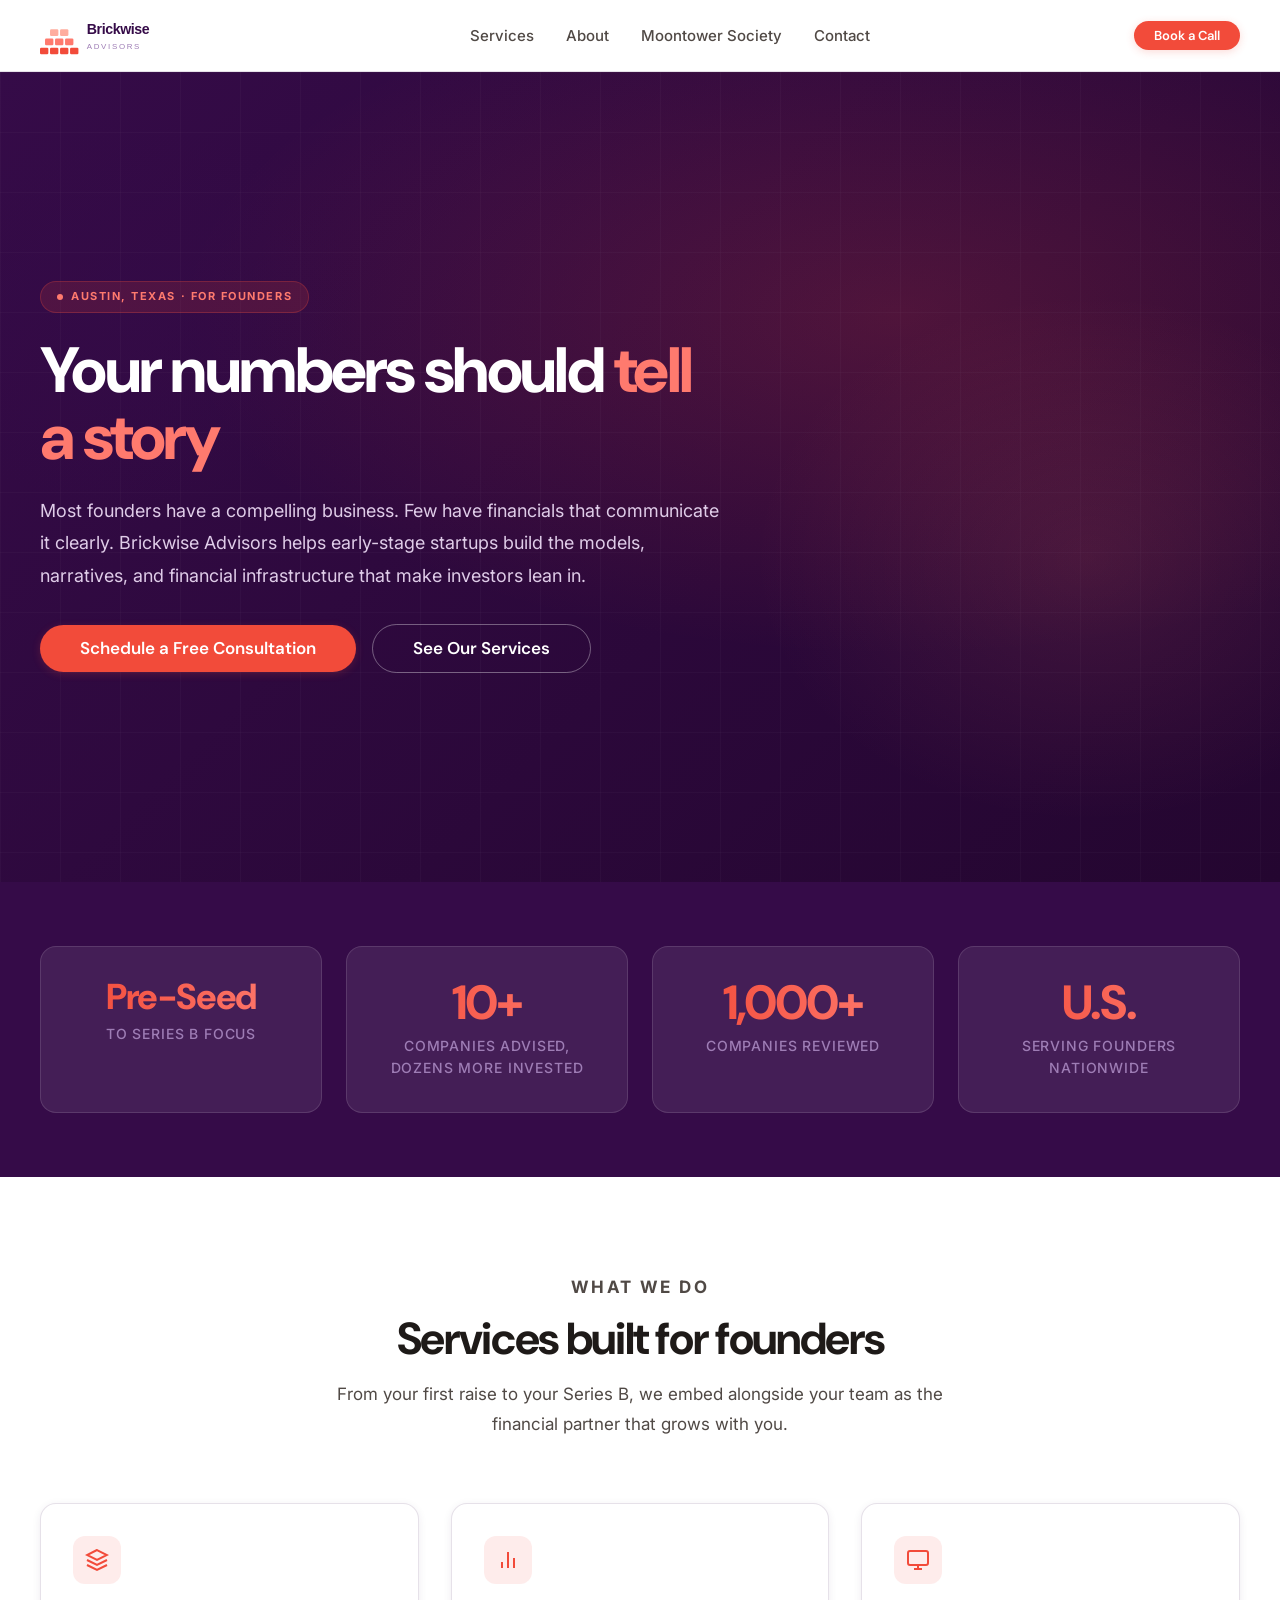
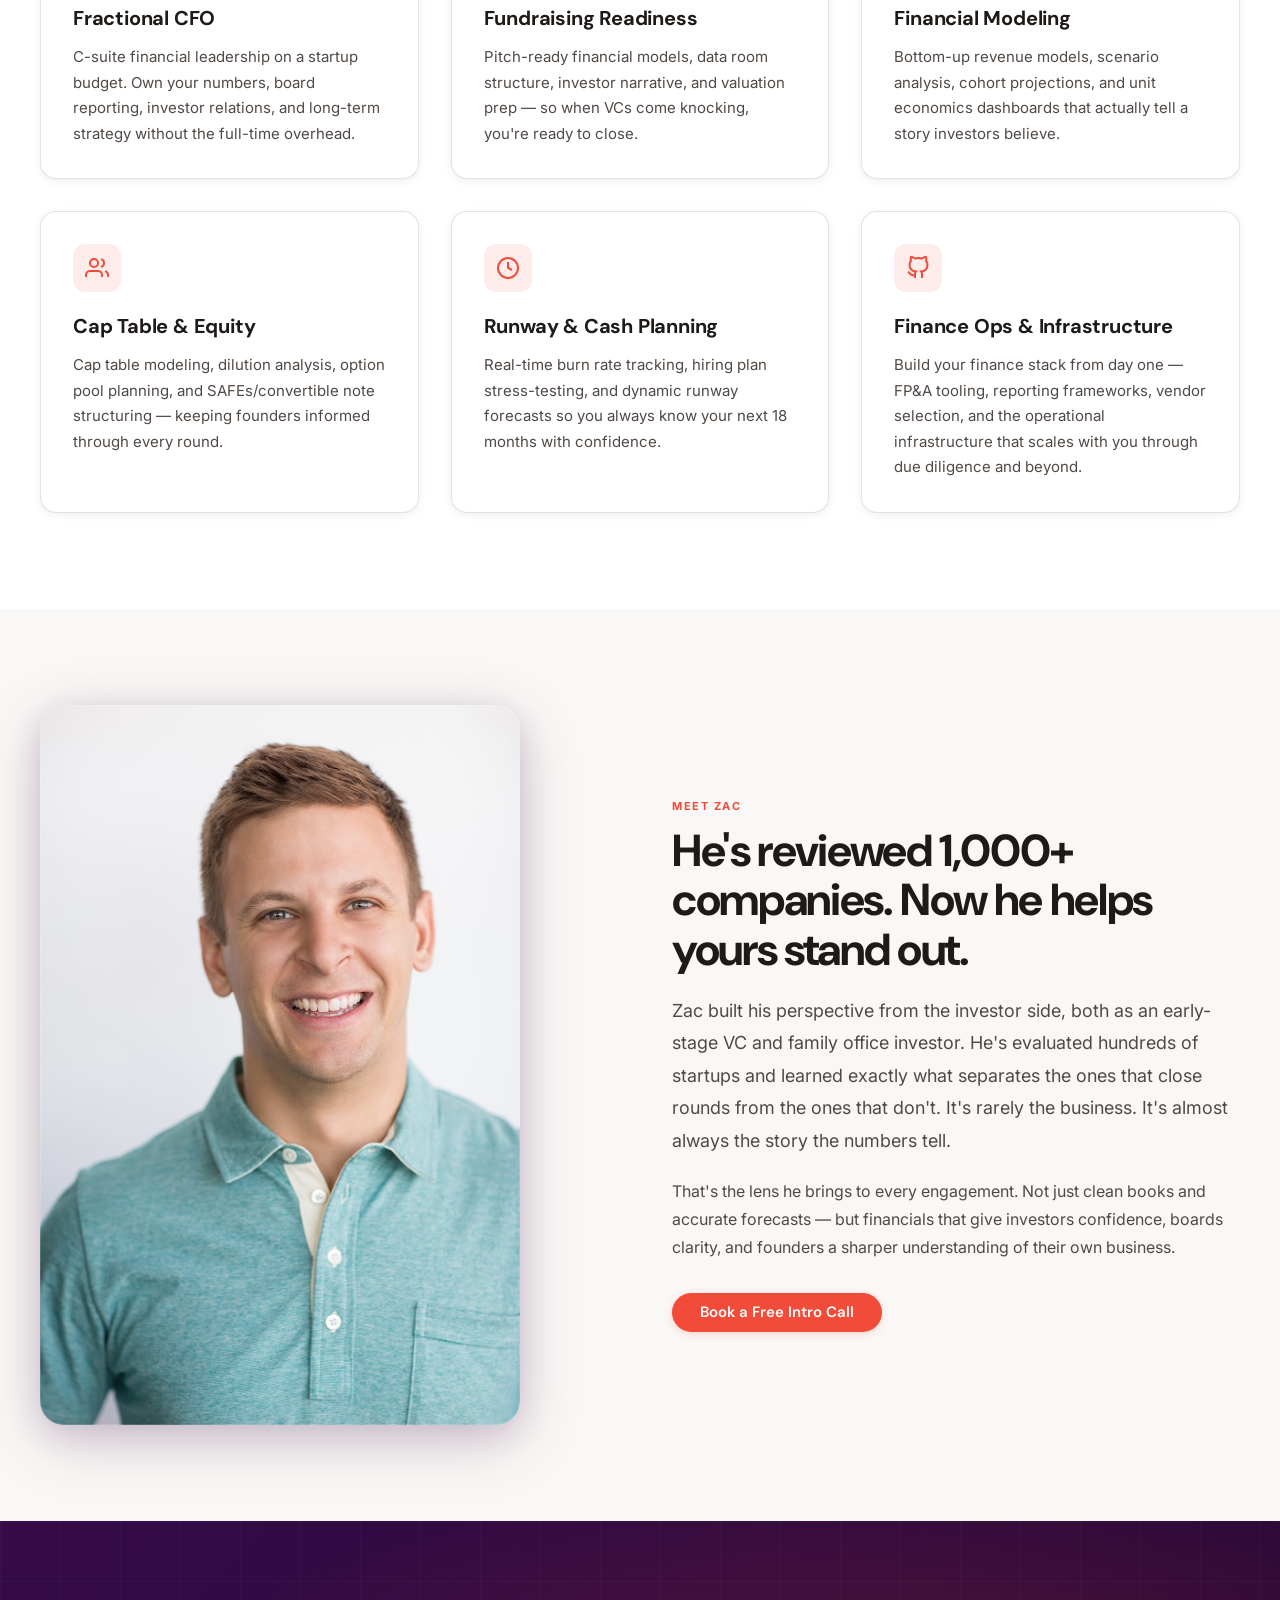
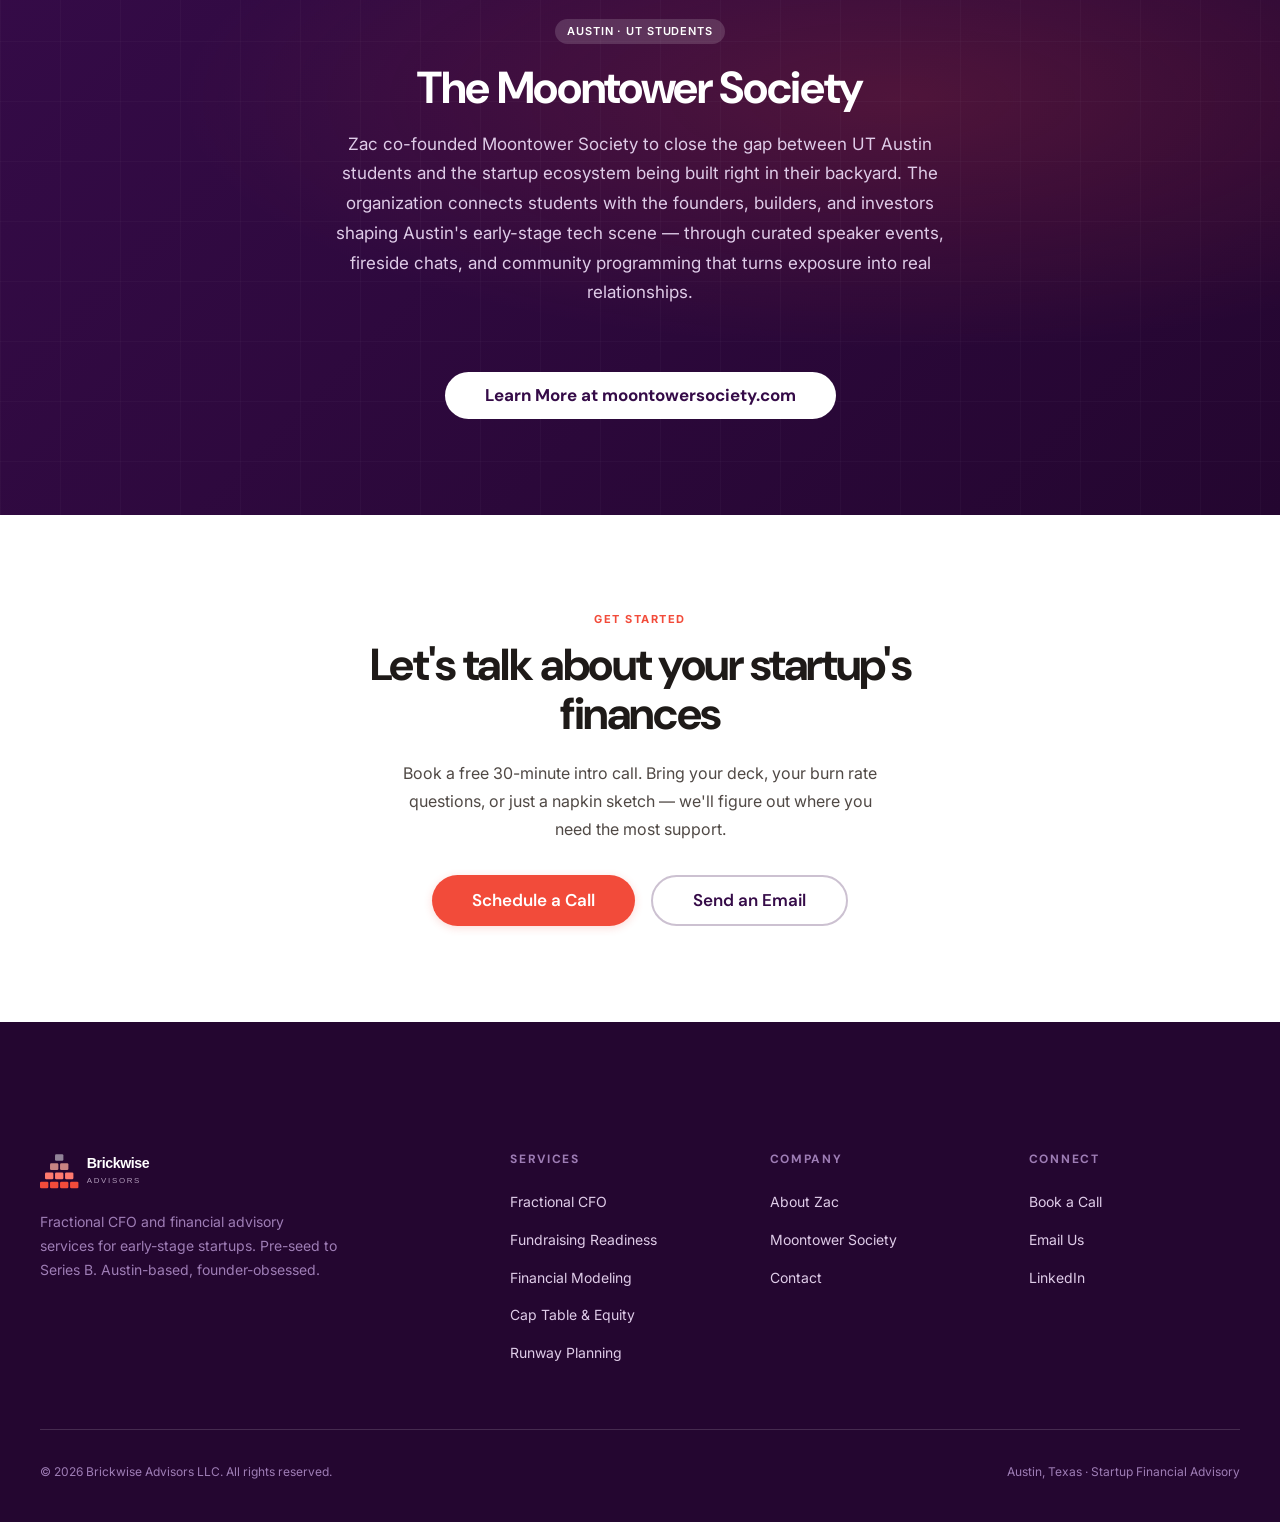
<file: index.html>
<!DOCTYPE html>
<html lang="en">
<head>
  <meta charset="UTF-8">
  <meta name="viewport" content="width=device-width, initial-scale=1.0">
  <title>Brickwise Advisors — Startup Financial Advisory</title>
  <meta name="description" content="Financial strategy and fractional CFO services for early-stage startups. Fundraising prep, financial modeling, and runway planning for founders.">

  <!-- Open Graph (link previews in iMessage, Slack, LinkedIn, etc.) -->
  <meta property="og:type" content="website">
  <meta property="og:title" content="Brickwise Advisors — Startup Financial Advisory">
  <meta property="og:description" content="Fractional CFO and financial advisory for early-stage startups. Fundraising prep, financial modeling, and runway planning for founders.">
  <meta property="og:image" content="https://brickwiseadvisors.com/og-card.png">
  <meta property="og:image:width" content="1200">
  <meta property="og:image:height" content="630">
  <meta property="og:url" content="https://brickwiseadvisors.com">
  <meta name="twitter:card" content="summary_large_image">

  <!-- Favicon (inline brick icon) -->
  <link rel="icon" type="image/svg+xml" href="data:image/svg+xml,<svg xmlns='http://www.w3.org/2000/svg' viewBox='0 0 32 32'><rect x='3' y='22' width='7' height='5' rx='1' fill='%23F24B3A'/><rect x='12' y='22' width='7' height='5' rx='1' fill='%23F24B3A'/><rect x='21' y='22' width='7' height='5' rx='1' fill='%23F24B3A'/><rect x='7' y='15' width='7' height='5' rx='1' fill='%23FF7A6E'/><rect x='17' y='15' width='7' height='5' rx='1' fill='%23FF7A6E'/><rect x='12' y='8' width='7' height='5' rx='1' fill='%23FFAD9E'/></svg>">

  <!-- Google Fonts -->
  <link rel="preconnect" href="https://fonts.googleapis.com">
  <link rel="preconnect" href="https://fonts.gstatic.com" crossorigin>
  <link href="https://fonts.googleapis.com/css2?family=DM+Sans:ital,opsz,wght@0,9..40,300..700;1,9..40,300..700&family=Inter:wght@300;400;500;600&family=JetBrains+Mono:wght@400;500&display=swap" rel="stylesheet">

  <!-- Design System -->
  <link rel="stylesheet" href="design-tokens.css">
  <link rel="stylesheet" href="components.css">

  <style>
    /* ── Mobile menu toggle ── */
    .nav-toggle {
      display: none;
      background: none;
      border: none;
      cursor: pointer;
      padding: var(--space-2);
      color: var(--color-aubergine-700);
    }
    .nav-toggle span {
      display: block;
      width: 22px;
      height: 2px;
      background: currentColor;
      border-radius: 2px;
      transition: all var(--duration-base) var(--ease-smooth-out);
    }
    .nav-toggle span + span { margin-top: 6px; }
    .nav-toggle.active span:nth-child(1) { transform: rotate(45deg) translate(4px, 4px); }
    .nav-toggle.active span:nth-child(2) { opacity: 0; }
    .nav-toggle.active span:nth-child(3) { transform: rotate(-45deg) translate(5px, -5px); }

    /* ── Scroll-reveal animations ── */
    .reveal {
      opacity: 0;
      transform: translateY(32px);
      transition: opacity 0.7s var(--ease-smooth-out), transform 0.7s var(--ease-smooth-out);
    }
    .reveal.visible {
      opacity: 1;
      transform: translateY(0);
    }
    .reveal-delay-1 { transition-delay: 0.1s; }
    .reveal-delay-2 { transition-delay: 0.2s; }
    .reveal-delay-3 { transition-delay: 0.3s; }

    /* ── Nav scroll state ── */
    .nav.scrolled { box-shadow: var(--shadow-sm); }

    /* ── About grid responsive ── */
    .about-grid {
      display: grid;
      grid-template-columns: 1fr 1fr;
      gap: var(--space-16);
      align-items: center;
    }

    /* ── Stat value size adjustment for text stats ── */
    .card-stat-value-sm {
      font-family: var(--font-display);
      font-size: var(--text-4xl);
      font-weight: 800;
      letter-spacing: var(--tracking-tight);
      background: var(--gradient-accent-coral);
      -webkit-background-clip: text;
      -webkit-text-fill-color: transparent;
      background-clip: text;
      line-height: 1;
      margin-bottom: var(--space-2);
    }

    /* ── Mobile overrides ── */
    @media (max-width: 768px) {
      .nav-toggle { display: flex; flex-direction: column; gap: 0; }

      .nav-links {
        display: flex;
        flex-direction: column;
        position: fixed;
        top: var(--nav-height);
        left: 0;
        right: 0;
        bottom: 0;
        background: rgba(255, 255, 255, 0.98);
        backdrop-filter: blur(20px);
        -webkit-backdrop-filter: blur(20px);
        padding: var(--space-10) var(--space-6);
        gap: var(--space-6);
        z-index: var(--z-overlay);
        opacity: 0;
        pointer-events: none;
        transform: translateY(-8px);
        transition: all var(--duration-slow) var(--ease-smooth-out);
      }
      .nav-links.open {
        opacity: 1;
        pointer-events: auto;
        transform: translateY(0);
      }
      .nav-links .nav-link {
        font-size: 1.25rem;
        font-weight: 600;
        color: var(--color-aubergine-700);
      }

      .about-grid {
        grid-template-columns: 1fr;
        gap: var(--space-10);
      }
      .about-grid .avatar {
        max-width: 360px;
        margin-inline: auto;
      }
    }
  </style>
</head>
<body>

  <!-- ═══════════════════════════════
       NAV
       ═══════════════════════════════ -->
  <header>
    <nav class="nav" id="nav">
      <div class="container nav-inner">
        <a href="/" class="nav-logo" aria-label="Brickwise Advisors home">
          <img src="logo.svg" alt="Brickwise Advisors" height="40">
        </a>

        <ul class="nav-links" id="navLinks">
          <li><a href="#services"  class="nav-link">Services</a></li>
          <li><a href="#about"     class="nav-link">About</a></li>
          <li><a href="#moontower" class="nav-link">Moontower Society</a></li>
          <li><a href="#contact"   class="nav-link">Contact</a></li>
        </ul>

        <div class="nav-cta">
          <a href="https://calendly.com/zac-brickwiseadvisors" target="_blank" rel="noopener"
             class="btn btn-primary btn-sm">
            Book a Call
          </a>
          <button class="nav-toggle" id="navToggle" aria-label="Toggle menu" aria-expanded="false">
            <span></span><span></span><span></span>
          </button>
        </div>
      </div>
    </nav>
  </header>

  <main>

    <!-- ═══════════════════════════════
         HERO
         ═══════════════════════════════ -->
    <section class="hero">
      <div class="hero-grid-overlay"></div>
      <div class="container">
        <div class="hero-content">
          <div class="hero-eyebrow">
            <svg width="6" height="6" viewBox="0 0 6 6"><circle cx="3" cy="3" r="3" fill="currentColor"/></svg>
            Austin, Texas · For Founders
          </div>
          <h1>Your numbers should <span>tell a story</span></h1>
          <p class="lead">
            Most founders have a compelling business. Few have financials that communicate
            it clearly. Brickwise Advisors helps early-stage startups build the models,
            narratives, and financial infrastructure that make investors lean in.
          </p>
          <div class="hero-cta">
            <a href="https://calendly.com/zac-brickwiseadvisors" target="_blank" rel="noopener"
               class="btn btn-primary btn-lg">
              Schedule a Free Consultation
            </a>
            <a href="#services" class="btn btn-ghost-dark btn-lg">
              See Our Services
            </a>
          </div>
        </div>
      </div>
    </section>


    <!-- ═══════════════════════════════
         STATS STRIP
         ═══════════════════════════════ -->
    <section style="background: var(--surface-dark-primary); padding-block: var(--space-16);">
      <div class="container">
        <div class="grid-4">

          <div class="card-stat reveal">
            <div class="card-stat-value-sm">Pre-Seed</div>
            <div class="card-stat-label">to Series B Focus</div>
          </div>

          <div class="card-stat reveal reveal-delay-1">
            <div class="card-stat-value">10+</div>
            <div class="card-stat-label">Companies Advised, Dozens More Invested</div>
          </div>

          <div class="card-stat reveal reveal-delay-2">
            <div class="card-stat-value">1,000+</div>
            <div class="card-stat-label">Companies Reviewed</div>
          </div>

          <div class="card-stat reveal reveal-delay-3">
            <div class="card-stat-value">U.S.</div>
            <div class="card-stat-label">Serving Founders Nationwide</div>
          </div>

        </div>
      </div>
    </section>


    <!-- ═══════════════════════════════
         SERVICES
         ═══════════════════════════════ -->
    <section id="services" class="section bg-light">
      <div class="container">

        <div class="section-header reveal">
          <p class="overline">What We Do</p>
          <h2>Services built for founders</h2>
          <p>From your first raise to your Series B, we embed alongside your team
             as the financial partner that grows with you.</p>
        </div>

        <div class="grid-3">

          <div class="card-service reveal">
            <div class="card-service-icon">
              <svg width="24" height="24" viewBox="0 0 24 24" fill="none" stroke="currentColor" stroke-width="2"><path d="M12 2L2 7l10 5 10-5-10-5z"/><path d="M2 17l10 5 10-5"/><path d="M2 12l10 5 10-5"/></svg>
            </div>
            <h4>Fractional CFO</h4>
            <p style="color:var(--text-on-light-secondary);margin-top:var(--space-3);font-size:0.9375rem;line-height:1.7;">
              C-suite financial leadership on a startup budget. Own your numbers,
              board reporting, investor relations, and long-term strategy without
              the full-time overhead.
            </p>
          </div>

          <div class="card-service reveal reveal-delay-1">
            <div class="card-service-icon">
              <svg width="24" height="24" viewBox="0 0 24 24" fill="none" stroke="currentColor" stroke-width="2"><line x1="18" y1="20" x2="18" y2="10"/><line x1="12" y1="20" x2="12" y2="4"/><line x1="6" y1="20" x2="6" y2="14"/></svg>
            </div>
            <h4>Fundraising Readiness</h4>
            <p style="color:var(--text-on-light-secondary);margin-top:var(--space-3);font-size:0.9375rem;line-height:1.7;">
              Pitch-ready financial models, data room structure, investor narrative,
              and valuation prep — so when VCs come knocking, you're ready to close.
            </p>
          </div>

          <div class="card-service reveal reveal-delay-2">
            <div class="card-service-icon">
              <svg width="24" height="24" viewBox="0 0 24 24" fill="none" stroke="currentColor" stroke-width="2"><rect x="2" y="3" width="20" height="14" rx="2"/><path d="M8 21h8M12 17v4"/></svg>
            </div>
            <h4>Financial Modeling</h4>
            <p style="color:var(--text-on-light-secondary);margin-top:var(--space-3);font-size:0.9375rem;line-height:1.7;">
              Bottom-up revenue models, scenario analysis, cohort projections,
              and unit economics dashboards that actually tell a story investors
              believe.
            </p>
          </div>

          <div class="card-service reveal">
            <div class="card-service-icon">
              <svg width="24" height="24" viewBox="0 0 24 24" fill="none" stroke="currentColor" stroke-width="2"><path d="M17 21v-2a4 4 0 00-4-4H5a4 4 0 00-4 4v2"/><circle cx="9" cy="7" r="4"/><path d="M23 21v-2a4 4 0 00-3-3.87"/><path d="M16 3.13a4 4 0 010 7.75"/></svg>
            </div>
            <h4>Cap Table &amp; Equity</h4>
            <p style="color:var(--text-on-light-secondary);margin-top:var(--space-3);font-size:0.9375rem;line-height:1.7;">
              Cap table modeling, dilution analysis, option pool planning,
              and SAFEs/convertible note structuring — keeping founders informed
              through every round.
            </p>
          </div>

          <div class="card-service reveal reveal-delay-1">
            <div class="card-service-icon">
              <svg width="24" height="24" viewBox="0 0 24 24" fill="none" stroke="currentColor" stroke-width="2"><circle cx="12" cy="12" r="10"/><polyline points="12 6 12 12 16 14"/></svg>
            </div>
            <h4>Runway &amp; Cash Planning</h4>
            <p style="color:var(--text-on-light-secondary);margin-top:var(--space-3);font-size:0.9375rem;line-height:1.7;">
              Real-time burn rate tracking, hiring plan stress-testing, and
              dynamic runway forecasts so you always know your next 18 months
              with confidence.
            </p>
          </div>

          <div class="card-service reveal reveal-delay-2">
            <div class="card-service-icon">
              <svg width="24" height="24" viewBox="0 0 24 24" fill="none" stroke="currentColor" stroke-width="2"><path d="M9 19c-5 1.5-5-2.5-7-3m14 6v-3.87a3.37 3.37 0 00-.94-2.61c3.14-.35 6.44-1.54 6.44-7A5.44 5.44 0 0020 4.77 5.07 5.07 0 0019.91 1S18.73.65 16 2.48a13.38 13.38 0 00-7 0C6.27.65 5.09 1 5.09 1A5.07 5.07 0 005 4.77a5.44 5.44 0 00-1.5 3.78c0 5.42 3.3 6.61 6.44 7A3.37 3.37 0 009 18.13V22"/></svg>
            </div>
            <h4>Finance Ops &amp; Infrastructure</h4>
            <p style="color:var(--text-on-light-secondary);margin-top:var(--space-3);font-size:0.9375rem;line-height:1.7;">
              Build your finance stack from day one — FP&amp;A tooling, reporting
              frameworks, vendor selection, and the operational infrastructure
              that scales with you through due diligence and beyond.
            </p>
          </div>

        </div>
      </div>
    </section>


    <!-- ═══════════════════════════════
         ABOUT / HEADSHOT
         ═══════════════════════════════ -->
    <section id="about" class="section bg-warm">
      <div class="container">
        <div class="about-grid">

          <div class="avatar reveal" style="max-width:480px;">
            <img src="Zac_staff_photo_gift.jpg" alt="Zac, Founder — Brickwise Advisors">
          </div>

          <div class="reveal reveal-delay-1">
            <p class="overline">Meet Zac</p>
            <h2 style="margin-top:var(--space-3);margin-bottom:var(--space-5);">
              He's reviewed 1,000+ companies. Now he helps yours stand out.
            </h2>
            <p class="lead" style="margin-bottom:var(--space-5);">
              Zac built his perspective from the investor side, both as an early-stage
              VC and family office investor. He's evaluated hundreds of startups and learned
              exactly what separates the ones that close rounds from the ones that don't.
              It's rarely the business. It's almost always the story the numbers tell.
            </p>
            <p style="color:var(--text-on-light-secondary);line-height:1.75;margin-bottom:var(--space-8);">
              That's the lens he brings to every engagement. Not just clean books and
              accurate forecasts — but financials that give investors confidence, boards
              clarity, and founders a sharper understanding of their own business.
            </p>
            <a href="https://calendly.com/zac-brickwiseadvisors" target="_blank" rel="noopener"
               class="btn btn-primary">
              Book a Free Intro Call
            </a>
          </div>

        </div>
      </div>
    </section>


    <!-- ═══════════════════════════════
         MOONTOWER SOCIETY
         ═══════════════════════════════ -->
    <section id="moontower" class="section" style="background:var(--gradient-mesh-hero);position:relative;overflow:hidden;">
      <div class="hero-grid-overlay"></div>
      <div class="container" style="position:relative;z-index:1;">

        <div class="section-header reveal">
          <span class="badge badge-on-dark" style="margin-bottom:var(--space-5);">Austin · UT Students</span>
          <h2 style="color:#fff;">The Moontower Society</h2>
          <p style="color:var(--text-on-dark-secondary);margin-top:var(--space-4);">
            Zac co-founded Moontower Society to close the gap between UT Austin students
            and the startup ecosystem being built right in their backyard. The organization
            connects students with the founders, builders, and investors shaping Austin's
            early-stage tech scene — through curated speaker events, fireside chats, and
            community programming that turns exposure into real relationships.
          </p>
        </div>

        <div style="text-align:center;margin-top:var(--space-8);" class="reveal reveal-delay-1">
          <a href="https://moontowersociety.com" target="_blank" rel="noopener"
             class="btn btn-primary-dark btn-lg">
            Learn More at moontowersociety.com
          </a>
        </div>

      </div>
    </section>


    <!-- ═══════════════════════════════
         FINAL CTA
         ═══════════════════════════════ -->
    <section id="contact" class="section bg-light" style="text-align:center;">
      <div class="container">
        <div class="reveal">
          <p class="overline" style="margin-bottom:var(--space-3);">Get Started</p>
          <h2 style="max-width:560px;margin-inline:auto;margin-bottom:var(--space-5);">
            Let's talk about your startup's finances
          </h2>
          <p style="color:var(--text-on-light-secondary);max-width:500px;margin-inline:auto;line-height:1.75;margin-bottom:var(--space-8);">
            Book a free 30-minute intro call. Bring your deck, your burn rate questions,
            or just a napkin sketch — we'll figure out where you need the most support.
          </p>
          <div style="display:flex;justify-content:center;gap:var(--space-4);flex-wrap:wrap;">
            <a href="https://calendly.com/zac-brickwiseadvisors" target="_blank" rel="noopener"
               class="btn btn-primary btn-lg">
              Schedule a Call
            </a>
            <a href="mailto:zac@brickwiseadvisors.com" class="btn btn-secondary btn-lg">
              Send an Email
            </a>
          </div>
        </div>
      </div>
    </section>

  </main>


  <!-- ═══════════════════════════════
       FOOTER
       ═══════════════════════════════ -->
  <footer class="footer">
    <div class="container">
      <div class="footer-grid">

        <div>
          <img src="logo-dark.svg" alt="Brickwise Advisors" height="40">
          <p class="footer-brand-desc">
            Fractional CFO and financial advisory services for early-stage startups.
            Pre-seed to Series B. Austin-based, founder-obsessed.
          </p>
        </div>

        <div>
          <p class="footer-heading">Services</p>
          <ul class="footer-links">
            <li><a href="#services" class="footer-link">Fractional CFO</a></li>
            <li><a href="#services" class="footer-link">Fundraising Readiness</a></li>
            <li><a href="#services" class="footer-link">Financial Modeling</a></li>
            <li><a href="#services" class="footer-link">Cap Table &amp; Equity</a></li>
            <li><a href="#services" class="footer-link">Runway Planning</a></li>
          </ul>
        </div>

        <div>
          <p class="footer-heading">Company</p>
          <ul class="footer-links">
            <li><a href="#about"     class="footer-link">About Zac</a></li>
            <li><a href="#moontower" class="footer-link">Moontower Society</a></li>
            <li><a href="#contact"   class="footer-link">Contact</a></li>
          </ul>
        </div>

        <div>
          <p class="footer-heading">Connect</p>
          <ul class="footer-links">
            <li><a href="https://calendly.com/zac-brickwiseadvisors" class="footer-link" target="_blank" rel="noopener">Book a Call</a></li>
            <li><a href="mailto:zac@brickwiseadvisors.com" class="footer-link">Email Us</a></li>
            <li><a href="https://www.linkedin.com/in/zacharyrollins/" class="footer-link" target="_blank" rel="noopener">LinkedIn</a></li>
          </ul>
        </div>

      </div>

      <div class="footer-bottom">
        <span>&copy; 2026 Brickwise Advisors LLC. All rights reserved.</span>
        <span>Austin, Texas &middot; Startup Financial Advisory</span>
      </div>
    </div>
  </footer>


  <!-- ═══════════════════════════════
       SCRIPTS
       ═══════════════════════════════ -->
  <script>
    // ── Mobile menu toggle ──
    const toggle = document.getElementById('navToggle');
    const navLinks = document.getElementById('navLinks');

    toggle.addEventListener('click', () => {
      const open = navLinks.classList.toggle('open');
      toggle.classList.toggle('active', open);
      toggle.setAttribute('aria-expanded', open);
    });

    navLinks.querySelectorAll('.nav-link').forEach(link => {
      link.addEventListener('click', () => {
        navLinks.classList.remove('open');
        toggle.classList.remove('active');
        toggle.setAttribute('aria-expanded', 'false');
      });
    });

    // ── Nav scroll shadow ──
    const nav = document.getElementById('nav');
    window.addEventListener('scroll', () => {
      nav.classList.toggle('scrolled', window.scrollY > 16);
    }, { passive: true });

    // ── Scroll reveal (IntersectionObserver) ──
    const reveals = document.querySelectorAll('.reveal');
    const observer = new IntersectionObserver((entries) => {
      entries.forEach(entry => {
        if (entry.isIntersecting) {
          entry.target.classList.add('visible');
          observer.unobserve(entry.target);
        }
      });
    }, { threshold: 0.15, rootMargin: '0px 0px -40px 0px' });

    reveals.forEach(el => observer.observe(el));

    // ── Active nav link on scroll ──
    const sections = document.querySelectorAll('section[id]');
    window.addEventListener('scroll', () => {
      const scrollY = window.scrollY + 100;
      sections.forEach(section => {
        const top = section.offsetTop;
        const height = section.offsetHeight;
        const id = section.getAttribute('id');
        const link = document.querySelector(`.nav-link[href="#${id}"]`);
        if (link) {
          link.classList.toggle('active', scrollY >= top && scrollY < top + height);
        }
      });
    }, { passive: true });
  </script>

</body>
</html>
</file>
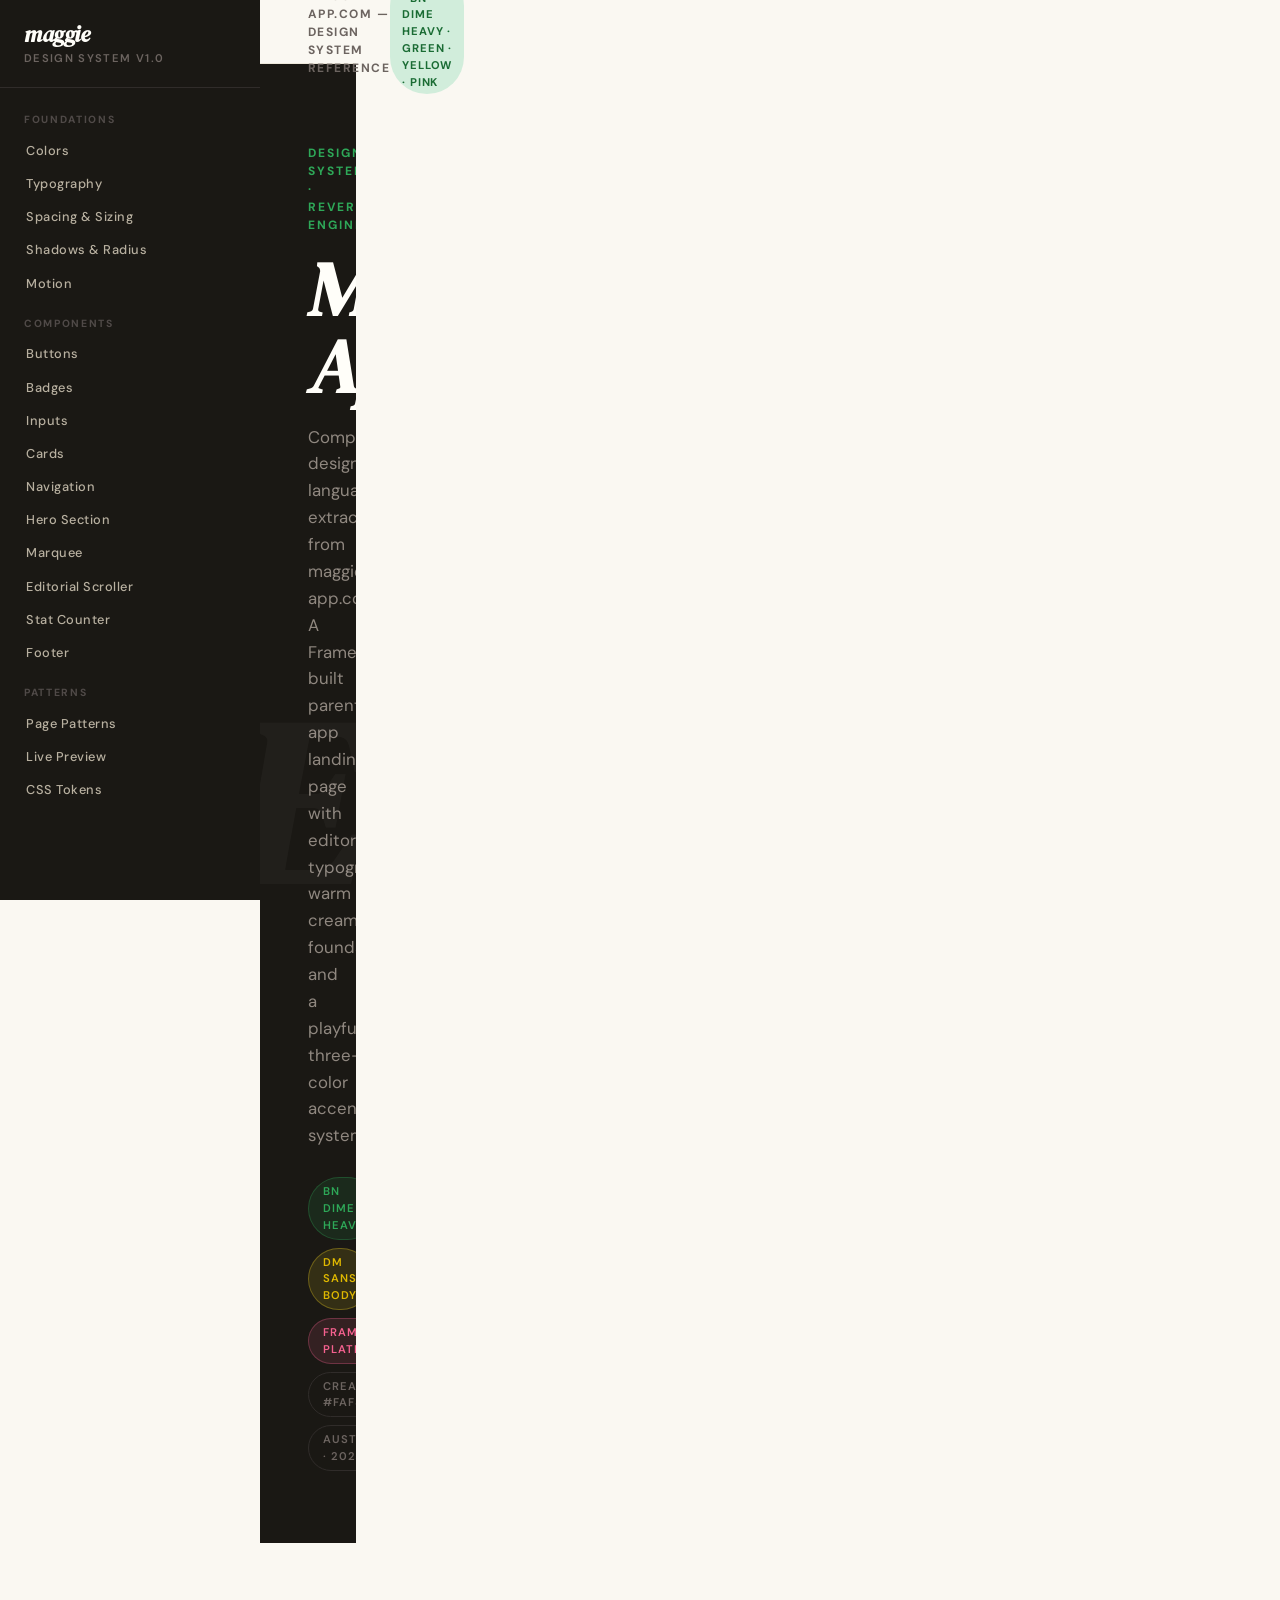
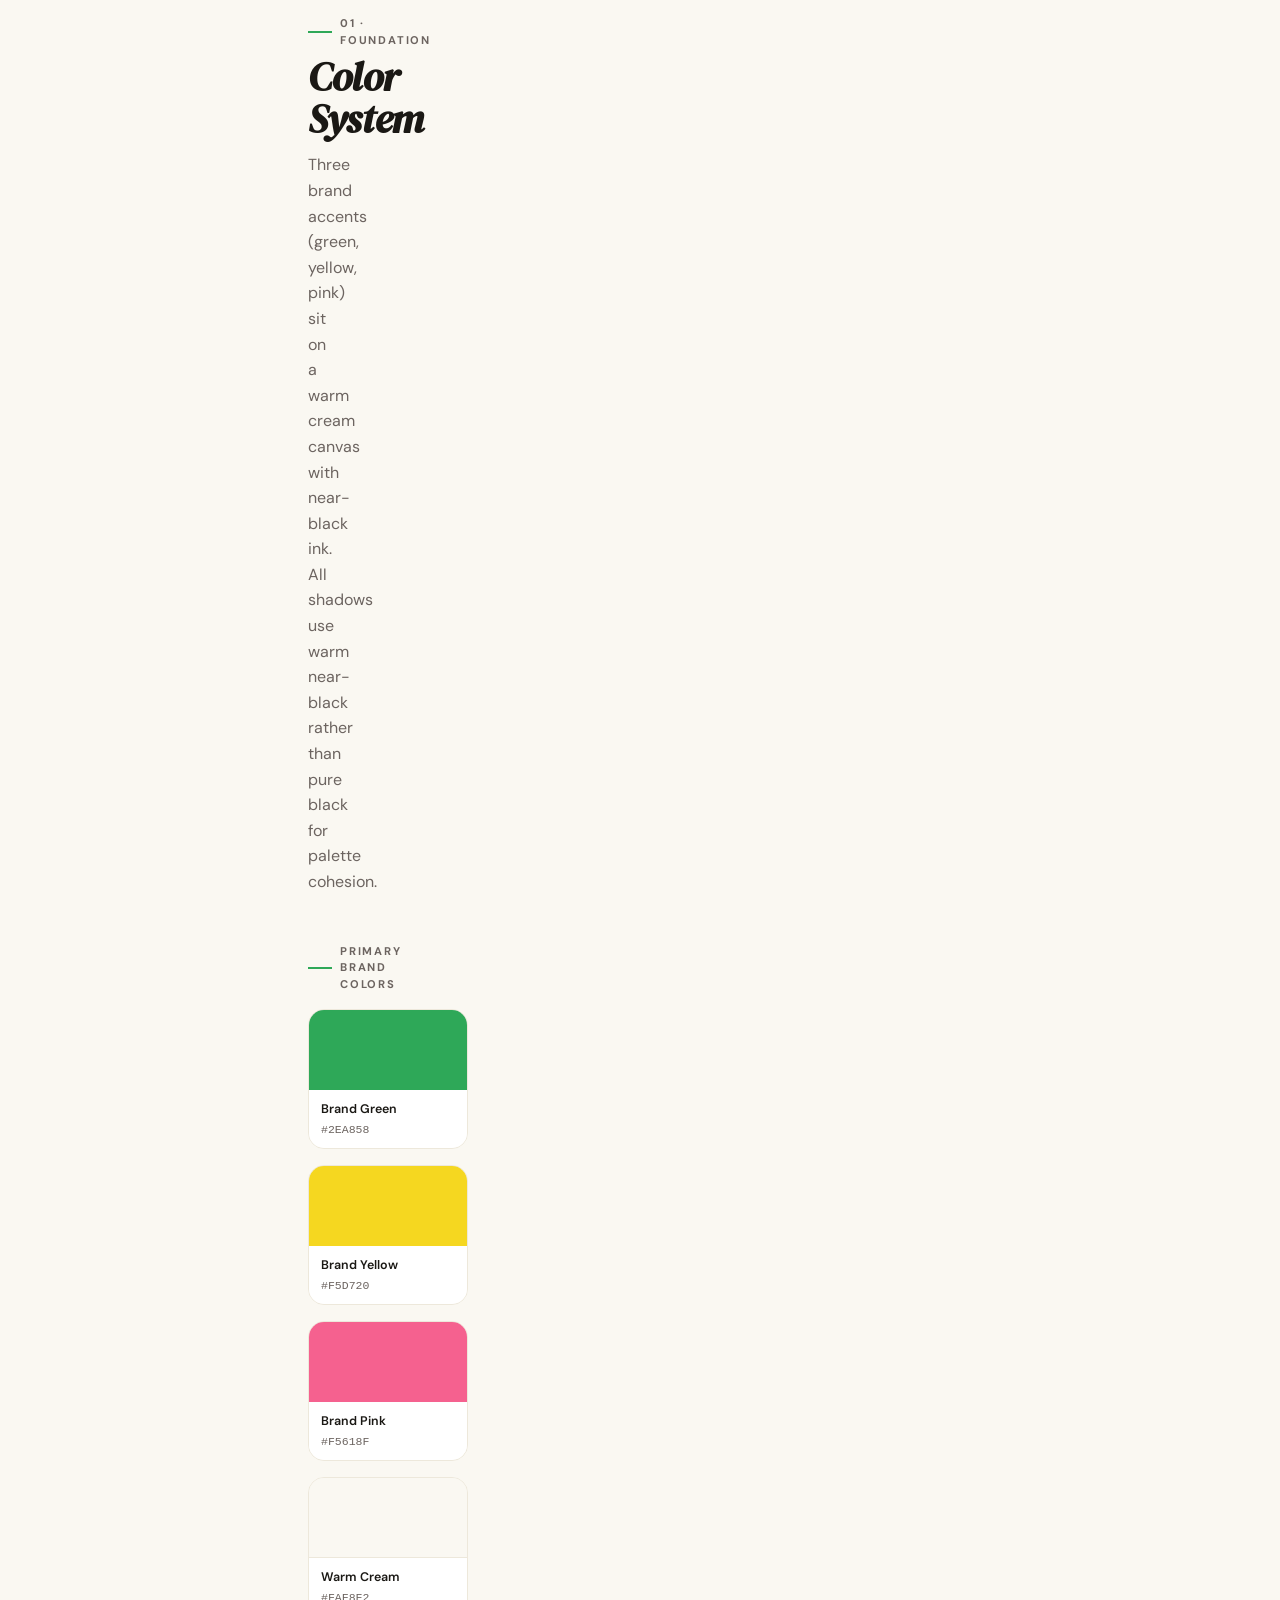
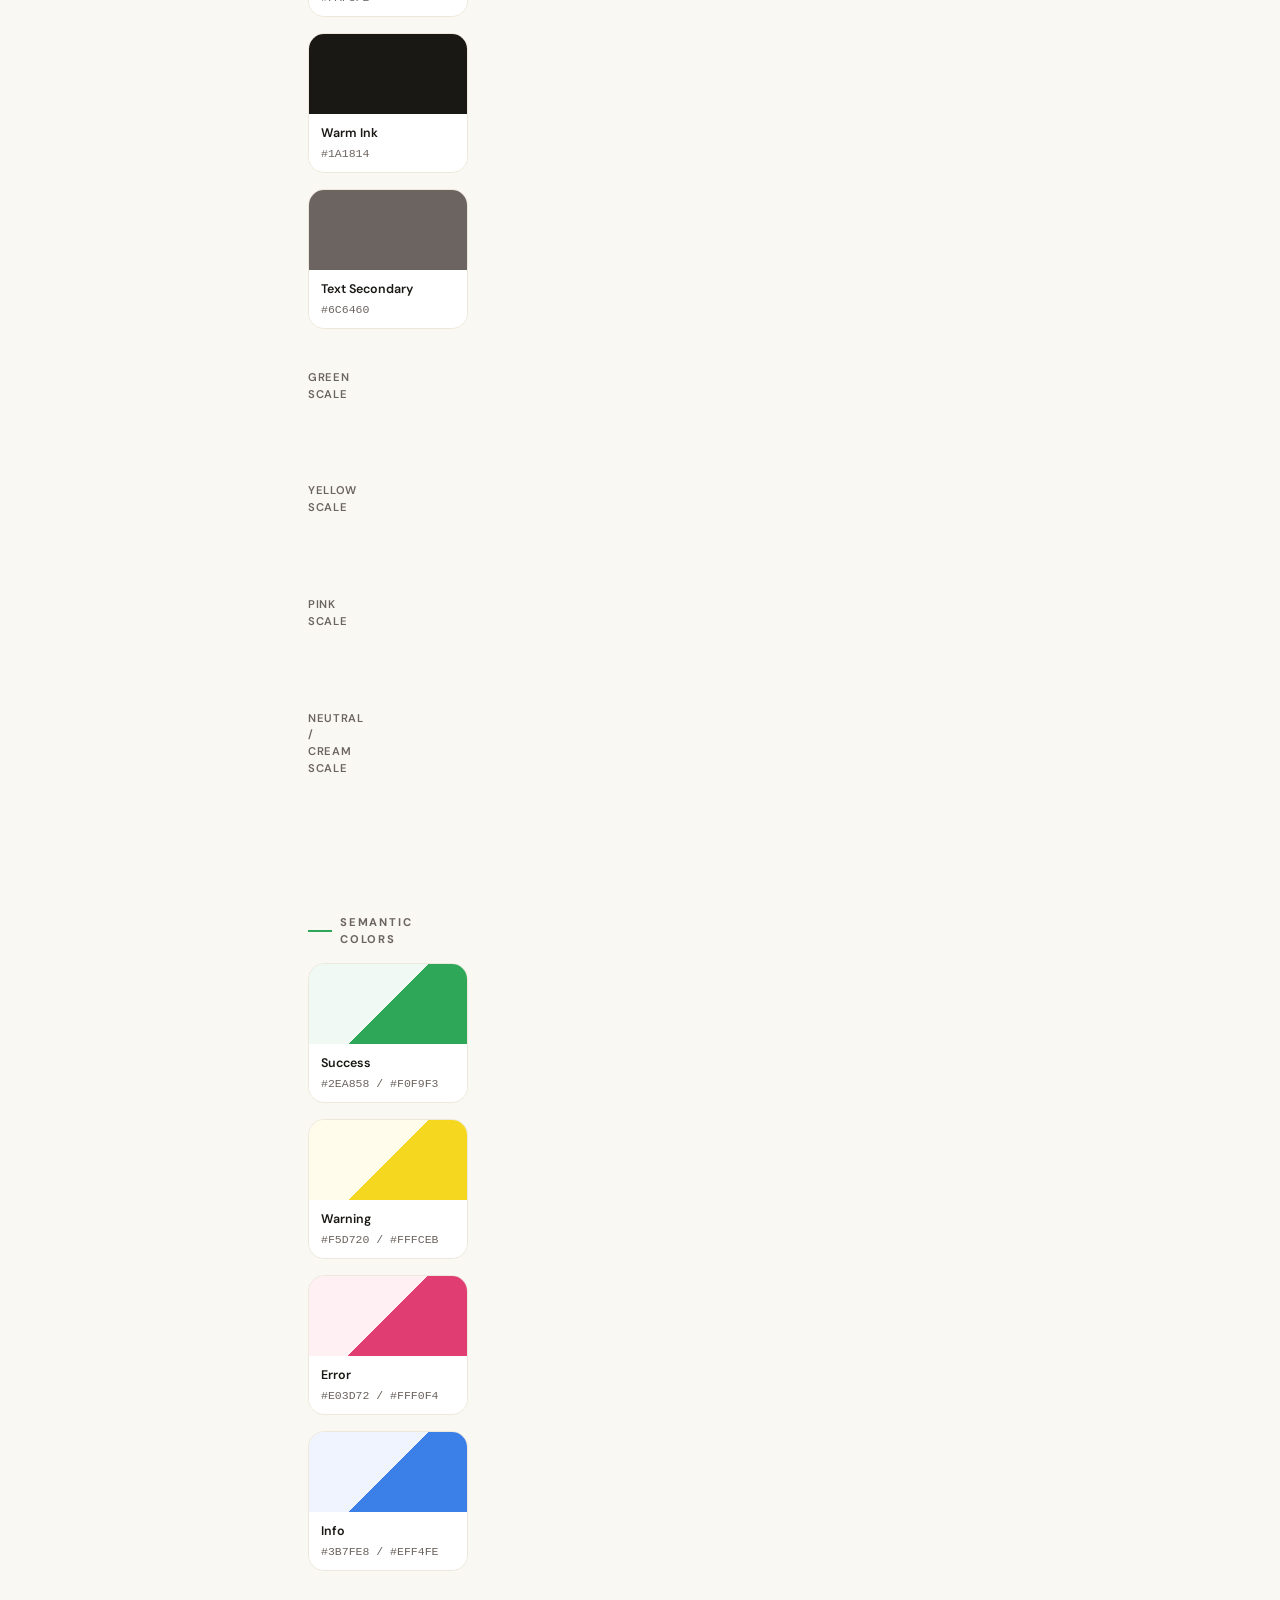
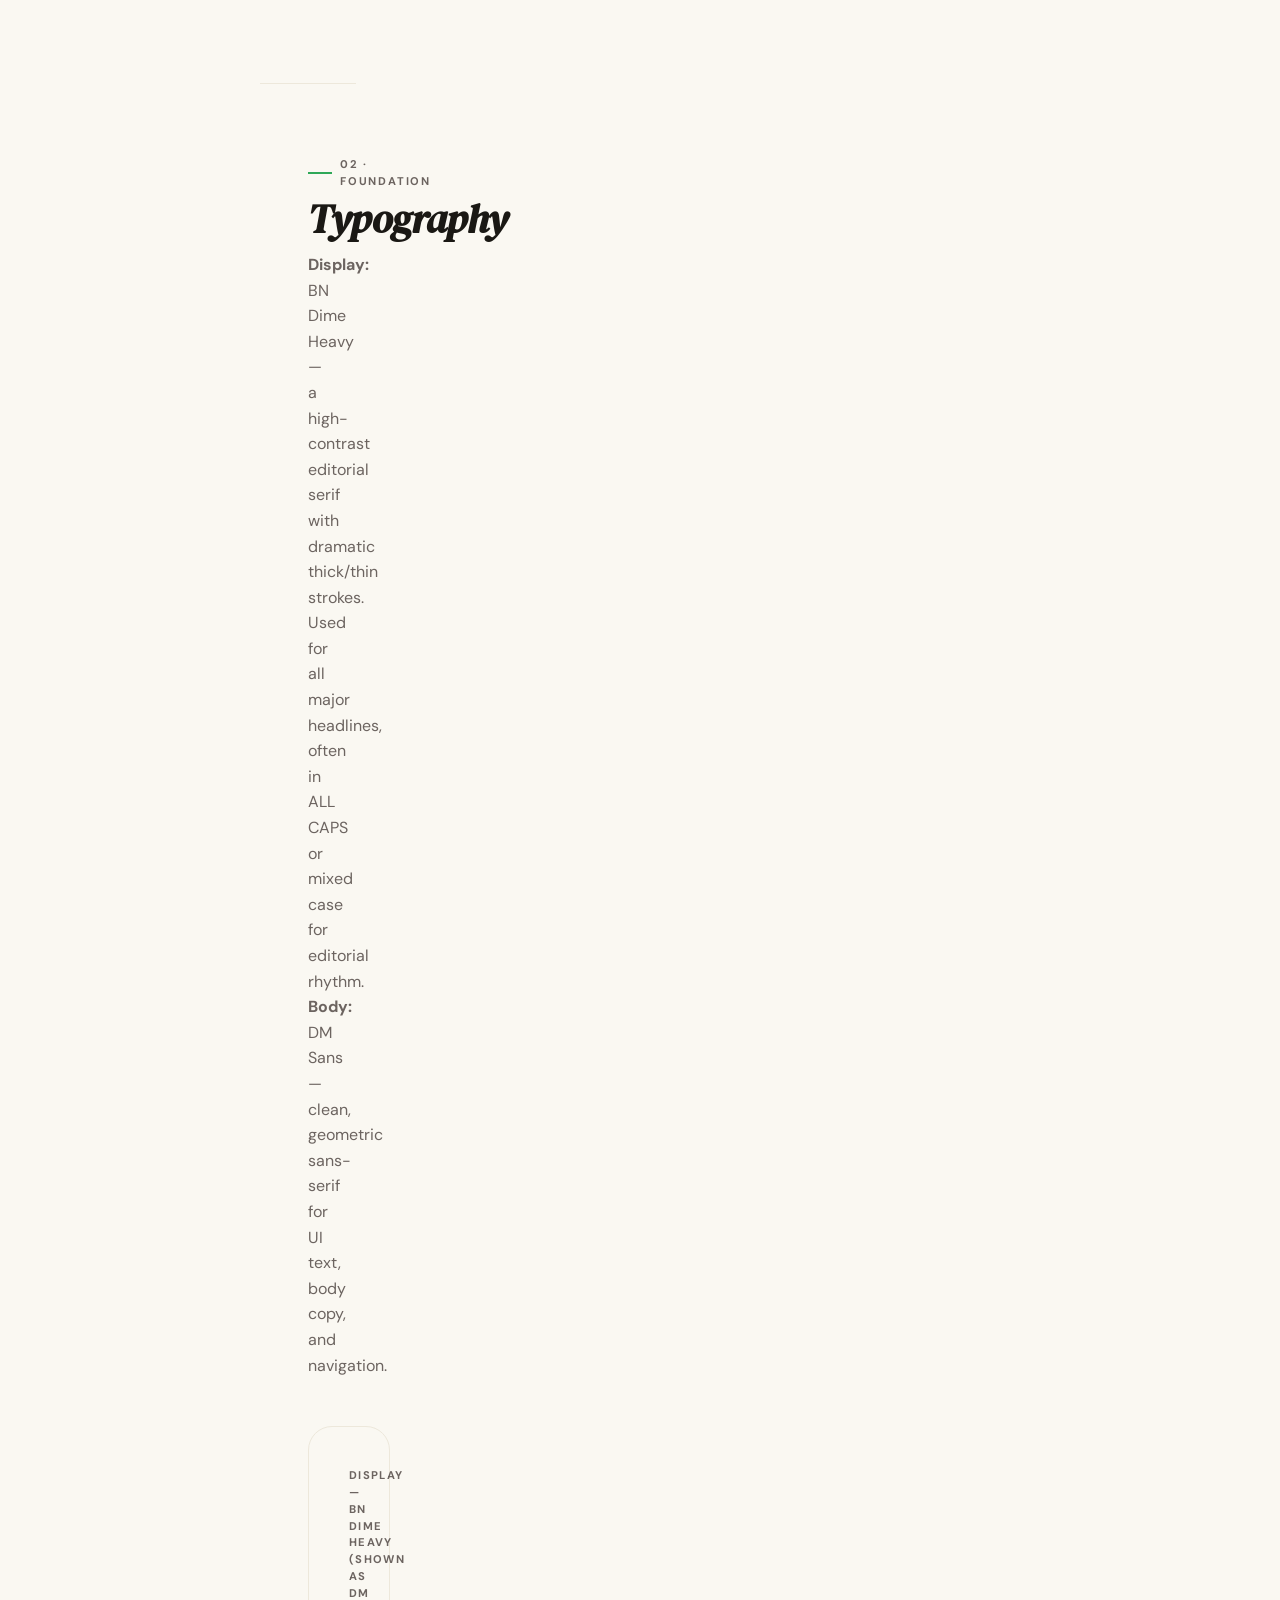
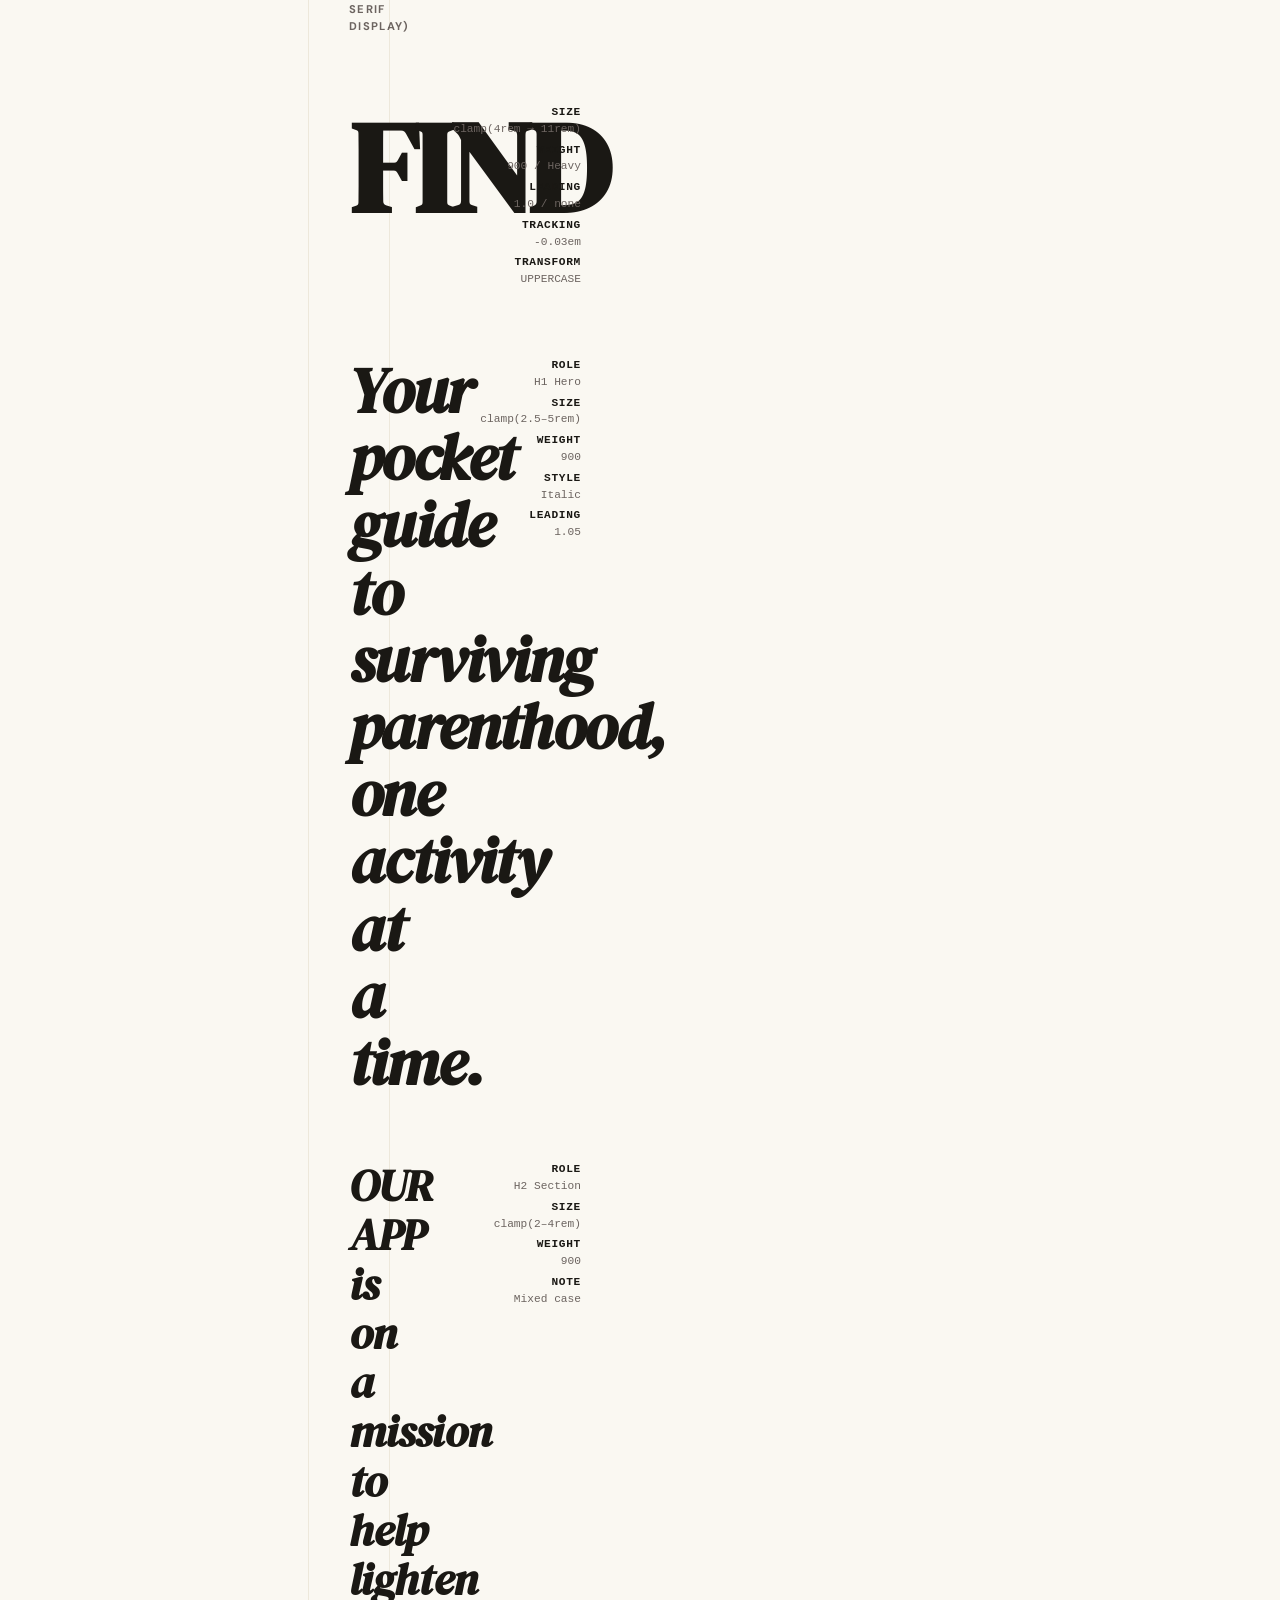
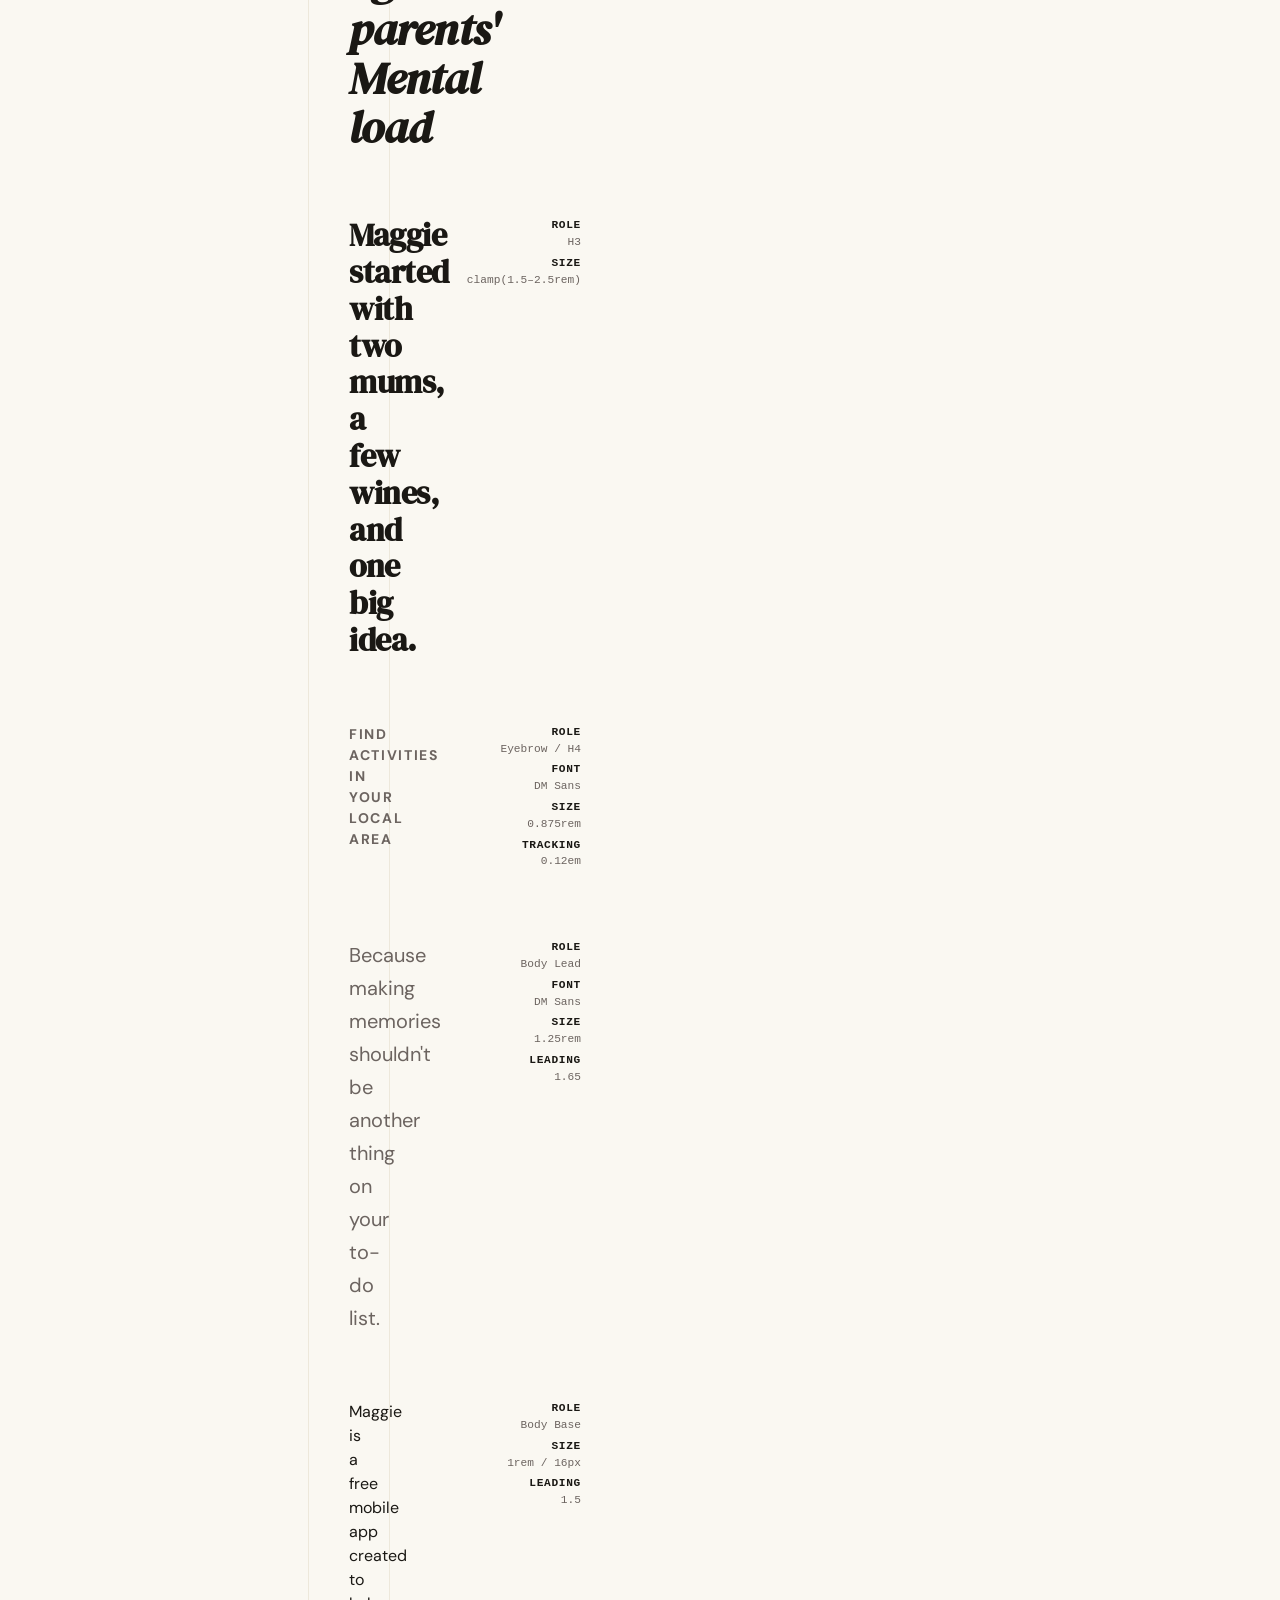
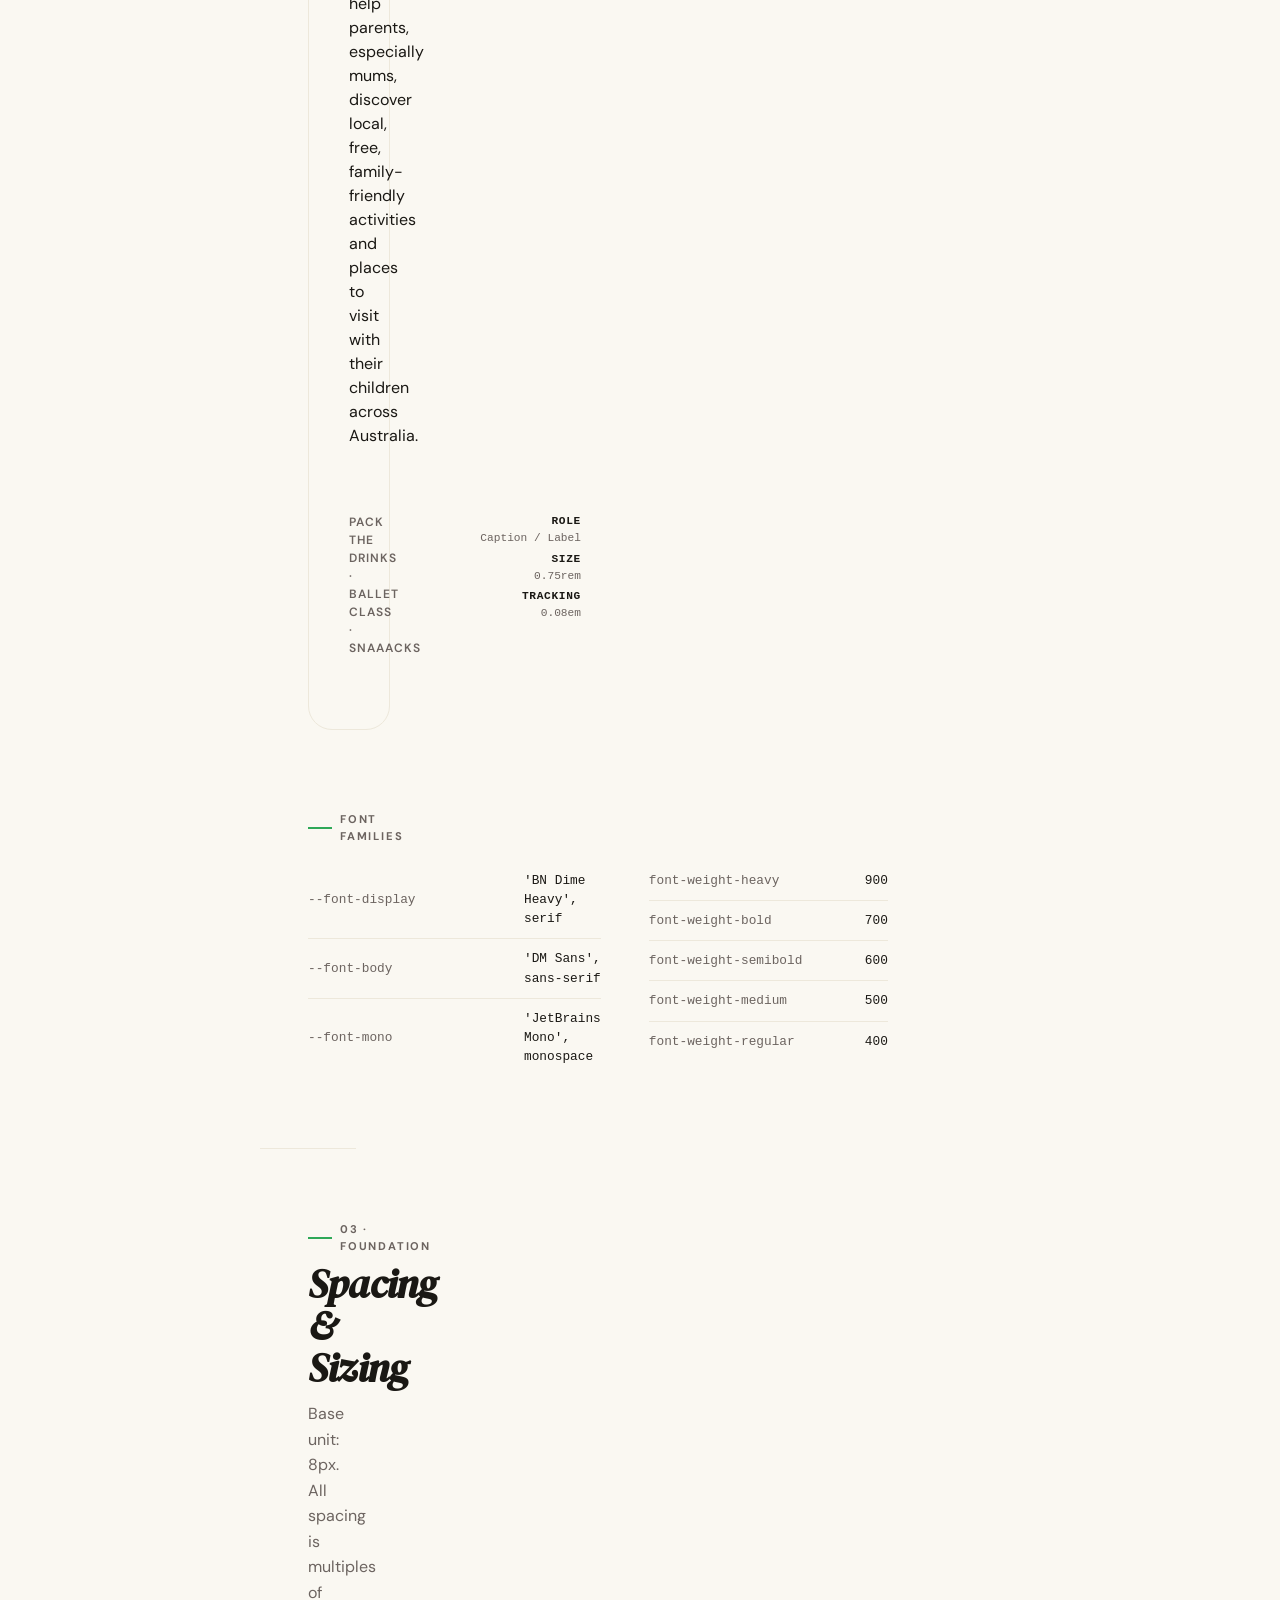
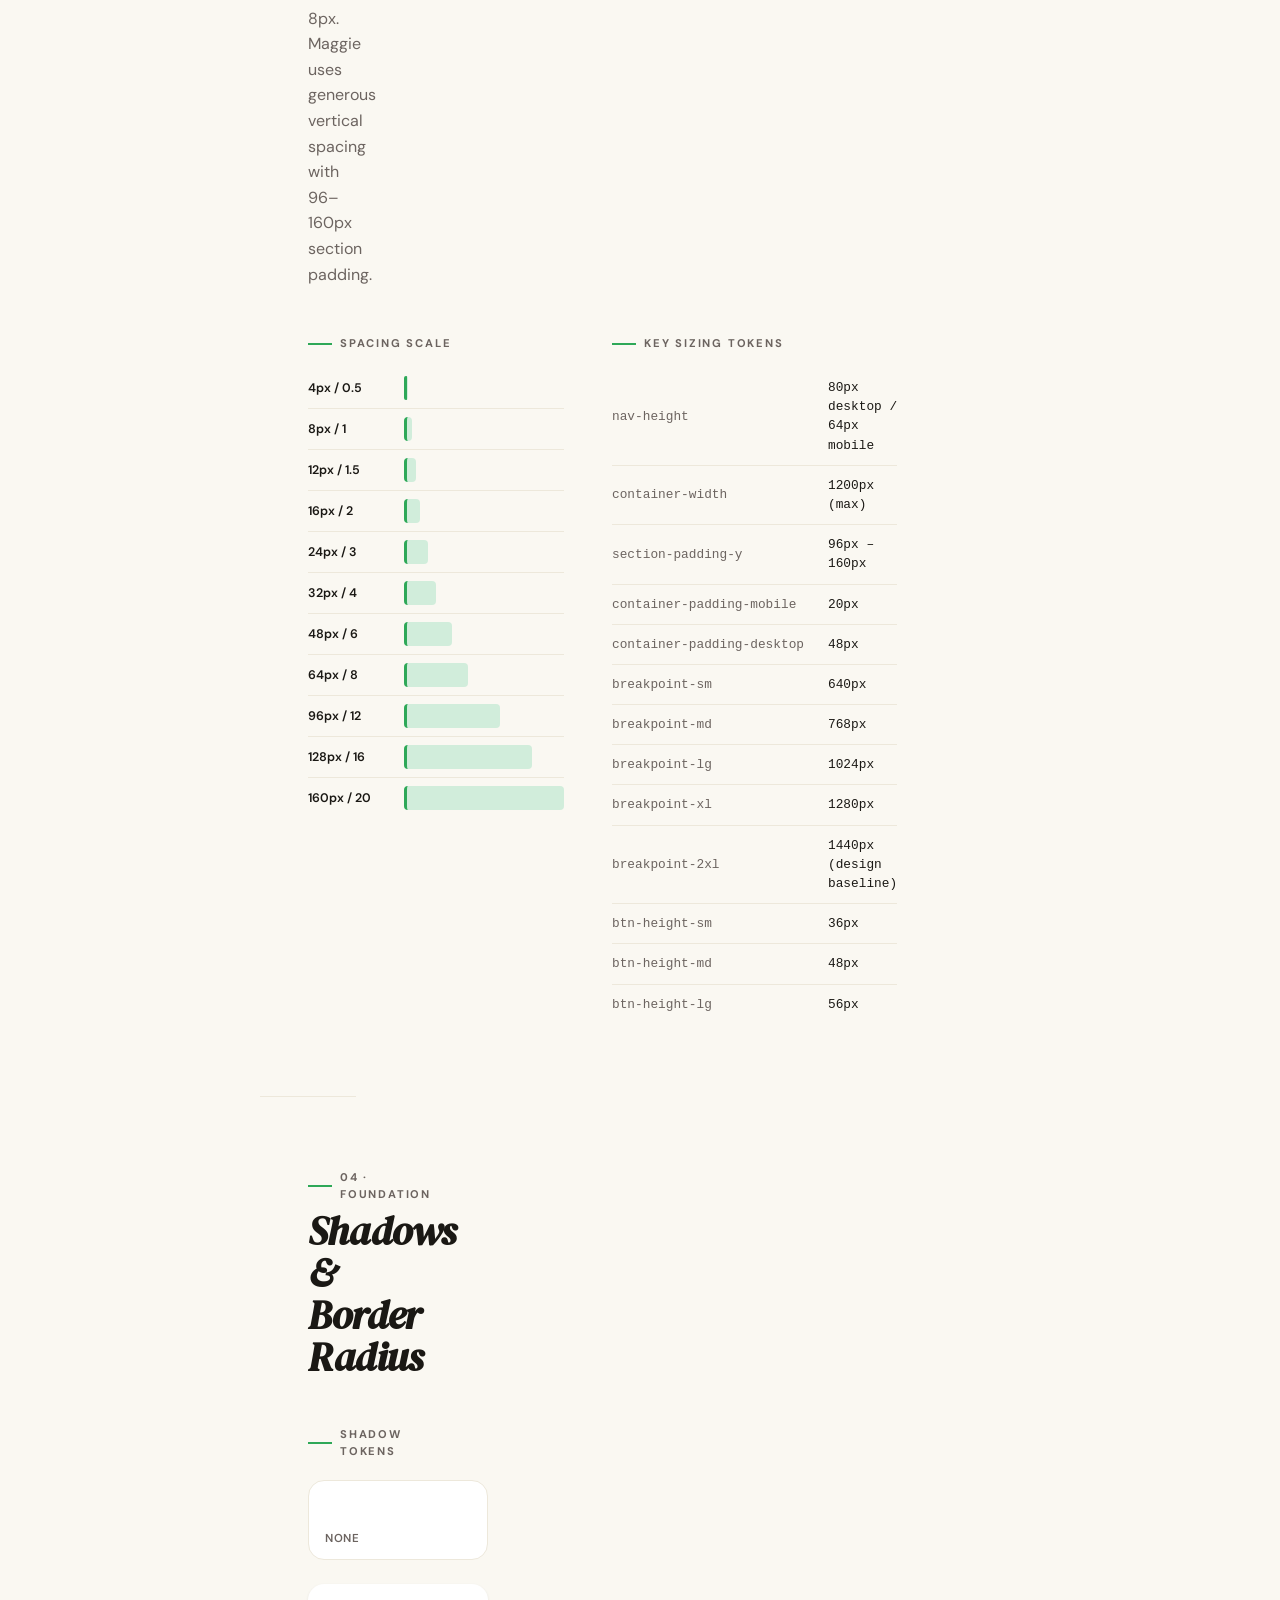
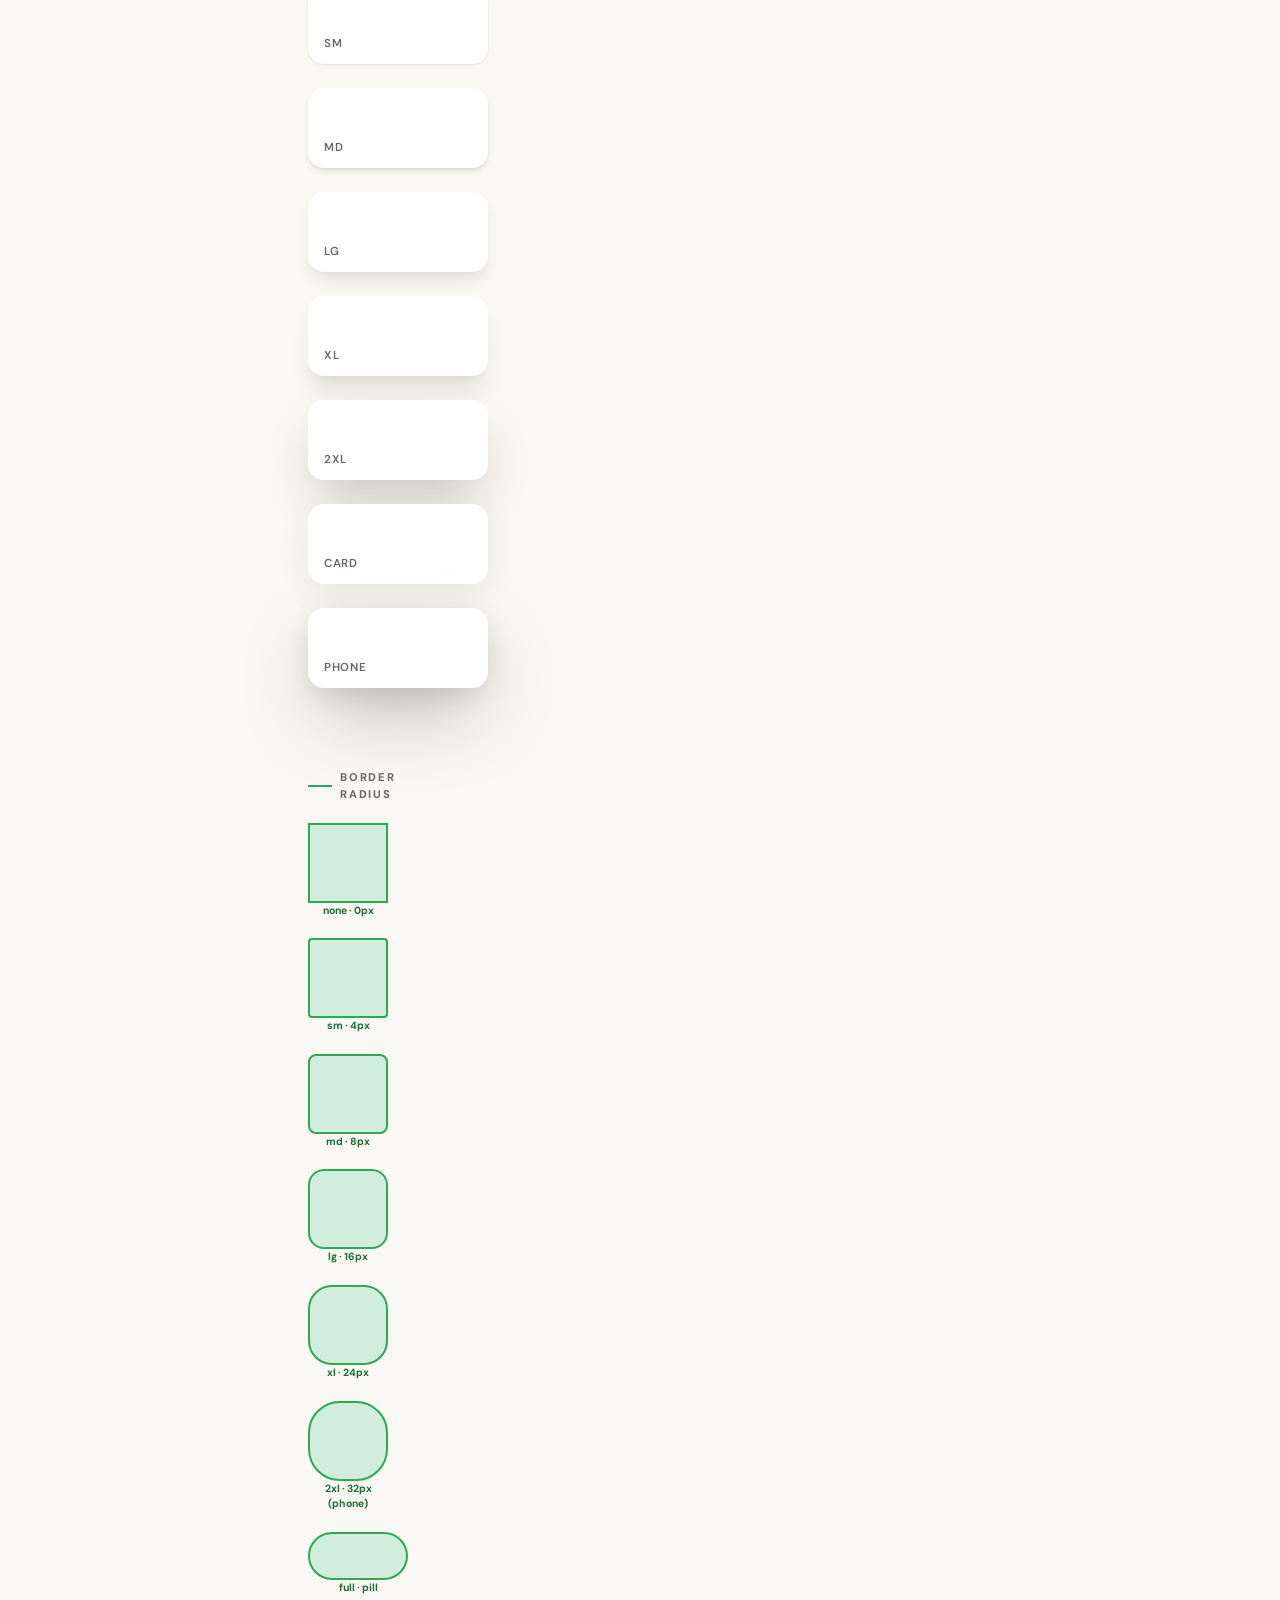
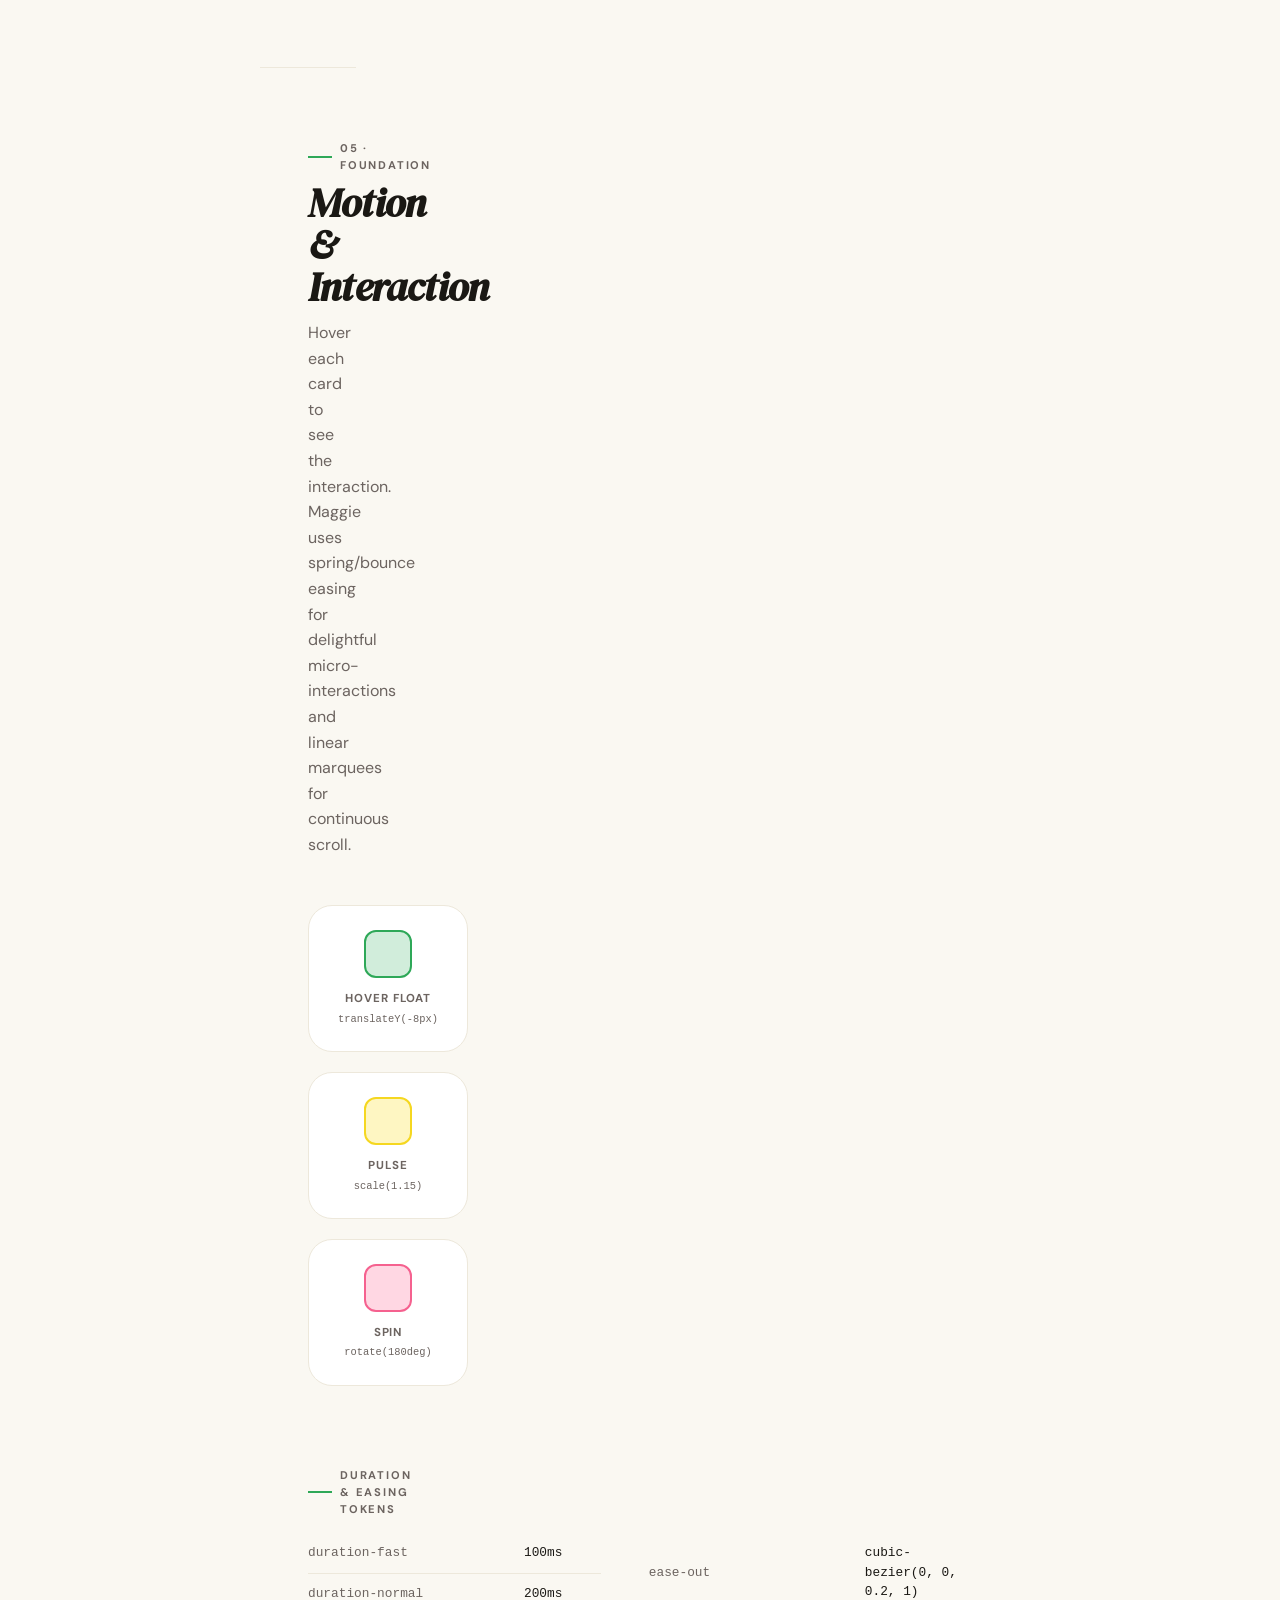
<file: design-system maggie.html>
<!DOCTYPE html>
<html lang="en">
<head>
<meta charset="UTF-8">
<meta name="viewport" content="width=device-width, initial-scale=1.0">
<title>Maggie App — Design System</title>
<link rel="preconnect" href="https://fonts.googleapis.com">
<link rel="preconnect" href="https://fonts.gstatic.com" crossorigin>
<link href="https://fonts.googleapis.com/css2?family=DM+Sans:wght@300;400;500;600;700;800;900&family=DM+Serif+Display:ital@0;1&display=swap" rel="stylesheet">
<style>
/* ═══════════════════════════════════════════════════════════════════
   MAGGIE APP — DESIGN SYSTEM SHOWCASE
   Reverse-engineered from maggie-app.com
   Font: BN Dime Heavy (display) — substituted with DM Serif Display
   Brand colors: #2EA858 (green) · #F5D720 (yellow) · #F5618F (pink)
   Background: #FAF8F2 (warm cream)
═══════════════════════════════════════════════════════════════════ */

/* CSS CUSTOM PROPERTIES */
:root {
  --color-bg: #FAF8F2;
  --color-bg-secondary: #F4F1E8;
  --color-bg-inverse: #1A1814;
  --color-text: #1A1814;
  --color-text-secondary: #6C6460;
  --color-text-inverse: #FFFEF9;
  --color-green: #2EA858;
  --color-green-light: #D1EDDB;
  --color-green-dark: #1A6C34;
  --color-yellow: #F5D720;
  --color-yellow-light: #FEF6C2;
  --color-yellow-dark: #906D00;
  --color-pink: #F5618F;
  --color-pink-light: #FFD7E3;
  --color-pink-dark: #951441;
  --color-border: #D8D2C4;
  --color-border-subtle: #EDE8DB;
  --font-display: 'DM Serif Display', 'Times New Roman', Georgia, serif;
  --font-body: 'DM Sans', 'Helvetica Neue', Helvetica, Arial, sans-serif;
  --radius-sm: 4px;
  --radius-md: 8px;
  --radius-lg: 16px;
  --radius-xl: 24px;
  --radius-2xl: 32px;
  --radius-full: 9999px;
  --shadow-card: 0 8px 32px rgba(26, 24, 20, 0.08);
  --shadow-phone: 0 32px 80px -16px rgba(26, 24, 20, 0.35);
  --nav-height: 64px;
  --sidebar-width: 260px;
  --transition-fast: 100ms cubic-bezier(0, 0, 0.2, 1);
  --transition-base: 200ms cubic-bezier(0, 0, 0.2, 1);
  --transition-slow: 350ms cubic-bezier(0, 0, 0.2, 1);
}

/* RESET */
*, *::before, *::after { box-sizing: border-box; margin: 0; padding: 0; }
html { scroll-behavior: smooth; }

body {
  font-family: var(--font-body);
  background: var(--color-bg);
  color: var(--color-text);
  font-size: 16px;
  line-height: 1.5;
  -webkit-font-smoothing: antialiased;
}

/* ─── LAYOUT ─── */
.layout {
  display: grid;
  grid-template-columns: var(--sidebar-width) 1fr;
  min-height: 100vh;
}

/* ─── SIDEBAR ─── */
.sidebar {
  position: fixed;
  top: 0;
  left: 0;
  width: var(--sidebar-width);
  height: 100vh;
  background: var(--color-bg-inverse);
  color: var(--color-text-inverse);
  overflow-y: auto;
  z-index: 100;
  padding: 0 0 32px;
}
.sidebar::-webkit-scrollbar { width: 4px; }
.sidebar::-webkit-scrollbar-track { background: transparent; }
.sidebar::-webkit-scrollbar-thumb { background: #504A48; border-radius: 2px; }

.sidebar-brand {
  padding: 24px 24px 20px;
  border-bottom: 1px solid #302C2A;
  margin-bottom: 8px;
}
.sidebar-brand-name {
  font-family: var(--font-display);
  font-size: 1.4rem;
  font-weight: 900;
  color: #FFFEF9;
  font-style: italic;
  letter-spacing: -0.02em;
  line-height: 1;
}
.sidebar-brand-sub {
  font-size: 0.7rem;
  font-weight: 600;
  letter-spacing: 0.12em;
  text-transform: uppercase;
  color: #6C6460;
  margin-top: 4px;
}

.sidebar-section-label {
  font-size: 0.65rem;
  font-weight: 700;
  letter-spacing: 0.16em;
  text-transform: uppercase;
  color: #504A48;
  padding: 16px 24px 6px;
}

.sidebar nav a {
  display: block;
  padding: 7px 24px;
  font-size: 0.8rem;
  font-weight: 500;
  letter-spacing: 0.04em;
  color: #B8B0A0;
  text-decoration: none;
  transition: color var(--transition-fast), background var(--transition-fast);
  border-left: 2px solid transparent;
}
.sidebar nav a:hover {
  color: #FFFEF9;
  background: rgba(255,255,255,0.04);
  border-left-color: var(--color-green);
}
.sidebar nav a.active {
  color: var(--color-green);
  border-left-color: var(--color-green);
  background: rgba(46, 168, 88, 0.08);
}

/* ─── MAIN CONTENT ─── */
.main {
  margin-left: var(--sidebar-width);
  min-height: 100vh;
}

/* ─── TOP BAR ─── */
.topbar {
  position: sticky;
  top: 0;
  background: rgba(250, 248, 242, 0.95);
  backdrop-filter: blur(12px);
  -webkit-backdrop-filter: blur(12px);
  border-bottom: 1px solid var(--color-border-subtle);
  padding: 0 48px;
  height: var(--nav-height);
  display: flex;
  align-items: center;
  justify-content: space-between;
  z-index: 50;
}
.topbar-title {
  font-size: 0.75rem;
  font-weight: 700;
  letter-spacing: 0.12em;
  text-transform: uppercase;
  color: var(--color-text-secondary);
}
.topbar-badge {
  font-size: 0.7rem;
  font-weight: 700;
  letter-spacing: 0.08em;
  text-transform: uppercase;
  padding: 4px 12px;
  border-radius: var(--radius-full);
  background: var(--color-green-light);
  color: var(--color-green-dark);
}

/* ─── PAGE HERO ─── */
.page-hero {
  background: var(--color-bg-inverse);
  padding: 80px 48px 72px;
  position: relative;
  overflow: hidden;
}
.page-hero::before {
  content: 'MAGGIE';
  position: absolute;
  font-family: var(--font-display);
  font-size: 18vw;
  font-weight: 900;
  color: rgba(255,255,255,0.03);
  right: -2%;
  top: 50%;
  transform: translateY(-50%);
  pointer-events: none;
  line-height: 1;
  white-space: nowrap;
  font-style: italic;
}
.page-hero-eyebrow {
  font-size: 0.75rem;
  font-weight: 700;
  letter-spacing: 0.16em;
  text-transform: uppercase;
  color: var(--color-green);
  margin-bottom: 16px;
}
.page-hero-title {
  font-family: var(--font-display);
  font-size: clamp(3rem, 6vw, 5.5rem);
  font-weight: 900;
  color: #FFFEF9;
  line-height: 1;
  letter-spacing: -0.03em;
  font-style: italic;
  margin-bottom: 20px;
  max-width: 700px;
}
.page-hero-desc {
  font-size: 1.05rem;
  color: #908880;
  max-width: 560px;
  line-height: 1.6;
  margin-bottom: 28px;
}
.page-hero-tags {
  display: flex;
  gap: 8px;
  flex-wrap: wrap;
}
.page-hero-tag {
  font-size: 0.7rem;
  font-weight: 600;
  letter-spacing: 0.08em;
  text-transform: uppercase;
  padding: 5px 14px;
  border-radius: var(--radius-full);
  border: 1px solid #302C2A;
  color: #6C6460;
}
.page-hero-tag.green { background: rgba(46,168,88,0.12); border-color: rgba(46,168,88,0.3); color: var(--color-green); }
.page-hero-tag.yellow { background: rgba(245,215,32,0.12); border-color: rgba(245,215,32,0.3); color: #DFB800; }
.page-hero-tag.pink { background: rgba(245,97,143,0.12); border-color: rgba(245,97,143,0.3); color: var(--color-pink); }

/* ─── SECTIONS ─── */
.section {
  padding: 72px 48px;
  border-bottom: 1px solid var(--color-border-subtle);
}
.section:last-child { border-bottom: none; }

.section-header {
  margin-bottom: 48px;
}
.section-label {
  font-size: 0.7rem;
  font-weight: 700;
  letter-spacing: 0.16em;
  text-transform: uppercase;
  color: var(--color-text-secondary);
  margin-bottom: 8px;
  display: flex;
  align-items: center;
  gap: 8px;
}
.section-label::before {
  content: '';
  width: 24px;
  height: 2px;
  background: var(--color-green);
  flex-shrink: 0;
}
.section-title {
  font-family: var(--font-display);
  font-size: 2.5rem;
  font-weight: 900;
  line-height: 1.05;
  letter-spacing: -0.02em;
  font-style: italic;
  margin-bottom: 12px;
}
.section-desc {
  font-size: 1rem;
  color: var(--color-text-secondary);
  max-width: 600px;
  line-height: 1.6;
}

/* ─── TOKEN DISPLAY ─── */
.token-row {
  display: flex;
  align-items: center;
  gap: 16px;
  padding: 10px 0;
  border-bottom: 1px solid var(--color-border-subtle);
}
.token-row:last-child { border-bottom: none; }
.token-name {
  font-family: 'Courier New', monospace;
  font-size: 0.8rem;
  color: var(--color-text-secondary);
  min-width: 200px;
  flex-shrink: 0;
}
.token-value {
  font-family: 'Courier New', monospace;
  font-size: 0.8rem;
  color: var(--color-text);
  flex: 1;
}
.token-note {
  font-size: 0.78rem;
  color: var(--color-text-secondary);
  font-style: italic;
}

/* ─── COLOR SECTION ─── */
.color-grid {
  display: grid;
  grid-template-columns: repeat(auto-fill, minmax(160px, 1fr));
  gap: 16px;
  margin-bottom: 40px;
}
.color-swatch {
  border-radius: var(--radius-lg);
  overflow: hidden;
  border: 1px solid var(--color-border-subtle);
  cursor: pointer;
  transition: transform var(--transition-base), box-shadow var(--transition-base);
}
.color-swatch:hover {
  transform: translateY(-3px);
  box-shadow: var(--shadow-card);
}
.color-swatch-preview {
  height: 80px;
  width: 100%;
}
.color-swatch-info {
  padding: 10px 12px;
  background: white;
}
.color-swatch-name {
  font-size: 0.78rem;
  font-weight: 600;
  color: var(--color-text);
  margin-bottom: 2px;
}
.color-swatch-hex {
  font-family: 'Courier New', monospace;
  font-size: 0.72rem;
  color: var(--color-text-secondary);
}

.color-scale {
  display: flex;
  gap: 4px;
  margin-bottom: 24px;
  border-radius: var(--radius-md);
  overflow: hidden;
}
.color-scale-step {
  flex: 1;
  height: 48px;
  position: relative;
  cursor: pointer;
  transition: flex var(--transition-base);
}
.color-scale-step:hover { flex: 2; }
.color-scale-step .tooltip {
  display: none;
  position: absolute;
  bottom: 100%;
  left: 50%;
  transform: translateX(-50%);
  background: #1A1814;
  color: white;
  font-size: 0.65rem;
  padding: 4px 8px;
  border-radius: 4px;
  white-space: nowrap;
  margin-bottom: 4px;
  font-family: monospace;
}
.color-scale-step:hover .tooltip { display: block; }

.color-scale-label {
  font-size: 0.7rem;
  font-weight: 600;
  letter-spacing: 0.06em;
  text-transform: uppercase;
  color: var(--color-text-secondary);
  margin-bottom: 8px;
}

/* ─── TYPOGRAPHY SECTION ─── */
.type-sample {
  padding: 32px 0;
  border-bottom: 1px solid var(--color-border-subtle);
  display: grid;
  grid-template-columns: 1fr 200px;
  gap: 32px;
  align-items: start;
}
.type-sample:last-child { border-bottom: none; }
.type-sample-text { min-width: 0; }
.type-sample-meta { text-align: right; flex-shrink: 0; }
.type-meta-row {
  font-family: 'Courier New', monospace;
  font-size: 0.7rem;
  color: var(--color-text-secondary);
  margin-bottom: 4px;
}
.type-meta-label {
  font-weight: 700;
  text-transform: uppercase;
  letter-spacing: 0.06em;
  color: var(--color-text);
}

.display-text {
  font-family: var(--font-display);
  font-size: clamp(4rem, 10vw, 8rem);
  font-weight: 900;
  line-height: 1;
  letter-spacing: -0.03em;
  text-transform: uppercase;
  color: var(--color-text);
}
.h1-text {
  font-family: var(--font-display);
  font-size: clamp(2.5rem, 5vw, 4.5rem);
  font-weight: 900;
  line-height: 1.05;
  letter-spacing: -0.025em;
  font-style: italic;
}
.h2-text {
  font-family: var(--font-display);
  font-size: clamp(2rem, 3.5vw, 3.5rem);
  font-weight: 900;
  line-height: 1.1;
  letter-spacing: -0.02em;
  font-style: italic;
}
.h3-text {
  font-family: var(--font-display);
  font-size: clamp(1.5rem, 2.5vw, 2.5rem);
  font-weight: 900;
  line-height: 1.15;
  letter-spacing: -0.015em;
}
.eyebrow-text {
  font-family: var(--font-body);
  font-size: 0.875rem;
  font-weight: 700;
  letter-spacing: 0.12em;
  text-transform: uppercase;
  color: var(--color-text-secondary);
}
.body-lead {
  font-family: var(--font-body);
  font-size: 1.25rem;
  font-weight: 400;
  line-height: 1.65;
  color: var(--color-text-secondary);
}
.body-base-text {
  font-family: var(--font-body);
  font-size: 1rem;
  line-height: 1.5;
}
.caption-text {
  font-family: var(--font-body);
  font-size: 0.75rem;
  font-weight: 600;
  letter-spacing: 0.08em;
  text-transform: uppercase;
  color: var(--color-text-secondary);
}

/* ─── SPACING SECTION ─── */
.spacing-row {
  display: flex;
  align-items: center;
  gap: 16px;
  padding: 8px 0;
  border-bottom: 1px solid var(--color-border-subtle);
}
.spacing-row:last-child { border-bottom: none; }
.spacing-bar {
  background: var(--color-green-light);
  height: 24px;
  border-radius: 4px;
  flex-shrink: 0;
  border-left: 3px solid var(--color-green);
}
.spacing-label { font-size: 0.78rem; font-weight: 600; min-width: 80px; flex-shrink: 0; }
.spacing-value { font-family: monospace; font-size: 0.78rem; color: var(--color-text-secondary); }

/* ─── COMPONENT SECTION ─── */
.component-demo {
  background: white;
  border: 1px solid var(--color-border-subtle);
  border-radius: var(--radius-xl);
  padding: 40px;
  margin-bottom: 32px;
}
.component-demo-title {
  font-size: 0.7rem;
  font-weight: 700;
  letter-spacing: 0.12em;
  text-transform: uppercase;
  color: var(--color-text-secondary);
  margin-bottom: 24px;
  padding-bottom: 12px;
  border-bottom: 1px solid var(--color-border-subtle);
}

/* ─── BUTTONS ─── */
.btn {
  display: inline-flex;
  align-items: center;
  gap: 8px;
  font-family: var(--font-body);
  font-weight: 700;
  letter-spacing: 0.06em;
  text-transform: uppercase;
  text-decoration: none;
  cursor: pointer;
  border: none;
  transition: all var(--transition-base);
}
.btn-primary {
  background: var(--color-text);
  color: var(--color-text-inverse);
  border: 2px solid var(--color-text);
  border-radius: var(--radius-full);
  padding: 12px 28px;
  font-size: 0.85rem;
}
.btn-primary:hover {
  background: #504A48;
  border-color: #504A48;
  transform: translateY(-2px);
  box-shadow: 0 8px 24px rgba(26, 24, 20, 0.2);
}
.btn-secondary {
  background: transparent;
  color: var(--color-text);
  border: 2px solid var(--color-text);
  border-radius: var(--radius-full);
  padding: 12px 28px;
  font-size: 0.85rem;
}
.btn-secondary:hover {
  background: var(--color-text);
  color: var(--color-text-inverse);
}
.btn-ghost {
  background: transparent;
  color: var(--color-text-secondary);
  border: 2px solid var(--color-border);
  border-radius: var(--radius-full);
  padding: 12px 28px;
  font-size: 0.85rem;
}
.btn-ghost:hover { border-color: var(--color-text); color: var(--color-text); }

.btn-green {
  background: var(--color-green);
  color: white;
  border: 2px solid var(--color-green);
  border-radius: var(--radius-full);
  padding: 12px 28px;
  font-size: 0.85rem;
}
.btn-green:hover { background: #238A45; border-color: #238A45; transform: translateY(-2px); }

.btn-sm { padding: 8px 20px; font-size: 0.75rem; }
.btn-lg { padding: 16px 36px; font-size: 0.95rem; }

.app-store-btn {
  display: inline-flex;
  align-items: center;
  gap: 10px;
  background: #1A1814;
  color: white;
  border-radius: 12px;
  padding: 10px 20px;
  text-decoration: none;
  transition: all var(--transition-base);
  border: 1.5px solid #302C2A;
}
.app-store-btn:hover {
  background: #302C2A;
  transform: translateY(-2px);
  box-shadow: 0 8px 24px rgba(0,0,0,0.2);
}
.app-store-icon {
  width: 24px;
  height: 24px;
  opacity: 0.9;
}
.app-store-text-sm {
  display: block;
  font-size: 0.55rem;
  font-weight: 500;
  letter-spacing: 0.04em;
  text-transform: uppercase;
  opacity: 0.7;
  line-height: 1;
}
.app-store-text-lg {
  display: block;
  font-size: 1rem;
  font-weight: 600;
  line-height: 1;
}

.btn-row {
  display: flex;
  gap: 12px;
  flex-wrap: wrap;
  align-items: center;
  margin-bottom: 16px;
}

/* ─── BADGES ─── */
.badge {
  display: inline-flex;
  align-items: center;
  gap: 5px;
  font-size: 0.7rem;
  font-weight: 700;
  letter-spacing: 0.08em;
  text-transform: uppercase;
  padding: 4px 12px;
  border-radius: var(--radius-full);
}
.badge-green { background: var(--color-green-light); color: var(--color-green-dark); }
.badge-yellow { background: var(--color-yellow-light); color: var(--color-yellow-dark); }
.badge-pink { background: var(--color-pink-light); color: var(--color-pink-dark); }
.badge-neutral { background: var(--color-border-subtle); color: var(--color-text-secondary); }
.badge-dark { background: var(--color-text); color: var(--color-text-inverse); }
.badge-dot::before { content: ''; width: 6px; height: 6px; border-radius: 50%; background: currentColor; }

/* ─── CARDS ─── */
.card {
  background: white;
  border-radius: var(--radius-xl);
  border: 1px solid var(--color-border-subtle);
  overflow: hidden;
  transition: transform var(--transition-base), box-shadow var(--transition-base);
}
.card:hover {
  transform: translateY(-4px);
  box-shadow: var(--shadow-card);
}
.card-img {
  width: 100%;
  height: 160px;
  background: var(--color-bg-secondary);
  display: flex;
  align-items: center;
  justify-content: center;
  overflow: hidden;
}
.card-body { padding: 20px 24px; }
.card-label {
  font-size: 0.7rem;
  font-weight: 700;
  letter-spacing: 0.12em;
  text-transform: uppercase;
  color: var(--color-green);
  margin-bottom: 6px;
}
.card-title {
  font-family: var(--font-display);
  font-size: 1.25rem;
  font-weight: 900;
  line-height: 1.2;
  margin-bottom: 8px;
  font-style: italic;
}
.card-text { font-size: 0.875rem; color: var(--color-text-secondary); line-height: 1.5; }
.card-footer {
  padding: 16px 24px;
  border-top: 1px solid var(--color-border-subtle);
  display: flex;
  justify-content: space-between;
  align-items: center;
}

.card-grid {
  display: grid;
  grid-template-columns: repeat(auto-fill, minmax(240px, 1fr));
  gap: 20px;
}

/* ─── INPUTS ─── */
.input-group { margin-bottom: 20px; }
.input-label {
  display: block;
  font-size: 0.75rem;
  font-weight: 700;
  letter-spacing: 0.08em;
  text-transform: uppercase;
  color: var(--color-text);
  margin-bottom: 6px;
}
.input {
  width: 100%;
  max-width: 400px;
  padding: 12px 16px;
  font-family: var(--font-body);
  font-size: 0.95rem;
  border: 1.5px solid var(--color-border);
  border-radius: var(--radius-lg);
  background: white;
  color: var(--color-text);
  outline: none;
  transition: border-color var(--transition-fast), box-shadow var(--transition-fast);
}
.input:focus {
  border-color: var(--color-text);
  box-shadow: 0 0 0 3px rgba(26, 24, 20, 0.08);
}
.input::placeholder { color: var(--color-text-secondary); }
.input-error { border-color: var(--color-pink); }
.input-error:focus { box-shadow: 0 0 0 3px rgba(245, 97, 143, 0.12); }
.input-success { border-color: var(--color-green); }
.input-success:focus { box-shadow: 0 0 0 3px rgba(46, 168, 88, 0.12); }
.input-hint { font-size: 0.78rem; color: var(--color-text-secondary); margin-top: 5px; }
.input-hint.error { color: var(--color-pink); }
.input-hint.success { color: var(--color-green); }

/* ─── NAV COMPONENT ─── */
.nav-demo {
  background: var(--color-bg);
  border: 1px solid var(--color-border-subtle);
  border-radius: var(--radius-xl);
  overflow: hidden;
  margin-bottom: 32px;
}
.nav-demo-bar {
  display: flex;
  align-items: center;
  justify-content: space-between;
  padding: 0 40px;
  height: 72px;
  border-bottom: 1px solid var(--color-border-subtle);
}
.nav-logo {
  font-family: var(--font-display);
  font-size: 1.5rem;
  font-weight: 900;
  font-style: italic;
  letter-spacing: -0.02em;
}
.nav-links { display: flex; gap: 32px; }
.nav-link {
  font-size: 0.78rem;
  font-weight: 700;
  letter-spacing: 0.1em;
  text-transform: uppercase;
  color: var(--color-text);
  text-decoration: none;
  transition: color var(--transition-fast);
}
.nav-link:hover { color: var(--color-green); }

/* ─── HERO COMPONENT ─── */
.hero-demo {
  background: var(--color-bg);
  border-radius: var(--radius-xl);
  overflow: hidden;
  border: 1px solid var(--color-border-subtle);
  margin-bottom: 32px;
}
.hero-demo-content {
  padding: 60px 48px 40px;
  display: grid;
  grid-template-columns: 1fr auto;
  gap: 48px;
  align-items: center;
}
.hero-eyebrow {
  font-family: var(--font-display);
  font-size: 0.9rem;
  font-weight: 400;
  font-style: italic;
  color: var(--color-text-secondary);
  letter-spacing: 0.04em;
  margin-bottom: 16px;
}
.hero-headline {
  font-family: var(--font-display);
  font-size: clamp(1.8rem, 3.5vw, 3.2rem);
  font-weight: 900;
  line-height: 1.05;
  letter-spacing: -0.025em;
  font-style: italic;
  margin-bottom: 24px;
  max-width: 480px;
}
.hero-phones {
  display: flex;
  gap: -20px;
}
.phone-mockup {
  width: 80px;
  height: 164px;
  background: var(--color-bg-inverse);
  border-radius: 18px;
  border: 2px solid #302C2A;
  margin-left: -16px;
  box-shadow: var(--shadow-phone);
  position: relative;
  overflow: hidden;
  flex-shrink: 0;
}
.phone-mockup:first-child { margin-left: 0; }
.phone-screen {
  width: 100%;
  height: 100%;
  background: linear-gradient(135deg, #2EA858 0%, #44B56F 100%);
  opacity: 0.7;
}

/* ─── MARQUEE ─── */
.marquee-demo {
  border-top: 1.5px solid var(--color-text);
  border-bottom: 1.5px solid var(--color-text);
  overflow: hidden;
  height: 80px;
  display: flex;
  align-items: center;
  margin-bottom: 32px;
}
.marquee-track {
  display: flex;
  gap: 0;
  animation: marquee 18s linear infinite;
  width: max-content;
}
@keyframes marquee {
  from { transform: translateX(0); }
  to { transform: translateX(-50%); }
}
.marquee-item {
  padding: 0 40px;
  font-size: 0.75rem;
  font-weight: 700;
  letter-spacing: 0.12em;
  text-transform: uppercase;
  color: var(--color-text);
  white-space: nowrap;
  display: flex;
  align-items: center;
  gap: 16px;
}
.marquee-dot {
  width: 6px;
  height: 6px;
  border-radius: 50%;
  background: var(--color-green);
  flex-shrink: 0;
}

/* ─── EDITORIAL SECTION ─── */
.editorial-demo {
  background: var(--color-bg);
  border: 1px solid var(--color-border-subtle);
  border-radius: var(--radius-xl);
  padding: 40px;
  margin-bottom: 32px;
  overflow: hidden;
}
.editorial-line {
  display: flex;
  align-items: center;
  gap: 16px;
  flex-wrap: nowrap;
  overflow: hidden;
}
.editorial-word {
  font-family: var(--font-display);
  font-size: clamp(3rem, 8vw, 6rem);
  font-weight: 900;
  line-height: 1;
  text-transform: uppercase;
  letter-spacing: -0.02em;
  flex-shrink: 0;
}
.editorial-img-placeholder {
  height: 0.85em;
  aspect-ratio: 4/3;
  border-radius: 16px;
  background: var(--color-bg-secondary);
  flex-shrink: 0;
  overflow: hidden;
}

/* ─── STAT COUNTER ─── */
.stat-block {
  text-align: center;
  padding: 48px;
}
.stat-number {
  font-family: var(--font-display);
  font-size: clamp(4rem, 8vw, 8rem);
  font-weight: 900;
  line-height: 1;
  letter-spacing: -0.03em;
}
.stat-label {
  font-size: 1.1rem;
  color: var(--color-text-secondary);
  margin-top: 8px;
  line-height: 1.5;
}
.stat-sub {
  font-size: 0.8rem;
  font-weight: 600;
  letter-spacing: 0.08em;
  text-transform: uppercase;
  color: var(--color-green);
  margin-top: 4px;
}

/* ─── SHADOW SECTION ─── */
.shadow-grid {
  display: grid;
  grid-template-columns: repeat(auto-fill, minmax(180px, 1fr));
  gap: 24px;
}
.shadow-demo {
  height: 80px;
  background: white;
  border-radius: var(--radius-lg);
  display: flex;
  align-items: flex-end;
  padding: 12px 16px;
}
.shadow-name {
  font-size: 0.72rem;
  font-weight: 600;
  letter-spacing: 0.06em;
  text-transform: uppercase;
  color: var(--color-text-secondary);
}

/* ─── RADIUS SECTION ─── */
.radius-grid {
  display: flex;
  gap: 20px;
  flex-wrap: wrap;
  align-items: flex-end;
}
.radius-demo {
  background: var(--color-green-light);
  border: 2px solid var(--color-green);
  width: 80px;
  height: 80px;
  display: flex;
  align-items: flex-end;
  justify-content: center;
  padding-bottom: 8px;
}
.radius-label {
  font-size: 0.65rem;
  font-weight: 700;
  color: var(--color-green-dark);
  text-align: center;
}

/* ─── FOOTER COMPONENT ─── */
.footer-demo {
  background: var(--color-bg);
  border: 1px solid var(--color-border-subtle);
  border-radius: var(--radius-xl);
  overflow: hidden;
}
.footer-demo-inner {
  padding: 32px 40px;
  display: flex;
  justify-content: space-between;
  align-items: center;
  flex-wrap: wrap;
  gap: 16px;
  border-top: 1.5px solid var(--color-border-subtle);
}
.footer-copy {
  font-size: 0.78rem;
  font-weight: 600;
  letter-spacing: 0.08em;
  text-transform: uppercase;
  color: var(--color-text-secondary);
}

/* ─── MOTION SECTION ─── */
.motion-demos { display: flex; gap: 20px; flex-wrap: wrap; }
.motion-card {
  background: white;
  border: 1px solid var(--color-border-subtle);
  border-radius: var(--radius-xl);
  padding: 24px;
  min-width: 160px;
  text-align: center;
  cursor: pointer;
}
.motion-box {
  width: 48px;
  height: 48px;
  background: var(--color-green-light);
  border-radius: var(--radius-md);
  margin: 0 auto 12px;
  border: 2px solid var(--color-green);
}
.motion-card:hover .motion-box-hover { transform: translateY(-8px) scale(1.05); }
.motion-card:hover .motion-box-pulse { animation: pulse 0.6s ease-in-out; }
.motion-card:hover .motion-box-spin { transform: rotate(180deg); }
@keyframes pulse { 0%,100%{transform:scale(1)}50%{transform:scale(1.15)} }
.motion-box {
  transition: all 300ms cubic-bezier(0.34, 1.56, 0.64, 1);
}
.motion-card-name {
  font-size: 0.72rem;
  font-weight: 700;
  letter-spacing: 0.08em;
  text-transform: uppercase;
  color: var(--color-text-secondary);
}
.motion-card-easing {
  font-family: monospace;
  font-size: 0.65rem;
  color: var(--color-text-secondary);
  margin-top: 4px;
}

/* ─── PATTERN SECTION ─── */
.pattern-flow {
  display: flex;
  flex-direction: column;
  gap: 4px;
}
.pattern-block {
  display: flex;
  align-items: center;
  gap: 16px;
  padding: 10px 16px;
  background: white;
  border: 1px solid var(--color-border-subtle);
  border-radius: var(--radius-md);
  transition: background var(--transition-fast);
}
.pattern-block:hover { background: var(--color-bg-secondary); }
.pattern-num {
  width: 24px;
  height: 24px;
  background: var(--color-text);
  color: white;
  border-radius: var(--radius-full);
  display: flex;
  align-items: center;
  justify-content: center;
  font-size: 0.65rem;
  font-weight: 700;
  flex-shrink: 0;
}
.pattern-name {
  font-size: 0.85rem;
  font-weight: 600;
  color: var(--color-text);
}
.pattern-desc {
  font-size: 0.78rem;
  color: var(--color-text-secondary);
  margin-left: auto;
}

/* ─── LIVE PREVIEW SECTION ─── */
.live-preview {
  background: var(--color-bg);
  border-radius: var(--radius-2xl);
  overflow: hidden;
  border: 1px solid var(--color-border-subtle);
}
.lp-nav {
  background: var(--color-bg);
  display: flex;
  align-items: center;
  justify-content: space-between;
  padding: 20px 40px;
  border-bottom: 1px solid var(--color-border-subtle);
}
.lp-logo {
  font-family: var(--font-display);
  font-size: 1.6rem;
  font-style: italic;
  font-weight: 900;
  letter-spacing: -0.02em;
}
.lp-nav-links { display: flex; gap: 28px; }
.lp-nav-link {
  font-size: 0.72rem;
  font-weight: 700;
  letter-spacing: 0.12em;
  text-transform: uppercase;
  color: var(--color-text);
  text-decoration: none;
}
.lp-hero {
  padding: 72px 40px 56px;
  display: grid;
  grid-template-columns: 1fr auto;
  gap: 40px;
  align-items: center;
}
.lp-eyebrow {
  font-family: var(--font-display);
  font-size: 0.9rem;
  font-style: italic;
  color: var(--color-text-secondary);
  margin-bottom: 12px;
}
.lp-headline {
  font-family: var(--font-display);
  font-size: clamp(1.8rem, 4vw, 3.5rem);
  font-weight: 900;
  line-height: 1.05;
  letter-spacing: -0.025em;
  font-style: italic;
  margin-bottom: 20px;
  max-width: 480px;
}
.lp-phones-stack {
  display: flex;
  align-items: flex-start;
}
.lp-phone {
  width: 60px;
  height: 124px;
  border-radius: 14px;
  background: #1A1814;
  border: 1.5px solid #302C2A;
  margin-left: -14px;
  flex-shrink: 0;
  overflow: hidden;
  box-shadow: 0 12px 40px -8px rgba(0,0,0,0.4);
}
.lp-phone:first-child { margin-left: 0; }
.lp-phone-1 { transform: rotate(-8deg); background: linear-gradient(160deg, #2EA858, #1A6C34); }
.lp-phone-2 { transform: rotate(-2deg); z-index: 1; background: linear-gradient(160deg, #FAF8F2, #F4F1E8); }
.lp-phone-3 { transform: rotate(5deg); background: linear-gradient(160deg, #F5D720, #DFB800); }
.lp-marquee-strip {
  border-top: 1.5px solid var(--color-text);
  border-bottom: 1.5px solid var(--color-text);
  padding: 12px 0;
  overflow: hidden;
}
.lp-marquee-inner {
  display: flex;
  animation: marquee 14s linear infinite;
  width: max-content;
}
.lp-marquee-item {
  padding: 0 32px;
  font-size: 0.7rem;
  font-weight: 700;
  letter-spacing: 0.16em;
  text-transform: uppercase;
  white-space: nowrap;
  color: var(--color-text);
}
.lp-editorial {
  padding: 48px 40px;
  background: var(--color-bg);
}
.lp-editorial-line {
  display: flex;
  align-items: center;
  flex-wrap: nowrap;
  gap: 12px;
  overflow: hidden;
  line-height: 1;
}
.lp-word {
  font-family: var(--font-display);
  font-size: clamp(2.5rem, 5vw, 4.5rem);
  font-weight: 900;
  text-transform: uppercase;
  letter-spacing: -0.02em;
  flex-shrink: 0;
  line-height: 1;
}
.lp-img-slot {
  height: 0.85em;
  min-width: 80px;
  aspect-ratio: 4/3;
  border-radius: 12px;
  flex-shrink: 0;
  display: inline-block;
}
.lp-img-1 { background: linear-gradient(135deg, #D1EDDB, #6AC98E); }
.lp-img-2 { background: linear-gradient(135deg, #FFD7E3, #FF87AB); }
.lp-img-3 { background: linear-gradient(135deg, #FEF6C2, #FDE44A); }
.lp-img-4 { background: linear-gradient(135deg, #EDE8DB, #B8B0A0); }
.lp-mission {
  padding: 56px 40px;
  background: var(--color-bg-inverse);
  text-align: center;
}
.lp-mission-headline {
  font-family: var(--font-display);
  font-size: clamp(2rem, 4.5vw, 4rem);
  font-weight: 900;
  font-style: italic;
  letter-spacing: -0.025em;
  color: #FFFEF9;
  line-height: 1.1;
  max-width: 600px;
  margin: 0 auto 24px;
}
.lp-mission-sub {
  font-size: 1rem;
  color: #908880;
  max-width: 440px;
  margin: 0 auto;
  line-height: 1.6;
}
.lp-cta {
  padding: 56px 40px;
  text-align: center;
  background: var(--color-bg);
}
.lp-cta-headline {
  font-family: var(--font-display);
  font-size: clamp(2rem, 4vw, 3.5rem);
  font-weight: 900;
  font-style: italic;
  letter-spacing: -0.025em;
  margin-bottom: 24px;
}
.lp-footer {
  padding: 20px 40px;
  border-top: 1px solid var(--color-border-subtle);
  display: flex;
  justify-content: space-between;
  align-items: center;
  font-size: 0.7rem;
  font-weight: 600;
  letter-spacing: 0.1em;
  text-transform: uppercase;
  color: var(--color-text-secondary);
}

/* ─── UTILITIES ─── */
.divider {
  height: 1px;
  background: var(--color-border-subtle);
  margin: 40px 0;
}
.code-block {
  background: #1A1814;
  color: #6AC98E;
  font-family: 'Courier New', monospace;
  font-size: 0.78rem;
  line-height: 1.6;
  padding: 20px 24px;
  border-radius: var(--radius-lg);
  overflow-x: auto;
  margin: 16px 0;
}
.code-comment { color: #504A48; }
.code-prop { color: #FDE44A; }
.code-val { color: #FF87AB; }
.code-str { color: #6AC98E; }

.two-col { display: grid; grid-template-columns: 1fr 1fr; gap: 48px; }
.three-col { display: grid; grid-template-columns: repeat(3, 1fr); gap: 24px; }

/* ─── SCROLLBAR HIDING FOR SECTIONS ─── */
@media (max-width: 1024px) {
  .layout { grid-template-columns: 1fr; }
  .sidebar { display: none; }
  .main { margin-left: 0; }
  .topbar { padding: 0 24px; }
  .section { padding: 48px 24px; }
  .page-hero { padding: 48px 24px; }
  .two-col, .three-col { grid-template-columns: 1fr; }
}
</style>
</head>
<body>

<div class="layout">

  <!-- ═══════════════ SIDEBAR ═══════════════ -->
  <aside class="sidebar">
    <div class="sidebar-brand">
      <div class="sidebar-brand-name">maggie</div>
      <div class="sidebar-brand-sub">Design System v1.0</div>
    </div>

    <div class="sidebar-section-label">Foundations</div>
    <nav>
      <a href="#colors">Colors</a>
      <a href="#typography">Typography</a>
      <a href="#spacing">Spacing & Sizing</a>
      <a href="#shadows">Shadows & Radius</a>
      <a href="#motion">Motion</a>
    </nav>

    <div class="sidebar-section-label">Components</div>
    <nav>
      <a href="#buttons">Buttons</a>
      <a href="#badges">Badges</a>
      <a href="#inputs">Inputs</a>
      <a href="#cards">Cards</a>
      <a href="#nav">Navigation</a>
      <a href="#hero">Hero Section</a>
      <a href="#marquee">Marquee</a>
      <a href="#editorial">Editorial Scroller</a>
      <a href="#stats">Stat Counter</a>
      <a href="#footer">Footer</a>
    </nav>

    <div class="sidebar-section-label">Patterns</div>
    <nav>
      <a href="#patterns">Page Patterns</a>
      <a href="#live">Live Preview</a>
      <a href="#tokens">CSS Tokens</a>
    </nav>
  </aside>

  <!-- ═══════════════ MAIN ═══════════════ -->
  <main class="main">

    <!-- TOP BAR -->
    <div class="topbar">
      <span class="topbar-title">maggie-app.com — Design System Reference</span>
      <span class="topbar-badge">Framer · BN Dime Heavy · Green · Yellow · Pink</span>
    </div>

    <!-- PAGE HERO -->
    <div class="page-hero">
      <div class="page-hero-eyebrow">Design System · Reverse Engineered</div>
      <div class="page-hero-title">Maggie App</div>
      <div class="page-hero-desc">
        Complete design language extracted from maggie-app.com. A Framer-built parenting app landing page with editorial typography, warm cream foundations, and a playful three-color accent system.
      </div>
      <div class="page-hero-tags">
        <span class="page-hero-tag green">BN Dime Heavy</span>
        <span class="page-hero-tag yellow">DM Sans Body</span>
        <span class="page-hero-tag pink">Framer Platform</span>
        <span class="page-hero-tag">Cream #FAF8F2</span>
        <span class="page-hero-tag">Australia · 2025</span>
      </div>
    </div>

    <!-- ═══ 1. COLORS ═══ -->
    <section class="section" id="colors">
      <div class="section-header">
        <div class="section-label">01 · Foundation</div>
        <div class="section-title">Color System</div>
        <div class="section-desc">Three brand accents (green, yellow, pink) sit on a warm cream canvas with near-black ink. All shadows use warm near-black rather than pure black for palette cohesion.</div>
      </div>

      <!-- PRIMARY PALETTE -->
      <div class="section-label" style="margin-bottom:16px;">Primary Brand Colors</div>
      <div class="color-grid">
        <div class="color-swatch">
          <div class="color-swatch-preview" style="background:#2EA858;"></div>
          <div class="color-swatch-info">
            <div class="color-swatch-name">Brand Green</div>
            <div class="color-swatch-hex">#2EA858</div>
          </div>
        </div>
        <div class="color-swatch">
          <div class="color-swatch-preview" style="background:#F5D720;"></div>
          <div class="color-swatch-info">
            <div class="color-swatch-name">Brand Yellow</div>
            <div class="color-swatch-hex">#F5D720</div>
          </div>
        </div>
        <div class="color-swatch">
          <div class="color-swatch-preview" style="background:#F5618F;"></div>
          <div class="color-swatch-info">
            <div class="color-swatch-name">Brand Pink</div>
            <div class="color-swatch-hex">#F5618F</div>
          </div>
        </div>
        <div class="color-swatch">
          <div class="color-swatch-preview" style="background:#FAF8F2;border-bottom:1px solid #EDE8DB;"></div>
          <div class="color-swatch-info">
            <div class="color-swatch-name">Warm Cream</div>
            <div class="color-swatch-hex">#FAF8F2</div>
          </div>
        </div>
        <div class="color-swatch">
          <div class="color-swatch-preview" style="background:#1A1814;"></div>
          <div class="color-swatch-info">
            <div class="color-swatch-name">Warm Ink</div>
            <div class="color-swatch-hex">#1A1814</div>
          </div>
        </div>
        <div class="color-swatch">
          <div class="color-swatch-preview" style="background:#6C6460;"></div>
          <div class="color-swatch-info">
            <div class="color-swatch-name">Text Secondary</div>
            <div class="color-swatch-hex">#6C6460</div>
          </div>
        </div>
      </div>

      <!-- GREEN SCALE -->
      <div class="color-scale-label">Green Scale</div>
      <div class="color-scale">
        <div class="color-scale-step" style="background:#F0F9F3;"><span class="tooltip">#F0F9F3 · 50</span></div>
        <div class="color-scale-step" style="background:#D1EDDB;"><span class="tooltip">#D1EDDB · 100</span></div>
        <div class="color-scale-step" style="background:#A3DDB7;"><span class="tooltip">#A3DDB7 · 200</span></div>
        <div class="color-scale-step" style="background:#6AC98E;"><span class="tooltip">#6AC98E · 300</span></div>
        <div class="color-scale-step" style="background:#44B56F;"><span class="tooltip">#44B56F · 400</span></div>
        <div class="color-scale-step" style="background:#2EA858;"><span class="tooltip">#2EA858 · 500 ★</span></div>
        <div class="color-scale-step" style="background:#238A45;"><span class="tooltip">#238A45 · 600</span></div>
        <div class="color-scale-step" style="background:#1A6C34;"><span class="tooltip">#1A6C34 · 700</span></div>
        <div class="color-scale-step" style="background:#124D24;"><span class="tooltip">#124D24 · 800</span></div>
        <div class="color-scale-step" style="background:#0A2E15;"><span class="tooltip">#0A2E15 · 900</span></div>
      </div>

      <!-- YELLOW SCALE -->
      <div class="color-scale-label" style="margin-top:16px;">Yellow Scale</div>
      <div class="color-scale">
        <div class="color-scale-step" style="background:#FFFCEB;"><span class="tooltip">#FFFCEB · 50</span></div>
        <div class="color-scale-step" style="background:#FEF6C2;"><span class="tooltip">#FEF6C2 · 100</span></div>
        <div class="color-scale-step" style="background:#FEEE85;"><span class="tooltip">#FEEE85 · 200</span></div>
        <div class="color-scale-step" style="background:#FDE44A;"><span class="tooltip">#FDE44A · 300</span></div>
        <div class="color-scale-step" style="background:#F5D720;"><span class="tooltip">#F5D720 · 400 ★</span></div>
        <div class="color-scale-step" style="background:#DFB800;"><span class="tooltip">#DFB800 · 500</span></div>
        <div class="color-scale-step" style="background:#B89100;"><span class="tooltip">#B89100 · 600</span></div>
        <div class="color-scale-step" style="background:#906D00;"><span class="tooltip">#906D00 · 700</span></div>
        <div class="color-scale-step" style="background:#684D00;"><span class="tooltip">#684D00 · 800</span></div>
        <div class="color-scale-step" style="background:#402E00;"><span class="tooltip">#402E00 · 900</span></div>
      </div>

      <!-- PINK SCALE -->
      <div class="color-scale-label" style="margin-top:16px;">Pink Scale</div>
      <div class="color-scale">
        <div class="color-scale-step" style="background:#FFF0F4;"><span class="tooltip">#FFF0F4 · 50</span></div>
        <div class="color-scale-step" style="background:#FFD7E3;"><span class="tooltip">#FFD7E3 · 100</span></div>
        <div class="color-scale-step" style="background:#FFAFC7;"><span class="tooltip">#FFAFC7 · 200</span></div>
        <div class="color-scale-step" style="background:#FF87AB;"><span class="tooltip">#FF87AB · 300</span></div>
        <div class="color-scale-step" style="background:#F5618F;"><span class="tooltip">#F5618F · 400 ★</span></div>
        <div class="color-scale-step" style="background:#E03D72;"><span class="tooltip">#E03D72 · 500</span></div>
        <div class="color-scale-step" style="background:#BD1F58;"><span class="tooltip">#BD1F58 · 600</span></div>
        <div class="color-scale-step" style="background:#951441;"><span class="tooltip">#951441 · 700</span></div>
        <div class="color-scale-step" style="background:#6D0D2E;"><span class="tooltip">#6D0D2E · 800</span></div>
        <div class="color-scale-step" style="background:#45081D;"><span class="tooltip">#45081D · 900</span></div>
      </div>

      <!-- NEUTRAL SCALE -->
      <div class="color-scale-label" style="margin-top:16px;">Neutral / Cream Scale</div>
      <div class="color-scale">
        <div class="color-scale-step" style="background:#FFFFFF;border:1px solid #eee;"><span class="tooltip">#FFFFFF · white</span></div>
        <div class="color-scale-step" style="background:#FFFEF9;"><span class="tooltip">#FFFEF9 · 50</span></div>
        <div class="color-scale-step" style="background:#FAF8F2;"><span class="tooltip">#FAF8F2 · 100 ★ BG</span></div>
        <div class="color-scale-step" style="background:#F4F1E8;"><span class="tooltip">#F4F1E8 · 150</span></div>
        <div class="color-scale-step" style="background:#EDE8DB;"><span class="tooltip">#EDE8DB · 200</span></div>
        <div class="color-scale-step" style="background:#D8D2C4;"><span class="tooltip">#D8D2C4 · 300</span></div>
        <div class="color-scale-step" style="background:#B8B0A0;"><span class="tooltip">#B8B0A0 · 400</span></div>
        <div class="color-scale-step" style="background:#908880;"><span class="tooltip">#908880 · 500</span></div>
        <div class="color-scale-step" style="background:#6C6460;"><span class="tooltip">#6C6460 · 600</span></div>
        <div class="color-scale-step" style="background:#504A48;"><span class="tooltip">#504A48 · 700</span></div>
        <div class="color-scale-step" style="background:#302C2A;"><span class="tooltip">#302C2A · 800</span></div>
        <div class="color-scale-step" style="background:#1A1814;"><span class="tooltip">#1A1814 · 900 ★ INK</span></div>
      </div>

      <!-- SEMANTIC COLORS -->
      <div class="divider"></div>
      <div class="section-label" style="margin-bottom:16px;">Semantic Colors</div>
      <div class="color-grid">
        <div class="color-swatch">
          <div class="color-swatch-preview" style="background:linear-gradient(135deg,#F0F9F3 50%,#2EA858 50%);"></div>
          <div class="color-swatch-info"><div class="color-swatch-name">Success</div><div class="color-swatch-hex">#2EA858 / #F0F9F3</div></div>
        </div>
        <div class="color-swatch">
          <div class="color-swatch-preview" style="background:linear-gradient(135deg,#FFFCEB 50%,#F5D720 50%);"></div>
          <div class="color-swatch-info"><div class="color-swatch-name">Warning</div><div class="color-swatch-hex">#F5D720 / #FFFCEB</div></div>
        </div>
        <div class="color-swatch">
          <div class="color-swatch-preview" style="background:linear-gradient(135deg,#FFF0F4 50%,#E03D72 50%);"></div>
          <div class="color-swatch-info"><div class="color-swatch-name">Error</div><div class="color-swatch-hex">#E03D72 / #FFF0F4</div></div>
        </div>
        <div class="color-swatch">
          <div class="color-swatch-preview" style="background:linear-gradient(135deg,#EFF4FE 50%,#3B7FE8 50%);"></div>
          <div class="color-swatch-info"><div class="color-swatch-name">Info</div><div class="color-swatch-hex">#3B7FE8 / #EFF4FE</div></div>
        </div>
      </div>
    </section>

    <!-- ═══ 2. TYPOGRAPHY ═══ -->
    <section class="section" id="typography">
      <div class="section-header">
        <div class="section-label">02 · Foundation</div>
        <div class="section-title">Typography</div>
        <div class="section-desc">
          <strong>Display:</strong> BN Dime Heavy — a high-contrast editorial serif with dramatic thick/thin strokes. Used for all major headlines, often in ALL CAPS or mixed case for editorial rhythm.<br>
          <strong>Body:</strong> DM Sans — clean, geometric sans-serif for UI text, body copy, and navigation.
        </div>
      </div>

      <div class="component-demo" style="background:var(--color-bg);">
        <div class="component-demo-title">Display — BN Dime Heavy (shown as DM Serif Display)</div>

        <div class="type-sample">
          <div class="type-sample-text">
            <div class="display-text">FIND</div>
          </div>
          <div class="type-sample-meta">
            <div class="type-meta-row"><span class="type-meta-label">Size</span><br>clamp(4rem → 11rem)</div>
            <div class="type-meta-row"><span class="type-meta-label">Weight</span><br>900 / Heavy</div>
            <div class="type-meta-row"><span class="type-meta-label">Leading</span><br>1.0 / none</div>
            <div class="type-meta-row"><span class="type-meta-label">Tracking</span><br>-0.03em</div>
            <div class="type-meta-row"><span class="type-meta-label">Transform</span><br>UPPERCASE</div>
          </div>
        </div>

        <div class="type-sample">
          <div class="type-sample-text">
            <div class="h1-text">Your pocket guide to surviving parenthood,<br>one activity at a time.</div>
          </div>
          <div class="type-sample-meta">
            <div class="type-meta-row"><span class="type-meta-label">Role</span><br>H1 Hero</div>
            <div class="type-meta-row"><span class="type-meta-label">Size</span><br>clamp(2.5–5rem)</div>
            <div class="type-meta-row"><span class="type-meta-label">Weight</span><br>900</div>
            <div class="type-meta-row"><span class="type-meta-label">Style</span><br>Italic</div>
            <div class="type-meta-row"><span class="type-meta-label">Leading</span><br>1.05</div>
          </div>
        </div>

        <div class="type-sample">
          <div class="type-sample-text">
            <div class="h2-text">OUR APP is on a mission to help lighten parents' Mental load</div>
          </div>
          <div class="type-sample-meta">
            <div class="type-meta-row"><span class="type-meta-label">Role</span><br>H2 Section</div>
            <div class="type-meta-row"><span class="type-meta-label">Size</span><br>clamp(2–4rem)</div>
            <div class="type-meta-row"><span class="type-meta-label">Weight</span><br>900</div>
            <div class="type-meta-row"><span class="type-meta-label">Note</span><br>Mixed case</div>
          </div>
        </div>

        <div class="type-sample">
          <div class="type-sample-text">
            <div class="h3-text">Maggie started with two mums, a few wines, and one big idea.</div>
          </div>
          <div class="type-sample-meta">
            <div class="type-meta-row"><span class="type-meta-label">Role</span><br>H3</div>
            <div class="type-meta-row"><span class="type-meta-label">Size</span><br>clamp(1.5–2.5rem)</div>
          </div>
        </div>

        <div class="type-sample">
          <div class="type-sample-text">
            <div class="eyebrow-text">FIND ACTIVITIES in your Local area</div>
          </div>
          <div class="type-sample-meta">
            <div class="type-meta-row"><span class="type-meta-label">Role</span><br>Eyebrow / H4</div>
            <div class="type-meta-row"><span class="type-meta-label">Font</span><br>DM Sans</div>
            <div class="type-meta-row"><span class="type-meta-label">Size</span><br>0.875rem</div>
            <div class="type-meta-row"><span class="type-meta-label">Tracking</span><br>0.12em</div>
          </div>
        </div>

        <div class="type-sample">
          <div class="type-sample-text">
            <div class="body-lead">Because making memories shouldn't be another thing on your to-do list.</div>
          </div>
          <div class="type-sample-meta">
            <div class="type-meta-row"><span class="type-meta-label">Role</span><br>Body Lead</div>
            <div class="type-meta-row"><span class="type-meta-label">Font</span><br>DM Sans</div>
            <div class="type-meta-row"><span class="type-meta-label">Size</span><br>1.25rem</div>
            <div class="type-meta-row"><span class="type-meta-label">Leading</span><br>1.65</div>
          </div>
        </div>

        <div class="type-sample">
          <div class="type-sample-text">
            <div class="body-base-text">Maggie is a free mobile app created to help parents, especially mums, discover local, free, family-friendly activities and places to visit with their children across Australia.</div>
          </div>
          <div class="type-sample-meta">
            <div class="type-meta-row"><span class="type-meta-label">Role</span><br>Body Base</div>
            <div class="type-meta-row"><span class="type-meta-label">Size</span><br>1rem / 16px</div>
            <div class="type-meta-row"><span class="type-meta-label">Leading</span><br>1.5</div>
          </div>
        </div>

        <div class="type-sample">
          <div class="type-sample-text">
            <div class="caption-text">PACK THE DRINKS · BALLET CLASS · SNAAACKS</div>
          </div>
          <div class="type-sample-meta">
            <div class="type-meta-row"><span class="type-meta-label">Role</span><br>Caption / Label</div>
            <div class="type-meta-row"><span class="type-meta-label">Size</span><br>0.75rem</div>
            <div class="type-meta-row"><span class="type-meta-label">Tracking</span><br>0.08em</div>
          </div>
        </div>
      </div>

      <!-- Font families -->
      <div class="divider"></div>
      <div class="section-label" style="margin-bottom:16px;">Font Families</div>
      <div class="two-col">
        <div>
          <div class="token-row">
            <span class="token-name">--font-display</span>
            <span class="token-value">'BN Dime Heavy', serif</span>
          </div>
          <div class="token-row">
            <span class="token-name">--font-body</span>
            <span class="token-value">'DM Sans', sans-serif</span>
          </div>
          <div class="token-row">
            <span class="token-name">--font-mono</span>
            <span class="token-value">'JetBrains Mono', monospace</span>
          </div>
        </div>
        <div>
          <div class="token-row">
            <span class="token-name">font-weight-heavy</span>
            <span class="token-value">900</span>
          </div>
          <div class="token-row">
            <span class="token-name">font-weight-bold</span>
            <span class="token-value">700</span>
          </div>
          <div class="token-row">
            <span class="token-name">font-weight-semibold</span>
            <span class="token-value">600</span>
          </div>
          <div class="token-row">
            <span class="token-name">font-weight-medium</span>
            <span class="token-value">500</span>
          </div>
          <div class="token-row">
            <span class="token-name">font-weight-regular</span>
            <span class="token-value">400</span>
          </div>
        </div>
      </div>
    </section>

    <!-- ═══ 3. SPACING ═══ -->
    <section class="section" id="spacing">
      <div class="section-header">
        <div class="section-label">03 · Foundation</div>
        <div class="section-title">Spacing & Sizing</div>
        <div class="section-desc">Base unit: 8px. All spacing is multiples of 8px. Maggie uses generous vertical spacing with 96–160px section padding.</div>
      </div>

      <div class="two-col">
        <div>
          <div class="section-label" style="margin-bottom:16px;">Spacing Scale</div>
          <div class="spacing-row"><span class="spacing-label">4px / 0.5</span><div class="spacing-bar" style="width:4px;"></div></div>
          <div class="spacing-row"><span class="spacing-label">8px / 1</span><div class="spacing-bar" style="width:8px;"></div></div>
          <div class="spacing-row"><span class="spacing-label">12px / 1.5</span><div class="spacing-bar" style="width:12px;"></div></div>
          <div class="spacing-row"><span class="spacing-label">16px / 2</span><div class="spacing-bar" style="width:16px;"></div></div>
          <div class="spacing-row"><span class="spacing-label">24px / 3</span><div class="spacing-bar" style="width:24px;"></div></div>
          <div class="spacing-row"><span class="spacing-label">32px / 4</span><div class="spacing-bar" style="width:32px;"></div></div>
          <div class="spacing-row"><span class="spacing-label">48px / 6</span><div class="spacing-bar" style="width:48px;"></div></div>
          <div class="spacing-row"><span class="spacing-label">64px / 8</span><div class="spacing-bar" style="width:64px;"></div></div>
          <div class="spacing-row"><span class="spacing-label">96px / 12</span><div class="spacing-bar" style="width:96px;"></div></div>
          <div class="spacing-row"><span class="spacing-label">128px / 16</span><div class="spacing-bar" style="width:128px;"></div></div>
          <div class="spacing-row"><span class="spacing-label">160px / 20</span><div class="spacing-bar" style="width:160px;"></div></div>
        </div>
        <div>
          <div class="section-label" style="margin-bottom:16px;">Key Sizing Tokens</div>
          <div class="token-row"><span class="token-name">nav-height</span><span class="token-value">80px desktop / 64px mobile</span></div>
          <div class="token-row"><span class="token-name">container-width</span><span class="token-value">1200px (max)</span></div>
          <div class="token-row"><span class="token-name">section-padding-y</span><span class="token-value">96px – 160px</span></div>
          <div class="token-row"><span class="token-name">container-padding-mobile</span><span class="token-value">20px</span></div>
          <div class="token-row"><span class="token-name">container-padding-desktop</span><span class="token-value">48px</span></div>
          <div class="token-row"><span class="token-name">breakpoint-sm</span><span class="token-value">640px</span></div>
          <div class="token-row"><span class="token-name">breakpoint-md</span><span class="token-value">768px</span></div>
          <div class="token-row"><span class="token-name">breakpoint-lg</span><span class="token-value">1024px</span></div>
          <div class="token-row"><span class="token-name">breakpoint-xl</span><span class="token-value">1280px</span></div>
          <div class="token-row"><span class="token-name">breakpoint-2xl</span><span class="token-value">1440px (design baseline)</span></div>
          <div class="token-row"><span class="token-name">btn-height-sm</span><span class="token-value">36px</span></div>
          <div class="token-row"><span class="token-name">btn-height-md</span><span class="token-value">48px</span></div>
          <div class="token-row"><span class="token-name">btn-height-lg</span><span class="token-value">56px</span></div>
        </div>
      </div>
    </section>

    <!-- ═══ 4. SHADOWS + RADIUS ═══ -->
    <section class="section" id="shadows">
      <div class="section-header">
        <div class="section-label">04 · Foundation</div>
        <div class="section-title">Shadows & Border Radius</div>
      </div>

      <div class="section-label" style="margin-bottom:20px;">Shadow Tokens</div>
      <div class="shadow-grid">
        <div class="shadow-demo" style="box-shadow:none;border:1px solid #EDE8DB;"><div class="shadow-name">none</div></div>
        <div class="shadow-demo" style="box-shadow:0 1px 3px 0 rgba(26,24,20,0.08),0 1px 2px -1px rgba(26,24,20,0.08);"><div class="shadow-name">sm</div></div>
        <div class="shadow-demo" style="box-shadow:0 4px 6px -1px rgba(26,24,20,0.10),0 2px 4px -2px rgba(26,24,20,0.10);"><div class="shadow-name">md</div></div>
        <div class="shadow-demo" style="box-shadow:0 10px 15px -3px rgba(26,24,20,0.10),0 4px 6px -4px rgba(26,24,20,0.05);"><div class="shadow-name">lg</div></div>
        <div class="shadow-demo" style="box-shadow:0 20px 25px -5px rgba(26,24,20,0.10),0 8px 10px -6px rgba(26,24,20,0.05);"><div class="shadow-name">xl</div></div>
        <div class="shadow-demo" style="box-shadow:0 25px 50px -12px rgba(26,24,20,0.25);"><div class="shadow-name">2xl</div></div>
        <div class="shadow-demo" style="box-shadow:0 8px 32px rgba(26,24,20,0.08);"><div class="shadow-name">card</div></div>
        <div class="shadow-demo" style="box-shadow:0 32px 80px -16px rgba(26,24,20,0.35),0 8px 32px -8px rgba(26,24,20,0.20);"><div class="shadow-name">phone</div></div>
      </div>

      <div class="divider"></div>
      <div class="section-label" style="margin-bottom:20px;">Border Radius</div>
      <div class="radius-grid">
        <div style="text-align:center;">
          <div class="radius-demo" style="border-radius:0;width:80px;height:80px;"></div>
          <div class="radius-label">none · 0px</div>
        </div>
        <div style="text-align:center;">
          <div class="radius-demo" style="border-radius:4px;width:80px;height:80px;"></div>
          <div class="radius-label">sm · 4px</div>
        </div>
        <div style="text-align:center;">
          <div class="radius-demo" style="border-radius:8px;width:80px;height:80px;"></div>
          <div class="radius-label">md · 8px</div>
        </div>
        <div style="text-align:center;">
          <div class="radius-demo" style="border-radius:16px;width:80px;height:80px;"></div>
          <div class="radius-label">lg · 16px</div>
        </div>
        <div style="text-align:center;">
          <div class="radius-demo" style="border-radius:24px;width:80px;height:80px;"></div>
          <div class="radius-label">xl · 24px</div>
        </div>
        <div style="text-align:center;">
          <div class="radius-demo" style="border-radius:32px;width:80px;height:80px;"></div>
          <div class="radius-label">2xl · 32px (phone)</div>
        </div>
        <div style="text-align:center;">
          <div class="radius-demo" style="border-radius:9999px;width:100px;height:48px;"></div>
          <div class="radius-label">full · pill</div>
        </div>
      </div>
    </section>

    <!-- ═══ 5. MOTION ═══ -->
    <section class="section" id="motion">
      <div class="section-header">
        <div class="section-label">05 · Foundation</div>
        <div class="section-title">Motion & Interaction</div>
        <div class="section-desc">Hover each card to see the interaction. Maggie uses spring/bounce easing for delightful micro-interactions and linear marquees for continuous scroll.</div>
      </div>

      <div class="motion-demos">
        <div class="motion-card">
          <div class="motion-box motion-box-hover" style="background:var(--color-green-light);border:2px solid var(--color-green);border-radius:12px;"></div>
          <div class="motion-card-name">Hover Float</div>
          <div class="motion-card-easing">translateY(-8px)</div>
        </div>
        <div class="motion-card">
          <div class="motion-box motion-box-pulse" style="background:var(--color-yellow-light);border:2px solid var(--color-yellow);border-radius:12px;"></div>
          <div class="motion-card-name">Pulse</div>
          <div class="motion-card-easing">scale(1.15)</div>
        </div>
        <div class="motion-card">
          <div class="motion-box motion-box-spin" style="background:var(--color-pink-light);border:2px solid var(--color-pink);border-radius:12px;"></div>
          <div class="motion-card-name">Spin</div>
          <div class="motion-card-easing">rotate(180deg)</div>
        </div>
      </div>

      <div class="divider"></div>
      <div class="section-label" style="margin-bottom:16px;">Duration & Easing Tokens</div>
      <div class="two-col">
        <div>
          <div class="token-row"><span class="token-name">duration-fast</span><span class="token-value">100ms</span></div>
          <div class="token-row"><span class="token-name">duration-normal</span><span class="token-value">200ms</span></div>
          <div class="token-row"><span class="token-name">duration-slow</span><span class="token-value">350ms</span></div>
          <div class="token-row"><span class="token-name">duration-slower</span><span class="token-value">500ms</span></div>
          <div class="token-row"><span class="token-name">duration-marquee</span><span class="token-value">30s (infinite)</span></div>
        </div>
        <div>
          <div class="token-row"><span class="token-name">ease-out</span><span class="token-value">cubic-bezier(0, 0, 0.2, 1)</span></div>
          <div class="token-row"><span class="token-name">ease-in-out</span><span class="token-value">cubic-bezier(0.4, 0, 0.2, 1)</span></div>
          <div class="token-row"><span class="token-name">ease-spring</span><span class="token-value">cubic-bezier(0.34, 1.56, 0.64, 1)</span></div>
          <div class="token-row"><span class="token-name">ease-bounce</span><span class="token-value">cubic-bezier(0.68, -0.55, 0.265, 1.55)</span></div>
        </div>
      </div>
    </section>

    <!-- ═══ 6. BUTTONS ═══ -->
    <section class="section" id="buttons">
      <div class="section-header">
        <div class="section-label">06 · Component</div>
        <div class="section-title">Buttons</div>
      </div>

      <div class="component-demo">
        <div class="component-demo-title">Variants</div>
        <div class="btn-row">
          <button class="btn btn-primary">Primary</button>
          <button class="btn btn-secondary">Secondary</button>
          <button class="btn btn-ghost">Ghost</button>
          <button class="btn btn-green">Brand Green</button>
        </div>

        <div class="component-demo-title" style="margin-top:24px;">Sizes</div>
        <div class="btn-row" style="align-items:center;">
          <button class="btn btn-primary btn-sm">Small</button>
          <button class="btn btn-primary">Default</button>
          <button class="btn btn-primary btn-lg">Large</button>
        </div>

        <div class="component-demo-title" style="margin-top:24px;">App Store CTA</div>
        <div class="btn-row">
          <a href="#" class="app-store-btn">
            <svg class="app-store-icon" viewBox="0 0 24 24" fill="white">
              <path d="M18.71 19.5c-.83 1.24-1.71 2.45-3.05 2.47-1.34.03-1.77-.79-3.29-.79-1.53 0-2 .77-3.27.82-1.31.05-2.3-1.32-3.14-2.53C4.25 17 2.94 12.45 4.7 9.39c.87-1.52 2.43-2.48 4.12-2.51 1.28-.02 2.5.87 3.29.87.78 0 2.26-1.07 3.8-.91.65.03 2.47.26 3.64 1.98l-.09.06c-.22.15-2.01 1.17-1.99 3.49.03 2.77 2.43 3.7 2.46 3.71zm-5.9-15.52c.67-.81 1.77-1.41 2.68-1.45.13 1.17-.34 2.35-1 3.19-.64.82-1.68 1.46-2.71 1.38-.15-1.15.41-2.35 1.03-3.12z"/>
            </svg>
            <div>
              <span class="app-store-text-sm">Download on the</span>
              <span class="app-store-text-lg">App Store</span>
            </div>
          </a>
        </div>
      </div>
    </section>

    <!-- ═══ 7. BADGES ═══ -->
    <section class="section" id="badges">
      <div class="section-header">
        <div class="section-label">07 · Component</div>
        <div class="section-title">Badges & Tags</div>
      </div>
      <div class="component-demo">
        <div class="btn-row">
          <span class="badge badge-green badge-dot">Free Activities</span>
          <span class="badge badge-yellow badge-dot">Family-Friendly</span>
          <span class="badge badge-pink badge-dot">New Venue</span>
          <span class="badge badge-neutral">All Ages</span>
          <span class="badge badge-dark">Featured</span>
        </div>
      </div>
    </section>

    <!-- ═══ 8. INPUTS ═══ -->
    <section class="section" id="inputs">
      <div class="section-header">
        <div class="section-label">08 · Component</div>
        <div class="section-title">Form Inputs</div>
      </div>
      <div class="component-demo">
        <div class="input-group">
          <label class="input-label">Your Location</label>
          <input class="input" type="text" placeholder="Sydney, NSW">
        </div>
        <div class="input-group">
          <label class="input-label">Email — Success State</label>
          <input class="input input-success" type="email" value="hello@maggieapp.com">
          <div class="input-hint success">✓ Great, we'll send updates here!</div>
        </div>
        <div class="input-group">
          <label class="input-label">Venue Name — Error State</label>
          <input class="input input-error" type="text" placeholder="Enter venue name">
          <div class="input-hint error">This field is required</div>
        </div>
      </div>
    </section>

    <!-- ═══ 9. CARDS ═══ -->
    <section class="section" id="cards">
      <div class="section-header">
        <div class="section-label">09 · Component</div>
        <div class="section-title">Cards</div>
      </div>
      <div class="card-grid">
        <div class="card">
          <div class="card-img" style="background:linear-gradient(135deg,#D1EDDB,#6AC98E);">
            <div style="font-family:var(--font-display);font-size:3rem;font-style:italic;color:#1A6C34;opacity:0.5;">🌳</div>
          </div>
          <div class="card-body">
            <div class="card-label">Parks & Outdoors</div>
            <div class="card-title">Royal Botanic Gardens</div>
            <div class="card-text">Free entry, perfect for toddlers. Playgrounds, water play, and wide open spaces.</div>
          </div>
          <div class="card-footer">
            <span class="badge badge-green">Free</span>
            <span style="font-size:0.75rem;color:var(--color-text-secondary);">Sydney CBD</span>
          </div>
        </div>
        <div class="card">
          <div class="card-img" style="background:linear-gradient(135deg,#FEF6C2,#FDE44A);">
            <div style="font-family:var(--font-display);font-size:3rem;opacity:0.5;">🎨</div>
          </div>
          <div class="card-body">
            <div class="card-label">Arts & Crafts</div>
            <div class="card-title">Kids Art Workshop</div>
            <div class="card-text">Saturday mornings at the community centre. Ages 2–8, drop-in welcome.</div>
          </div>
          <div class="card-footer">
            <span class="badge badge-yellow">This Weekend</span>
            <span style="font-size:0.75rem;color:var(--color-text-secondary);">Newtown</span>
          </div>
        </div>
        <div class="card">
          <div class="card-img" style="background:linear-gradient(135deg,#FFD7E3,#FF87AB);">
            <div style="font-family:var(--font-display);font-size:3rem;opacity:0.5;">💃</div>
          </div>
          <div class="card-body">
            <div class="card-label">Movement</div>
            <div class="card-title">Tiny Tots Ballet</div>
            <div class="card-text">First class free! Gentle introduction to dance for under 5s. No experience needed.</div>
          </div>
          <div class="card-footer">
            <span class="badge badge-pink">Popular</span>
            <span style="font-size:0.75rem;color:var(--color-text-secondary);">Bondi</span>
          </div>
        </div>
      </div>
    </section>

    <!-- ═══ 10. NAV ═══ -->
    <section class="section" id="nav">
      <div class="section-header">
        <div class="section-label">10 · Component</div>
        <div class="section-title">Navigation</div>
      </div>
      <div class="nav-demo">
        <div class="nav-demo-bar">
          <div class="nav-logo">maggie</div>
          <div class="nav-links">
            <a href="#" class="nav-link">FAQs</a>
            <a href="#" class="nav-link">About</a>
            <a href="#" class="nav-link">Add Venue</a>
            <a href="#" class="nav-link">Contact</a>
          </div>
          <a href="#" class="app-store-btn" style="transform:scale(0.85);transform-origin:right center;">
            <svg width="16" height="16" viewBox="0 0 24 24" fill="white"><path d="M18.71 19.5c-.83 1.24-1.71 2.45-3.05 2.47-1.34.03-1.77-.79-3.29-.79-1.53 0-2 .77-3.27.82-1.31.05-2.3-1.32-3.14-2.53C4.25 17 2.94 12.45 4.7 9.39c.87-1.52 2.43-2.48 4.12-2.51 1.28-.02 2.5.87 3.29.87.78 0 2.26-1.07 3.8-.91.65.03 2.47.26 3.64 1.98l-.09.06c-.22.15-2.01 1.17-1.99 3.49.03 2.77 2.43 3.7 2.46 3.71zm-5.9-15.52c.67-.81 1.77-1.41 2.68-1.45.13 1.17-.34 2.35-1 3.19-.64.82-1.68 1.46-2.71 1.38-.15-1.15.41-2.35 1.03-3.12z"/></svg>
            <div><span style="display:block;font-size:0.5rem;letter-spacing:0.04em;text-transform:uppercase;opacity:0.7;">Download on the</span><span style="display:block;font-size:0.85rem;font-weight:600;line-height:1.1;">App Store</span></div>
          </a>
        </div>
        <div style="padding:12px 40px;font-size:0.7rem;color:var(--color-text-secondary);font-style:italic;">
          Nav: sticky, 80px height, transparent blur background, links in uppercase 0.78rem DM Sans 700 weight
        </div>
      </div>
    </section>

    <!-- ═══ 11. HERO ═══ -->
    <section class="section" id="hero">
      <div class="section-header">
        <div class="section-label">11 · Component</div>
        <div class="section-title">Hero Section</div>
      </div>
      <div class="hero-demo">
        <div class="hero-demo-content">
          <div>
            <div class="hero-eyebrow">meet maggie</div>
            <div class="hero-headline">Your pocket guide to surviving parenthood, one activity at a time.</div>
            <a href="#" class="app-store-btn" style="display:inline-flex;">
              <svg width="20" height="20" viewBox="0 0 24 24" fill="white"><path d="M18.71 19.5c-.83 1.24-1.71 2.45-3.05 2.47-1.34.03-1.77-.79-3.29-.79-1.53 0-2 .77-3.27.82-1.31.05-2.3-1.32-3.14-2.53C4.25 17 2.94 12.45 4.7 9.39c.87-1.52 2.43-2.48 4.12-2.51 1.28-.02 2.5.87 3.29.87.78 0 2.26-1.07 3.8-.91.65.03 2.47.26 3.64 1.98l-.09.06c-.22.15-2.01 1.17-1.99 3.49.03 2.77 2.43 3.7 2.46 3.71zm-5.9-15.52c.67-.81 1.77-1.41 2.68-1.45.13 1.17-.34 2.35-1 3.19-.64.82-1.68 1.46-2.71 1.38-.15-1.15.41-2.35 1.03-3.12z"/></svg>
              <div>
                <span style="display:block;font-size:0.55rem;letter-spacing:0.04em;text-transform:uppercase;opacity:0.7;">Download on the</span>
                <span style="display:block;font-size:0.95rem;font-weight:600;line-height:1.1;">App Store</span>
              </div>
            </a>
          </div>
          <div class="hero-phones">
            <div class="phone-mockup" style="background:linear-gradient(160deg,#2EA858,#1A6C34);transform:rotate(-8deg);"></div>
            <div class="phone-mockup" style="background:linear-gradient(160deg,#FAF8F2,#F4F1E8);z-index:1;transform:rotate(-2deg);"></div>
            <div class="phone-mockup" style="background:linear-gradient(160deg,#F5D720,#DFB800);transform:rotate(6deg);"></div>
          </div>
        </div>
      </div>
    </section>

    <!-- ═══ 12. MARQUEE ═══ -->
    <section class="section" id="marquee">
      <div class="section-header">
        <div class="section-label">12 · Component</div>
        <div class="section-title">Marquee / Ticker</div>
        <div class="section-desc">Horizontal scrolling strip of activity icons. Bordered top and bottom with --color-text (#1A1814). 30s linear infinite animation.</div>
      </div>
      <div class="marquee-demo">
        <div class="marquee-track">
          <div class="marquee-item"><div class="marquee-dot"></div>Parks & Playgrounds</div>
          <div class="marquee-item"><div class="marquee-dot"></div>Story Time</div>
          <div class="marquee-item"><div class="marquee-dot"></div>Swimming Lessons</div>
          <div class="marquee-item"><div class="marquee-dot"></div>Arts & Crafts</div>
          <div class="marquee-item"><div class="marquee-dot"></div>Music Classes</div>
          <div class="marquee-item"><div class="marquee-dot"></div>Sensory Play</div>
          <div class="marquee-item"><div class="marquee-dot"></div>Baby Yoga</div>
          <div class="marquee-item"><div class="marquee-dot"></div>Farmers Markets</div>
          <!-- duplicated for seamless loop -->
          <div class="marquee-item"><div class="marquee-dot"></div>Parks & Playgrounds</div>
          <div class="marquee-item"><div class="marquee-dot"></div>Story Time</div>
          <div class="marquee-item"><div class="marquee-dot"></div>Swimming Lessons</div>
          <div class="marquee-item"><div class="marquee-dot"></div>Arts & Crafts</div>
          <div class="marquee-item"><div class="marquee-dot"></div>Music Classes</div>
          <div class="marquee-item"><div class="marquee-dot"></div>Sensory Play</div>
          <div class="marquee-item"><div class="marquee-dot"></div>Baby Yoga</div>
          <div class="marquee-item"><div class="marquee-dot"></div>Farmers Markets</div>
        </div>
      </div>
    </section>

    <!-- ═══ 13. EDITORIAL ═══ -->
    <section class="section" id="editorial">
      <div class="section-header">
        <div class="section-label">13 · Component</div>
        <div class="section-title">Editorial Scroller</div>
        <div class="section-desc">Full-bleed section with oversized BN Dime Heavy text interspersed with cropped photography. Each "word" fills the viewport width. Images are inline at the same cap-height as the text.</div>
      </div>
      <div class="editorial-demo">
        <div class="editorial-line">
          <div class="editorial-word">FIND</div>
          <div class="editorial-img-placeholder" style="background:linear-gradient(135deg,#D1EDDB,#6AC98E);min-width:180px;"></div>
          <div class="editorial-word">FREE</div>
        </div>
        <div class="editorial-line">
          <div class="editorial-word">SANITY</div>
          <div class="editorial-img-placeholder" style="background:linear-gradient(135deg,#FFD7E3,#FF87AB);min-width:120px;"></div>
          <div class="editorial-word" style="font-size:clamp(2rem,5vw,4.5rem);">SAVING</div>
        </div>
        <div class="editorial-line">
          <div class="editorial-word" style="color:var(--color-green);">ACTIVITIES</div>
          <div class="editorial-img-placeholder" style="background:linear-gradient(135deg,#FEF6C2,#FDE44A);min-width:100px;"></div>
        </div>
      </div>
    </section>

    <!-- ═══ 14. STAT COUNTER ═══ -->
    <section class="section" id="stats">
      <div class="section-header">
        <div class="section-label">14 · Component</div>
        <div class="section-title">Stat Counter</div>
      </div>
      <div class="component-demo" style="text-align:center;">
        <div class="stat-block">
          <div class="stat-number" id="counter">0</div>
          <div class="stat-label">Free activities and kid-friendly parks across Australia.</div>
          <div class="stat-sub">Maggie has you covered</div>
        </div>
      </div>
    </section>

    <!-- ═══ 15. FOOTER ═══ -->
    <section class="section" id="footer">
      <div class="section-header">
        <div class="section-label">15 · Component</div>
        <div class="section-title">Footer</div>
      </div>
      <div class="footer-demo">
        <div style="padding:40px;background:var(--color-bg-secondary);display:flex;align-items:center;justify-content:center;">
          <div style="font-family:var(--font-display);font-size:clamp(2rem,4vw,3.5rem);font-weight:900;font-style:italic;letter-spacing:-0.025em;text-align:center;line-height:1.1;">
            turn chaos into chuckles<br>with Maggie!
          </div>
        </div>
        <div style="padding:20px 40px;display:flex;justify-content:center;background:var(--color-bg-secondary);padding-bottom:40px;">
          <a href="#" class="app-store-btn">
            <svg width="20" height="20" viewBox="0 0 24 24" fill="white"><path d="M18.71 19.5c-.83 1.24-1.71 2.45-3.05 2.47-1.34.03-1.77-.79-3.29-.79-1.53 0-2 .77-3.27.82-1.31.05-2.3-1.32-3.14-2.53C4.25 17 2.94 12.45 4.7 9.39c.87-1.52 2.43-2.48 4.12-2.51 1.28-.02 2.5.87 3.29.87.78 0 2.26-1.07 3.8-.91.65.03 2.47.26 3.64 1.98l-.09.06c-.22.15-2.01 1.17-1.99 3.49.03 2.77 2.43 3.7 2.46 3.71zm-5.9-15.52c.67-.81 1.77-1.41 2.68-1.45.13 1.17-.34 2.35-1 3.19-.64.82-1.68 1.46-2.71 1.38-.15-1.15.41-2.35 1.03-3.12z"/></svg>
            <div><span class="app-store-text-sm">Download on the</span><span class="app-store-text-lg">App Store</span></div>
          </a>
        </div>
        <div class="footer-demo-inner">
          <a href="#" style="color:var(--color-text);"><svg width="24" height="24" viewBox="0 0 24 24" fill="currentColor"><path d="M19.59 6.69a4.83 4.83 0 01-3.77-4.25V2h-3.45v13.67a2.89 2.89 0 01-2.88 2.5 2.89 2.89 0 01-2.89-2.89 2.89 2.89 0 012.89-2.89c.28 0 .54.04.79.1V9.01a6.32 6.32 0 00-.79-.05 6.34 6.34 0 00-6.34 6.34 6.34 6.34 0 006.34 6.34 6.34 6.34 0 006.33-6.34v-7a8.27 8.27 0 004.84 1.54V6.41a4.84 4.84 0 01-1.07-.28z"/></svg></a>
          <span class="footer-copy">© 2025 Maggie</span>
          <div style="display:flex;gap:24px;">
            <a href="#" class="footer-copy" style="color:var(--color-text-secondary);">Policies</a>
            <a href="#" class="app-store-btn" style="transform:scale(0.8);transform-origin:right center;">
              <svg width="16" height="16" viewBox="0 0 24 24" fill="white"><path d="M18.71 19.5c-.83 1.24-1.71 2.45-3.05 2.47-1.34.03-1.77-.79-3.29-.79-1.53 0-2 .77-3.27.82-1.31.05-2.3-1.32-3.14-2.53C4.25 17 2.94 12.45 4.7 9.39c.87-1.52 2.43-2.48 4.12-2.51 1.28-.02 2.5.87 3.29.87.78 0 2.26-1.07 3.8-.91.65.03 2.47.26 3.64 1.98l-.09.06c-.22.15-2.01 1.17-1.99 3.49.03 2.77 2.43 3.7 2.46 3.71zm-5.9-15.52c.67-.81 1.77-1.41 2.68-1.45.13 1.17-.34 2.35-1 3.19-.64.82-1.68 1.46-2.71 1.38-.15-1.15.41-2.35 1.03-3.12z"/></svg>
              <div><span style="display:block;font-size:0.45rem;letter-spacing:0.04em;text-transform:uppercase;opacity:0.7;">Download</span><span style="display:block;font-size:0.75rem;font-weight:600;line-height:1.1;">App Store</span></div>
            </a>
          </div>
        </div>
      </div>
    </section>

    <!-- ═══ 16. PATTERNS ═══ -->
    <section class="section" id="patterns">
      <div class="section-header">
        <div class="section-label">16 · Pattern</div>
        <div class="section-title">Page Structure & Patterns</div>
        <div class="section-desc">The page follows a carefully orchestrated content rhythm. Sections flow edge-to-edge with no gaps; vertical breathing room lives within each section's padding.</div>
      </div>

      <div class="pattern-flow">
        <div class="pattern-block">
          <div class="pattern-num">1</div>
          <div class="pattern-name">Sticky Nav</div>
          <div class="pattern-desc">Logo center · Links left/right · App Store CTA</div>
        </div>
        <div class="pattern-block">
          <div class="pattern-num">2</div>
          <div class="pattern-name">Hero</div>
          <div class="pattern-desc">Eyebrow + headline + CTA + 3 phone screenshots</div>
        </div>
        <div class="pattern-block">
          <div class="pattern-num">3</div>
          <div class="pattern-name">Marquee Strip</div>
          <div class="pattern-desc">Bordered / scrolling icons · 30s linear infinite</div>
        </div>
        <div class="pattern-block">
          <div class="pattern-num">4</div>
          <div class="pattern-name">Editorial Scroller</div>
          <div class="pattern-desc">Oversized words interspersed with photography</div>
        </div>
        <div class="pattern-block">
          <div class="pattern-num">5</div>
          <div class="pattern-name">Feature Grid</div>
          <div class="pattern-desc">"WITH MAGGIE YOU CAN:" + 3-column photo cards</div>
        </div>
        <div class="pattern-block">
          <div class="pattern-num">6</div>
          <div class="pattern-name">Mission Statement</div>
          <div class="pattern-desc">Dark inverse section · Large italic serif headline</div>
        </div>
        <div class="pattern-block">
          <div class="pattern-num">7</div>
          <div class="pattern-name">Founders Story</div>
          <div class="pattern-desc">Full-bleed photo + overlaid headline</div>
        </div>
        <div class="pattern-block">
          <div class="pattern-num">8</div>
          <div class="pattern-name">Partners Marquee</div>
          <div class="pattern-desc">Second ticker with press/partner logos</div>
        </div>
        <div class="pattern-block">
          <div class="pattern-num">9</div>
          <div class="pattern-name">Stat Counter</div>
          <div class="pattern-desc">Animated number + supporting copy</div>
        </div>
        <div class="pattern-block">
          <div class="pattern-num">10</div>
          <div class="pattern-name">CTA Section</div>
          <div class="pattern-desc">"turn chaos into chuckles" + App Store button</div>
        </div>
        <div class="pattern-block">
          <div class="pattern-num">11</div>
          <div class="pattern-name">Footer</div>
          <div class="pattern-desc">TikTok · © Maggie · Policies · App Store</div>
        </div>
      </div>
    </section>

    <!-- ═══ 17. LIVE PREVIEW ═══ -->
    <section class="section" id="live">
      <div class="section-header">
        <div class="section-label">17 · Preview</div>
        <div class="section-title">Live Fidelity Preview</div>
        <div class="section-desc">A condensed rendering of the Maggie site using only design system tokens — no external images required. Demonstrates visual fidelity of extracted design language.</div>
      </div>

      <div class="live-preview">
        <!-- Nav -->
        <div class="lp-nav">
          <div class="lp-logo">maggie</div>
          <div class="lp-nav-links">
            <a href="#" class="lp-nav-link">FAQs</a>
            <a href="#" class="lp-nav-link">About</a>
            <a href="#" class="lp-nav-link">Add Venue</a>
            <a href="#" class="lp-nav-link">Contact</a>
          </div>
        </div>

        <!-- Hero -->
        <div class="lp-hero">
          <div>
            <div class="lp-eyebrow">meet maggie</div>
            <div class="lp-headline">Your pocket guide to surviving parenthood, one activity at a time.</div>
            <a href="#" class="app-store-btn" style="display:inline-flex;">
              <svg width="18" height="18" viewBox="0 0 24 24" fill="white"><path d="M18.71 19.5c-.83 1.24-1.71 2.45-3.05 2.47-1.34.03-1.77-.79-3.29-.79-1.53 0-2 .77-3.27.82-1.31.05-2.3-1.32-3.14-2.53C4.25 17 2.94 12.45 4.7 9.39c.87-1.52 2.43-2.48 4.12-2.51 1.28-.02 2.5.87 3.29.87.78 0 2.26-1.07 3.8-.91.65.03 2.47.26 3.64 1.98l-.09.06c-.22.15-2.01 1.17-1.99 3.49.03 2.77 2.43 3.7 2.46 3.71zm-5.9-15.52c.67-.81 1.77-1.41 2.68-1.45.13 1.17-.34 2.35-1 3.19-.64.82-1.68 1.46-2.71 1.38-.15-1.15.41-2.35 1.03-3.12z"/></svg>
              <div><span style="display:block;font-size:0.5rem;opacity:0.7;text-transform:uppercase;letter-spacing:0.04em;">Download on the</span><span style="display:block;font-size:0.9rem;font-weight:600;line-height:1.1;">App Store</span></div>
            </a>
          </div>
          <div class="lp-phones-stack">
            <div class="lp-phone lp-phone-1"></div>
            <div class="lp-phone lp-phone-2"></div>
            <div class="lp-phone lp-phone-3"></div>
          </div>
        </div>

        <!-- Marquee -->
        <div class="lp-marquee-strip">
          <div class="lp-marquee-inner">
            <div class="lp-marquee-item">🌳 Parks</div>
            <div class="lp-marquee-item">📚 Story Time</div>
            <div class="lp-marquee-item">🎨 Arts & Crafts</div>
            <div class="lp-marquee-item">🏊 Swimming</div>
            <div class="lp-marquee-item">🎵 Music</div>
            <div class="lp-marquee-item">🧸 Sensory Play</div>
            <div class="lp-marquee-item">💃 Dance</div>
            <div class="lp-marquee-item">🥦 Markets</div>
            <div class="lp-marquee-item">🌳 Parks</div>
            <div class="lp-marquee-item">📚 Story Time</div>
            <div class="lp-marquee-item">🎨 Arts & Crafts</div>
            <div class="lp-marquee-item">🏊 Swimming</div>
            <div class="lp-marquee-item">🎵 Music</div>
            <div class="lp-marquee-item">🧸 Sensory Play</div>
            <div class="lp-marquee-item">💃 Dance</div>
            <div class="lp-marquee-item">🥦 Markets</div>
          </div>
        </div>

        <!-- Editorial -->
        <div class="lp-editorial">
          <div class="lp-editorial-line">
            <div class="lp-word">FIND</div>
            <div class="lp-img-slot lp-img-1"></div>
            <div class="lp-word">FREE</div>
          </div>
          <div class="lp-editorial-line">
            <div class="lp-img-slot lp-img-2"></div>
            <div class="lp-word">SANITY</div>
            <div class="lp-img-slot lp-img-3" style="min-width:60px;"></div>
          </div>
          <div class="lp-editorial-line">
            <div class="lp-word" style="color:var(--color-green);">SAVING</div>
            <div class="lp-img-slot lp-img-4"></div>
            <div class="lp-word">ACTIVITIES</div>
          </div>
        </div>

        <!-- Mission (dark) -->
        <div class="lp-mission">
          <div class="lp-mission-headline">OUR APP is on a mission to help lighten parents' Mental load</div>
          <div class="lp-mission-sub">Because making memories shouldn't be another thing on your to-do list.</div>
        </div>

        <!-- CTA -->
        <div class="lp-cta">
          <div class="lp-cta-headline">turn chaos into chuckles with Maggie!</div>
          <a href="#" class="app-store-btn" style="display:inline-flex;">
            <svg width="20" height="20" viewBox="0 0 24 24" fill="white"><path d="M18.71 19.5c-.83 1.24-1.71 2.45-3.05 2.47-1.34.03-1.77-.79-3.29-.79-1.53 0-2 .77-3.27.82-1.31.05-2.3-1.32-3.14-2.53C4.25 17 2.94 12.45 4.7 9.39c.87-1.52 2.43-2.48 4.12-2.51 1.28-.02 2.5.87 3.29.87.78 0 2.26-1.07 3.8-.91.65.03 2.47.26 3.64 1.98l-.09.06c-.22.15-2.01 1.17-1.99 3.49.03 2.77 2.43 3.7 2.46 3.71zm-5.9-15.52c.67-.81 1.77-1.41 2.68-1.45.13 1.17-.34 2.35-1 3.19-.64.82-1.68 1.46-2.71 1.38-.15-1.15.41-2.35 1.03-3.12z"/></svg>
            <div><span style="display:block;font-size:0.5rem;opacity:0.7;text-transform:uppercase;letter-spacing:0.04em;">Download on the</span><span style="display:block;font-size:0.95rem;font-weight:600;line-height:1.1;">App Store</span></div>
          </a>
        </div>

        <!-- Footer -->
        <div class="lp-footer">
          <svg width="24" height="24" viewBox="0 0 24 24" fill="currentColor"><path d="M19.59 6.69a4.83 4.83 0 01-3.77-4.25V2h-3.45v13.67a2.89 2.89 0 01-2.88 2.5 2.89 2.89 0 01-2.89-2.89 2.89 2.89 0 012.89-2.89c.28 0 .54.04.79.1V9.01a6.32 6.32 0 00-.79-.05 6.34 6.34 0 00-6.34 6.34 6.34 6.34 0 006.34 6.34 6.34 6.34 0 006.33-6.34v-7a8.27 8.27 0 004.84 1.54V6.41a4.84 4.84 0 01-1.07-.28z"/></svg>
          <span>© 2025 Maggie</span>
          <a href="#" style="color:inherit;text-decoration:none;">Policies</a>
        </div>
      </div>
    </section>

    <!-- ═══ 18. CSS TOKENS ═══ -->
    <section class="section" id="tokens">
      <div class="section-header">
        <div class="section-label">18 · Reference</div>
        <div class="section-title">CSS Custom Properties</div>
        <div class="section-desc">Copy-paste ready CSS variables. Add to your :root selector.</div>
      </div>
      <div class="code-block">
<span class="code-comment">/* Maggie App — Design System CSS Variables */</span>
<span class="code-comment">/* Source: maggie-app.com · v1.0 · 2026 */</span>

:root {
  <span class="code-comment">/* === COLORS === */</span>
  <span class="code-prop">--color-bg</span>:               <span class="code-val">#FAF8F2</span>;   <span class="code-comment">/* Warm cream background */</span>
  <span class="code-prop">--color-bg-secondary</span>:      <span class="code-val">#F4F1E8</span>;   <span class="code-comment">/* Alternate section bg */</span>
  <span class="code-prop">--color-bg-inverse</span>:        <span class="code-val">#1A1814</span>;   <span class="code-comment">/* Dark section bg */</span>
  <span class="code-prop">--color-text</span>:              <span class="code-val">#1A1814</span>;   <span class="code-comment">/* Primary text — warm near-black */</span>
  <span class="code-prop">--color-text-secondary</span>:   <span class="code-val">#6C6460</span>;   <span class="code-comment">/* Muted text */</span>
  <span class="code-prop">--color-text-inverse</span>:     <span class="code-val">#FFFEF9</span>;   <span class="code-comment">/* Text on dark bg */</span>

  <span class="code-comment">/* Brand Accents */</span>
  <span class="code-prop">--color-green</span>:             <span class="code-val">#2EA858</span>;
  <span class="code-prop">--color-green-light</span>:       <span class="code-val">#D1EDDB</span>;
  <span class="code-prop">--color-green-dark</span>:        <span class="code-val">#1A6C34</span>;
  <span class="code-prop">--color-yellow</span>:            <span class="code-val">#F5D720</span>;
  <span class="code-prop">--color-yellow-light</span>:      <span class="code-val">#FEF6C2</span>;
  <span class="code-prop">--color-yellow-dark</span>:       <span class="code-val">#906D00</span>;
  <span class="code-prop">--color-pink</span>:              <span class="code-val">#F5618F</span>;
  <span class="code-prop">--color-pink-light</span>:        <span class="code-val">#FFD7E3</span>;
  <span class="code-prop">--color-pink-dark</span>:         <span class="code-val">#951441</span>;

  <span class="code-comment">/* Borders */</span>
  <span class="code-prop">--color-border</span>:            <span class="code-val">#D8D2C4</span>;
  <span class="code-prop">--color-border-subtle</span>:    <span class="code-val">#EDE8DB</span>;

  <span class="code-comment">/* === TYPOGRAPHY === */</span>
  <span class="code-prop">--font-display</span>: <span class="code-str">'BN Dime Heavy'</span>, <span class="code-str">'Times New Roman'</span>, Georgia, serif;
  <span class="code-prop">--font-body</span>:    <span class="code-str">'DM Sans'</span>, <span class="code-str">'Helvetica Neue'</span>, Helvetica, Arial, sans-serif;
  <span class="code-prop">--font-mono</span>:    <span class="code-str">'JetBrains Mono'</span>, <span class="code-str">'Courier New'</span>, monospace;

  <span class="code-comment">/* === SPACING === */</span>
  <span class="code-prop">--space-1</span>: <span class="code-val">8px</span>; <span class="code-prop">--space-2</span>: <span class="code-val">16px</span>; <span class="code-prop">--space-3</span>: <span class="code-val">24px</span>;
  <span class="code-prop">--space-4</span>: <span class="code-val">32px</span>; <span class="code-prop">--space-6</span>: <span class="code-val">48px</span>; <span class="code-prop">--space-8</span>: <span class="code-val">64px</span>;
  <span class="code-prop">--space-12</span>: <span class="code-val">96px</span>; <span class="code-prop">--space-16</span>: <span class="code-val">128px</span>; <span class="code-prop">--space-20</span>: <span class="code-val">160px</span>;

  <span class="code-comment">/* === SIZING === */</span>
  <span class="code-prop">--nav-height</span>:       <span class="code-val">80px</span>;
  <span class="code-prop">--container-width</span>:  <span class="code-val">1200px</span>;
  <span class="code-prop">--section-padding</span>:  <span class="code-val">96px</span>;

  <span class="code-comment">/* === RADIUS === */</span>
  <span class="code-prop">--radius-sm</span>: <span class="code-val">4px</span>; <span class="code-prop">--radius-md</span>: <span class="code-val">8px</span>; <span class="code-prop">--radius-lg</span>: <span class="code-val">16px</span>;
  <span class="code-prop">--radius-xl</span>: <span class="code-val">24px</span>; <span class="code-prop">--radius-2xl</span>: <span class="code-val">32px</span>; <span class="code-prop">--radius-full</span>: <span class="code-val">9999px</span>;

  <span class="code-comment">/* === SHADOWS === */</span>
  <span class="code-prop">--shadow-card</span>:  <span class="code-val">0 8px 32px rgba(26, 24, 20, 0.08)</span>;
  <span class="code-prop">--shadow-phone</span>: <span class="code-val">0 32px 80px -16px rgba(26, 24, 20, 0.35)</span>;

  <span class="code-comment">/* === TRANSITIONS === */</span>
  <span class="code-prop">--transition-fast</span>: <span class="code-val">100ms cubic-bezier(0, 0, 0.2, 1)</span>;
  <span class="code-prop">--transition-base</span>: <span class="code-val">200ms cubic-bezier(0, 0, 0.2, 1)</span>;
  <span class="code-prop">--transition-slow</span>: <span class="code-val">350ms cubic-bezier(0, 0, 0.2, 1)</span>;
  <span class="code-prop">--transition-spring</span>: <span class="code-val">300ms cubic-bezier(0.34, 1.56, 0.64, 1)</span>;
}
      </div>
    </section>

  </main>
</div>

<!-- ACTIVE NAV SCRIPT + COUNTER ANIMATION -->
<script>
// Active sidebar nav on scroll
const sections = document.querySelectorAll('section[id]');
const navLinks = document.querySelectorAll('.sidebar nav a');
const observer = new IntersectionObserver((entries) => {
  entries.forEach(entry => {
    if (entry.isIntersecting) {
      navLinks.forEach(l => l.classList.remove('active'));
      const active = document.querySelector(`.sidebar nav a[href="#${entry.target.id}"]`);
      if (active) active.classList.add('active');
    }
  });
}, { threshold: 0.3, rootMargin: '-80px 0px -60% 0px' });
sections.forEach(s => observer.observe(s));

// Animated counter
function animateCounter(el, target, duration = 2000) {
  let start = null;
  const step = (timestamp) => {
    if (!start) start = timestamp;
    const progress = Math.min((timestamp - start) / duration, 1);
    const eased = 1 - Math.pow(1 - progress, 3); // cubic ease out
    el.textContent = Math.floor(eased * target).toLocaleString();
    if (progress < 1) requestAnimationFrame(step);
  };
  requestAnimationFrame(step);
}

// Trigger counter when section is visible
const counterEl = document.getElementById('counter');
const counterObserver = new IntersectionObserver((entries) => {
  entries.forEach(entry => {
    if (entry.isIntersecting) {
      animateCounter(counterEl, 5000);
      counterObserver.unobserve(entry.target);
    }
  });
}, { threshold: 0.5 });
if (counterEl) counterObserver.observe(counterEl.closest('.component-demo'));
</script>
</body>
</html>
</file>
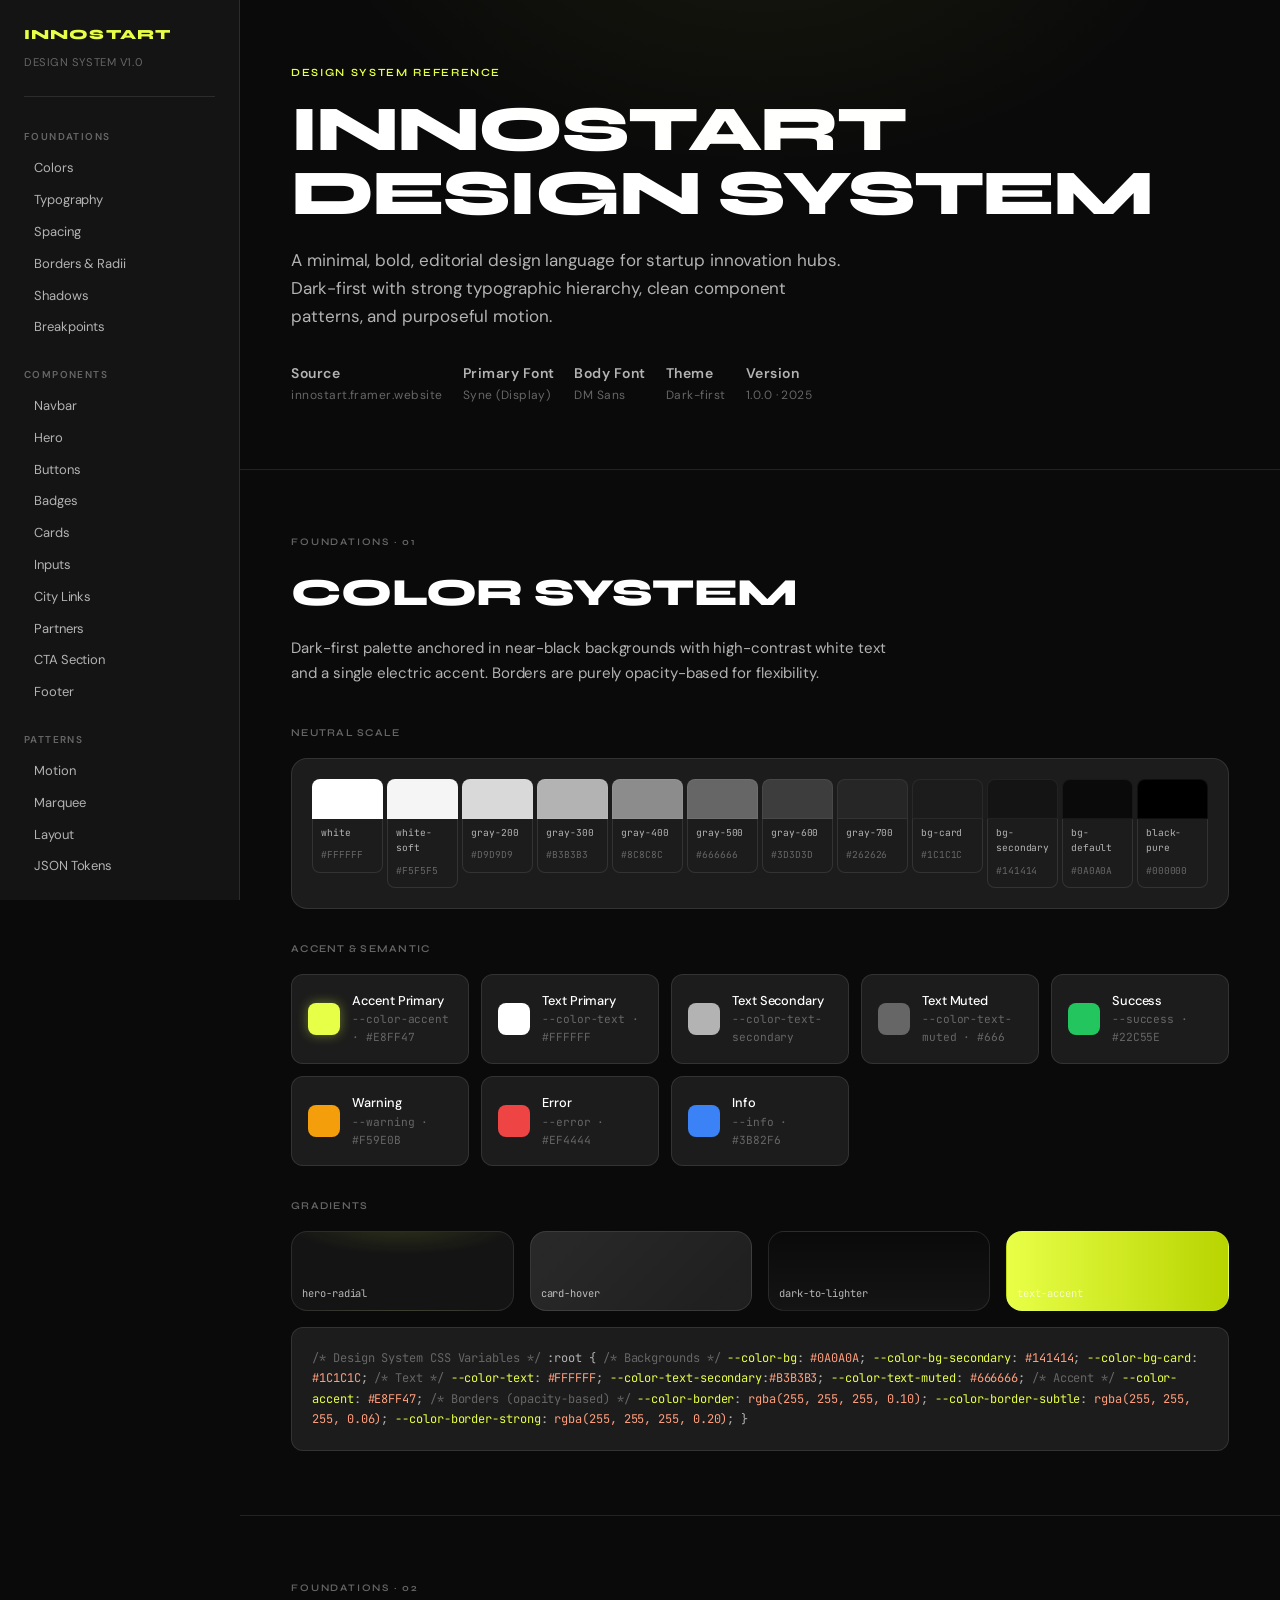
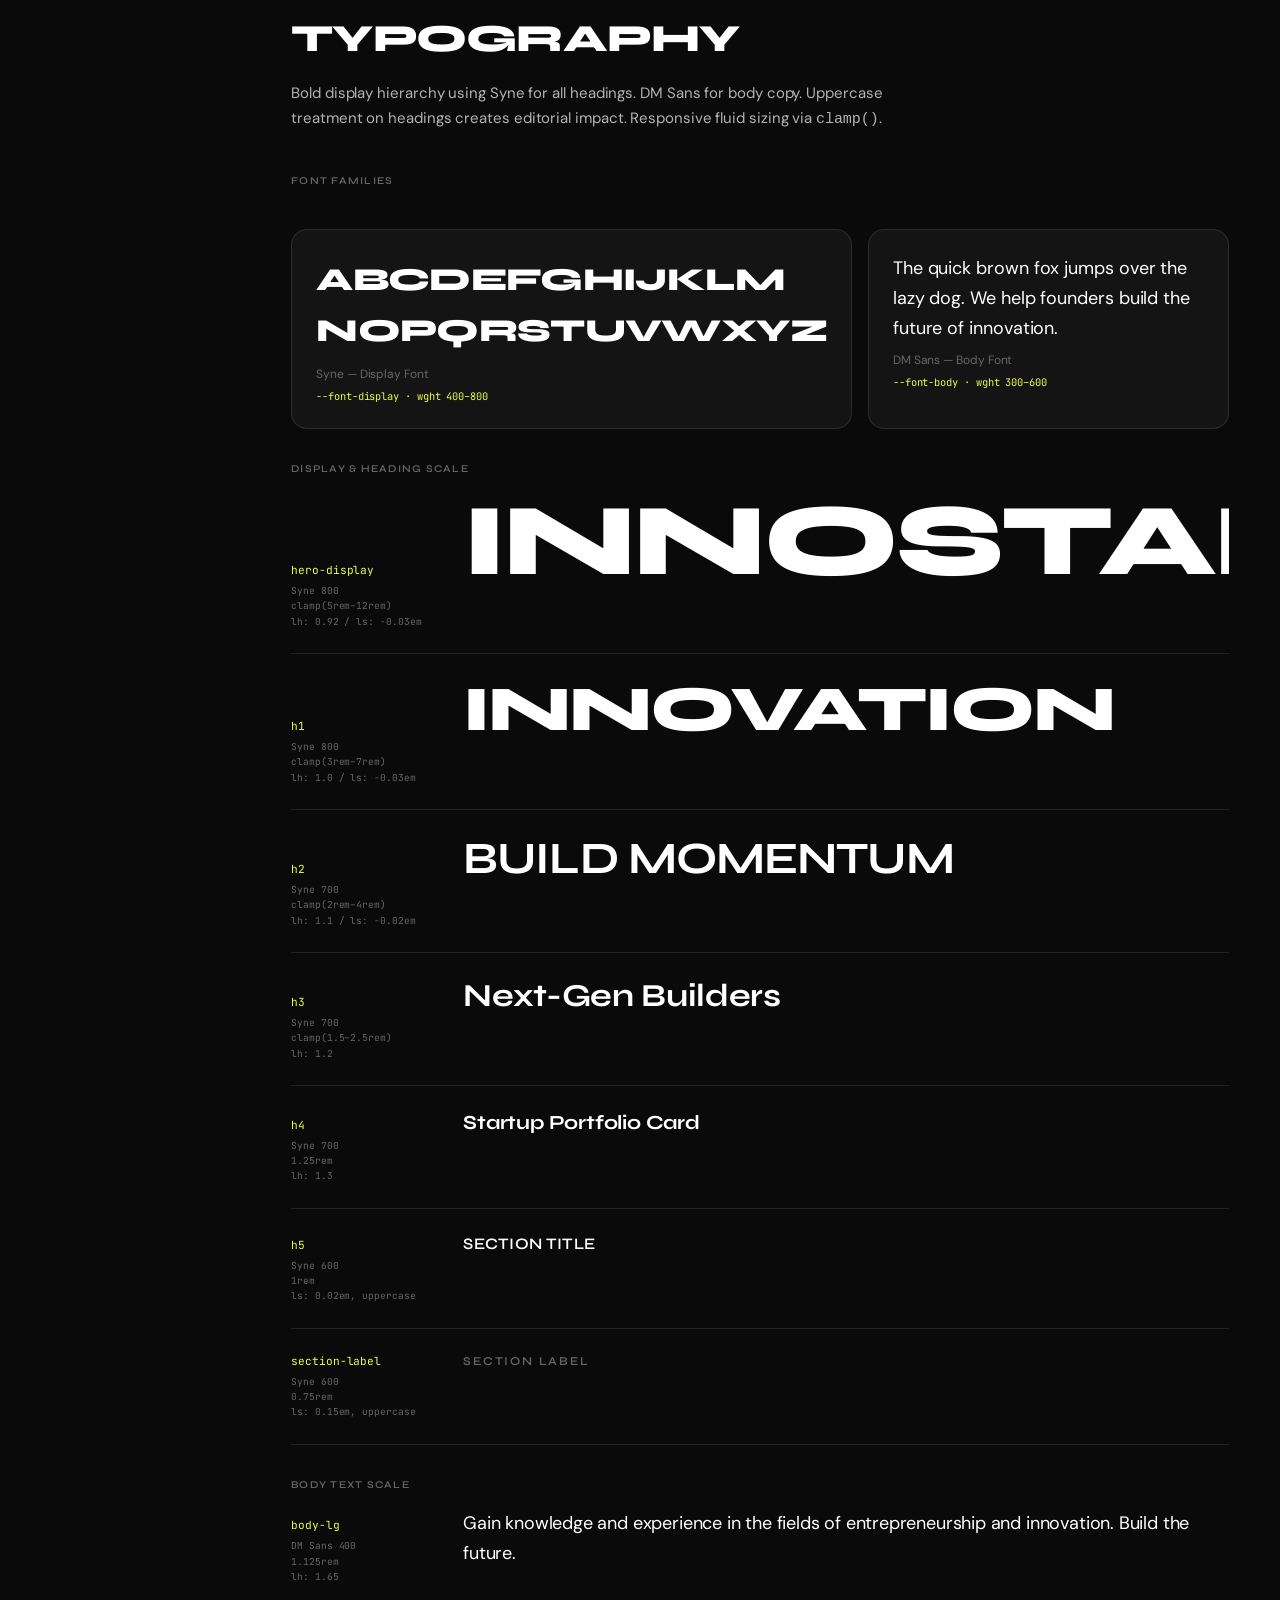
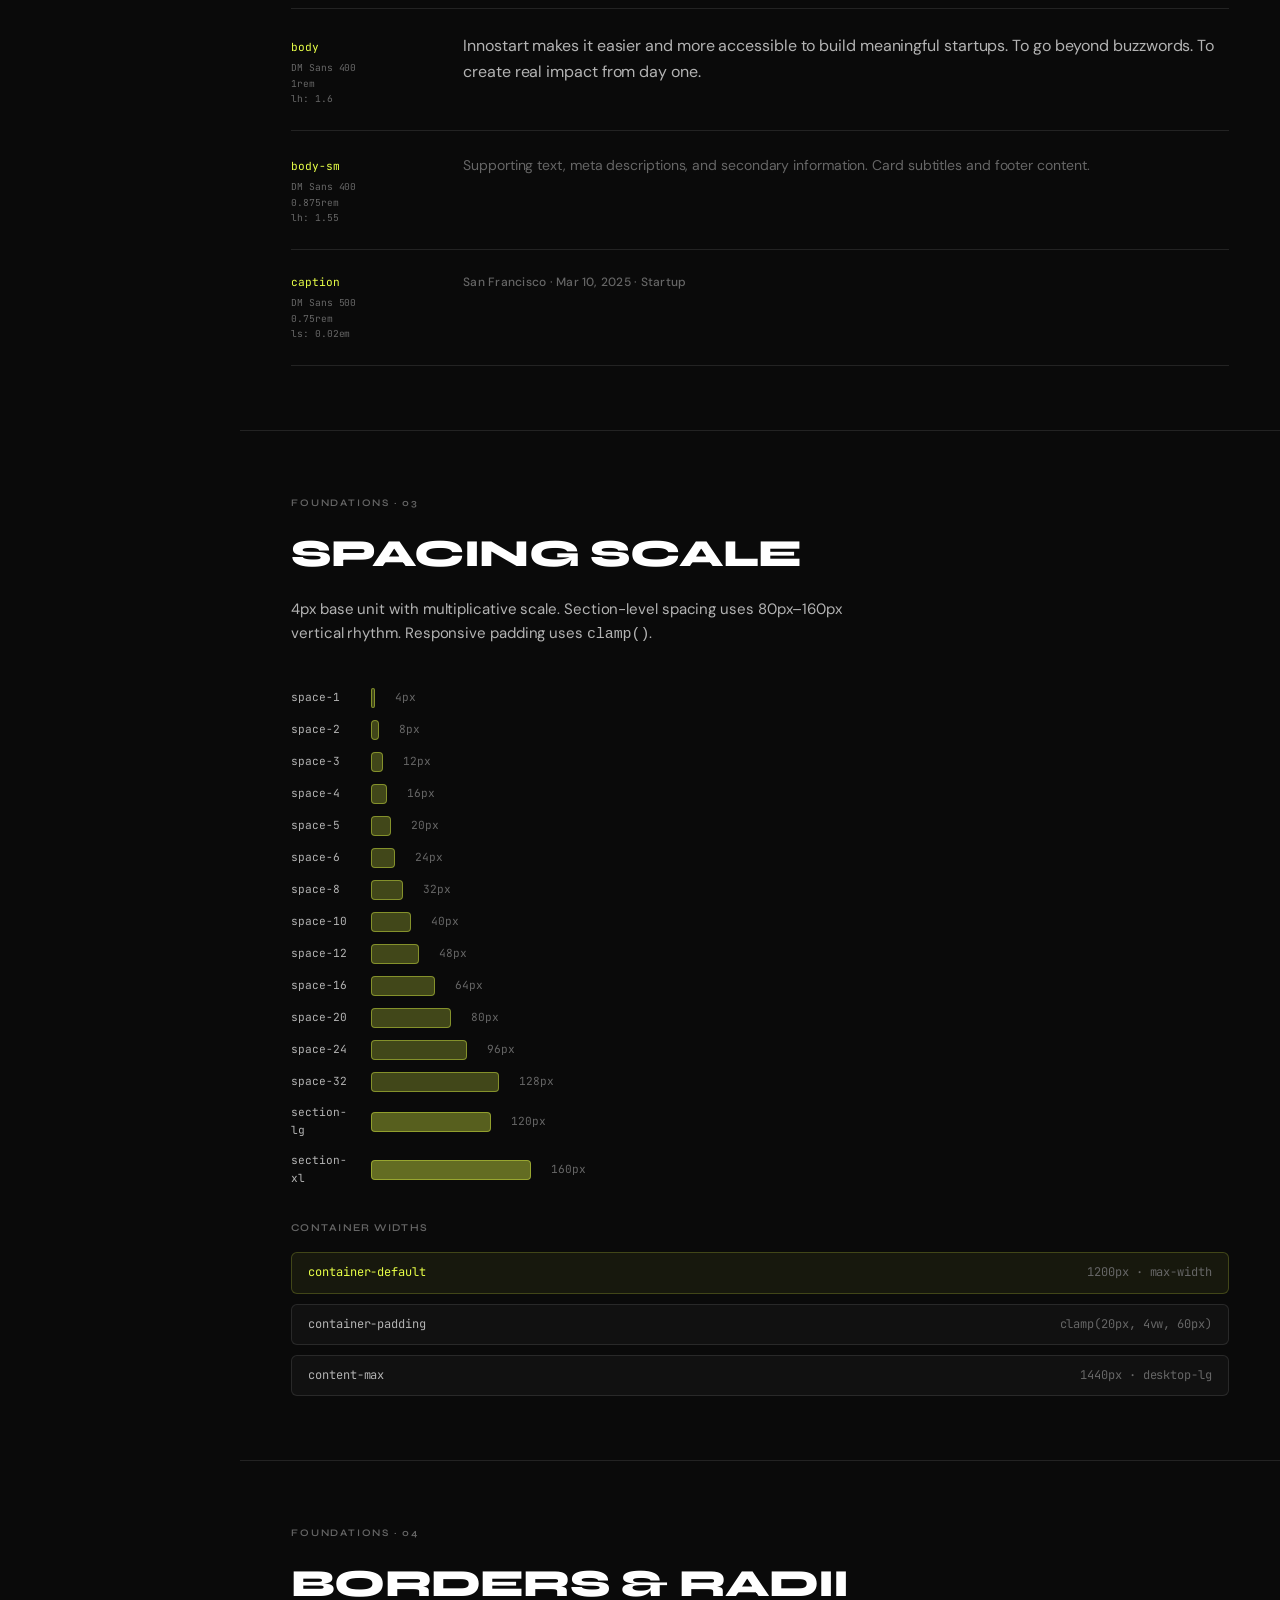
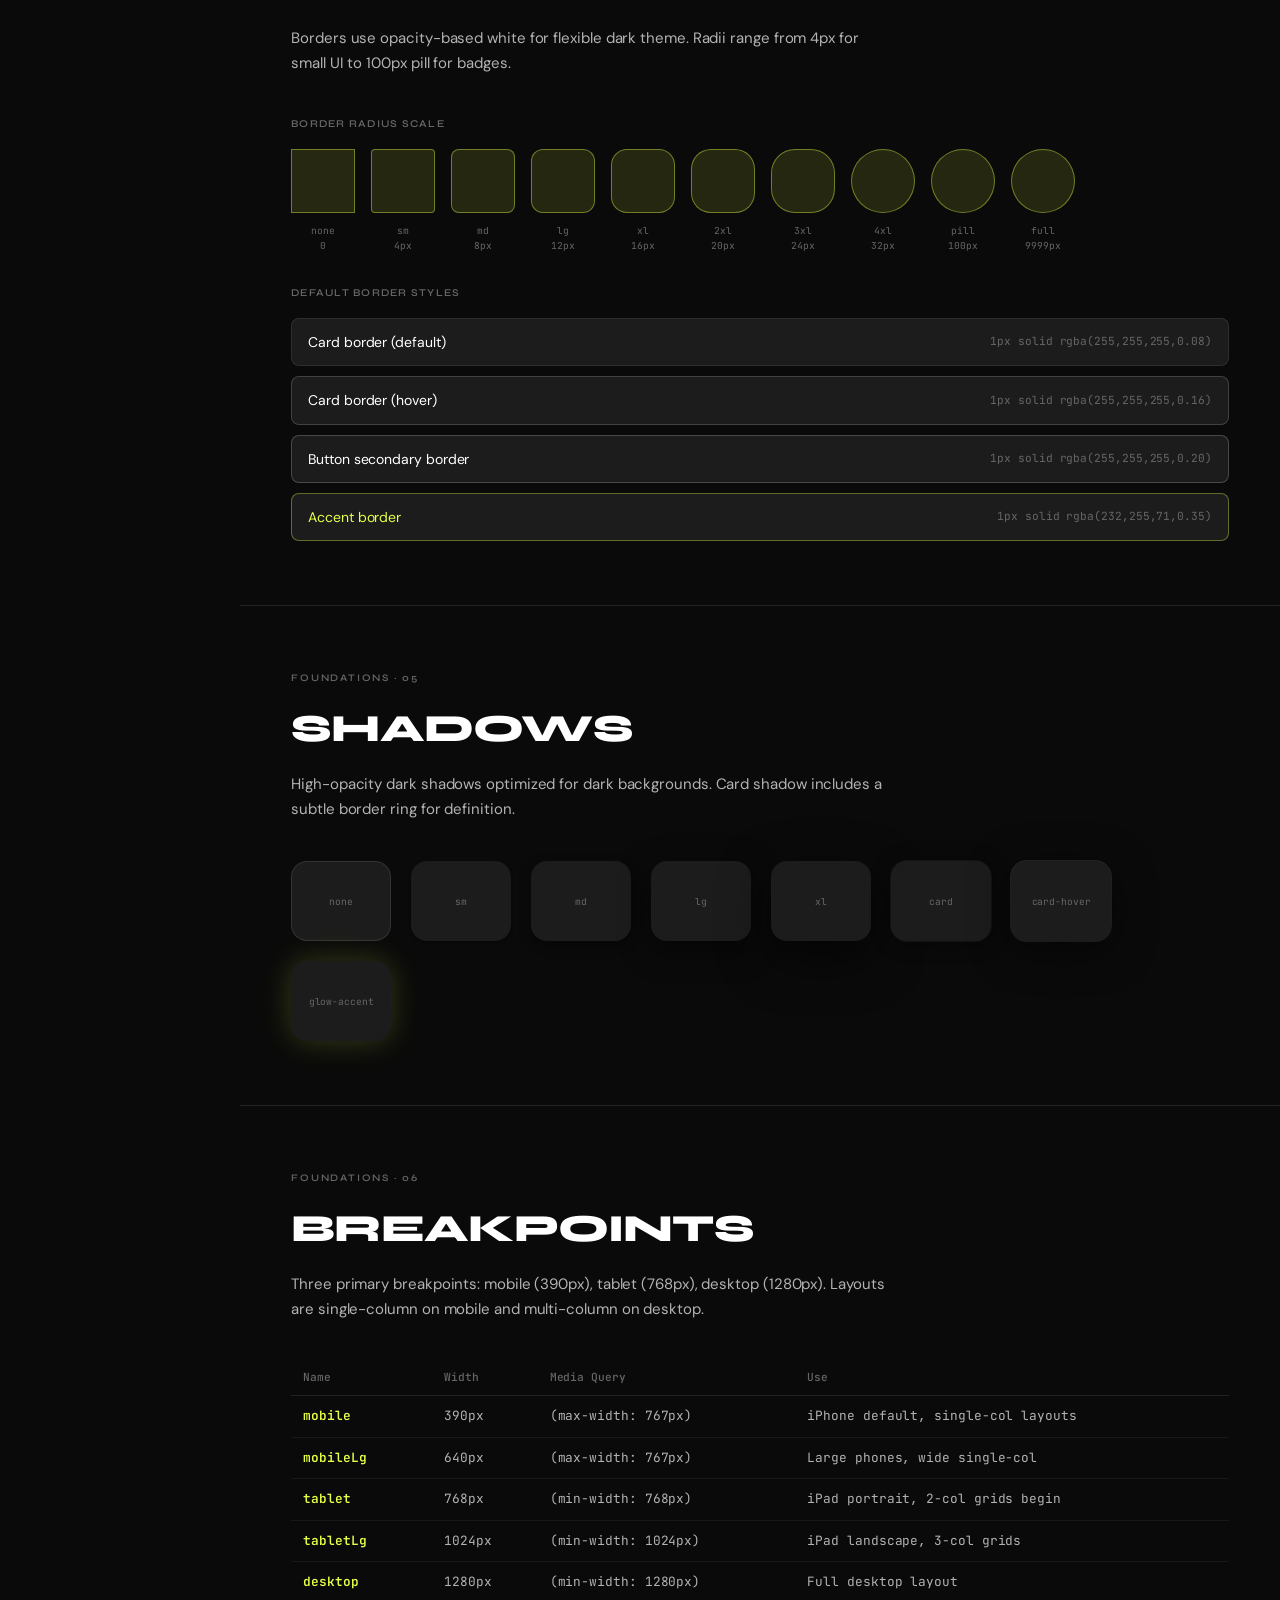
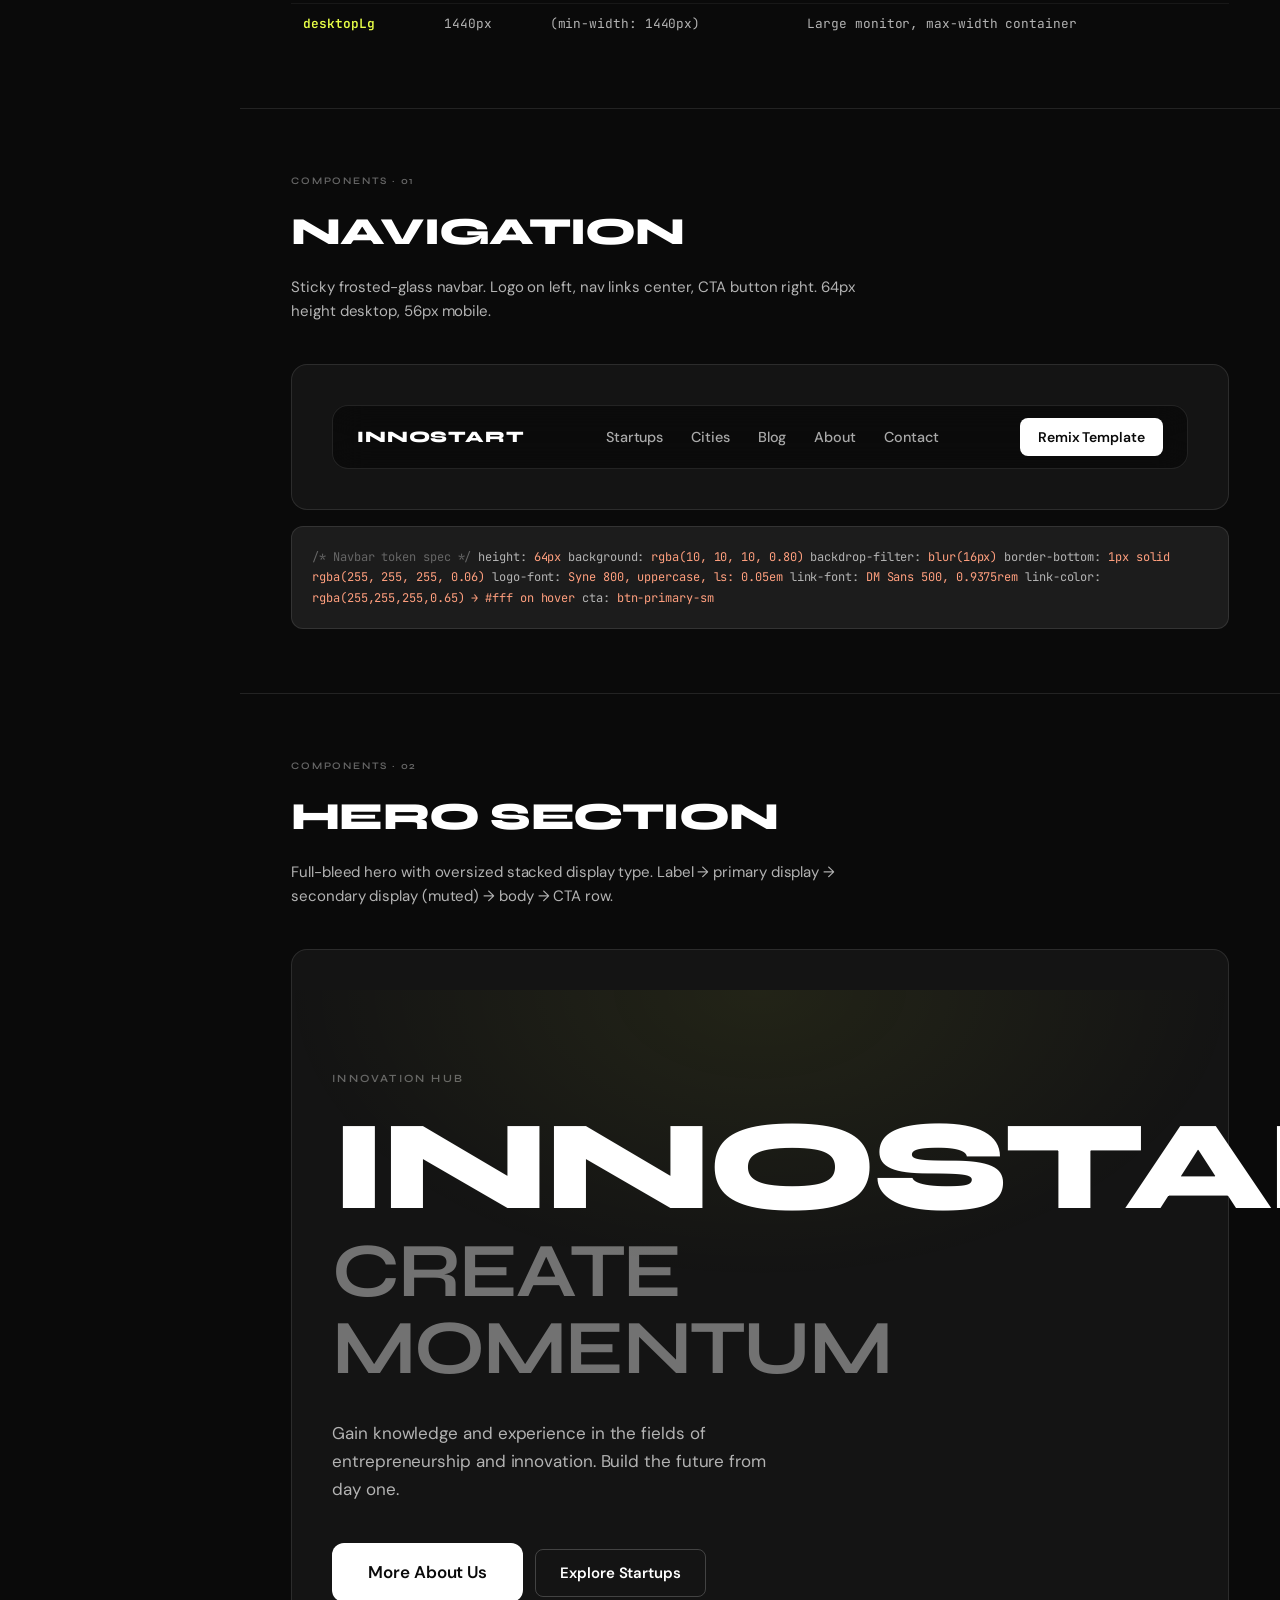
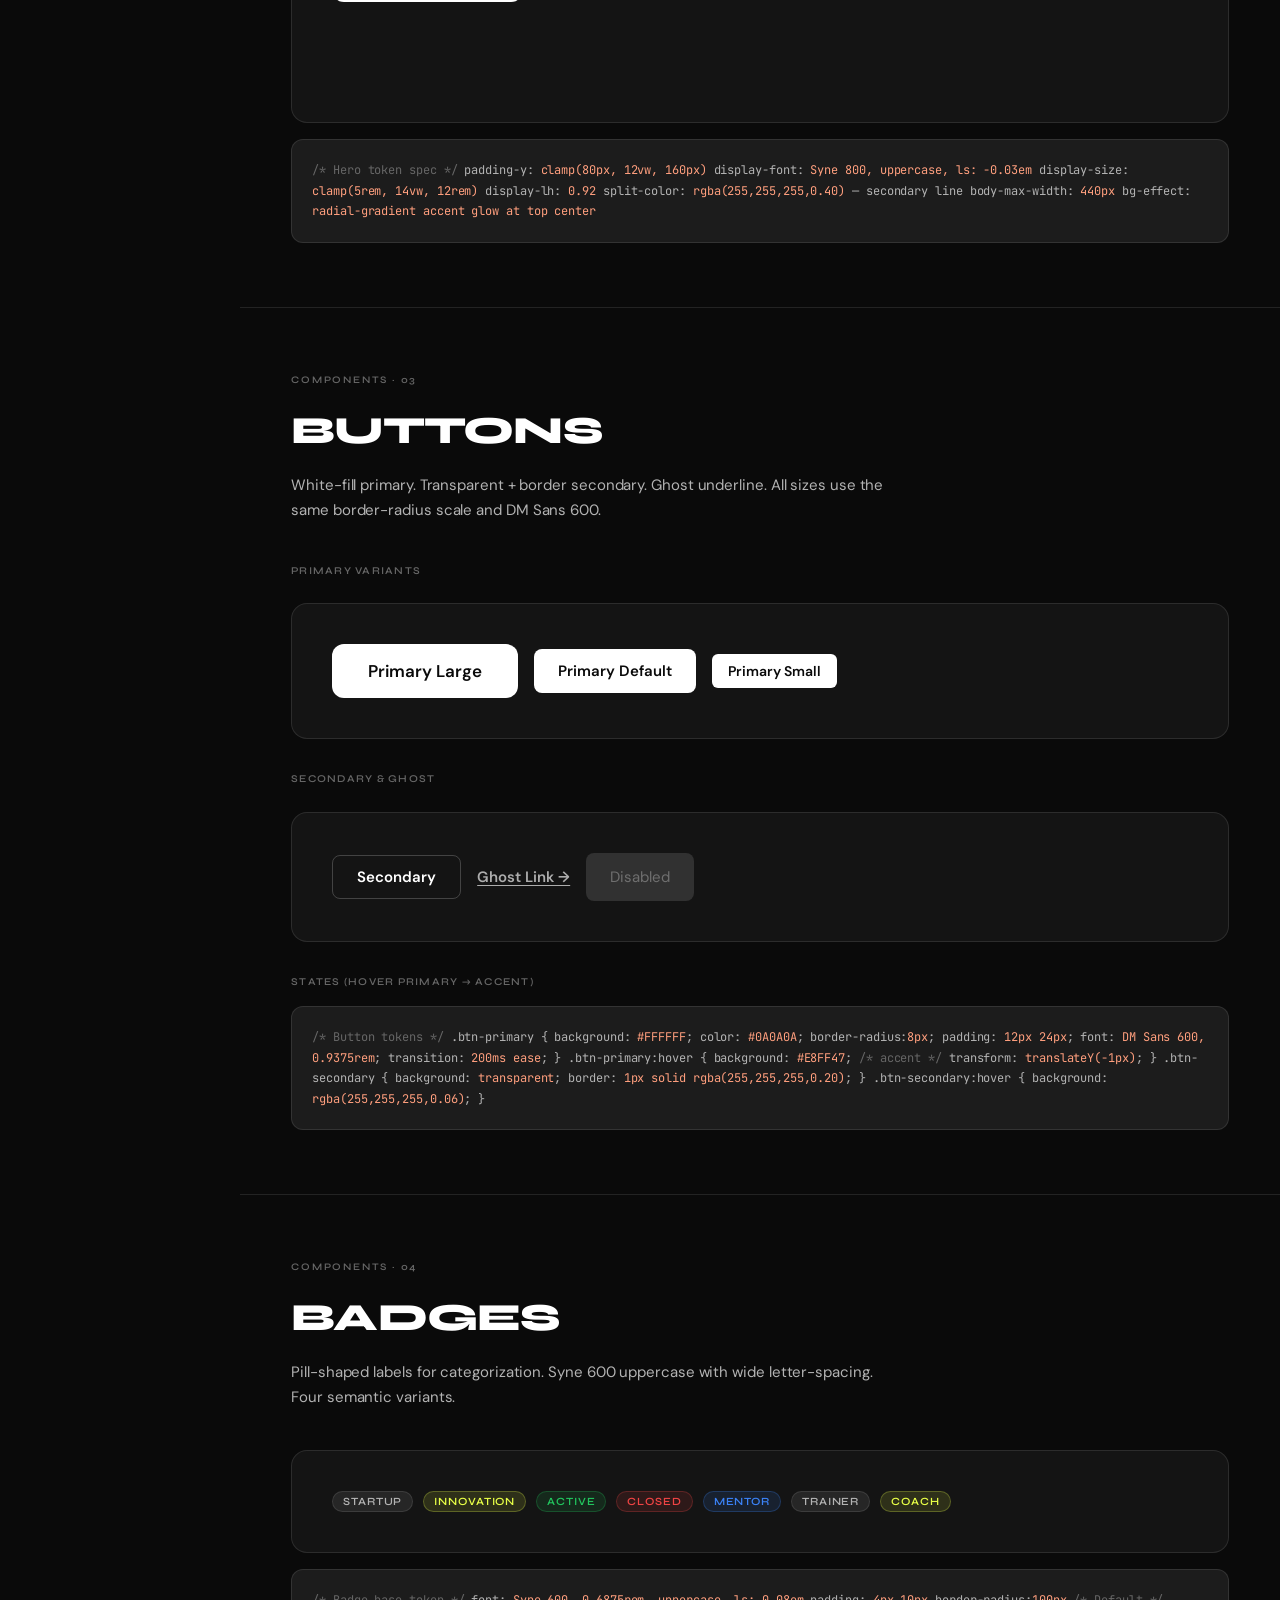
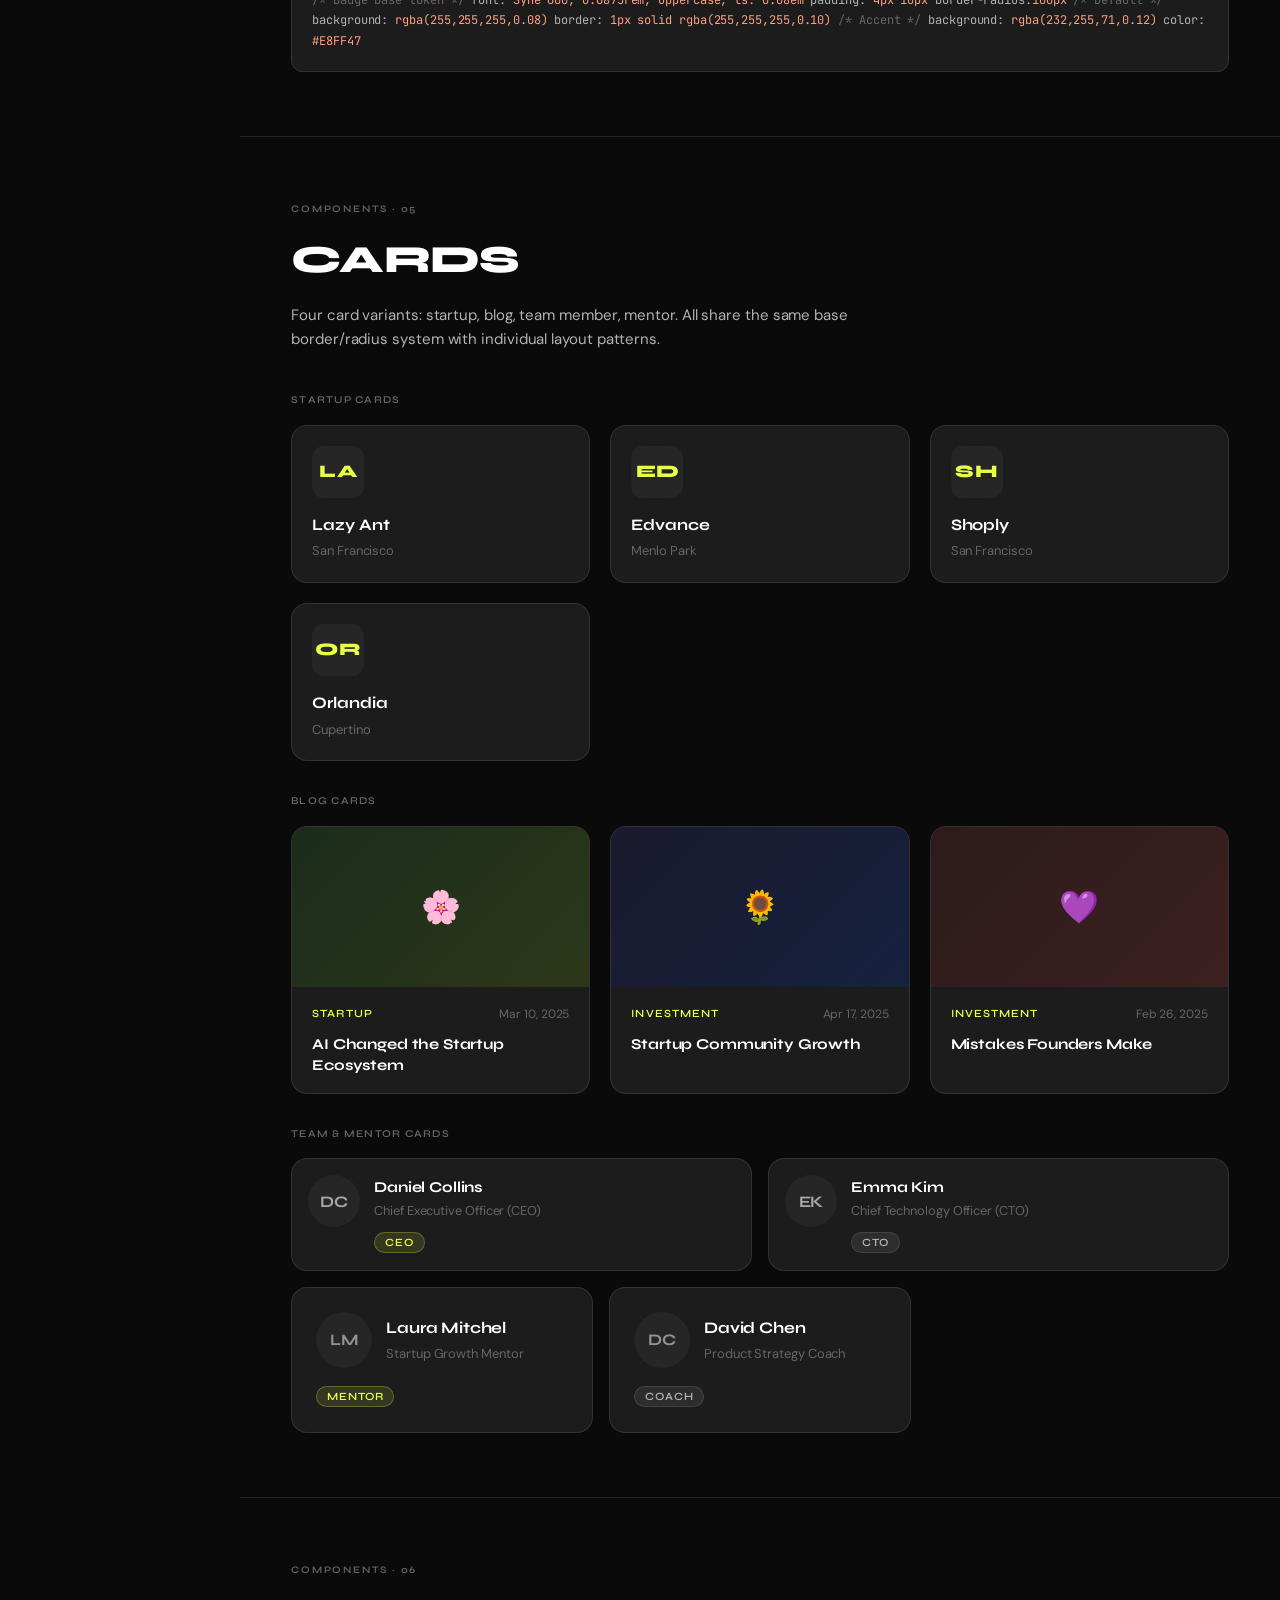
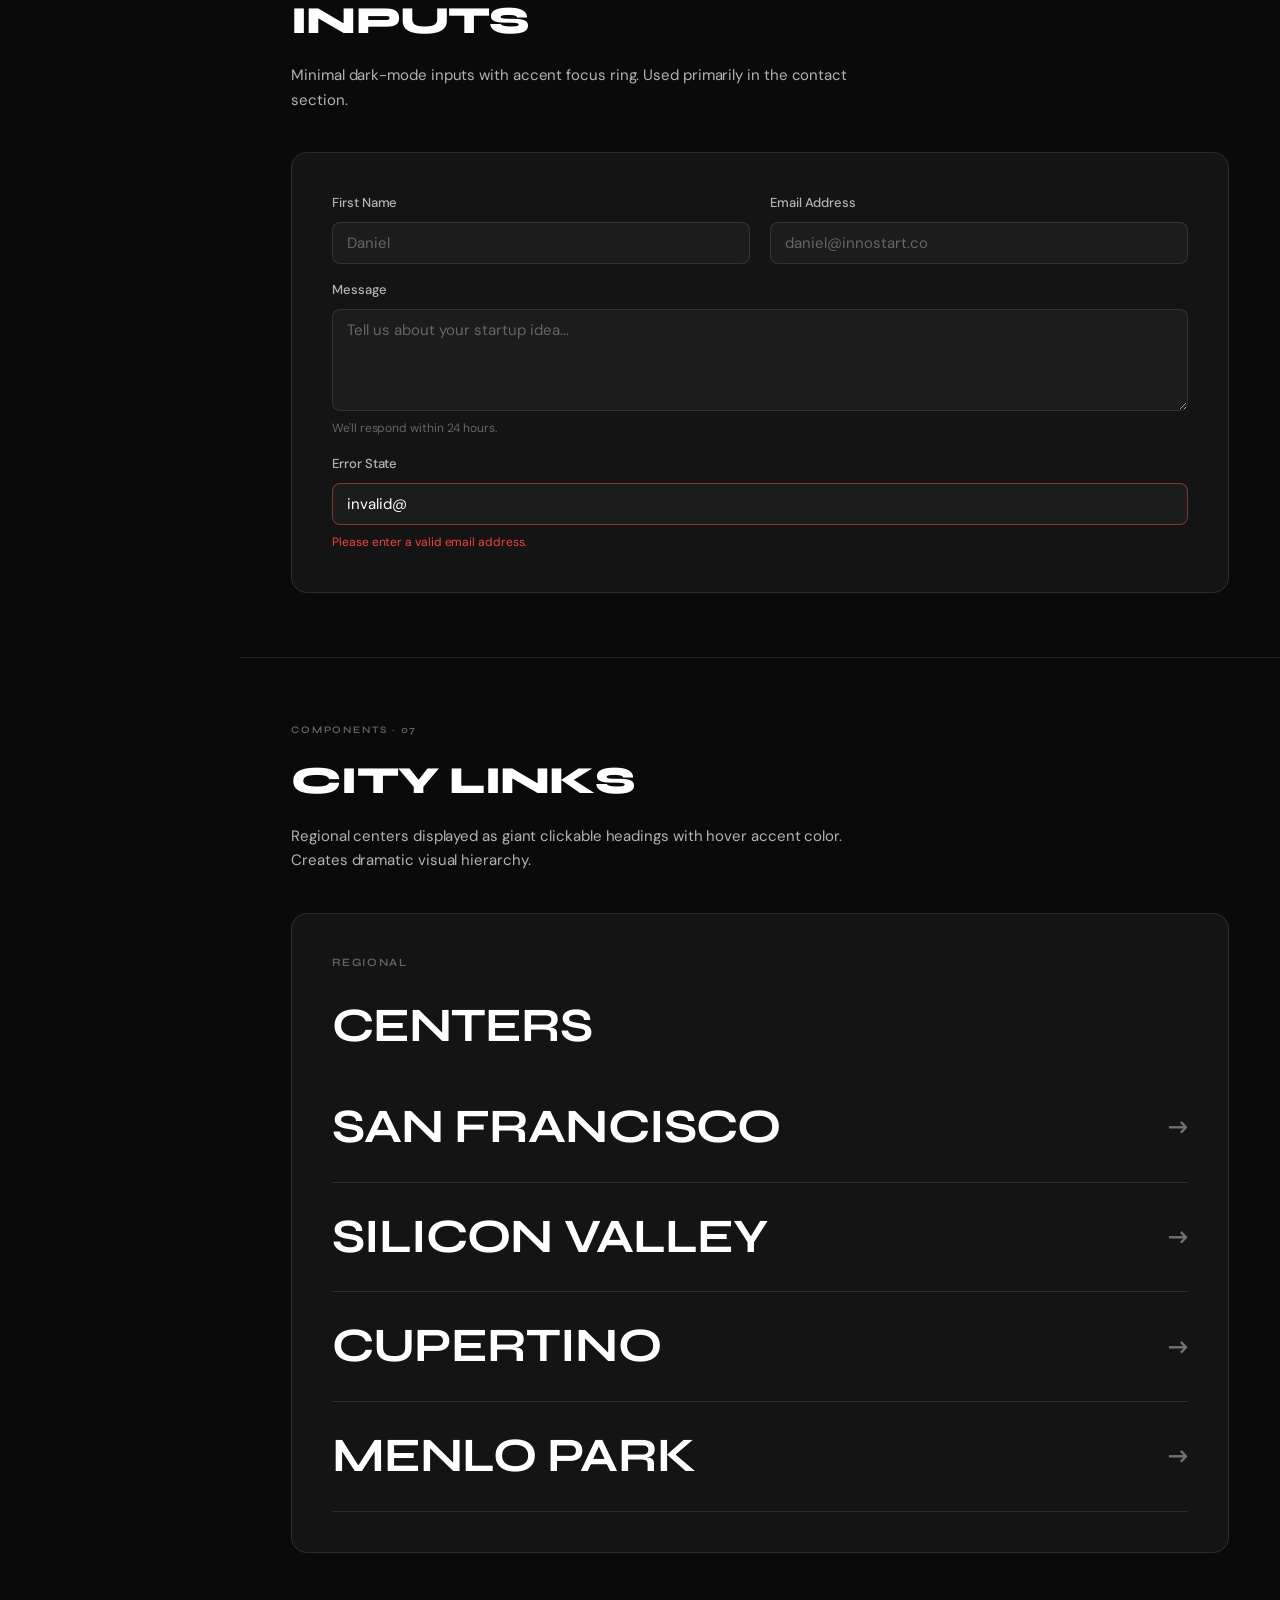
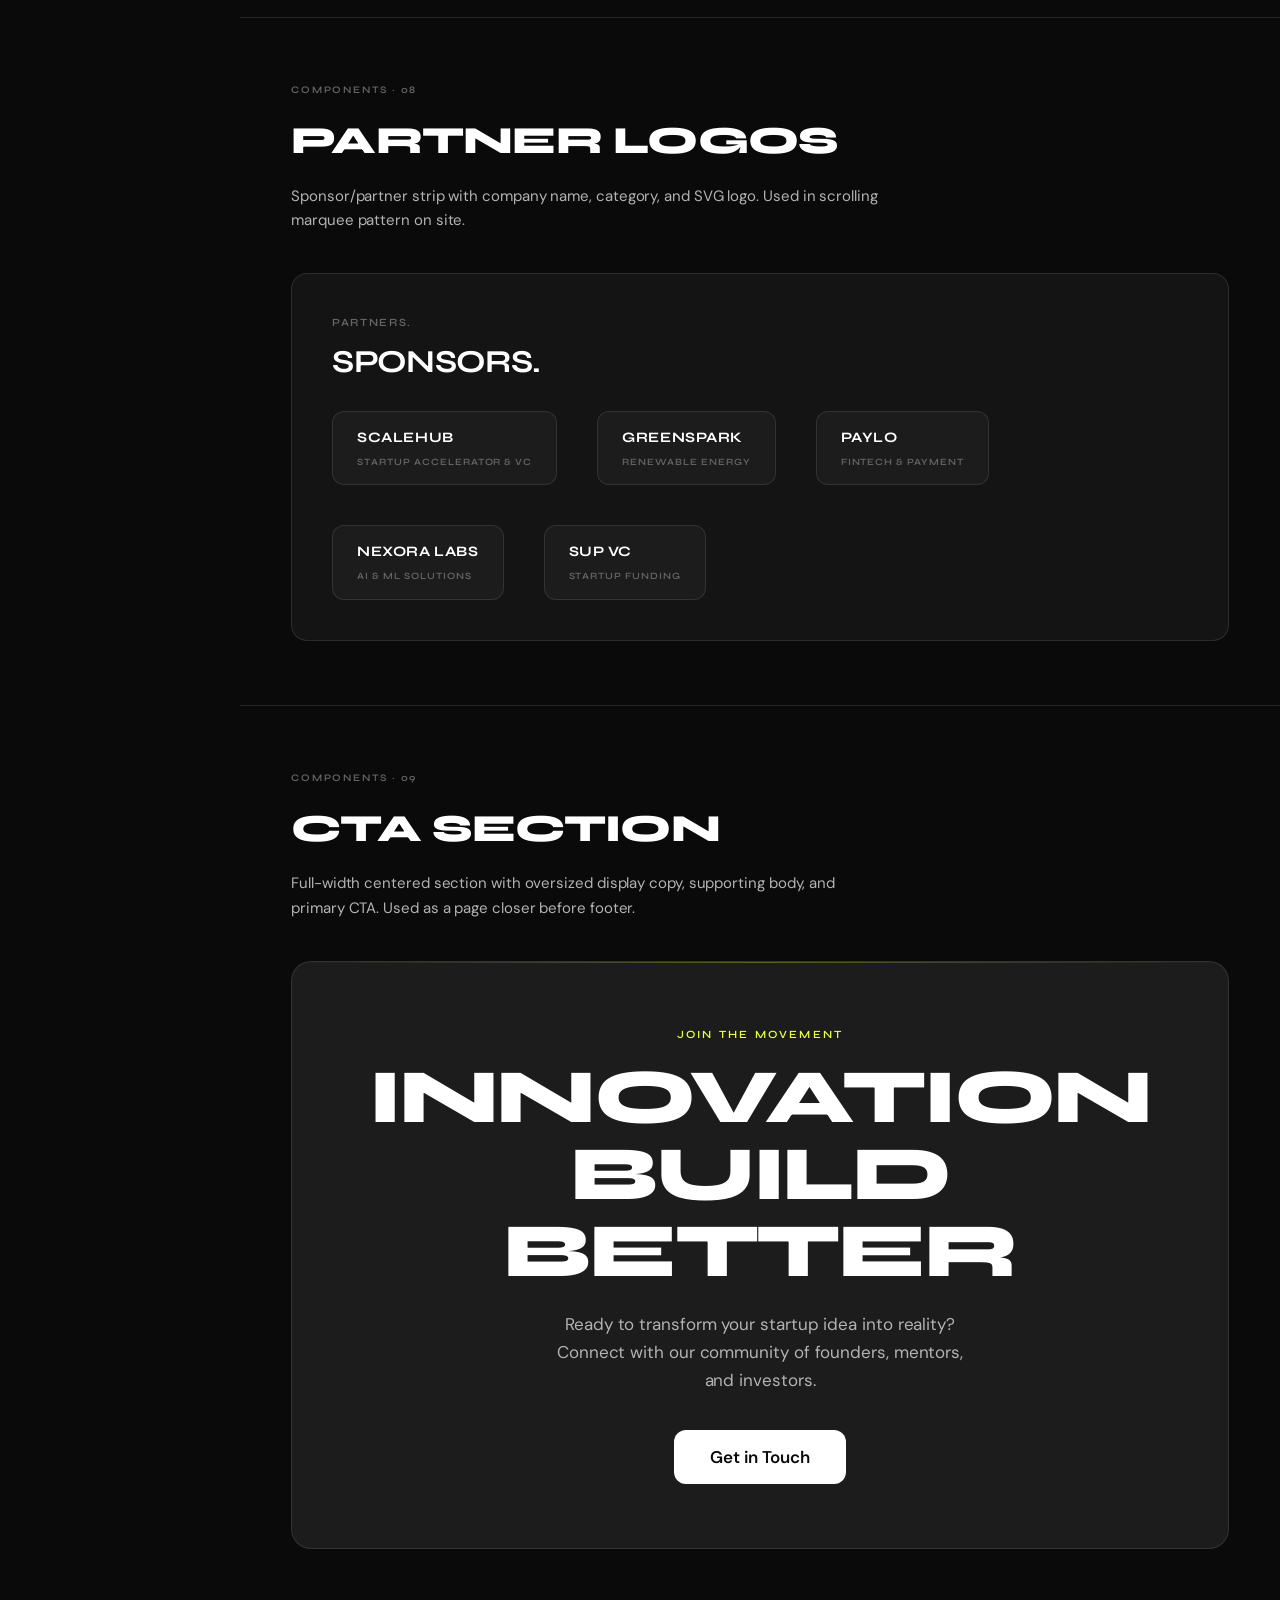
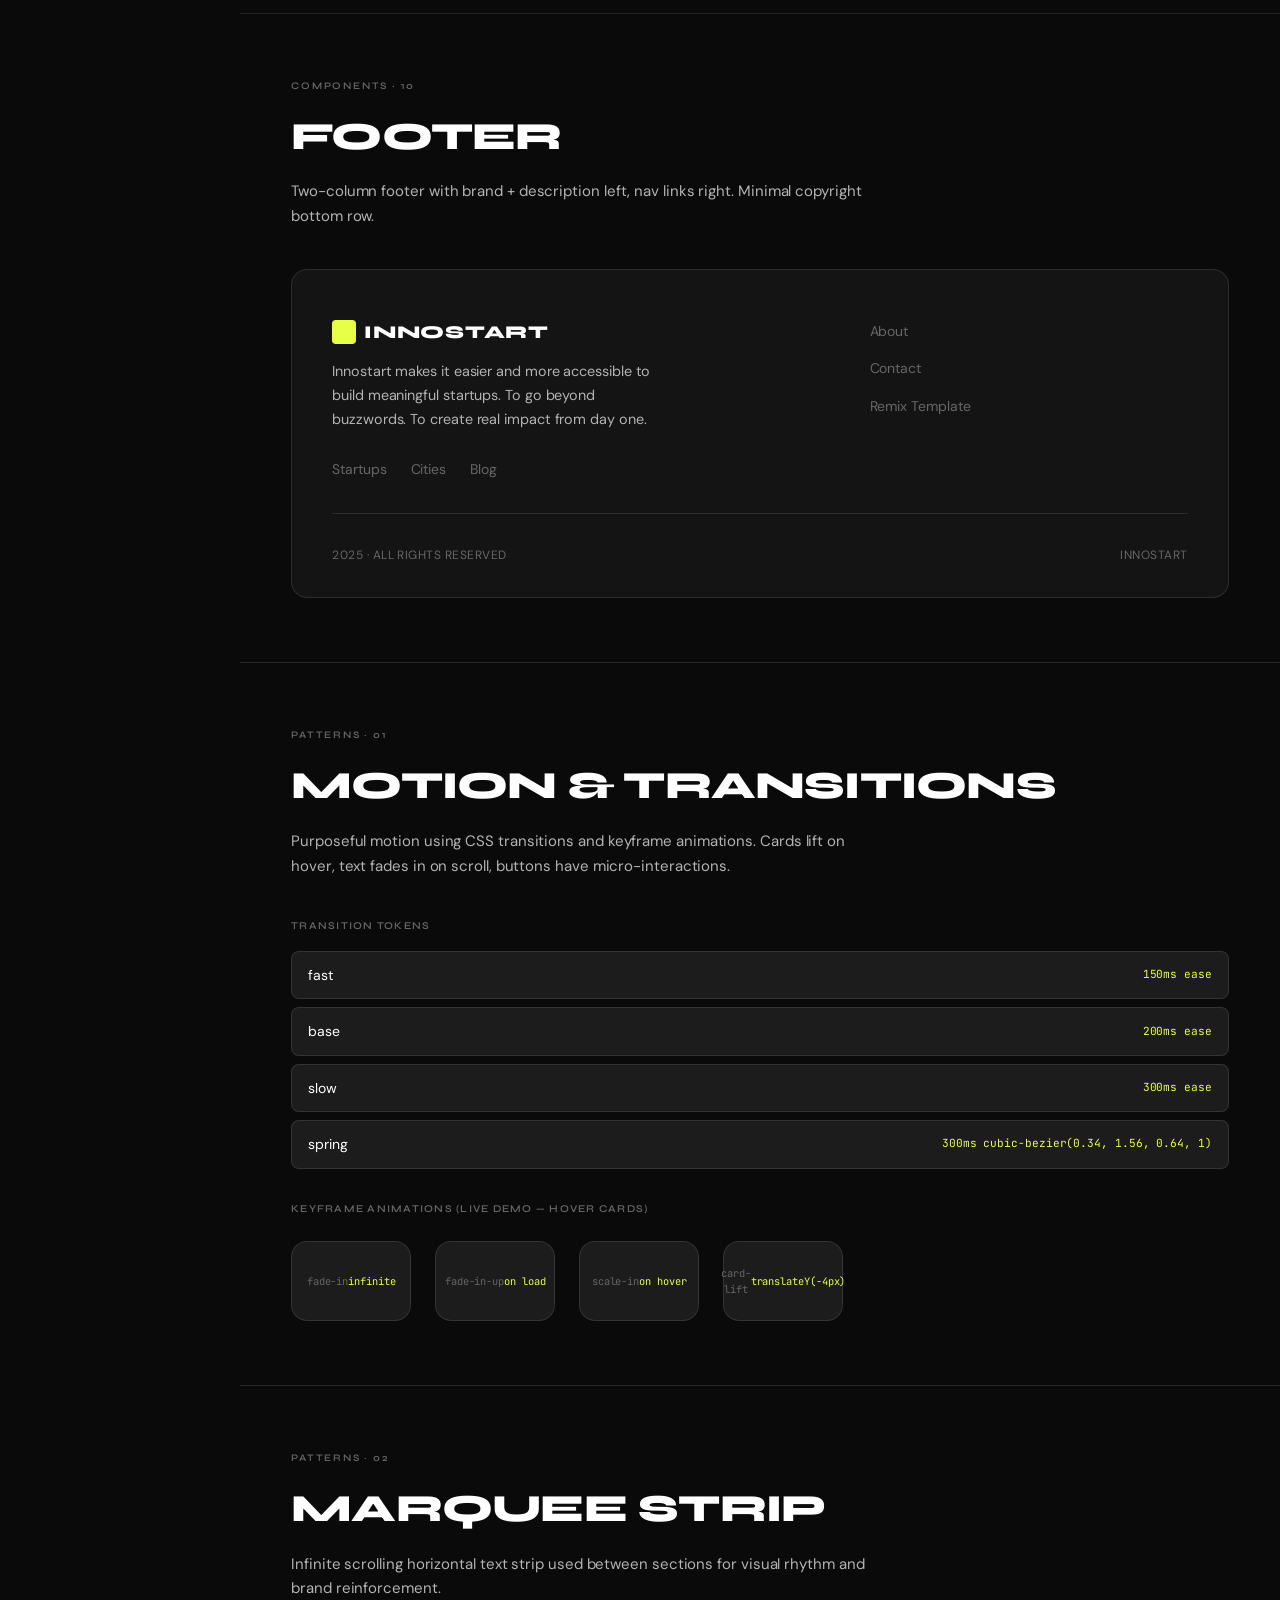
<file: Framer design-system.html>
<!DOCTYPE html>
<html lang="en">
<head>
<meta charset="UTF-8">
<meta name="viewport" content="width=device-width, initial-scale=1.0">
<title>Innostart — Design System</title>
<link rel="preconnect" href="https://fonts.googleapis.com">
<link rel="preconnect" href="https://fonts.gstatic.com" crossorigin>
<link href="https://fonts.googleapis.com/css2?family=Syne:wght@400;500;600;700;800&family=DM+Sans:ital,opsz,wght@0,9..40,300;0,9..40,400;0,9..40,500;0,9..40,600;1,9..40,400&family=JetBrains+Mono:wght@400;500&display=swap" rel="stylesheet">
<style>
/* ============================================================
   DESIGN SYSTEM TOKENS
   ============================================================ */
:root {
  /* Colors */
  --color-bg:            #0A0A0A;
  --color-bg-secondary:  #141414;
  --color-bg-card:       #1C1C1C;
  --color-text:          #FFFFFF;
  --color-text-secondary:#B3B3B3;
  --color-text-muted:    #666666;
  --color-accent:        #E8FF47;
  --color-border:        rgba(255, 255, 255, 0.10);
  --color-border-subtle: rgba(255, 255, 255, 0.06);
  --color-border-strong: rgba(255, 255, 255, 0.20);
  --gray-900: #111111;
  --gray-800: #1A1A1A;
  --gray-700: #262626;
  --gray-500: #666666;
  --gray-400: #8C8C8C;
  --gray-300: #B3B3B3;
  --success:  #22C55E;
  --warning:  #F59E0B;
  --error:    #EF4444;
  --info:     #3B82F6;

  /* Typography */
  --font-display: 'Syne', 'Outfit', sans-serif;
  --font-body:    'DM Sans', 'Inter', sans-serif;
  --font-mono:    'JetBrains Mono', monospace;

  /* Spacing */
  --space-1:  4px;
  --space-2:  8px;
  --space-3:  12px;
  --space-4:  16px;
  --space-5:  20px;
  --space-6:  24px;
  --space-8:  32px;
  --space-10: 40px;
  --space-12: 48px;
  --space-16: 64px;
  --space-20: 80px;
  --space-24: 96px;
  --space-32: 128px;

  /* Borders */
  --radius-sm:   4px;
  --radius-md:   8px;
  --radius-lg:   12px;
  --radius-xl:   16px;
  --radius-2xl:  20px;
  --radius-pill: 100px;

  /* Shadows */
  --shadow-sm:   0 1px 3px rgba(0, 0, 0, 0.5);
  --shadow-md:   0 4px 12px rgba(0, 0, 0, 0.4);
  --shadow-lg:   0 8px 30px rgba(0, 0, 0, 0.5);
  --shadow-card: 0 2px 20px rgba(0, 0, 0, 0.4), 0 0 0 1px rgba(255,255,255,0.06);
  --shadow-card-hover: 0 8px 40px rgba(0, 0, 0, 0.5), 0 0 0 1px rgba(255,255,255,0.12);
  --shadow-glow: 0 0 30px rgba(232, 255, 71, 0.15);

  /* Transitions */
  --transition-fast:   150ms ease;
  --transition-base:   200ms ease;
  --transition-slow:   300ms ease;
  --transition-spring: 300ms cubic-bezier(0.34, 1.56, 0.64, 1);

  /* Layout */
  --container-max:  1200px;
  --container-pad:  clamp(20px, 4vw, 60px);
  --sidebar-width:  240px;
}

/* ============================================================
   RESET & BASE
   ============================================================ */
*, *::before, *::after { box-sizing: border-box; margin: 0; padding: 0; }
html { scroll-behavior: smooth; }
body {
  background: var(--color-bg);
  color: var(--color-text);
  font-family: var(--font-body);
  font-size: 1rem;
  line-height: 1.6;
  letter-spacing: -0.005em;
  -webkit-font-smoothing: antialiased;
}
a { color: inherit; text-decoration: none; }
img { max-width: 100%; display: block; }
button { cursor: pointer; font-family: inherit; border: none; outline: none; }

/* ============================================================
   LAYOUT
   ============================================================ */
.ds-wrapper {
  display: flex;
  min-height: 100vh;
}

/* SIDEBAR */
.ds-sidebar {
  width: var(--sidebar-width);
  min-width: var(--sidebar-width);
  background: var(--color-bg-secondary);
  border-right: 1px solid var(--color-border);
  position: sticky;
  top: 0;
  height: 100vh;
  overflow-y: auto;
  padding: var(--space-6);
  flex-shrink: 0;
  scrollbar-width: thin;
  scrollbar-color: var(--color-border) transparent;
}
.ds-sidebar-logo {
  font-family: var(--font-display);
  font-size: 0.875rem;
  font-weight: 800;
  letter-spacing: 0.08em;
  text-transform: uppercase;
  color: var(--color-accent);
  margin-bottom: var(--space-2);
}
.ds-sidebar-subtitle {
  font-size: 0.7rem;
  color: var(--color-text-muted);
  letter-spacing: 0.05em;
  text-transform: uppercase;
  margin-bottom: var(--space-6);
  padding-bottom: var(--space-6);
  border-bottom: 1px solid var(--color-border);
}
.ds-sidebar-section {
  margin-bottom: var(--space-2);
}
.ds-sidebar-section-label {
  font-size: 0.625rem;
  font-weight: 600;
  letter-spacing: 0.14em;
  text-transform: uppercase;
  color: var(--color-text-muted);
  padding: var(--space-2) 0;
  margin-top: var(--space-4);
}
.ds-sidebar a {
  display: block;
  font-size: 0.8125rem;
  color: var(--color-text-secondary);
  padding: 5px 10px;
  border-radius: var(--radius-md);
  transition: var(--transition-base);
  margin-bottom: 1px;
}
.ds-sidebar a:hover { background: var(--color-border); color: var(--color-text); }
.ds-sidebar a.active { background: rgba(232,255,71,0.10); color: var(--color-accent); }

/* MAIN CONTENT */
.ds-main {
  flex: 1;
  min-width: 0;
  overflow-y: auto;
}

.ds-header {
  background: var(--color-bg);
  border-bottom: 1px solid var(--color-border);
  padding: var(--space-16) var(--container-pad);
  position: relative;
  overflow: hidden;
}
.ds-header::before {
  content: '';
  position: absolute;
  top: 0; left: 0; right: 0; bottom: 0;
  background: radial-gradient(ellipse 60% 80% at 50% -20%, rgba(232,255,71,0.06) 0%, transparent 70%);
  pointer-events: none;
}
.ds-header-label {
  font-family: var(--font-display);
  font-size: 0.6875rem;
  font-weight: 600;
  letter-spacing: 0.15em;
  text-transform: uppercase;
  color: var(--color-accent);
  margin-bottom: var(--space-4);
}
.ds-header h1 {
  font-family: var(--font-display);
  font-size: clamp(2.5rem, 5vw, 5rem);
  font-weight: 800;
  line-height: 1.0;
  letter-spacing: -0.03em;
  text-transform: uppercase;
  margin-bottom: var(--space-5);
}
.ds-header p {
  font-size: 1.0625rem;
  color: var(--color-text-secondary);
  max-width: 560px;
  line-height: 1.65;
}
.ds-header-meta {
  display: flex;
  gap: var(--space-5);
  margin-top: var(--space-8);
}
.ds-meta-item {
  font-size: 0.75rem;
  color: var(--color-text-muted);
  letter-spacing: 0.04em;
}
.ds-meta-item strong {
  display: block;
  font-size: 0.875rem;
  font-weight: 600;
  color: var(--color-text-secondary);
  margin-bottom: 2px;
}

/* SECTIONS */
.ds-section {
  padding: var(--space-16) var(--container-pad);
  border-bottom: 1px solid var(--color-border);
}
.ds-section:last-child { border-bottom: none; }
.ds-section-header {
  margin-bottom: var(--space-10);
}
.ds-section-label {
  font-family: var(--font-display);
  font-size: 0.625rem;
  font-weight: 600;
  letter-spacing: 0.18em;
  text-transform: uppercase;
  color: var(--color-text-muted);
  margin-bottom: var(--space-3);
}
.ds-section-title {
  font-family: var(--font-display);
  font-size: clamp(1.5rem, 3vw, 2.5rem);
  font-weight: 800;
  letter-spacing: -0.02em;
  text-transform: uppercase;
  margin-bottom: var(--space-3);
}
.ds-section-body {
  font-size: 0.9375rem;
  color: var(--color-text-secondary);
  max-width: 600px;
  line-height: 1.65;
}

/* ============================================================
   TOKEN DISPLAY HELPERS
   ============================================================ */
.token-grid {
  display: grid;
  grid-template-columns: repeat(auto-fill, minmax(140px, 1fr));
  gap: var(--space-4);
}
.token-grid-wide {
  display: grid;
  grid-template-columns: repeat(auto-fill, minmax(200px, 1fr));
  gap: var(--space-4);
}
.token-row {
  display: flex;
  flex-direction: column;
  gap: var(--space-2);
}
.token-item {
  border-radius: var(--radius-lg);
  overflow: hidden;
  border: 1px solid var(--color-border);
}
.token-swatch {
  height: 64px;
  width: 100%;
}
.token-info {
  padding: var(--space-3);
  background: var(--color-bg-card);
}
.token-name {
  font-family: var(--font-mono);
  font-size: 0.65rem;
  color: var(--color-text-secondary);
  margin-bottom: 2px;
}
.token-value {
  font-family: var(--font-mono);
  font-size: 0.7rem;
  color: var(--color-text-muted);
}

.code-block {
  background: var(--color-bg-card);
  border: 1px solid var(--color-border);
  border-radius: var(--radius-lg);
  padding: var(--space-5);
  font-family: var(--font-mono);
  font-size: 0.75rem;
  line-height: 1.7;
  color: var(--color-text-secondary);
  overflow-x: auto;
  margin-top: var(--space-4);
}
.code-block .k { color: #E8FF47; }
.code-block .v { color: #FF9F7E; }
.code-block .c { color: var(--color-text-muted); }

.ds-label {
  font-family: var(--font-display);
  font-size: 0.65rem;
  font-weight: 600;
  letter-spacing: 0.12em;
  text-transform: uppercase;
  color: var(--color-text-muted);
  margin-top: var(--space-8);
  margin-bottom: var(--space-4);
  display: block;
}
.ds-label:first-child { margin-top: 0; }

.preview-frame {
  background: var(--color-bg-secondary);
  border: 1px solid var(--color-border);
  border-radius: var(--radius-xl);
  padding: var(--space-10);
  margin-top: var(--space-6);
}

/* ============================================================
   1. COLOR SYSTEM
   ============================================================ */
.color-section {
  display: flex; flex-direction: column; gap: var(--space-8);
}

.color-group-title {
  font-family: var(--font-display);
  font-size: 0.7rem;
  font-weight: 600;
  letter-spacing: 0.12em;
  text-transform: uppercase;
  color: var(--color-text-muted);
  margin-bottom: var(--space-4);
}

.color-row {
  display: flex;
  gap: var(--space-2);
  flex-wrap: wrap;
}

.color-chip {
  flex: 1;
  min-width: 56px;
}
.color-chip-swatch {
  height: 40px;
  border-radius: var(--radius-md) var(--radius-md) 0 0;
  border: 1px solid rgba(255,255,255,0.06);
}
.color-chip-body {
  background: var(--color-bg-card);
  border-radius: 0 0 var(--radius-md) var(--radius-md);
  padding: 6px 8px;
  border: 1px solid var(--color-border);
  border-top: none;
}
.color-chip-name {
  font-family: var(--font-mono);
  font-size: 0.6rem;
  color: var(--color-text-secondary);
  display: block;
}
.color-chip-hex {
  font-family: var(--font-mono);
  font-size: 0.6rem;
  color: var(--color-text-muted);
}

.semantic-colors {
  display: grid;
  grid-template-columns: repeat(auto-fill, minmax(160px, 1fr));
  gap: var(--space-3);
}
.semantic-item {
  background: var(--color-bg-card);
  border: 1px solid var(--color-border);
  border-radius: var(--radius-lg);
  padding: var(--space-4);
  display: flex;
  align-items: center;
  gap: var(--space-3);
}
.semantic-dot {
  width: 32px;
  height: 32px;
  border-radius: var(--radius-md);
  flex-shrink: 0;
}
.semantic-label { font-size: 0.8rem; font-weight: 500; }
.semantic-val { font-family: var(--font-mono); font-size: 0.7rem; color: var(--color-text-muted); }

.gradient-row {
  display: grid;
  grid-template-columns: repeat(auto-fill, minmax(200px, 1fr));
  gap: var(--space-4);
}
.gradient-chip {
  height: 80px;
  border-radius: var(--radius-xl);
  position: relative;
  overflow: hidden;
  border: 1px solid var(--color-border);
}
.gradient-chip-label {
  position: absolute;
  bottom: 8px; left: 10px;
  font-family: var(--font-mono);
  font-size: 0.65rem;
  color: rgba(255,255,255,0.7);
}

/* ============================================================
   2. TYPOGRAPHY
   ============================================================ */
.type-scale {
  display: flex;
  flex-direction: column;
  gap: var(--space-6);
}
.type-row {
  display: flex;
  align-items: baseline;
  gap: var(--space-8);
  padding-bottom: var(--space-6);
  border-bottom: 1px solid var(--color-border);
}
.type-meta {
  width: 140px;
  flex-shrink: 0;
}
.type-meta-name {
  font-family: var(--font-mono);
  font-size: 0.7rem;
  color: var(--color-accent);
  margin-bottom: 3px;
}
.type-meta-detail {
  font-family: var(--font-mono);
  font-size: 0.6rem;
  color: var(--color-text-muted);
  line-height: 1.6;
}
.type-sample { flex: 1; }

/* ============================================================
   3. SPACING
   ============================================================ */
.spacing-row {
  display: flex;
  flex-direction: column;
  gap: var(--space-3);
}
.spacing-item {
  display: flex;
  align-items: center;
  gap: var(--space-5);
}
.spacing-bar {
  background: rgba(232,255,71,0.25);
  height: 20px;
  border-radius: var(--radius-sm);
  border: 1px solid rgba(232,255,71,0.4);
  flex-shrink: 0;
}
.spacing-label {
  font-family: var(--font-mono);
  font-size: 0.7rem;
  color: var(--color-text-secondary);
  width: 60px;
  flex-shrink: 0;
}
.spacing-value {
  font-family: var(--font-mono);
  font-size: 0.7rem;
  color: var(--color-text-muted);
}

/* ============================================================
   4. COMPONENT PREVIEWS
   ============================================================ */

/* --- NAVBAR --- */
.comp-navbar {
  background: rgba(10,10,10,0.9);
  backdrop-filter: blur(16px);
  border: 1px solid var(--color-border);
  border-radius: var(--radius-xl);
  display: flex;
  align-items: center;
  justify-content: space-between;
  padding: 0 24px;
  height: 64px;
}
.comp-navbar-logo {
  font-family: var(--font-display);
  font-size: 1rem;
  font-weight: 800;
  letter-spacing: 0.05em;
  text-transform: uppercase;
}
.comp-navbar-links {
  display: flex;
  gap: 28px;
  list-style: none;
}
.comp-navbar-links li a {
  font-size: 0.9rem;
  color: rgba(255,255,255,0.65);
  transition: color var(--transition-base);
  font-family: var(--font-body);
  font-weight: 500;
}
.comp-navbar-links li a:hover { color: #fff; }
.comp-navbar-cta {
  background: #fff;
  color: #0A0A0A;
  border-radius: var(--radius-md);
  padding: 8px 18px;
  font-size: 0.875rem;
  font-weight: 600;
  font-family: var(--font-body);
  transition: var(--transition-base);
}
.comp-navbar-cta:hover { background: var(--color-accent); }

/* --- HERO --- */
.comp-hero {
  padding: 80px 0;
  position: relative;
}
.comp-hero::before {
  content: '';
  position: absolute;
  top: 0; left: -60px; right: -60px; bottom: 0;
  background: radial-gradient(ellipse 70% 60% at 50% 0%, rgba(232,255,71,0.07) 0%, transparent 70%);
  pointer-events: none;
}
.comp-hero-label {
  font-family: var(--font-display);
  font-size: 0.6875rem;
  font-weight: 600;
  letter-spacing: 0.2em;
  text-transform: uppercase;
  color: var(--color-text-muted);
  margin-bottom: 20px;
}
.comp-hero-h1 {
  font-family: var(--font-display);
  font-size: clamp(3.5rem, 10vw, 8rem);
  font-weight: 800;
  line-height: 0.92;
  letter-spacing: -0.03em;
  text-transform: uppercase;
  margin-bottom: 8px;
  position: relative;
}
.comp-hero-h1-split {
  font-family: var(--font-display);
  font-size: clamp(2rem, 6vw, 5.5rem);
  font-weight: 700;
  line-height: 1.0;
  letter-spacing: -0.025em;
  text-transform: uppercase;
  color: rgba(255,255,255,0.4);
  margin-bottom: 32px;
}
.comp-hero-body {
  font-size: 1.0625rem;
  color: var(--color-text-secondary);
  line-height: 1.65;
  max-width: 440px;
  margin-bottom: 40px;
}
.comp-hero-actions {
  display: flex;
  gap: 12px;
  align-items: center;
  flex-wrap: wrap;
}

/* --- BUTTONS --- */
.btn {
  display: inline-flex;
  align-items: center;
  justify-content: center;
  gap: 8px;
  font-family: var(--font-body);
  font-weight: 600;
  border-radius: var(--radius-md);
  transition: var(--transition-base);
  cursor: pointer;
  border: none;
  text-decoration: none;
}
.btn-primary {
  background: #fff;
  color: #0A0A0A;
  padding: 12px 24px;
  font-size: 0.9375rem;
}
.btn-primary:hover { background: var(--color-accent); transform: translateY(-1px); }
.btn-primary-lg {
  background: #fff;
  color: #0A0A0A;
  padding: 16px 36px;
  font-size: 1.0625rem;
  border-radius: var(--radius-lg);
}
.btn-primary-lg:hover { background: var(--color-accent); transform: translateY(-1px); }
.btn-primary-sm {
  background: #fff;
  color: #0A0A0A;
  padding: 8px 16px;
  font-size: 0.875rem;
  border-radius: 6px;
}
.btn-primary-sm:hover { background: var(--color-accent); }
.btn-secondary {
  background: transparent;
  color: #fff;
  border: 1px solid rgba(255,255,255,0.20);
  padding: 11px 24px;
  font-size: 0.9375rem;
}
.btn-secondary:hover { background: rgba(255,255,255,0.06); border-color: rgba(255,255,255,0.35); }
.btn-ghost {
  background: transparent;
  color: rgba(255,255,255,0.65);
  padding: 8px 0;
  font-size: 0.9375rem;
  text-decoration: underline;
  text-underline-offset: 3px;
}
.btn-ghost:hover { color: #fff; }
.btn-disabled {
  background: rgba(255,255,255,0.12);
  color: rgba(255,255,255,0.3);
  padding: 12px 24px;
  font-size: 0.9375rem;
  cursor: not-allowed;
  border-radius: var(--radius-md);
}

.btn-row {
  display: flex;
  gap: var(--space-4);
  flex-wrap: wrap;
  align-items: center;
}

/* --- BADGES --- */
.badge {
  display: inline-flex;
  align-items: center;
  padding: 4px 10px;
  border-radius: var(--radius-pill);
  font-family: var(--font-display);
  font-size: 0.6875rem;
  font-weight: 600;
  letter-spacing: 0.08em;
  text-transform: uppercase;
  line-height: 1;
}
.badge-default {
  background: rgba(255,255,255,0.08);
  color: var(--color-text-secondary);
  border: 1px solid rgba(255,255,255,0.10);
}
.badge-accent {
  background: rgba(232,255,71,0.12);
  color: var(--color-accent);
  border: 1px solid rgba(232,255,71,0.25);
}
.badge-success {
  background: rgba(34,197,94,0.12);
  color: #22C55E;
  border: 1px solid rgba(34,197,94,0.25);
}
.badge-error {
  background: rgba(239,68,68,0.12);
  color: #EF4444;
  border: 1px solid rgba(239,68,68,0.25);
}
.badge-info {
  background: rgba(59,130,246,0.12);
  color: #3B82F6;
  border: 1px solid rgba(59,130,246,0.25);
}

/* --- CARDS --- */
.card-grid {
  display: grid;
  grid-template-columns: repeat(auto-fill, minmax(220px, 1fr));
  gap: 20px;
}
.card-startup {
  background: var(--color-bg-card);
  border: 1px solid var(--color-border);
  border-radius: var(--radius-xl);
  padding: 20px;
  transition: var(--transition-slow);
  cursor: pointer;
}
.card-startup:hover {
  border-color: rgba(255,255,255,0.16);
  transform: translateY(-4px);
  box-shadow: var(--shadow-card-hover);
}
.card-startup-logo {
  width: 52px;
  height: 52px;
  background: var(--gray-700);
  border-radius: var(--radius-lg);
  margin-bottom: 14px;
  display: flex;
  align-items: center;
  justify-content: center;
  font-family: var(--font-display);
  font-size: 1.1rem;
  font-weight: 800;
  color: var(--color-accent);
  letter-spacing: 0.02em;
}
.card-startup-name {
  font-family: var(--font-display);
  font-size: 1rem;
  font-weight: 700;
  margin-bottom: 4px;
}
.card-startup-loc {
  font-size: 0.8125rem;
  color: var(--color-text-muted);
}

/* Blog Card */
.card-blog {
  background: var(--color-bg-card);
  border: 1px solid var(--color-border);
  border-radius: var(--radius-xl);
  overflow: hidden;
  transition: var(--transition-slow);
  cursor: pointer;
}
.card-blog:hover { border-color: rgba(255,255,255,0.16); transform: translateY(-4px); box-shadow: var(--shadow-card-hover); }
.card-blog-image {
  height: 160px;
  background: linear-gradient(135deg, #1C2C1C, #2C3818);
  display: flex;
  align-items: center;
  justify-content: center;
  font-size: 2rem;
}
.card-blog-body { padding: 18px 20px; }
.card-blog-meta {
  display: flex;
  justify-content: space-between;
  margin-bottom: 10px;
}
.card-blog-cat {
  font-size: 0.6875rem;
  font-weight: 600;
  letter-spacing: 0.1em;
  text-transform: uppercase;
  color: var(--color-accent);
  font-family: var(--font-display);
}
.card-blog-date { font-size: 0.75rem; color: var(--color-text-muted); }
.card-blog-title {
  font-family: var(--font-display);
  font-size: 0.9375rem;
  font-weight: 700;
  line-height: 1.35;
  letter-spacing: -0.01em;
}

/* Team Card */
.card-team {
  display: flex;
  gap: 14px;
  align-items: flex-start;
  padding: 16px;
  background: var(--color-bg-card);
  border: 1px solid var(--color-border);
  border-radius: var(--radius-xl);
  transition: var(--transition-base);
}
.card-team:hover { border-color: rgba(255,255,255,0.15); }
.card-team-avatar {
  width: 52px;
  height: 52px;
  border-radius: 50%;
  background: var(--gray-700);
  flex-shrink: 0;
  display: flex;
  align-items: center;
  justify-content: center;
  font-family: var(--font-display);
  font-weight: 700;
  font-size: 1rem;
  color: rgba(255,255,255,0.6);
}
.card-team-name {
  font-family: var(--font-display);
  font-size: 0.9375rem;
  font-weight: 700;
  margin-bottom: 3px;
  letter-spacing: -0.01em;
}
.card-team-role {
  font-size: 0.8rem;
  color: var(--color-text-muted);
  line-height: 1.4;
  margin-bottom: 8px;
}

/* Mentor Card */
.card-mentor {
  background: var(--color-bg-card);
  border: 1px solid var(--color-border);
  border-radius: var(--radius-xl);
  padding: 24px;
  transition: var(--transition-slow);
  cursor: pointer;
}
.card-mentor:hover { border-color: rgba(232,255,71,0.25); }
.card-mentor-header {
  display: flex;
  align-items: center;
  gap: 14px;
  margin-bottom: 14px;
}
.card-mentor-avatar {
  width: 56px;
  height: 56px;
  border-radius: 50%;
  background: var(--gray-700);
  display: flex;
  align-items: center;
  justify-content: center;
  font-family: var(--font-display);
  font-weight: 700;
  font-size: 1rem;
  color: rgba(255,255,255,0.5);
}
.card-mentor-name {
  font-family: var(--font-display);
  font-size: 1rem;
  font-weight: 700;
  letter-spacing: -0.01em;
  margin-bottom: 3px;
}
.card-mentor-specialty {
  font-size: 0.8125rem;
  color: var(--color-text-muted);
}

/* City links */
.city-list { display: flex; flex-direction: column; gap: 0; }
.city-item {
  font-family: var(--font-display);
  font-size: clamp(1.5rem, 4vw, 3rem);
  font-weight: 700;
  text-transform: uppercase;
  letter-spacing: -0.02em;
  padding: 16px 0;
  border-bottom: 1px solid var(--color-border);
  cursor: pointer;
  transition: color var(--transition-base);
  display: flex;
  align-items: center;
  justify-content: space-between;
}
.city-item:hover { color: var(--color-accent); }
.city-item-arrow { font-size: 1.5rem; opacity: 0.4; }
.city-item:hover .city-item-arrow { opacity: 1; }

/* Partner Logos */
.partner-strip {
  display: flex;
  gap: 40px;
  flex-wrap: wrap;
  align-items: center;
}
.partner-logo {
  background: var(--color-bg-card);
  border: 1px solid var(--color-border);
  border-radius: var(--radius-lg);
  padding: 14px 24px;
  display: flex;
  flex-direction: column;
  gap: 6px;
  min-width: 140px;
  transition: var(--transition-base);
}
.partner-logo:hover { border-color: var(--color-border-strong); }
.partner-logo-name {
  font-family: var(--font-display);
  font-size: 0.9rem;
  font-weight: 700;
  letter-spacing: 0.04em;
  text-transform: uppercase;
}
.partner-logo-type {
  font-size: 0.6rem;
  color: var(--color-text-muted);
  letter-spacing: 0.1em;
  text-transform: uppercase;
  font-family: var(--font-display);
  font-weight: 600;
}

/* ============================================================
   5. INPUT COMPONENTS
   ============================================================ */
.input-group { display: flex; flex-direction: column; gap: 8px; }
.input-label {
  font-size: 0.8125rem;
  font-weight: 500;
  color: var(--color-text-secondary);
}
.input-field {
  background: var(--color-bg-card);
  border: 1px solid var(--color-border);
  border-radius: var(--radius-md);
  padding: 10px 14px;
  font-family: var(--font-body);
  font-size: 0.9375rem;
  color: var(--color-text);
  outline: none;
  transition: var(--transition-base);
  width: 100%;
}
.input-field::placeholder { color: var(--color-text-muted); }
.input-field:focus { border-color: rgba(232,255,71,0.5); box-shadow: 0 0 0 3px rgba(232,255,71,0.06); }
.input-field.error { border-color: rgba(239,68,68,0.5); }
.input-hint { font-size: 0.75rem; color: var(--color-text-muted); }
.input-hint.error { color: var(--color-error, #EF4444); }

.input-row {
  display: grid;
  grid-template-columns: 1fr 1fr;
  gap: 20px;
}

/* ============================================================
   6. SECTION PATTERNS
   ============================================================ */
.section-pattern {
  display: flex;
  flex-direction: column;
  gap: var(--space-4);
}
.section-pattern-label {
  font-family: var(--font-display);
  font-size: 0.7rem;
  font-weight: 600;
  letter-spacing: 0.15em;
  text-transform: uppercase;
  color: var(--color-text-muted);
}
.section-pattern-h2 {
  font-family: var(--font-display);
  font-size: clamp(2rem, 5vw, 4rem);
  font-weight: 700;
  letter-spacing: -0.02em;
  text-transform: uppercase;
  line-height: 1.05;
}
.section-pattern-body {
  font-size: 1rem;
  color: var(--color-text-secondary);
  line-height: 1.65;
  max-width: 520px;
}

/* CTA Section */
.cta-section {
  background: var(--color-bg-card);
  border: 1px solid var(--color-border);
  border-radius: var(--radius-2xl);
  padding: 64px 60px;
  text-align: center;
  position: relative;
  overflow: hidden;
}
.cta-section::before {
  content: '';
  position: absolute; top: 0; left: 0; right: 0;
  height: 1px;
  background: linear-gradient(90deg, transparent, rgba(232,255,71,0.3), transparent);
}
.cta-section-label {
  font-family: var(--font-display);
  font-size: 0.6875rem;
  font-weight: 600;
  letter-spacing: 0.2em;
  text-transform: uppercase;
  color: var(--color-accent);
  margin-bottom: 16px;
}
.cta-section-h2 {
  font-family: var(--font-display);
  font-size: clamp(2.5rem, 6vw, 5rem);
  font-weight: 800;
  letter-spacing: -0.03em;
  text-transform: uppercase;
  line-height: 1.0;
  margin-bottom: 20px;
}
.cta-section-body {
  font-size: 1.0625rem;
  color: var(--color-text-secondary);
  max-width: 440px;
  margin: 0 auto 36px;
  line-height: 1.65;
}

/* Footer */
.comp-footer {
  background: var(--color-bg);
  border-top: 1px solid var(--color-border);
  padding: 60px 0 36px;
}
.comp-footer-inner {
  display: grid;
  grid-template-columns: 1.5fr 1fr;
  gap: 60px;
}
.footer-brand-name {
  font-family: var(--font-display);
  font-size: 1.125rem;
  font-weight: 800;
  letter-spacing: 0.04em;
  text-transform: uppercase;
  margin-bottom: 14px;
  display: flex;
  align-items: center;
  gap: 8px;
}
.footer-brand-name span {
  display: inline-block;
  width: 24px;
  height: 24px;
  background: var(--color-accent);
  border-radius: 4px;
}
.footer-desc {
  font-size: 0.9rem;
  color: var(--color-text-secondary);
  line-height: 1.65;
  max-width: 340px;
  margin-bottom: 24px;
}
.footer-links {
  display: flex;
  flex-wrap: wrap;
  gap: 24px;
  list-style: none;
}
.footer-links li a {
  font-size: 0.875rem;
  color: var(--color-text-muted);
  transition: color var(--transition-base);
}
.footer-links li a:hover { color: var(--color-text); }
.footer-bottom {
  padding-top: 32px;
  border-top: 1px solid var(--color-border);
  margin-top: 32px;
  display: flex;
  justify-content: space-between;
  align-items: center;
}
.footer-copy {
  font-size: 0.75rem;
  color: var(--color-text-muted);
  letter-spacing: 0.04em;
}

/* ============================================================
   7. SHADOW DISPLAY
   ============================================================ */
.shadow-row {
  display: flex;
  gap: var(--space-5);
  flex-wrap: wrap;
}
.shadow-chip {
  width: 100px;
  height: 80px;
  background: var(--color-bg-card);
  border-radius: var(--radius-xl);
  display: flex;
  align-items: center;
  justify-content: center;
  flex-direction: column;
  gap: 8px;
}
.shadow-chip-label {
  font-family: var(--font-mono);
  font-size: 0.6rem;
  color: var(--color-text-muted);
}

/* ============================================================
   8. BORDER RADIUS
   ============================================================ */
.radius-row {
  display: flex;
  gap: var(--space-4);
  flex-wrap: wrap;
  align-items: flex-end;
}
.radius-chip {
  width: 64px;
  height: 64px;
  background: rgba(232,255,71,0.12);
  border: 1.5px solid rgba(232,255,71,0.4);
  display: flex;
  flex-direction: column;
  align-items: center;
  justify-content: center;
}
.radius-chip-label {
  margin-top: 10px;
  font-family: var(--font-mono);
  font-size: 0.6rem;
  color: var(--color-text-muted);
  text-align: center;
}

/* ============================================================
   9. MOTION / ANIMATION
   ============================================================ */
@keyframes fadeInUp {
  from { opacity: 0; transform: translateY(24px); }
  to   { opacity: 1; transform: translateY(0); }
}
@keyframes fadeIn {
  from { opacity: 0; }
  to   { opacity: 1; }
}
@keyframes scaleIn {
  from { opacity: 0; transform: scale(0.96); }
  to   { opacity: 1; transform: scale(1); }
}
@keyframes marquee {
  from { transform: translateX(0); }
  to   { transform: translateX(-50%); }
}
.anim-demo {
  display: flex;
  gap: var(--space-6);
  flex-wrap: wrap;
  margin-top: var(--space-6);
}
.anim-box {
  width: 120px;
  height: 80px;
  background: var(--color-bg-card);
  border: 1px solid var(--color-border);
  border-radius: var(--radius-xl);
  display: flex;
  align-items: center;
  justify-content: center;
  font-family: var(--font-mono);
  font-size: 0.65rem;
  color: var(--color-text-muted);
  text-align: center;
  padding: 8px;
  cursor: pointer;
}
.anim-box:hover { animation: scaleIn 0.4s ease forwards; }
.anim-box.fade { animation: fadeIn 1s ease infinite alternate; }
.anim-box.fadeup { animation: fadeInUp 1.2s ease infinite alternate; }

/* Marquee */
.marquee-track { overflow: hidden; border-top: 1px solid var(--color-border); border-bottom: 1px solid var(--color-border); padding: 16px 0; }
.marquee-inner { display: flex; animation: marquee 20s linear infinite; white-space: nowrap; }
.marquee-item {
  font-family: var(--font-display);
  font-size: 0.75rem;
  font-weight: 600;
  letter-spacing: 0.12em;
  text-transform: uppercase;
  color: var(--color-text-muted);
  padding: 0 32px;
  display: inline-flex;
  align-items: center;
  gap: 24px;
}
.marquee-dot {
  width: 4px; height: 4px;
  background: var(--color-text-muted);
  border-radius: 50%;
}

/* ============================================================
   BREAKPOINTS TABLE
   ============================================================ */
.bp-table { width: 100%; border-collapse: collapse; }
.bp-table th {
  text-align: left;
  font-family: var(--font-mono);
  font-size: 0.7rem;
  font-weight: 500;
  color: var(--color-text-muted);
  padding: 8px 12px;
  border-bottom: 1px solid var(--color-border);
}
.bp-table td {
  font-family: var(--font-mono);
  font-size: 0.8rem;
  padding: 10px 12px;
  border-bottom: 1px solid var(--color-border-subtle);
  color: var(--color-text-secondary);
}
.bp-table td:first-child { color: var(--color-accent); font-weight: 600; }
.bp-table tr:last-child td { border-bottom: none; }

/* ============================================================
   SCROLL BEHAVIOR
   ============================================================ */
.ds-main::-webkit-scrollbar { width: 6px; }
.ds-main::-webkit-scrollbar-track { background: transparent; }
.ds-main::-webkit-scrollbar-thumb { background: var(--color-border); border-radius: 3px; }

/* ============================================================
   ACTIVE SECTION HIGHLIGHT
   ============================================================ */
.ds-sidebar a.active {
  background: rgba(232,255,71,0.08);
  color: var(--color-accent);
}

/* ============================================================
   RESPONSIVE
   ============================================================ */
@media (max-width: 900px) {
  .ds-sidebar { display: none; }
  .input-row { grid-template-columns: 1fr; }
  .comp-footer-inner { grid-template-columns: 1fr; gap: 32px; }
  .comp-navbar-links { display: none; }
  .type-row { flex-direction: column; gap: 8px; }
  .type-meta { width: auto; }
}
</style>
</head>
<body>

<div class="ds-wrapper">

  <!-- ===================== SIDEBAR ===================== -->
  <nav class="ds-sidebar" id="sidebar">
    <div class="ds-sidebar-logo">INNOSTART</div>
    <div class="ds-sidebar-subtitle">Design System v1.0</div>

    <div class="ds-sidebar-section">
      <div class="ds-sidebar-section-label">Foundations</div>
      <a href="#colors" class="active">Colors</a>
      <a href="#typography">Typography</a>
      <a href="#spacing">Spacing</a>
      <a href="#borders">Borders & Radii</a>
      <a href="#shadows">Shadows</a>
      <a href="#breakpoints">Breakpoints</a>
    </div>

    <div class="ds-sidebar-section">
      <div class="ds-sidebar-section-label">Components</div>
      <a href="#navbar">Navbar</a>
      <a href="#hero">Hero</a>
      <a href="#buttons">Buttons</a>
      <a href="#badges">Badges</a>
      <a href="#cards">Cards</a>
      <a href="#inputs">Inputs</a>
      <a href="#city-links">City Links</a>
      <a href="#partners">Partners</a>
      <a href="#cta">CTA Section</a>
      <a href="#footer">Footer</a>
    </div>

    <div class="ds-sidebar-section">
      <div class="ds-sidebar-section-label">Patterns</div>
      <a href="#motion">Motion</a>
      <a href="#marquee">Marquee</a>
      <a href="#layout">Layout</a>
      <a href="#tokens">JSON Tokens</a>
    </div>
  </nav>

  <!-- ===================== MAIN ===================== -->
  <main class="ds-main" id="main-content">

    <!-- HEADER -->
    <header class="ds-header">
      <div class="ds-header-label">Design System Reference</div>
      <h1>INNOSTART<br>DESIGN SYSTEM</h1>
      <p>A minimal, bold, editorial design language for startup innovation hubs. Dark-first with strong typographic hierarchy, clean component patterns, and purposeful motion.</p>
      <div class="ds-header-meta">
        <div class="ds-meta-item">
          <strong>Source</strong>
          innostart.framer.website
        </div>
        <div class="ds-meta-item">
          <strong>Primary Font</strong>
          Syne (Display)
        </div>
        <div class="ds-meta-item">
          <strong>Body Font</strong>
          DM Sans
        </div>
        <div class="ds-meta-item">
          <strong>Theme</strong>
          Dark-first
        </div>
        <div class="ds-meta-item">
          <strong>Version</strong>
          1.0.0 · 2025
        </div>
      </div>
    </header>

    <!-- ==================== COLORS ==================== -->
    <section class="ds-section" id="colors">
      <div class="ds-section-header">
        <div class="ds-section-label">Foundations · 01</div>
        <h2 class="ds-section-title">Color System</h2>
        <p class="ds-section-body">Dark-first palette anchored in near-black backgrounds with high-contrast white text and a single electric accent. Borders are purely opacity-based for flexibility.</p>
      </div>

      <!-- Neutral Scale -->
      <span class="ds-label">Neutral Scale</span>
      <div style="background: var(--color-bg-card); border: 1px solid var(--color-border); border-radius: var(--radius-xl); overflow: hidden;">
        <div class="color-row" style="padding: 20px 20px 0; gap: 4px;">
          <div class="color-chip">
            <div class="color-chip-swatch" style="background:#FFFFFF; border-radius: var(--radius-md) var(--radius-md) 0 0;"></div>
            <div class="color-chip-body"><span class="color-chip-name">white</span><span class="color-chip-hex">#FFFFFF</span></div>
          </div>
          <div class="color-chip">
            <div class="color-chip-swatch" style="background:#F5F5F5; border-radius: var(--radius-md) var(--radius-md) 0 0;"></div>
            <div class="color-chip-body"><span class="color-chip-name">white-soft</span><span class="color-chip-hex">#F5F5F5</span></div>
          </div>
          <div class="color-chip">
            <div class="color-chip-swatch" style="background:#D9D9D9; border-radius: var(--radius-md) var(--radius-md) 0 0;"></div>
            <div class="color-chip-body"><span class="color-chip-name">gray-200</span><span class="color-chip-hex">#D9D9D9</span></div>
          </div>
          <div class="color-chip">
            <div class="color-chip-swatch" style="background:#B3B3B3; border-radius: var(--radius-md) var(--radius-md) 0 0;"></div>
            <div class="color-chip-body"><span class="color-chip-name">gray-300</span><span class="color-chip-hex">#B3B3B3</span></div>
          </div>
          <div class="color-chip">
            <div class="color-chip-swatch" style="background:#8C8C8C; border-radius: var(--radius-md) var(--radius-md) 0 0;"></div>
            <div class="color-chip-body"><span class="color-chip-name">gray-400</span><span class="color-chip-hex">#8C8C8C</span></div>
          </div>
          <div class="color-chip">
            <div class="color-chip-swatch" style="background:#666666; border-radius: var(--radius-md) var(--radius-md) 0 0;"></div>
            <div class="color-chip-body"><span class="color-chip-name">gray-500</span><span class="color-chip-hex">#666666</span></div>
          </div>
          <div class="color-chip">
            <div class="color-chip-swatch" style="background:#3D3D3D; border-radius: var(--radius-md) var(--radius-md) 0 0;"></div>
            <div class="color-chip-body"><span class="color-chip-name">gray-600</span><span class="color-chip-hex">#3D3D3D</span></div>
          </div>
          <div class="color-chip">
            <div class="color-chip-swatch" style="background:#262626; border-radius: var(--radius-md) var(--radius-md) 0 0;"></div>
            <div class="color-chip-body"><span class="color-chip-name">gray-700</span><span class="color-chip-hex">#262626</span></div>
          </div>
          <div class="color-chip">
            <div class="color-chip-swatch" style="background:#1C1C1C; border-radius: var(--radius-md) var(--radius-md) 0 0;"></div>
            <div class="color-chip-body"><span class="color-chip-name">bg-card</span><span class="color-chip-hex">#1C1C1C</span></div>
          </div>
          <div class="color-chip">
            <div class="color-chip-swatch" style="background:#141414; border-radius: var(--radius-md) var(--radius-md) 0 0;"></div>
            <div class="color-chip-body"><span class="color-chip-name">bg-secondary</span><span class="color-chip-hex">#141414</span></div>
          </div>
          <div class="color-chip">
            <div class="color-chip-swatch" style="background:#0A0A0A; border-radius: var(--radius-md) var(--radius-md) 0 0;"></div>
            <div class="color-chip-body"><span class="color-chip-name">bg-default</span><span class="color-chip-hex">#0A0A0A</span></div>
          </div>
          <div class="color-chip">
            <div class="color-chip-swatch" style="background:#000000; border-radius: var(--radius-md) var(--radius-md) 0 0;"></div>
            <div class="color-chip-body"><span class="color-chip-name">black-pure</span><span class="color-chip-hex">#000000</span></div>
          </div>
        </div>
        <div style="padding: 0 20px 20px;"></div>
      </div>

      <!-- Accent -->
      <span class="ds-label">Accent & Semantic</span>
      <div class="semantic-colors">
        <div class="semantic-item">
          <div class="semantic-dot" style="background:#E8FF47; box-shadow: 0 0 12px rgba(232,255,71,0.4);"></div>
          <div><div class="semantic-label">Accent Primary</div><div class="semantic-val">--color-accent · #E8FF47</div></div>
        </div>
        <div class="semantic-item">
          <div class="semantic-dot" style="background:#FFFFFF;"></div>
          <div><div class="semantic-label">Text Primary</div><div class="semantic-val">--color-text · #FFFFFF</div></div>
        </div>
        <div class="semantic-item">
          <div class="semantic-dot" style="background:#B3B3B3;"></div>
          <div><div class="semantic-label">Text Secondary</div><div class="semantic-val">--color-text-secondary</div></div>
        </div>
        <div class="semantic-item">
          <div class="semantic-dot" style="background:#666666;"></div>
          <div><div class="semantic-label">Text Muted</div><div class="semantic-val">--color-text-muted · #666</div></div>
        </div>
        <div class="semantic-item">
          <div class="semantic-dot" style="background:#22C55E;"></div>
          <div><div class="semantic-label">Success</div><div class="semantic-val">--success · #22C55E</div></div>
        </div>
        <div class="semantic-item">
          <div class="semantic-dot" style="background:#F59E0B;"></div>
          <div><div class="semantic-label">Warning</div><div class="semantic-val">--warning · #F59E0B</div></div>
        </div>
        <div class="semantic-item">
          <div class="semantic-dot" style="background:#EF4444;"></div>
          <div><div class="semantic-label">Error</div><div class="semantic-val">--error · #EF4444</div></div>
        </div>
        <div class="semantic-item">
          <div class="semantic-dot" style="background:#3B82F6;"></div>
          <div><div class="semantic-label">Info</div><div class="semantic-val">--info · #3B82F6</div></div>
        </div>
      </div>

      <!-- Gradients -->
      <span class="ds-label">Gradients</span>
      <div class="gradient-row">
        <div>
          <div class="gradient-chip" style="background: radial-gradient(ellipse 80% 60% at 50% -10%, rgba(232,255,71,0.12) 0%, transparent 65%), #141414;">
            <div class="gradient-chip-label">hero-radial</div>
          </div>
        </div>
        <div>
          <div class="gradient-chip" style="background: linear-gradient(135deg, rgba(255,255,255,0.06) 0%, rgba(255,255,255,0.01) 100%), #1C1C1C;">
            <div class="gradient-chip-label">card-hover</div>
          </div>
        </div>
        <div>
          <div class="gradient-chip" style="background: linear-gradient(180deg, #0A0A0A 0%, #141414 100%);">
            <div class="gradient-chip-label">dark-to-lighter</div>
          </div>
        </div>
        <div>
          <div class="gradient-chip" style="background: linear-gradient(90deg, #E8FF47 0%, #B8D400 100%);">
            <div class="gradient-chip-label">text-accent</div>
          </div>
        </div>
      </div>

      <!-- CSS Variables -->
      <div class="code-block">
<span class="c">/* Design System CSS Variables */</span>
:root {
  <span class="c">/* Backgrounds */</span>
  <span class="k">--color-bg</span>:            <span class="v">#0A0A0A</span>;
  <span class="k">--color-bg-secondary</span>:  <span class="v">#141414</span>;
  <span class="k">--color-bg-card</span>:       <span class="v">#1C1C1C</span>;

  <span class="c">/* Text */</span>
  <span class="k">--color-text</span>:          <span class="v">#FFFFFF</span>;
  <span class="k">--color-text-secondary</span>:<span class="v">#B3B3B3</span>;
  <span class="k">--color-text-muted</span>:    <span class="v">#666666</span>;

  <span class="c">/* Accent */</span>
  <span class="k">--color-accent</span>:        <span class="v">#E8FF47</span>;

  <span class="c">/* Borders (opacity-based) */</span>
  <span class="k">--color-border</span>:        <span class="v">rgba(255, 255, 255, 0.10)</span>;
  <span class="k">--color-border-subtle</span>: <span class="v">rgba(255, 255, 255, 0.06)</span>;
  <span class="k">--color-border-strong</span>: <span class="v">rgba(255, 255, 255, 0.20)</span>;
}</div>
    </section>

    <!-- ==================== TYPOGRAPHY ==================== -->
    <section class="ds-section" id="typography">
      <div class="ds-section-header">
        <div class="ds-section-label">Foundations · 02</div>
        <h2 class="ds-section-title">Typography</h2>
        <p class="ds-section-body">Bold display hierarchy using Syne for all headings. DM Sans for body copy. Uppercase treatment on headings creates editorial impact. Responsive fluid sizing via <code>clamp()</code>.</p>
      </div>

      <!-- Font families -->
      <span class="ds-label">Font Families</span>
      <div style="display: grid; grid-template-columns: 1fr 1fr; gap: 16px; margin-bottom: 32px;">
        <div class="preview-frame" style="padding: var(--space-6);">
          <div style="font-family: var(--font-display); font-size: 2rem; font-weight: 800; letter-spacing: -0.02em; margin-bottom: 8px;">ABCDEFGHIJKLM<br>NOPQRSTUVWXYZ</div>
          <div style="font-size: 0.75rem; color: var(--color-text-muted);">Syne — Display Font</div>
          <div style="font-family: var(--font-mono); font-size: 0.65rem; color: var(--color-accent); margin-top: 4px;">--font-display · wght 400–800</div>
        </div>
        <div class="preview-frame" style="padding: var(--space-6);">
          <div style="font-family: var(--font-body); font-size: 1.125rem; line-height: 1.65; margin-bottom: 8px;">The quick brown fox jumps over the lazy dog. We help founders build the future of innovation.</div>
          <div style="font-size: 0.75rem; color: var(--color-text-muted);">DM Sans — Body Font</div>
          <div style="font-family: var(--font-mono); font-size: 0.65rem; color: var(--color-accent); margin-top: 4px;">--font-body · wght 300–600</div>
        </div>
      </div>

      <!-- Type Scale -->
      <span class="ds-label">Display & Heading Scale</span>
      <div class="type-scale">
        <div class="type-row">
          <div class="type-meta">
            <div class="type-meta-name">hero-display</div>
            <div class="type-meta-detail">Syne 800<br>clamp(5rem–12rem)<br>lh: 0.92 / ls: -0.03em</div>
          </div>
          <div class="type-sample" style="font-family:var(--font-display); font-size: clamp(3rem, 8vw, 7rem); font-weight:800; line-height:.92; letter-spacing:-.03em; text-transform:uppercase; overflow:hidden; white-space:nowrap; max-width:100%;">INNOSTART</div>
        </div>
        <div class="type-row">
          <div class="type-meta">
            <div class="type-meta-name">h1</div>
            <div class="type-meta-detail">Syne 800<br>clamp(3rem–7rem)<br>lh: 1.0 / ls: -0.03em</div>
          </div>
          <div class="type-sample" style="font-family:var(--font-display); font-size: clamp(2rem, 5vw, 4rem); font-weight:800; line-height:1.0; letter-spacing:-.03em; text-transform:uppercase;">INNOVATION</div>
        </div>
        <div class="type-row">
          <div class="type-meta">
            <div class="type-meta-name">h2</div>
            <div class="type-meta-detail">Syne 700<br>clamp(2rem–4rem)<br>lh: 1.1 / ls: -0.02em</div>
          </div>
          <div class="type-sample" style="font-family:var(--font-display); font-size: clamp(1.75rem, 3.5vw, 3rem); font-weight:700; line-height:1.1; letter-spacing:-.02em; text-transform:uppercase;">BUILD MOMENTUM</div>
        </div>
        <div class="type-row">
          <div class="type-meta">
            <div class="type-meta-name">h3</div>
            <div class="type-meta-detail">Syne 700<br>clamp(1.5–2.5rem)<br>lh: 1.2</div>
          </div>
          <div class="type-sample" style="font-family:var(--font-display); font-size: clamp(1.25rem, 2.5vw, 2rem); font-weight:700; line-height:1.2; letter-spacing:-.01em;">Next-Gen Builders</div>
        </div>
        <div class="type-row">
          <div class="type-meta">
            <div class="type-meta-name">h4</div>
            <div class="type-meta-detail">Syne 700<br>1.25rem<br>lh: 1.3</div>
          </div>
          <div class="type-sample" style="font-family:var(--font-display); font-size:1.25rem; font-weight:700; line-height:1.3; letter-spacing:-.01em;">Startup Portfolio Card</div>
        </div>
        <div class="type-row">
          <div class="type-meta">
            <div class="type-meta-name">h5</div>
            <div class="type-meta-detail">Syne 600<br>1rem<br>ls: 0.02em, uppercase</div>
          </div>
          <div class="type-sample" style="font-family:var(--font-display); font-size:1rem; font-weight:600; line-height:1.4; letter-spacing:.02em; text-transform:uppercase;">Section Title</div>
        </div>
        <div class="type-row">
          <div class="type-meta">
            <div class="type-meta-name">section-label</div>
            <div class="type-meta-detail">Syne 600<br>0.75rem<br>ls: 0.15em, uppercase</div>
          </div>
          <div class="type-sample" style="font-family:var(--font-display); font-size:.75rem; font-weight:600; line-height:1.4; letter-spacing:.15em; text-transform:uppercase; color:var(--color-text-muted);">SECTION LABEL</div>
        </div>
      </div>

      <!-- Body text -->
      <span class="ds-label">Body Text Scale</span>
      <div class="type-scale">
        <div class="type-row">
          <div class="type-meta">
            <div class="type-meta-name">body-lg</div>
            <div class="type-meta-detail">DM Sans 400<br>1.125rem<br>lh: 1.65</div>
          </div>
          <div class="type-sample" style="font-family:var(--font-body); font-size:1.125rem; line-height:1.65; letter-spacing:-.01em;">Gain knowledge and experience in the fields of entrepreneurship and innovation. Build the future.</div>
        </div>
        <div class="type-row">
          <div class="type-meta">
            <div class="type-meta-name">body</div>
            <div class="type-meta-detail">DM Sans 400<br>1rem<br>lh: 1.6</div>
          </div>
          <div class="type-sample" style="font-family:var(--font-body); font-size:1rem; line-height:1.6; letter-spacing:-.005em; color:var(--color-text-secondary);">Innostart makes it easier and more accessible to build meaningful startups. To go beyond buzzwords. To create real impact from day one.</div>
        </div>
        <div class="type-row">
          <div class="type-meta">
            <div class="type-meta-name">body-sm</div>
            <div class="type-meta-detail">DM Sans 400<br>0.875rem<br>lh: 1.55</div>
          </div>
          <div class="type-sample" style="font-family:var(--font-body); font-size:.875rem; line-height:1.55; color:var(--color-text-muted);">Supporting text, meta descriptions, and secondary information. Card subtitles and footer content.</div>
        </div>
        <div class="type-row">
          <div class="type-meta">
            <div class="type-meta-name">caption</div>
            <div class="type-meta-detail">DM Sans 500<br>0.75rem<br>ls: 0.02em</div>
          </div>
          <div class="type-sample" style="font-family:var(--font-body); font-size:.75rem; font-weight:500; line-height:1.4; letter-spacing:.02em; color:var(--color-text-muted);">San Francisco · Mar 10, 2025 · Startup</div>
        </div>
      </div>
    </section>

    <!-- ==================== SPACING ==================== -->
    <section class="ds-section" id="spacing">
      <div class="ds-section-header">
        <div class="ds-section-label">Foundations · 03</div>
        <h2 class="ds-section-title">Spacing Scale</h2>
        <p class="ds-section-body">4px base unit with multiplicative scale. Section-level spacing uses 80px–160px vertical rhythm. Responsive padding uses <code>clamp()</code>.</p>
      </div>

      <div class="spacing-row">
        <div class="spacing-item"><div class="spacing-label">space-1</div><div class="spacing-bar" style="width: 4px;"></div><div class="spacing-value">4px</div></div>
        <div class="spacing-item"><div class="spacing-label">space-2</div><div class="spacing-bar" style="width: 8px;"></div><div class="spacing-value">8px</div></div>
        <div class="spacing-item"><div class="spacing-label">space-3</div><div class="spacing-bar" style="width: 12px;"></div><div class="spacing-value">12px</div></div>
        <div class="spacing-item"><div class="spacing-label">space-4</div><div class="spacing-bar" style="width: 16px;"></div><div class="spacing-value">16px</div></div>
        <div class="spacing-item"><div class="spacing-label">space-5</div><div class="spacing-bar" style="width: 20px;"></div><div class="spacing-value">20px</div></div>
        <div class="spacing-item"><div class="spacing-label">space-6</div><div class="spacing-bar" style="width: 24px;"></div><div class="spacing-value">24px</div></div>
        <div class="spacing-item"><div class="spacing-label">space-8</div><div class="spacing-bar" style="width: 32px;"></div><div class="spacing-value">32px</div></div>
        <div class="spacing-item"><div class="spacing-label">space-10</div><div class="spacing-bar" style="width: 40px;"></div><div class="spacing-value">40px</div></div>
        <div class="spacing-item"><div class="spacing-label">space-12</div><div class="spacing-bar" style="width: 48px;"></div><div class="spacing-value">48px</div></div>
        <div class="spacing-item"><div class="spacing-label">space-16</div><div class="spacing-bar" style="width: 64px;"></div><div class="spacing-value">64px</div></div>
        <div class="spacing-item"><div class="spacing-label">space-20</div><div class="spacing-bar" style="width: 80px;"></div><div class="spacing-value">80px</div></div>
        <div class="spacing-item"><div class="spacing-label">space-24</div><div class="spacing-bar" style="width: 96px;"></div><div class="spacing-value">96px</div></div>
        <div class="spacing-item"><div class="spacing-label">space-32</div><div class="spacing-bar" style="width: 128px;"></div><div class="spacing-value">128px</div></div>
        <div class="spacing-item"><div class="spacing-label">section-lg</div><div class="spacing-bar" style="width: 120px; background: rgba(232,255,71,0.35);"></div><div class="spacing-value">120px</div></div>
        <div class="spacing-item"><div class="spacing-label">section-xl</div><div class="spacing-bar" style="width: 160px; background: rgba(232,255,71,0.4);"></div><div class="spacing-value">160px</div></div>
      </div>

      <span class="ds-label">Container Widths</span>
      <div style="display: flex; flex-direction: column; gap: 10px;">
        <div style="background: rgba(232,255,71,0.06); border: 1px solid rgba(232,255,71,0.2); border-radius: 6px; padding: 10px 16px; display: flex; justify-content: space-between; align-items: center;">
          <span style="font-family: var(--font-mono); font-size: 0.75rem; color: var(--color-accent);">container-default</span>
          <span style="font-family: var(--font-mono); font-size: 0.75rem; color: var(--color-text-muted);">1200px · max-width</span>
        </div>
        <div style="background: rgba(255,255,255,0.03); border: 1px solid var(--color-border); border-radius: 6px; padding: 10px 16px; display: flex; justify-content: space-between; align-items: center;">
          <span style="font-family: var(--font-mono); font-size: 0.75rem; color: var(--color-text-secondary);">container-padding</span>
          <span style="font-family: var(--font-mono); font-size: 0.75rem; color: var(--color-text-muted);">clamp(20px, 4vw, 60px)</span>
        </div>
        <div style="background: rgba(255,255,255,0.03); border: 1px solid var(--color-border); border-radius: 6px; padding: 10px 16px; display: flex; justify-content: space-between; align-items: center;">
          <span style="font-family: var(--font-mono); font-size: 0.75rem; color: var(--color-text-secondary);">content-max</span>
          <span style="font-family: var(--font-mono); font-size: 0.75rem; color: var(--color-text-muted);">1440px · desktop-lg</span>
        </div>
      </div>
    </section>

    <!-- ==================== BORDERS ==================== -->
    <section class="ds-section" id="borders">
      <div class="ds-section-header">
        <div class="ds-section-label">Foundations · 04</div>
        <h2 class="ds-section-title">Borders & Radii</h2>
        <p class="ds-section-body">Borders use opacity-based white for flexible dark theme. Radii range from 4px for small UI to 100px pill for badges.</p>
      </div>

      <span class="ds-label">Border Radius Scale</span>
      <div class="radius-row">
        <div>
          <div class="radius-chip" style="border-radius: 0;"></div>
          <div class="radius-chip-label">none<br>0</div>
        </div>
        <div>
          <div class="radius-chip" style="border-radius: 4px;"></div>
          <div class="radius-chip-label">sm<br>4px</div>
        </div>
        <div>
          <div class="radius-chip" style="border-radius: 8px;"></div>
          <div class="radius-chip-label">md<br>8px</div>
        </div>
        <div>
          <div class="radius-chip" style="border-radius: 12px;"></div>
          <div class="radius-chip-label">lg<br>12px</div>
        </div>
        <div>
          <div class="radius-chip" style="border-radius: 16px;"></div>
          <div class="radius-chip-label">xl<br>16px</div>
        </div>
        <div>
          <div class="radius-chip" style="border-radius: 20px;"></div>
          <div class="radius-chip-label">2xl<br>20px</div>
        </div>
        <div>
          <div class="radius-chip" style="border-radius: 24px;"></div>
          <div class="radius-chip-label">3xl<br>24px</div>
        </div>
        <div>
          <div class="radius-chip" style="border-radius: 32px;"></div>
          <div class="radius-chip-label">4xl<br>32px</div>
        </div>
        <div>
          <div class="radius-chip" style="border-radius: 100px;"></div>
          <div class="radius-chip-label">pill<br>100px</div>
        </div>
        <div>
          <div class="radius-chip" style="border-radius: 9999px;"></div>
          <div class="radius-chip-label">full<br>9999px</div>
        </div>
      </div>

      <span class="ds-label">Default Border Styles</span>
      <div style="display: flex; flex-direction: column; gap: 10px;">
        <div style="border: 1px solid rgba(255,255,255,0.08); border-radius: 8px; padding: 12px 16px; display: flex; justify-content: space-between; align-items: center; background: var(--color-bg-card);">
          <span style="font-size: 0.875rem;">Card border (default)</span>
          <span style="font-family: var(--font-mono); font-size: 0.7rem; color: var(--color-text-muted);">1px solid rgba(255,255,255,0.08)</span>
        </div>
        <div style="border: 1px solid rgba(255,255,255,0.16); border-radius: 8px; padding: 12px 16px; display: flex; justify-content: space-between; align-items: center; background: var(--color-bg-card);">
          <span style="font-size: 0.875rem;">Card border (hover)</span>
          <span style="font-family: var(--font-mono); font-size: 0.7rem; color: var(--color-text-muted);">1px solid rgba(255,255,255,0.16)</span>
        </div>
        <div style="border: 1px solid rgba(255,255,255,0.20); border-radius: 8px; padding: 12px 16px; display: flex; justify-content: space-between; align-items: center; background: var(--color-bg-card);">
          <span style="font-size: 0.875rem;">Button secondary border</span>
          <span style="font-family: var(--font-mono); font-size: 0.7rem; color: var(--color-text-muted);">1px solid rgba(255,255,255,0.20)</span>
        </div>
        <div style="border: 1px solid rgba(232,255,71,0.35); border-radius: 8px; padding: 12px 16px; display: flex; justify-content: space-between; align-items: center; background: var(--color-bg-card);">
          <span style="font-size: 0.875rem; color: var(--color-accent);">Accent border</span>
          <span style="font-family: var(--font-mono); font-size: 0.7rem; color: var(--color-text-muted);">1px solid rgba(232,255,71,0.35)</span>
        </div>
      </div>
    </section>

    <!-- ==================== SHADOWS ==================== -->
    <section class="ds-section" id="shadows">
      <div class="ds-section-header">
        <div class="ds-section-label">Foundations · 05</div>
        <h2 class="ds-section-title">Shadows</h2>
        <p class="ds-section-body">High-opacity dark shadows optimized for dark backgrounds. Card shadow includes a subtle border ring for definition.</p>
      </div>

      <div class="shadow-row">
        <div>
          <div class="shadow-chip" style="box-shadow: none; border: 1px solid var(--color-border);"><div class="shadow-chip-label">none</div></div>
        </div>
        <div>
          <div class="shadow-chip" style="box-shadow: 0 1px 3px rgba(0,0,0,0.5);"><div class="shadow-chip-label">sm</div></div>
        </div>
        <div>
          <div class="shadow-chip" style="box-shadow: 0 4px 12px rgba(0,0,0,0.4);"><div class="shadow-chip-label">md</div></div>
        </div>
        <div>
          <div class="shadow-chip" style="box-shadow: 0 8px 30px rgba(0,0,0,0.5);"><div class="shadow-chip-label">lg</div></div>
        </div>
        <div>
          <div class="shadow-chip" style="box-shadow: 0 16px 50px rgba(0,0,0,0.6);"><div class="shadow-chip-label">xl</div></div>
        </div>
        <div>
          <div class="shadow-chip" style="box-shadow: 0 2px 20px rgba(0,0,0,0.4), 0 0 0 1px rgba(255,255,255,0.06);"><div class="shadow-chip-label">card</div></div>
        </div>
        <div>
          <div class="shadow-chip" style="box-shadow: 0 8px 40px rgba(0,0,0,0.5), 0 0 0 1px rgba(255,255,255,0.12);"><div class="shadow-chip-label">card-hover</div></div>
        </div>
        <div>
          <div class="shadow-chip" style="box-shadow: 0 0 30px rgba(232,255,71,0.2);"><div class="shadow-chip-label">glow-accent</div></div>
        </div>
      </div>
    </section>

    <!-- ==================== BREAKPOINTS ==================== -->
    <section class="ds-section" id="breakpoints">
      <div class="ds-section-header">
        <div class="ds-section-label">Foundations · 06</div>
        <h2 class="ds-section-title">Breakpoints</h2>
        <p class="ds-section-body">Three primary breakpoints: mobile (390px), tablet (768px), desktop (1280px). Layouts are single-column on mobile and multi-column on desktop.</p>
      </div>

      <table class="bp-table">
        <thead>
          <tr>
            <th>Name</th><th>Width</th><th>Media Query</th><th>Use</th>
          </tr>
        </thead>
        <tbody>
          <tr><td>mobile</td><td>390px</td><td>(max-width: 767px)</td><td>iPhone default, single-col layouts</td></tr>
          <tr><td>mobileLg</td><td>640px</td><td>(max-width: 767px)</td><td>Large phones, wide single-col</td></tr>
          <tr><td>tablet</td><td>768px</td><td>(min-width: 768px)</td><td>iPad portrait, 2-col grids begin</td></tr>
          <tr><td>tabletLg</td><td>1024px</td><td>(min-width: 1024px)</td><td>iPad landscape, 3-col grids</td></tr>
          <tr><td>desktop</td><td>1280px</td><td>(min-width: 1280px)</td><td>Full desktop layout</td></tr>
          <tr><td>desktopLg</td><td>1440px</td><td>(min-width: 1440px)</td><td>Large monitor, max-width container</td></tr>
        </tbody>
      </table>
    </section>

    <!-- ==================== NAVBAR ==================== -->
    <section class="ds-section" id="navbar">
      <div class="ds-section-header">
        <div class="ds-section-label">Components · 01</div>
        <h2 class="ds-section-title">Navigation</h2>
        <p class="ds-section-body">Sticky frosted-glass navbar. Logo on left, nav links center, CTA button right. 64px height desktop, 56px mobile.</p>
      </div>

      <div class="preview-frame">
        <nav class="comp-navbar">
          <div class="comp-navbar-logo">INNOSTART</div>
          <ul class="comp-navbar-links">
            <li><a href="#">Startups</a></li>
            <li><a href="#">Cities</a></li>
            <li><a href="#">Blog</a></li>
            <li><a href="#">About</a></li>
            <li><a href="#">Contact</a></li>
          </ul>
          <a href="#" class="comp-navbar-cta">Remix Template</a>
        </nav>
      </div>

      <div class="code-block"><span class="c">/* Navbar token spec */</span>
height:           <span class="v">64px</span>
background:       <span class="v">rgba(10, 10, 10, 0.80)</span>
backdrop-filter:  <span class="v">blur(16px)</span>
border-bottom:    <span class="v">1px solid rgba(255, 255, 255, 0.06)</span>
logo-font:        <span class="v">Syne 800, uppercase, ls: 0.05em</span>
link-font:        <span class="v">DM Sans 500, 0.9375rem</span>
link-color:       <span class="v">rgba(255,255,255,0.65) → #fff on hover</span>
cta:              <span class="v">btn-primary-sm</span></div>
    </section>

    <!-- ==================== HERO ==================== -->
    <section class="ds-section" id="hero">
      <div class="ds-section-header">
        <div class="ds-section-label">Components · 02</div>
        <h2 class="ds-section-title">Hero Section</h2>
        <p class="ds-section-body">Full-bleed hero with oversized stacked display type. Label → primary display → secondary display (muted) → body → CTA row.</p>
      </div>

      <div class="preview-frame">
        <div class="comp-hero">
          <div class="comp-hero-label">Innovation Hub</div>
          <div class="comp-hero-h1">INNOSTART</div>
          <div class="comp-hero-h1-split">CREATE MOMENTUM</div>
          <p class="comp-hero-body">Gain knowledge and experience in the fields of entrepreneurship and innovation. Build the future from day one.</p>
          <div class="comp-hero-actions">
            <a href="#" class="btn btn-primary btn-primary-lg">More About Us</a>
            <a href="#" class="btn btn-secondary">Explore Startups</a>
          </div>
        </div>
      </div>

      <div class="code-block"><span class="c">/* Hero token spec */</span>
padding-y:        <span class="v">clamp(80px, 12vw, 160px)</span>
display-font:     <span class="v">Syne 800, uppercase, ls: -0.03em</span>
display-size:     <span class="v">clamp(5rem, 14vw, 12rem)</span>
display-lh:       <span class="v">0.92</span>
split-color:      <span class="v">rgba(255,255,255,0.40)</span>  — secondary line
body-max-width:   <span class="v">440px</span>
bg-effect:        <span class="v">radial-gradient accent glow at top center</span></div>
    </section>

    <!-- ==================== BUTTONS ==================== -->
    <section class="ds-section" id="buttons">
      <div class="ds-section-header">
        <div class="ds-section-label">Components · 03</div>
        <h2 class="ds-section-title">Buttons</h2>
        <p class="ds-section-body">White-fill primary. Transparent + border secondary. Ghost underline. All sizes use the same border-radius scale and DM Sans 600.</p>
      </div>

      <span class="ds-label">Primary Variants</span>
      <div class="preview-frame">
        <div class="btn-row">
          <button class="btn btn-primary-lg">Primary Large</button>
          <button class="btn btn-primary">Primary Default</button>
          <button class="btn btn-primary-sm">Primary Small</button>
        </div>
      </div>

      <span class="ds-label">Secondary & Ghost</span>
      <div class="preview-frame">
        <div class="btn-row">
          <button class="btn btn-secondary">Secondary</button>
          <button class="btn btn-ghost">Ghost Link →</button>
          <span class="btn-disabled">Disabled</span>
        </div>
      </div>

      <span class="ds-label">States (hover primary → accent)</span>
      <div class="code-block"><span class="c">/* Button tokens */</span>
.btn-primary {
  background:   <span class="v">#FFFFFF</span>;
  color:        <span class="v">#0A0A0A</span>;
  border-radius:<span class="v">8px</span>;  padding: <span class="v">12px 24px</span>;
  font:         <span class="v">DM Sans 600, 0.9375rem</span>;
  transition:   <span class="v">200ms ease</span>;
}
.btn-primary:hover {
  background:   <span class="v">#E8FF47</span>;   <span class="c">/* accent */</span>
  transform:    <span class="v">translateY(-1px)</span>;
}
.btn-secondary {
  background:   <span class="v">transparent</span>;
  border:       <span class="v">1px solid rgba(255,255,255,0.20)</span>;
}
.btn-secondary:hover {
  background:   <span class="v">rgba(255,255,255,0.06)</span>;
}</div>
    </section>

    <!-- ==================== BADGES ==================== -->
    <section class="ds-section" id="badges">
      <div class="ds-section-header">
        <div class="ds-section-label">Components · 04</div>
        <h2 class="ds-section-title">Badges</h2>
        <p class="ds-section-body">Pill-shaped labels for categorization. Syne 600 uppercase with wide letter-spacing. Four semantic variants.</p>
      </div>

      <div class="preview-frame">
        <div style="display: flex; gap: 10px; flex-wrap: wrap; align-items: center;">
          <span class="badge badge-default">Startup</span>
          <span class="badge badge-accent">Innovation</span>
          <span class="badge badge-success">Active</span>
          <span class="badge badge-error">Closed</span>
          <span class="badge badge-info">Mentor</span>
          <span class="badge badge-default">Trainer</span>
          <span class="badge badge-accent">Coach</span>
        </div>
      </div>

      <div class="code-block"><span class="c">/* Badge base token */</span>
font:         <span class="v">Syne 600, 0.6875rem, uppercase, ls: 0.08em</span>
padding:      <span class="v">4px 10px</span>
border-radius:<span class="v">100px</span>
<span class="c">/* Default */</span>
background:   <span class="v">rgba(255,255,255,0.08)</span>
border:       <span class="v">1px solid rgba(255,255,255,0.10)</span>
<span class="c">/* Accent */</span>
background:   <span class="v">rgba(232,255,71,0.12)</span>
color:        <span class="v">#E8FF47</span></div>
    </section>

    <!-- ==================== CARDS ==================== -->
    <section class="ds-section" id="cards">
      <div class="ds-section-header">
        <div class="ds-section-label">Components · 05</div>
        <h2 class="ds-section-title">Cards</h2>
        <p class="ds-section-body">Four card variants: startup, blog, team member, mentor. All share the same base border/radius system with individual layout patterns.</p>
      </div>

      <span class="ds-label">Startup Cards</span>
      <div class="card-grid">
        <div class="card-startup">
          <div class="card-startup-logo">LA</div>
          <div class="card-startup-name">Lazy Ant</div>
          <div class="card-startup-loc">San Francisco</div>
        </div>
        <div class="card-startup">
          <div class="card-startup-logo">ED</div>
          <div class="card-startup-name">Edvance</div>
          <div class="card-startup-loc">Menlo Park</div>
        </div>
        <div class="card-startup">
          <div class="card-startup-logo">SH</div>
          <div class="card-startup-name">Shoply</div>
          <div class="card-startup-loc">San Francisco</div>
        </div>
        <div class="card-startup">
          <div class="card-startup-logo">OR</div>
          <div class="card-startup-name">Orlandia</div>
          <div class="card-startup-loc">Cupertino</div>
        </div>
      </div>

      <span class="ds-label">Blog Cards</span>
      <div style="display: grid; grid-template-columns: repeat(auto-fill, minmax(280px, 1fr)); gap: 20px;">
        <div class="card-blog">
          <div class="card-blog-image">🌸</div>
          <div class="card-blog-body">
            <div class="card-blog-meta">
              <span class="card-blog-cat">Startup</span>
              <span class="card-blog-date">Mar 10, 2025</span>
            </div>
            <div class="card-blog-title">AI Changed the Startup Ecosystem</div>
          </div>
        </div>
        <div class="card-blog">
          <div class="card-blog-image" style="background: linear-gradient(135deg, #1a1a2e, #16213e);">🌻</div>
          <div class="card-blog-body">
            <div class="card-blog-meta">
              <span class="card-blog-cat">Investment</span>
              <span class="card-blog-date">Apr 17, 2025</span>
            </div>
            <div class="card-blog-title">Startup Community Growth</div>
          </div>
        </div>
        <div class="card-blog">
          <div class="card-blog-image" style="background: linear-gradient(135deg, #2d1b1b, #3d2020);">💜</div>
          <div class="card-blog-body">
            <div class="card-blog-meta">
              <span class="card-blog-cat">Investment</span>
              <span class="card-blog-date">Feb 26, 2025</span>
            </div>
            <div class="card-blog-title">Mistakes Founders Make</div>
          </div>
        </div>
      </div>

      <span class="ds-label">Team &amp; Mentor Cards</span>
      <div style="display: grid; grid-template-columns: 1fr 1fr; gap: 16px;">
        <div class="card-team">
          <div class="card-team-avatar">DC</div>
          <div>
            <div class="card-team-name">Daniel Collins</div>
            <div class="card-team-role">Chief Executive Officer (CEO)</div>
            <span class="badge badge-accent">CEO</span>
          </div>
        </div>
        <div class="card-team">
          <div class="card-team-avatar">EK</div>
          <div>
            <div class="card-team-name">Emma Kim</div>
            <div class="card-team-role">Chief Technology Officer (CTO)</div>
            <span class="badge badge-default">CTO</span>
          </div>
        </div>
      </div>

      <div style="display: grid; grid-template-columns: repeat(auto-fill, minmax(260px, 1fr)); gap: 16px; margin-top: 16px;">
        <div class="card-mentor">
          <div class="card-mentor-header">
            <div class="card-mentor-avatar">LM</div>
            <div>
              <div class="card-mentor-name">Laura Mitchel</div>
              <div class="card-mentor-specialty">Startup Growth Mentor</div>
            </div>
          </div>
          <span class="badge badge-accent">Mentor</span>
        </div>
        <div class="card-mentor">
          <div class="card-mentor-header">
            <div class="card-mentor-avatar">DC</div>
            <div>
              <div class="card-mentor-name">David Chen</div>
              <div class="card-mentor-specialty">Product Strategy Coach</div>
            </div>
          </div>
          <span class="badge badge-default">Coach</span>
        </div>
      </div>
    </section>

    <!-- ==================== INPUTS ==================== -->
    <section class="ds-section" id="inputs">
      <div class="ds-section-header">
        <div class="ds-section-label">Components · 06</div>
        <h2 class="ds-section-title">Inputs</h2>
        <p class="ds-section-body">Minimal dark-mode inputs with accent focus ring. Used primarily in the contact section.</p>
      </div>

      <div class="preview-frame">
        <div class="input-row">
          <div class="input-group">
            <label class="input-label">First Name</label>
            <input class="input-field" type="text" placeholder="Daniel">
          </div>
          <div class="input-group">
            <label class="input-label">Email Address</label>
            <input class="input-field" type="email" placeholder="daniel@innostart.co">
          </div>
        </div>
        <div class="input-group" style="margin-top: 16px;">
          <label class="input-label">Message</label>
          <textarea class="input-field" rows="4" placeholder="Tell us about your startup idea..." style="resize: vertical;"></textarea>
          <span class="input-hint">We'll respond within 24 hours.</span>
        </div>
        <div class="input-group" style="margin-top: 16px;">
          <label class="input-label">Error State</label>
          <input class="input-field error" type="text" value="invalid@">
          <span class="input-hint error">Please enter a valid email address.</span>
        </div>
      </div>
    </section>

    <!-- ==================== CITY LINKS ==================== -->
    <section class="ds-section" id="city-links">
      <div class="ds-section-header">
        <div class="ds-section-label">Components · 07</div>
        <h2 class="ds-section-title">City Links</h2>
        <p class="ds-section-body">Regional centers displayed as giant clickable headings with hover accent color. Creates dramatic visual hierarchy.</p>
      </div>

      <div class="preview-frame">
        <div style="margin-bottom: 16px; font-family: var(--font-display); font-size: 0.7rem; font-weight: 600; letter-spacing: 0.15em; text-transform: uppercase; color: var(--color-text-muted);">Regional</div>
        <div style="font-family: var(--font-display); font-size: clamp(1.5rem, 4vw, 3rem); font-weight: 700; text-transform: uppercase; letter-spacing: -0.02em; color: #fff; margin-bottom: 8px;">Centers</div>
        <div class="city-list">
          <div class="city-item">San Francisco <span class="city-item-arrow">→</span></div>
          <div class="city-item">Silicon Valley <span class="city-item-arrow">→</span></div>
          <div class="city-item">Cupertino <span class="city-item-arrow">→</span></div>
          <div class="city-item">Menlo Park <span class="city-item-arrow">→</span></div>
        </div>
      </div>
    </section>

    <!-- ==================== PARTNERS ==================== -->
    <section class="ds-section" id="partners">
      <div class="ds-section-header">
        <div class="ds-section-label">Components · 08</div>
        <h2 class="ds-section-title">Partner Logos</h2>
        <p class="ds-section-body">Sponsor/partner strip with company name, category, and SVG logo. Used in scrolling marquee pattern on site.</p>
      </div>

      <div class="preview-frame">
        <div style="font-family: var(--font-display); font-size: 0.6875rem; font-weight: 600; letter-spacing: 0.15em; text-transform: uppercase; color: var(--color-text-muted); margin-bottom: 24px;">PARTNERS. <span style="font-size: 2rem; font-weight: 700; text-transform: uppercase; letter-spacing: -0.01em; color: #fff; display: block; margin-top: 4px; letter-spacing: -0.02em;">Sponsors.</span></div>
        <div class="partner-strip">
          <div class="partner-logo">
            <div class="partner-logo-name">ScaleHub</div>
            <div class="partner-logo-type">Startup Accelerator & VC</div>
          </div>
          <div class="partner-logo">
            <div class="partner-logo-name">GreenSpark</div>
            <div class="partner-logo-type">Renewable Energy</div>
          </div>
          <div class="partner-logo">
            <div class="partner-logo-name">Paylo</div>
            <div class="partner-logo-type">Fintech & Payment</div>
          </div>
          <div class="partner-logo">
            <div class="partner-logo-name">Nexora Labs</div>
            <div class="partner-logo-type">AI & ML Solutions</div>
          </div>
          <div class="partner-logo">
            <div class="partner-logo-name">Sup VC</div>
            <div class="partner-logo-type">Startup Funding</div>
          </div>
        </div>
      </div>
    </section>

    <!-- ==================== CTA ==================== -->
    <section class="ds-section" id="cta">
      <div class="ds-section-header">
        <div class="ds-section-label">Components · 09</div>
        <h2 class="ds-section-title">CTA Section</h2>
        <p class="ds-section-body">Full-width centered section with oversized display copy, supporting body, and primary CTA. Used as a page closer before footer.</p>
      </div>

      <div class="cta-section">
        <div class="cta-section-label">Join the movement</div>
        <div class="cta-section-h2">Innovation<br>Build Better</div>
        <p class="cta-section-body">Ready to transform your startup idea into reality? Connect with our community of founders, mentors, and investors.</p>
        <button class="btn btn-primary btn-primary-lg">Get in Touch</button>
      </div>
    </section>

    <!-- ==================== FOOTER ==================== -->
    <section class="ds-section" id="footer">
      <div class="ds-section-header">
        <div class="ds-section-label">Components · 10</div>
        <h2 class="ds-section-title">Footer</h2>
        <p class="ds-section-body">Two-column footer with brand + description left, nav links right. Minimal copyright bottom row.</p>
      </div>

      <div class="preview-frame" style="padding: 48px 40px 32px;">
        <div class="comp-footer-inner">
          <div>
            <div class="footer-brand-name"><span></span>INNOSTART</div>
            <p class="footer-desc">Innostart makes it easier and more accessible to build meaningful startups. To go beyond buzzwords. To create real impact from day one.</p>
            <ul class="footer-links">
              <li><a href="#">Startups</a></li>
              <li><a href="#">Cities</a></li>
              <li><a href="#">Blog</a></li>
            </ul>
          </div>
          <div>
            <ul class="footer-links" style="flex-direction: column; gap: 12px;">
              <li><a href="#">About</a></li>
              <li><a href="#">Contact</a></li>
              <li><a href="#">Remix Template</a></li>
            </ul>
          </div>
        </div>
        <div class="footer-bottom">
          <span class="footer-copy">2025 · ALL RIGHTS RESERVED</span>
          <span class="footer-copy">INNOSTART</span>
        </div>
      </div>
    </section>

    <!-- ==================== MOTION ==================== -->
    <section class="ds-section" id="motion">
      <div class="ds-section-header">
        <div class="ds-section-label">Patterns · 01</div>
        <h2 class="ds-section-title">Motion & Transitions</h2>
        <p class="ds-section-body">Purposeful motion using CSS transitions and keyframe animations. Cards lift on hover, text fades in on scroll, buttons have micro-interactions.</p>
      </div>

      <span class="ds-label">Transition Tokens</span>
      <div style="display: flex; flex-direction: column; gap: 8px;">
        <div style="background: var(--color-bg-card); border: 1px solid var(--color-border); border-radius: 8px; padding: 12px 16px; display: flex; justify-content: space-between; align-items: center;">
          <span style="font-size: 0.875rem;">fast</span>
          <span style="font-family: var(--font-mono); font-size: 0.7rem; color: var(--color-accent);">150ms ease</span>
        </div>
        <div style="background: var(--color-bg-card); border: 1px solid var(--color-border); border-radius: 8px; padding: 12px 16px; display: flex; justify-content: space-between; align-items: center;">
          <span style="font-size: 0.875rem;">base</span>
          <span style="font-family: var(--font-mono); font-size: 0.7rem; color: var(--color-accent);">200ms ease</span>
        </div>
        <div style="background: var(--color-bg-card); border: 1px solid var(--color-border); border-radius: 8px; padding: 12px 16px; display: flex; justify-content: space-between; align-items: center;">
          <span style="font-size: 0.875rem;">slow</span>
          <span style="font-family: var(--font-mono); font-size: 0.7rem; color: var(--color-accent);">300ms ease</span>
        </div>
        <div style="background: var(--color-bg-card); border: 1px solid var(--color-border); border-radius: 8px; padding: 12px 16px; display: flex; justify-content: space-between; align-items: center;">
          <span style="font-size: 0.875rem;">spring</span>
          <span style="font-family: var(--font-mono); font-size: 0.7rem; color: var(--color-accent);">300ms cubic-bezier(0.34, 1.56, 0.64, 1)</span>
        </div>
      </div>

      <span class="ds-label">Keyframe Animations (live demo — hover cards)</span>
      <div class="anim-demo">
        <div class="anim-box fade">fade-in<br><span style="color:var(--color-accent);">infinite</span></div>
        <div class="anim-box fadeup">fade-in-up<br><span style="color:var(--color-accent);">on load</span></div>
        <div class="anim-box" style="transition: transform 300ms cubic-bezier(0.34,1.56,0.64,1);">scale-in<br><span style="color:var(--color-accent);">on hover</span></div>
        <div class="anim-box" style="transition: transform var(--transition-slow), box-shadow var(--transition-slow);">card-lift<br><span style="color:var(--color-accent);">translateY(-4px)</span></div>
      </div>
    </section>

    <!-- ==================== MARQUEE ==================== -->
    <section class="ds-section" id="marquee" style="padding-left: 0; padding-right: 0;">
      <div style="padding: 0 var(--container-pad);">
        <div class="ds-section-header">
          <div class="ds-section-label">Patterns · 02</div>
          <h2 class="ds-section-title">Marquee Strip</h2>
          <p class="ds-section-body">Infinite scrolling horizontal text strip used between sections for visual rhythm and brand reinforcement.</p>
        </div>
      </div>

      <div class="marquee-track">
        <div class="marquee-inner">
          <span class="marquee-item">STARTUPS <span class="marquee-dot"></span> INNOVATION <span class="marquee-dot"></span> BUILDERS <span class="marquee-dot"></span> MOMENTUM <span class="marquee-dot"></span> FOUNDERS <span class="marquee-dot"></span> VENTURES <span class="marquee-dot"></span></span>
          <span class="marquee-item">STARTUPS <span class="marquee-dot"></span> INNOVATION <span class="marquee-dot"></span> BUILDERS <span class="marquee-dot"></span> MOMENTUM <span class="marquee-dot"></span> FOUNDERS <span class="marquee-dot"></span> VENTURES <span class="marquee-dot"></span></span>
        </div>
      </div>

      <div style="padding: var(--space-6) var(--container-pad) 0;">
        <div class="code-block"><span class="c">/* Marquee scroll pattern */</span>
@keyframes marquee {
  from { transform: <span class="v">translateX(0)</span>; }
  to   { transform: <span class="v">translateX(-50%)</span>; }
}
.marquee-inner {
  animation: marquee <span class="v">20s</span> linear infinite;
  <span class="c">/* Duplicate content for seamless loop */</span>
}</div>
      </div>
    </section>

    <!-- ==================== LAYOUT ==================== -->
    <section class="ds-section" id="layout">
      <div class="ds-section-header">
        <div class="ds-section-label">Patterns · 03</div>
        <h2 class="ds-section-title">Layout Patterns</h2>
        <p class="ds-section-body">Page structure follows a consistent rhythm: label → heading → body → content grid. Sections are separated by 120–160px vertical space.</p>
      </div>

      <span class="ds-label">Page Structure</span>
      <div style="display: flex; flex-direction: column; gap: 6px;">
        <div style="background: rgba(232,255,71,0.06); border: 1px solid rgba(232,255,71,0.15); border-radius: 8px; padding: 10px 16px;">
          <span style="font-family: var(--font-mono); font-size: 0.75rem; color: var(--color-accent);">1. Navbar</span>
          <span style="font-size: 0.75rem; color: var(--color-text-muted); margin-left: 16px;">sticky, frosted glass, 64px</span>
        </div>
        <div style="background: var(--color-bg-card); border: 1px solid var(--color-border); border-radius: 8px; padding: 10px 16px; display: flex; justify-content: space-between;">
          <span style="font-family: var(--font-mono); font-size: 0.75rem; color: var(--color-text-secondary);">2. Hero</span>
          <span style="font-size: 0.75rem; color: var(--color-text-muted);">pt: 160px, oversized display text + CTA</span>
        </div>
        <div style="background: var(--color-bg-card); border: 1px solid var(--color-border); border-radius: 8px; padding: 10px 16px; display: flex; justify-content: space-between;">
          <span style="font-family: var(--font-mono); font-size: 0.75rem; color: var(--color-text-secondary);">3. Startups Marquee</span>
          <span style="font-size: 0.75rem; color: var(--color-text-muted);">edge-to-edge scrolling strip</span>
        </div>
        <div style="background: var(--color-bg-card); border: 1px solid var(--color-border); border-radius: 8px; padding: 10px 16px; display: flex; justify-content: space-between;">
          <span style="font-family: var(--font-mono); font-size: 0.75rem; color: var(--color-text-secondary);">4. Next-Gen Builders Grid</span>
          <span style="font-size: 0.75rem; color: var(--color-text-muted);">auto-fill minmax(220px,1fr)</span>
        </div>
        <div style="background: var(--color-bg-card); border: 1px solid var(--color-border); border-radius: 8px; padding: 10px 16px; display: flex; justify-content: space-between;">
          <span style="font-family: var(--font-mono); font-size: 0.75rem; color: var(--color-text-secondary);">5. Regional Centers</span>
          <span style="font-size: 0.75rem; color: var(--color-text-muted);">giant city heading links</span>
        </div>
        <div style="background: var(--color-bg-card); border: 1px solid var(--color-border); border-radius: 8px; padding: 10px 16px; display: flex; justify-content: space-between;">
          <span style="font-family: var(--font-mono); font-size: 0.75rem; color: var(--color-text-secondary);">6. Team Grid</span>
          <span style="font-size: 0.75rem; color: var(--color-text-muted);">auto-fill minmax(200px,1fr)</span>
        </div>
        <div style="background: var(--color-bg-card); border: 1px solid var(--color-border); border-radius: 8px; padding: 10px 16px; display: flex; justify-content: space-between;">
          <span style="font-family: var(--font-mono); font-size: 0.75rem; color: var(--color-text-secondary);">7. Mentors & Trainers</span>
          <span style="font-size: 0.75rem; color: var(--color-text-muted);">mentor card grid</span>
        </div>
        <div style="background: var(--color-bg-card); border: 1px solid var(--color-border); border-radius: 8px; padding: 10px 16px; display: flex; justify-content: space-between;">
          <span style="font-family: var(--font-mono); font-size: 0.75rem; color: var(--color-text-secondary);">8. Partners/Sponsors</span>
          <span style="font-size: 0.75rem; color: var(--color-text-muted);">logo strip / scrolling</span>
        </div>
        <div style="background: var(--color-bg-card); border: 1px solid var(--color-border); border-radius: 8px; padding: 10px 16px; display: flex; justify-content: space-between;">
          <span style="font-family: var(--font-mono); font-size: 0.75rem; color: var(--color-text-secondary);">9. Blogs Grid</span>
          <span style="font-size: 0.75rem; color: var(--color-text-muted);">auto-fill minmax(320px,1fr)</span>
        </div>
        <div style="background: var(--color-bg-card); border: 1px solid var(--color-border); border-radius: 8px; padding: 10px 16px; display: flex; justify-content: space-between;">
          <span style="font-family: var(--font-mono); font-size: 0.75rem; color: var(--color-text-secondary);">10. CTA Section</span>
          <span style="font-size: 0.75rem; color: var(--color-text-muted);">full-width centered, dark card bg</span>
        </div>
        <div style="background: rgba(232,255,71,0.04); border: 1px solid rgba(232,255,71,0.10); border-radius: 8px; padding: 10px 16px; display: flex; justify-content: space-between;">
          <span style="font-family: var(--font-mono); font-size: 0.75rem; color: var(--color-accent);">11. Footer</span>
          <span style="font-size: 0.75rem; color: var(--color-text-muted);">2-col, pt: 80px</span>
        </div>
      </div>

      <span class="ds-label">Section Pattern Template</span>
      <div class="code-block"><span class="c">/* Standard section structure */</span>
&lt;section style="padding: <span class="v">clamp(80px,10vw,160px) clamp(20px,4vw,60px)</span>"&gt;
  &lt;div style="max-width: <span class="v">1200px</span>; margin: <span class="v">0 auto</span>"&gt;
    <span class="c">/* 1. Section label */</span>
    &lt;p class="section-label"&gt;REGIONAL&lt;/p&gt;
    <span class="c">/* 2. Heading (H2 or H3) */</span>
    &lt;h2&gt;CENTERS&lt;/h2&gt;
    <span class="c">/* 3. Optional body copy */</span>
    &lt;p&gt;…description…&lt;/p&gt;
    <span class="c">/* 4. CTA link (optional) */</span>
    &lt;a class="btn btn-secondary"&gt;See All →&lt;/a&gt;
    <span class="c">/* 5. Content grid */</span>
    &lt;div class="card-grid"&gt;…&lt;/div&gt;
  &lt;/div&gt;
&lt;/section&gt;</div>
    </section>

    <!-- ==================== JSON TOKENS ==================== -->
    <section class="ds-section" id="tokens">
      <div class="ds-section-header">
        <div class="ds-section-label">Patterns · 04</div>
        <h2 class="ds-section-title">JSON Token Reference</h2>
        <p class="ds-section-body">All design tokens are available in <code>design-system.json</code> for use with Tailwind config, CSS-in-JS, or CSS custom properties generation.</p>
      </div>

      <div class="code-block" style="max-height: 400px; overflow-y: auto;">
<span class="c">// design-system.json — abbreviated view</span>
{
  <span class="k">"colors"</span>: {
    <span class="k">"primitives"</span>: {
      <span class="k">"black"</span>:           <span class="v">"#0A0A0A"</span>,
      <span class="k">"accent-primary"</span>:  <span class="v">"#E8FF47"</span>,
      <span class="k">"surface-card"</span>:    <span class="v">"#1C1C1C"</span>
    },
    <span class="k">"semantic"</span>: {
      <span class="k">"background.default"</span>:    <span class="v">"#0A0A0A"</span>,
      <span class="k">"text.primary"</span>:          <span class="v">"#FFFFFF"</span>,
      <span class="k">"interactive.primary-bg"</span>:<span class="v">"#FFFFFF"</span>,
      <span class="k">"interactive.primary-hover"</span>:<span class="v">"#E8FF47"</span>
    }
  },
  <span class="k">"typography"</span>: {
    <span class="k">"fontFamilies.display"</span>: <span class="v">"'Syne', sans-serif"</span>,
    <span class="k">"fontFamilies.body"</span>:    <span class="v">"'DM Sans', sans-serif"</span>,
    <span class="k">"textStyles.hero-display"</span>: {
      <span class="k">"fontSize"</span>:     <span class="v">"clamp(5rem, 14vw, 12rem)"</span>,
      <span class="k">"fontWeight"</span>:   <span class="v">800</span>,
      <span class="k">"lineHeight"</span>:   <span class="v">0.92</span>,
      <span class="k">"letterSpacing"</span>:<span class="v">"-0.03em"</span>,
      <span class="k">"textTransform"</span>:<span class="v">"uppercase"</span>
    }
  },
  <span class="k">"spacing"</span>: {
    <span class="k">"base"</span>:     <span class="v">"4px"</span>,
    <span class="k">"section.lg"</span>: <span class="v">"120px"</span>,
    <span class="k">"container.default"</span>: <span class="v">"1200px"</span>
  },
  <span class="k">"borders.radius"</span>: {
    <span class="k">"card"</span>:   <span class="v">"16px"</span>,
    <span class="k">"button"</span>: <span class="v">"8px"</span>,
    <span class="k">"badge"</span>:  <span class="v">"100px"</span>
  },
  <span class="k">"shadows.card"</span>: <span class="v">"0 2px 20px rgba(0,0,0,0.4), 0 0 0 1px rgba(255,255,255,0.06)"</span>,
  <span class="k">"motion.transitions.base"</span>: <span class="v">"200ms ease"</span>
}</div>

      <div style="margin-top: 24px; padding: 20px; background: rgba(232,255,71,0.04); border: 1px solid rgba(232,255,71,0.15); border-radius: var(--radius-xl);">
        <div style="font-family: var(--font-display); font-size: 0.75rem; font-weight: 600; letter-spacing: 0.12em; text-transform: uppercase; color: var(--color-accent); margin-bottom: 12px;">Usage</div>
        <div style="font-size: 0.875rem; color: var(--color-text-secondary); line-height: 1.65;">
          Import <code style="font-family: var(--font-mono); font-size: 0.8rem; color: var(--color-accent);">design-system.json</code> into your Tailwind config, Style Dictionary, or custom CSS-variables generator to automatically produce all tokens as design primitives ready for immediate use across any new site.
        </div>
      </div>
    </section>

    <!-- FOOTER OF DS PAGE -->
    <footer style="padding: 40px var(--container-pad); border-top: 1px solid var(--color-border); display: flex; justify-content: space-between; align-items: center; flex-wrap: gap;">
      <div style="font-family: var(--font-display); font-size: 0.875rem; font-weight: 800; letter-spacing: 0.06em; text-transform: uppercase; color: var(--color-accent);">INNOSTART DS</div>
      <div style="font-family: var(--font-mono); font-size: 0.7rem; color: var(--color-text-muted);">v1.0.0 · Reverse-engineered 2025 · Dark-first · Syne + DM Sans</div>
    </footer>

  </main>
</div>

<script>
// Active sidebar link tracking
const sections = document.querySelectorAll('section[id], header[id]');
const links = document.querySelectorAll('.ds-sidebar a');
const main = document.getElementById('main-content');

function updateActive() {
  let current = '';
  const scrollTop = main.scrollTop;
  sections.forEach(section => {
    const top = section.offsetTop - 100;
    if (scrollTop >= top) current = section.id;
  });
  links.forEach(link => {
    link.classList.remove('active');
    if (link.getAttribute('href') === '#' + current) link.classList.add('active');
  });
}

main.addEventListener('scroll', updateActive);
updateActive();

// Smooth scroll from sidebar
links.forEach(link => {
  link.addEventListener('click', e => {
    e.preventDefault();
    const target = document.querySelector(link.getAttribute('href'));
    if (target) target.scrollIntoView({ behavior: 'smooth' });
  });
});
</script>
</body>
</html>
</file>
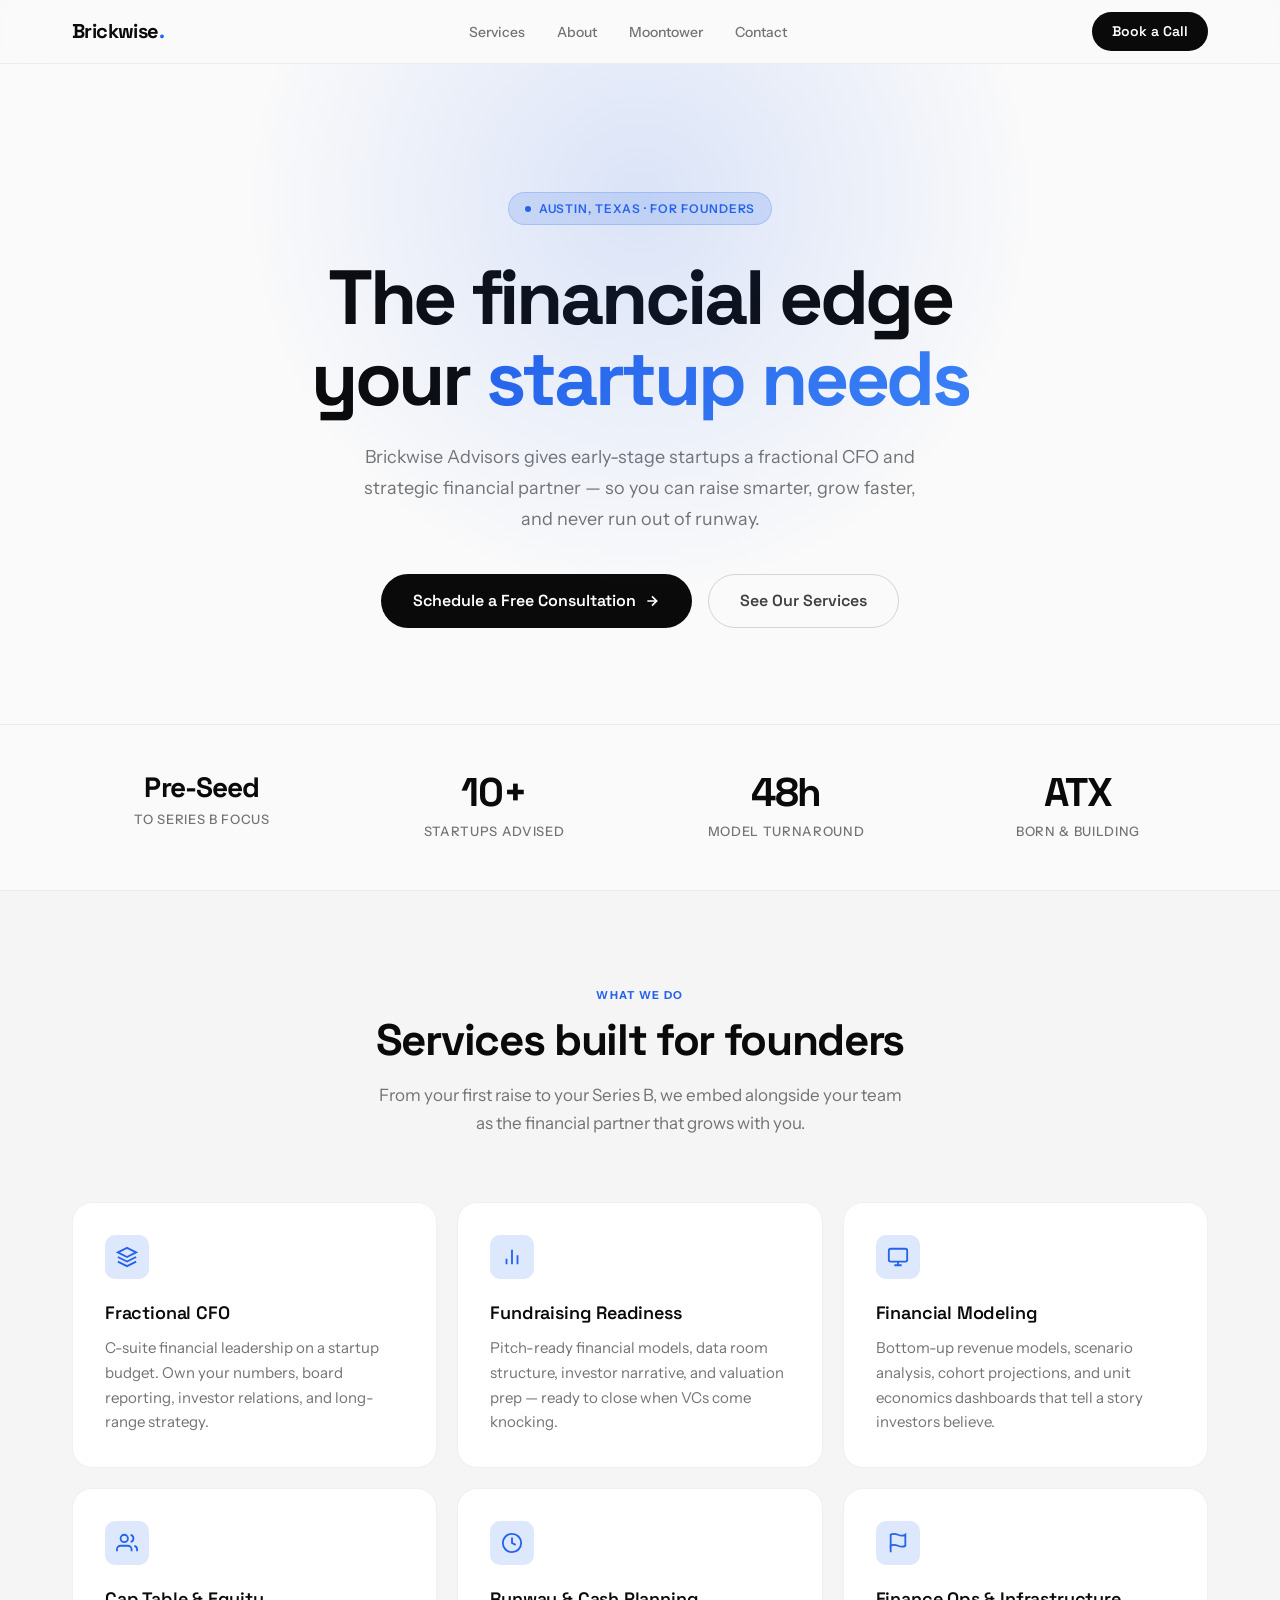
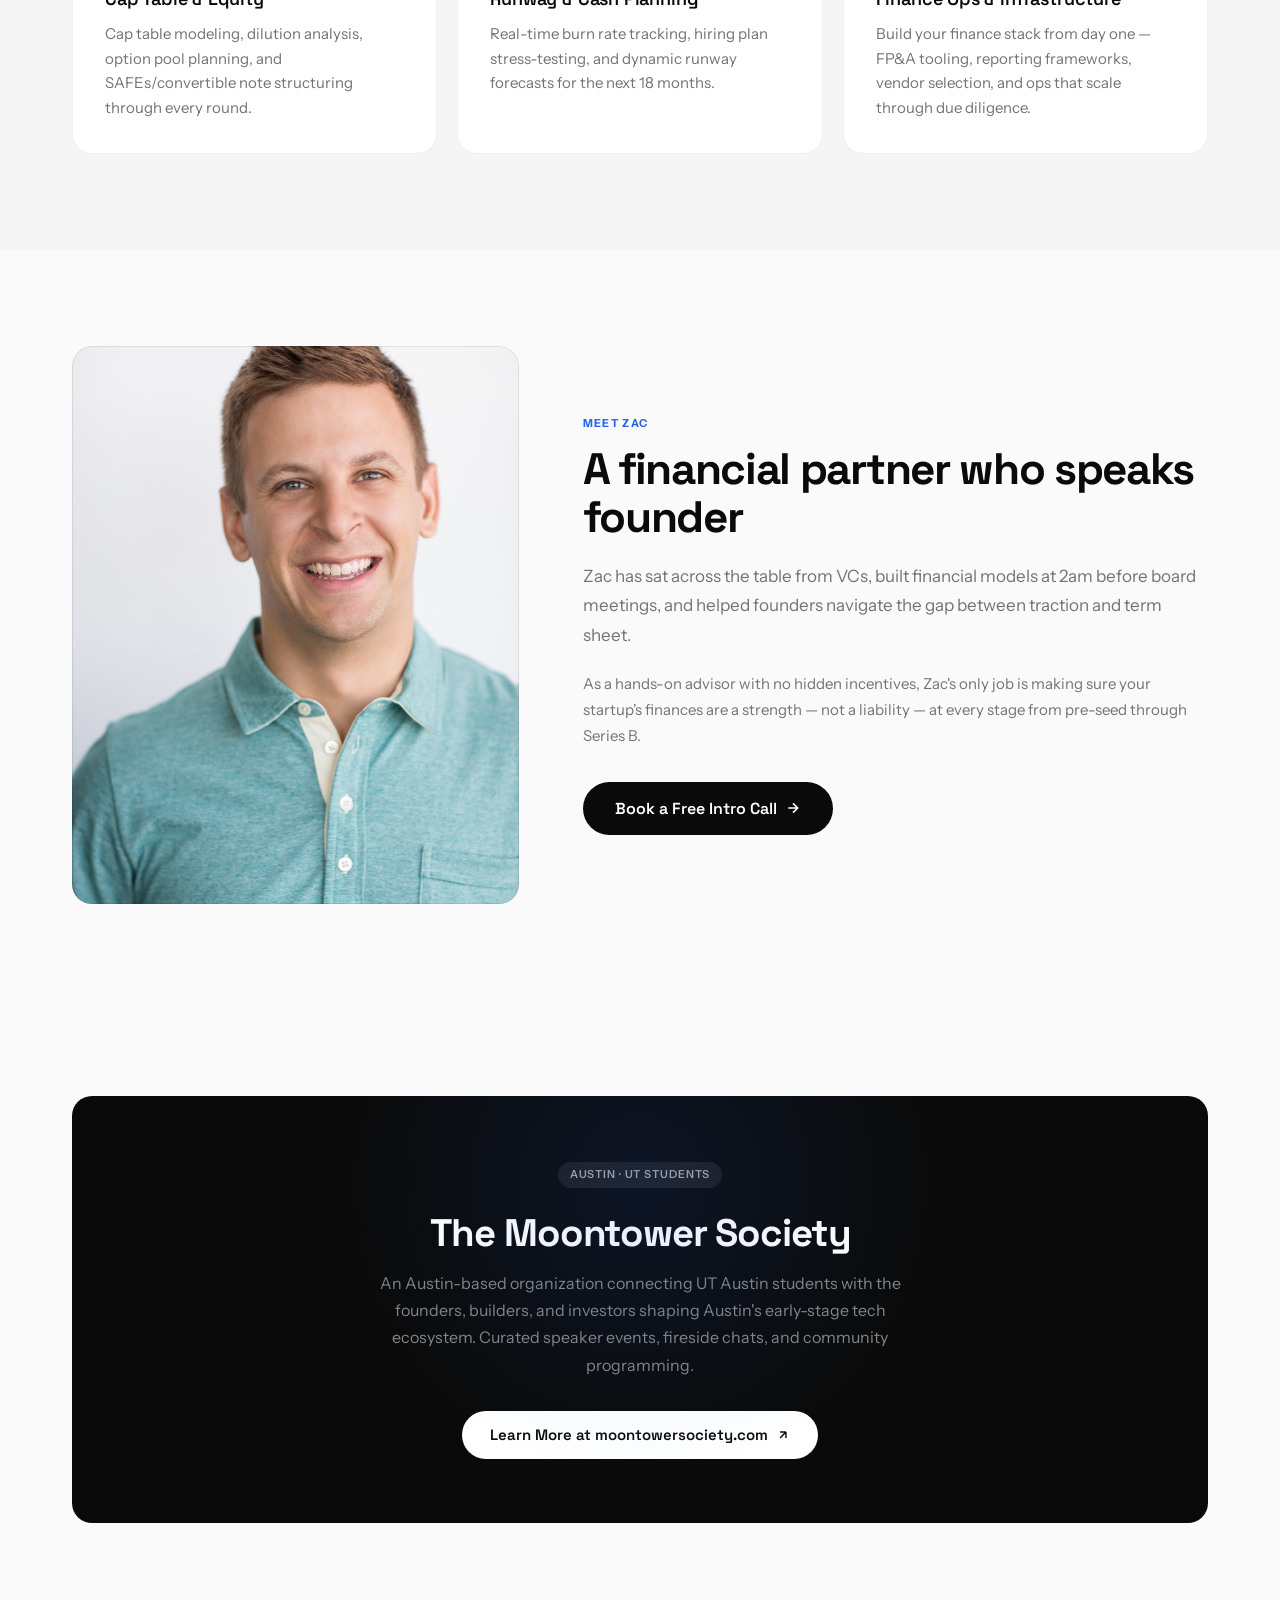
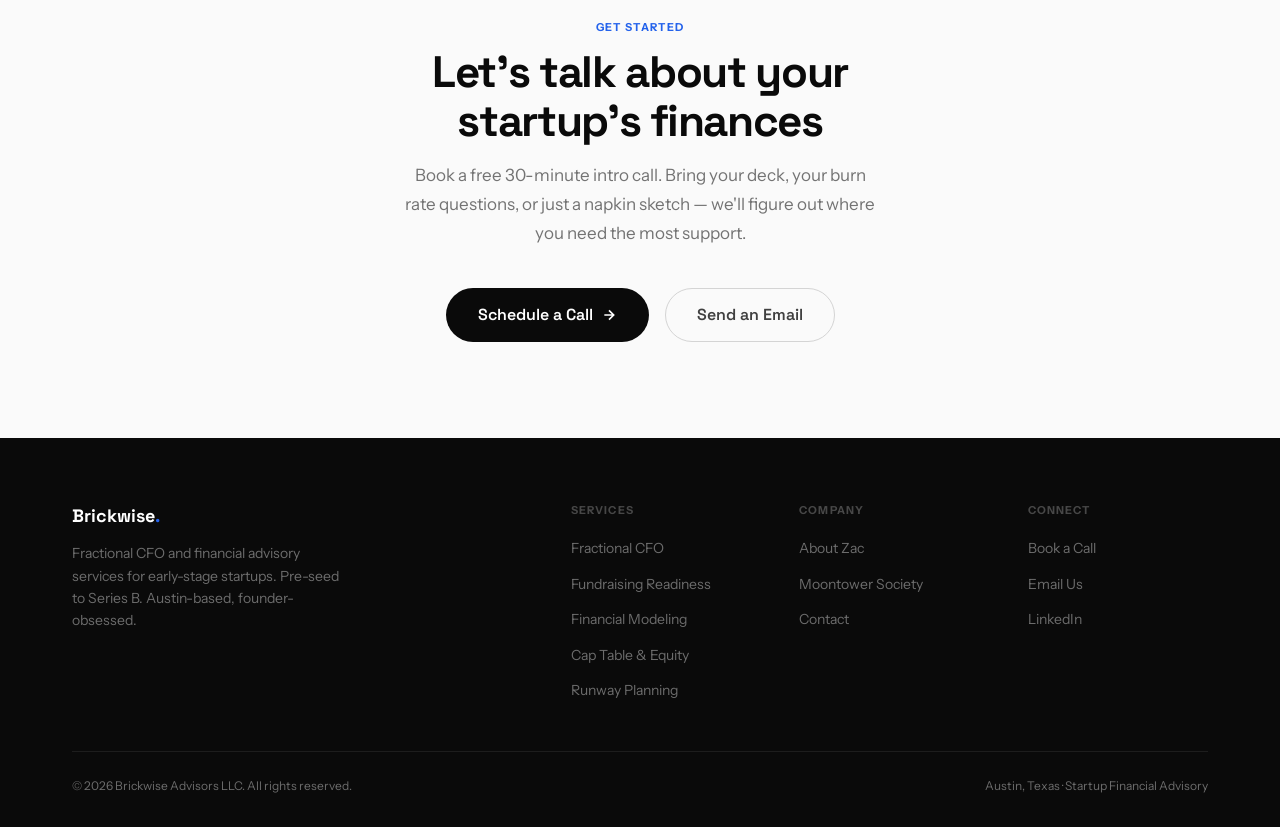
<file: index-v2.html>
<!DOCTYPE html>
<html lang="en">
<head>
  <meta charset="UTF-8">
  <meta name="viewport" content="width=device-width, initial-scale=1.0">
  <title>Brickwise Advisors — Startup Financial Advisory</title>
  <meta name="description" content="Financial strategy and fractional CFO services for early-stage startups. Fundraising prep, financial modeling, and runway planning for founders.">

  <!-- Favicon -->
  <link rel="icon" type="image/svg+xml" href="data:image/svg+xml,<svg xmlns='http://www.w3.org/2000/svg' viewBox='0 0 32 32'><rect x='3' y='22' width='7' height='5' rx='1' fill='%23F24B3A'/><rect x='12' y='22' width='7' height='5' rx='1' fill='%23F24B3A'/><rect x='21' y='22' width='7' height='5' rx='1' fill='%23F24B3A'/><rect x='7' y='15' width='7' height='5' rx='1' fill='%23FF7A6E'/><rect x='17' y='15' width='7' height='5' rx='1' fill='%23FF7A6E'/><rect x='12' y='8' width='7' height='5' rx='1' fill='%23FFAD9E'/></svg>">

  <!-- Google Fonts — different pairing: Space Grotesk + Instrument Sans -->
  <link rel="preconnect" href="https://fonts.googleapis.com">
  <link rel="preconnect" href="https://fonts.gstatic.com" crossorigin>
  <link href="https://fonts.googleapis.com/css2?family=Space+Grotesk:wght@400;500;600;700&family=Instrument+Sans:wght@400;500;600;700&display=swap" rel="stylesheet">

  <style>
    /* ══════════════════════════════════════
       V2 DESIGN — LIGHT, MINIMAL, SHARP
       Palette: Near-black + White + Electric blue accent
       Typography: Space Grotesk (headings) + Instrument Sans (body)
       ══════════════════════════════════════ */

    *, *::before, *::after { box-sizing: border-box; margin: 0; padding: 0; }
    html { scroll-behavior: smooth; font-size: 16px; }

    :root {
      --v2-black: #0A0A0A;
      --v2-dark: #1A1A1A;
      --v2-gray-900: #262626;
      --v2-gray-700: #404040;
      --v2-gray-500: #737373;
      --v2-gray-300: #D4D4D4;
      --v2-gray-100: #F5F5F5;
      --v2-white: #FAFAFA;
      --v2-accent: #2563EB;
      --v2-accent-light: #3B82F6;
      --v2-accent-glow: rgba(37, 99, 235, 0.15);
      --v2-green: #10B981;
      --v2-font-display: 'Space Grotesk', sans-serif;
      --v2-font-body: 'Instrument Sans', system-ui, sans-serif;
      --v2-container: 1200px;
      --v2-radius: 12px;
      --v2-radius-lg: 20px;
    }

    body {
      font-family: var(--v2-font-body);
      color: var(--v2-gray-700);
      background: var(--v2-white);
      line-height: 1.6;
      -webkit-font-smoothing: antialiased;
    }
    img, svg { display: block; max-width: 100%; }
    a { text-decoration: none; color: inherit; }

    .v2-container {
      width: 100%;
      max-width: var(--v2-container);
      margin-inline: auto;
      padding-inline: 2rem;
    }

    /* ── NAV ── */
    .v2-nav {
      position: sticky;
      top: 0;
      z-index: 100;
      height: 64px;
      background: rgba(250, 250, 250, 0.85);
      backdrop-filter: blur(20px);
      -webkit-backdrop-filter: blur(20px);
      border-bottom: 1px solid rgba(0,0,0,0.06);
      display: flex;
      align-items: center;
    }
    .v2-nav.scrolled { box-shadow: 0 1px 12px rgba(0,0,0,0.06); }
    .v2-nav-inner {
      display: flex;
      align-items: center;
      justify-content: space-between;
      width: 100%;
    }
    .v2-nav-brand {
      font-family: var(--v2-font-display);
      font-size: 1.25rem;
      font-weight: 700;
      color: var(--v2-black);
      letter-spacing: -0.03em;
    }
    .v2-nav-brand span { color: var(--v2-accent); }
    .v2-nav-links {
      display: flex;
      align-items: center;
      gap: 2rem;
      list-style: none;
    }
    .v2-nav-link {
      font-size: 0.875rem;
      font-weight: 500;
      color: var(--v2-gray-500);
      transition: color 0.2s;
    }
    .v2-nav-link:hover, .v2-nav-link.active { color: var(--v2-black); }
    .v2-nav-cta {
      display: inline-flex;
      align-items: center;
      gap: 0.5rem;
      font-family: var(--v2-font-display);
      font-size: 0.875rem;
      font-weight: 600;
      color: #fff;
      background: var(--v2-black);
      padding: 0.5rem 1.25rem;
      border-radius: 999px;
      transition: all 0.2s;
    }
    .v2-nav-cta:hover { background: var(--v2-gray-900); transform: translateY(-1px); }

    /* Mobile toggle */
    .v2-toggle {
      display: none;
      background: none;
      border: none;
      cursor: pointer;
      padding: 0.5rem;
    }
    .v2-toggle span {
      display: block;
      width: 20px;
      height: 2px;
      background: var(--v2-black);
      border-radius: 2px;
      transition: all 0.2s;
    }
    .v2-toggle span + span { margin-top: 5px; }
    .v2-toggle.active span:nth-child(1) { transform: rotate(45deg) translate(3.5px, 3.5px); }
    .v2-toggle.active span:nth-child(2) { opacity: 0; }
    .v2-toggle.active span:nth-child(3) { transform: rotate(-45deg) translate(3.5px, -3.5px); }

    /* ── HERO ── */
    .v2-hero {
      padding: 8rem 0 6rem;
      text-align: center;
      position: relative;
      overflow: hidden;
    }
    .v2-hero::before {
      content: '';
      position: absolute;
      top: -40%;
      left: 50%;
      transform: translateX(-50%);
      width: 800px;
      height: 800px;
      background: radial-gradient(circle, var(--v2-accent-glow) 0%, transparent 70%);
      pointer-events: none;
    }
    .v2-hero-badge {
      display: inline-flex;
      align-items: center;
      gap: 0.5rem;
      font-size: 0.75rem;
      font-weight: 600;
      letter-spacing: 0.08em;
      text-transform: uppercase;
      color: var(--v2-accent);
      background: var(--v2-accent-glow);
      padding: 0.375rem 1rem;
      border-radius: 999px;
      border: 1px solid rgba(37, 99, 235, 0.2);
      margin-bottom: 2rem;
    }
    .v2-hero-badge::before {
      content: '';
      width: 6px;
      height: 6px;
      border-radius: 50%;
      background: var(--v2-accent);
    }
    .v2-hero h1 {
      font-family: var(--v2-font-display);
      font-size: clamp(2.75rem, 6vw, 5rem);
      font-weight: 700;
      color: var(--v2-black);
      letter-spacing: -0.04em;
      line-height: 1.05;
      max-width: 800px;
      margin-inline: auto;
      margin-bottom: 1.5rem;
    }
    .v2-hero h1 em {
      font-style: normal;
      background: linear-gradient(135deg, var(--v2-accent) 0%, var(--v2-accent-light) 100%);
      -webkit-background-clip: text;
      -webkit-text-fill-color: transparent;
      background-clip: text;
    }
    .v2-hero-sub {
      font-size: 1.125rem;
      color: var(--v2-gray-500);
      max-width: 560px;
      margin-inline: auto;
      line-height: 1.7;
      margin-bottom: 2.5rem;
    }
    .v2-hero-actions {
      display: flex;
      align-items: center;
      justify-content: center;
      gap: 1rem;
      flex-wrap: wrap;
    }
    .v2-btn-primary {
      display: inline-flex;
      align-items: center;
      gap: 0.5rem;
      font-family: var(--v2-font-display);
      font-size: 1rem;
      font-weight: 600;
      color: #fff;
      background: var(--v2-black);
      padding: 0.875rem 2rem;
      border-radius: 999px;
      border: none;
      cursor: pointer;
      transition: all 0.2s;
    }
    .v2-btn-primary:hover { background: var(--v2-gray-900); transform: translateY(-2px); box-shadow: 0 8px 32px rgba(0,0,0,0.12); }
    .v2-btn-secondary {
      display: inline-flex;
      align-items: center;
      gap: 0.5rem;
      font-family: var(--v2-font-display);
      font-size: 1rem;
      font-weight: 600;
      color: var(--v2-gray-700);
      background: transparent;
      padding: 0.8125rem 1.9375rem;
      border-radius: 999px;
      border: 1.5px solid var(--v2-gray-300);
      cursor: pointer;
      transition: all 0.2s;
    }
    .v2-btn-secondary:hover { border-color: var(--v2-gray-500); background: rgba(0,0,0,0.02); }

    /* ── STATS ── */
    .v2-stats {
      padding: 3rem 0;
      border-top: 1px solid rgba(0,0,0,0.06);
      border-bottom: 1px solid rgba(0,0,0,0.06);
    }
    .v2-stats-grid {
      display: grid;
      grid-template-columns: repeat(4, 1fr);
      gap: 2rem;
    }
    .v2-stat { text-align: center; }
    .v2-stat-value {
      font-family: var(--v2-font-display);
      font-size: 2.5rem;
      font-weight: 700;
      color: var(--v2-black);
      letter-spacing: -0.03em;
      line-height: 1;
      margin-bottom: 0.5rem;
    }
    .v2-stat-value-sm {
      font-family: var(--v2-font-display);
      font-size: 1.75rem;
      font-weight: 700;
      color: var(--v2-black);
      letter-spacing: -0.03em;
      line-height: 1;
      margin-bottom: 0.5rem;
    }
    .v2-stat-label {
      font-size: 0.8125rem;
      color: var(--v2-gray-500);
      font-weight: 500;
      text-transform: uppercase;
      letter-spacing: 0.05em;
    }

    /* ── SECTIONS ── */
    .v2-section {
      padding: 6rem 0;
    }
    .v2-section-alt {
      background: var(--v2-gray-100);
    }
    .v2-section-dark {
      background: var(--v2-black);
      color: #fff;
    }
    .v2-label {
      font-size: 0.6875rem;
      font-weight: 700;
      letter-spacing: 0.12em;
      text-transform: uppercase;
      color: var(--v2-accent);
      margin-bottom: 0.75rem;
    }
    .v2-section-title {
      font-family: var(--v2-font-display);
      font-size: clamp(2rem, 3.5vw, 2.75rem);
      font-weight: 700;
      color: var(--v2-black);
      letter-spacing: -0.03em;
      line-height: 1.1;
      margin-bottom: 1rem;
    }
    .v2-section-sub {
      font-size: 1.0625rem;
      color: var(--v2-gray-500);
      line-height: 1.7;
      max-width: 540px;
    }
    .v2-section-header {
      text-align: center;
      max-width: 600px;
      margin-inline: auto;
      margin-bottom: 4rem;
    }
    .v2-section-header .v2-section-sub {
      margin-inline: auto;
    }

    /* ── SERVICES (Bento Grid) ── */
    .v2-bento {
      display: grid;
      grid-template-columns: repeat(3, 1fr);
      gap: 1.25rem;
    }
    .v2-bento-card {
      background: #fff;
      border: 1px solid rgba(0,0,0,0.06);
      border-radius: var(--v2-radius-lg);
      padding: 2rem;
      transition: all 0.25s;
      position: relative;
      overflow: hidden;
    }
    .v2-bento-card:hover {
      border-color: rgba(37, 99, 235, 0.2);
      box-shadow: 0 8px 40px rgba(0,0,0,0.06);
      transform: translateY(-2px);
    }
    .v2-bento-icon {
      width: 44px;
      height: 44px;
      background: var(--v2-accent-glow);
      border-radius: 10px;
      display: flex;
      align-items: center;
      justify-content: center;
      margin-bottom: 1.25rem;
      color: var(--v2-accent);
    }
    .v2-bento-card h4 {
      font-family: var(--v2-font-display);
      font-size: 1.125rem;
      font-weight: 600;
      color: var(--v2-black);
      margin-bottom: 0.5rem;
      letter-spacing: -0.01em;
    }
    .v2-bento-card p {
      font-size: 0.9375rem;
      color: var(--v2-gray-500);
      line-height: 1.65;
    }

    /* ── ABOUT ── */
    .v2-about-grid {
      display: grid;
      grid-template-columns: 5fr 7fr;
      gap: 4rem;
      align-items: center;
    }
    .v2-about-photo {
      border-radius: var(--v2-radius-lg);
      overflow: hidden;
      aspect-ratio: 4/5;
      position: relative;
    }
    .v2-about-photo img {
      width: 100%;
      height: 100%;
      object-fit: cover;
    }
    .v2-about-photo::after {
      content: '';
      position: absolute;
      inset: 0;
      border-radius: inherit;
      border: 1px solid rgba(0,0,0,0.08);
      pointer-events: none;
    }

    /* ── MOONTOWER ── */
    .v2-moontower {
      background: var(--v2-black);
      border-radius: var(--v2-radius-lg);
      padding: 4rem;
      text-align: center;
      position: relative;
      overflow: hidden;
    }
    .v2-moontower::before {
      content: '';
      position: absolute;
      top: -50%;
      left: 50%;
      transform: translateX(-50%);
      width: 600px;
      height: 600px;
      background: radial-gradient(circle, rgba(37, 99, 235, 0.12) 0%, transparent 70%);
      pointer-events: none;
    }
    .v2-moontower-badge {
      display: inline-flex;
      align-items: center;
      gap: 0.375rem;
      font-size: 0.6875rem;
      font-weight: 600;
      letter-spacing: 0.08em;
      text-transform: uppercase;
      color: rgba(255,255,255,0.6);
      background: rgba(255,255,255,0.08);
      padding: 0.25rem 0.75rem;
      border-radius: 999px;
      margin-bottom: 1.5rem;
    }
    .v2-moontower h2 {
      font-family: var(--v2-font-display);
      font-size: clamp(1.75rem, 3vw, 2.5rem);
      font-weight: 700;
      color: #fff;
      letter-spacing: -0.03em;
      line-height: 1.1;
      margin-bottom: 1rem;
    }
    .v2-moontower p {
      font-size: 1rem;
      color: rgba(255,255,255,0.5);
      line-height: 1.7;
      max-width: 540px;
      margin-inline: auto;
      margin-bottom: 2rem;
    }
    .v2-btn-white {
      display: inline-flex;
      align-items: center;
      gap: 0.5rem;
      font-family: var(--v2-font-display);
      font-size: 0.9375rem;
      font-weight: 600;
      color: var(--v2-black);
      background: #fff;
      padding: 0.75rem 1.75rem;
      border-radius: 999px;
      border: none;
      cursor: pointer;
      transition: all 0.2s;
    }
    .v2-btn-white:hover { background: var(--v2-gray-100); transform: translateY(-1px); box-shadow: 0 8px 24px rgba(0,0,0,0.3); }

    /* ── CTA ── */
    .v2-cta-section {
      text-align: center;
      padding: 6rem 0;
    }

    /* ── FOOTER ── */
    .v2-footer {
      background: var(--v2-black);
      color: rgba(255,255,255,0.4);
      padding: 4rem 0 2rem;
    }
    .v2-footer-grid {
      display: grid;
      grid-template-columns: 2.5fr 1fr 1fr 1fr;
      gap: 3rem;
      margin-bottom: 3rem;
    }
    .v2-footer-brand {
      font-family: var(--v2-font-display);
      font-size: 1.125rem;
      font-weight: 700;
      color: #fff;
      margin-bottom: 0.75rem;
    }
    .v2-footer-brand span { color: var(--v2-accent); }
    .v2-footer-desc {
      font-size: 0.875rem;
      line-height: 1.6;
      max-width: 280px;
    }
    .v2-footer-heading {
      font-size: 0.6875rem;
      font-weight: 700;
      letter-spacing: 0.1em;
      text-transform: uppercase;
      color: rgba(255,255,255,0.25);
      margin-bottom: 1rem;
    }
    .v2-footer-links { list-style: none; display: flex; flex-direction: column; gap: 0.625rem; }
    .v2-footer-link {
      font-size: 0.875rem;
      color: rgba(255,255,255,0.4);
      transition: color 0.2s;
    }
    .v2-footer-link:hover { color: #fff; }
    .v2-footer-bottom {
      border-top: 1px solid rgba(255,255,255,0.08);
      padding-top: 1.5rem;
      display: flex;
      align-items: center;
      justify-content: space-between;
      font-size: 0.75rem;
    }

    /* ── SCROLL REVEAL ── */
    .reveal {
      opacity: 0;
      transform: translateY(24px);
      transition: opacity 0.6s cubic-bezier(0.22, 1, 0.36, 1), transform 0.6s cubic-bezier(0.22, 1, 0.36, 1);
    }
    .reveal.visible { opacity: 1; transform: translateY(0); }
    .reveal-delay-1 { transition-delay: 0.08s; }
    .reveal-delay-2 { transition-delay: 0.16s; }
    .reveal-delay-3 { transition-delay: 0.24s; }

    /* ── RESPONSIVE ── */
    @media (max-width: 1024px) {
      .v2-bento { grid-template-columns: repeat(2, 1fr); }
      .v2-footer-grid { grid-template-columns: 1fr 1fr; }
    }
    @media (max-width: 768px) {
      .v2-toggle { display: flex; flex-direction: column; }
      .v2-nav-links {
        display: flex;
        flex-direction: column;
        position: fixed;
        top: 64px;
        left: 0; right: 0; bottom: 0;
        background: rgba(250, 250, 250, 0.98);
        backdrop-filter: blur(20px);
        padding: 2.5rem 1.5rem;
        gap: 1.5rem;
        z-index: 200;
        opacity: 0;
        pointer-events: none;
        transform: translateY(-8px);
        transition: all 0.3s;
      }
      .v2-nav-links.open { opacity: 1; pointer-events: auto; transform: translateY(0); }
      .v2-nav-links .v2-nav-link { font-size: 1.125rem; font-weight: 600; color: var(--v2-black); }

      .v2-hero { padding: 5rem 0 4rem; }
      .v2-stats-grid { grid-template-columns: repeat(2, 1fr); }
      .v2-bento { grid-template-columns: 1fr; }
      .v2-about-grid { grid-template-columns: 1fr; }
      .v2-about-photo { max-width: 360px; margin-inline: auto; }
      .v2-moontower { padding: 3rem 1.5rem; }
      .v2-footer-grid { grid-template-columns: 1fr; gap: 2rem; }
      .v2-footer-bottom { flex-direction: column; gap: 0.75rem; text-align: center; }
    }
  </style>
</head>
<body>

  <!-- NAV -->
  <header>
    <nav class="v2-nav" id="nav">
      <div class="v2-container v2-nav-inner">
        <a href="/" class="v2-nav-brand" aria-label="Brickwise Advisors home">
          Brickwise<span>.</span>
        </a>

        <ul class="v2-nav-links" id="navLinks">
          <li><a href="#services" class="v2-nav-link">Services</a></li>
          <li><a href="#about"    class="v2-nav-link">About</a></li>
          <li><a href="#moontower" class="v2-nav-link">Moontower</a></li>
          <li><a href="#contact"  class="v2-nav-link">Contact</a></li>
        </ul>

        <div style="display:flex;align-items:center;gap:0.75rem;">
          <a href="https://calendly.com/brickwiseadvisors" target="_blank" rel="noopener"
             class="v2-nav-cta">Book a Call</a>
          <button class="v2-toggle" id="navToggle" aria-label="Toggle menu" aria-expanded="false">
            <span></span><span></span><span></span>
          </button>
        </div>
      </div>
    </nav>
  </header>

  <main>

    <!-- HERO -->
    <section class="v2-hero">
      <div class="v2-container">
        <div class="v2-hero-badge">Austin, Texas · For Founders</div>
        <h1>The financial edge your <em>startup needs</em></h1>
        <p class="v2-hero-sub">
          Brickwise Advisors gives early-stage startups a fractional CFO and strategic
          financial partner — so you can raise smarter, grow faster, and never run out
          of runway.
        </p>
        <div class="v2-hero-actions">
          <a href="https://calendly.com/brickwiseadvisors" target="_blank" rel="noopener" class="v2-btn-primary">
            Schedule a Free Consultation
            <svg width="16" height="16" viewBox="0 0 24 24" fill="none" stroke="currentColor" stroke-width="2.5"><path d="M5 12h14M12 5l7 7-7 7"/></svg>
          </a>
          <a href="#services" class="v2-btn-secondary">See Our Services</a>
        </div>
      </div>
    </section>

    <!-- STATS -->
    <section class="v2-stats">
      <div class="v2-container">
        <div class="v2-stats-grid">
          <div class="v2-stat reveal">
            <div class="v2-stat-value-sm">Pre-Seed</div>
            <div class="v2-stat-label">to Series B Focus</div>
          </div>
          <div class="v2-stat reveal reveal-delay-1">
            <div class="v2-stat-value">10+</div>
            <div class="v2-stat-label">Startups Advised</div>
          </div>
          <div class="v2-stat reveal reveal-delay-2">
            <div class="v2-stat-value">48h</div>
            <div class="v2-stat-label">Model Turnaround</div>
          </div>
          <div class="v2-stat reveal reveal-delay-3">
            <div class="v2-stat-value">ATX</div>
            <div class="v2-stat-label">Born & Building</div>
          </div>
        </div>
      </div>
    </section>

    <!-- SERVICES -->
    <section id="services" class="v2-section v2-section-alt">
      <div class="v2-container">
        <div class="v2-section-header reveal">
          <div class="v2-label">What We Do</div>
          <div class="v2-section-title">Services built for founders</div>
          <p class="v2-section-sub">From your first raise to your Series B, we embed alongside your
            team as the financial partner that grows with you.</p>
        </div>

        <div class="v2-bento">
          <div class="v2-bento-card reveal">
            <div class="v2-bento-icon">
              <svg width="22" height="22" viewBox="0 0 24 24" fill="none" stroke="currentColor" stroke-width="2"><path d="M12 2L2 7l10 5 10-5-10-5z"/><path d="M2 17l10 5 10-5"/><path d="M2 12l10 5 10-5"/></svg>
            </div>
            <h4>Fractional CFO</h4>
            <p>C-suite financial leadership on a startup budget. Own your numbers,
              board reporting, investor relations, and long-range strategy.</p>
          </div>

          <div class="v2-bento-card reveal reveal-delay-1">
            <div class="v2-bento-icon">
              <svg width="22" height="22" viewBox="0 0 24 24" fill="none" stroke="currentColor" stroke-width="2"><line x1="18" y1="20" x2="18" y2="10"/><line x1="12" y1="20" x2="12" y2="4"/><line x1="6" y1="20" x2="6" y2="14"/></svg>
            </div>
            <h4>Fundraising Readiness</h4>
            <p>Pitch-ready financial models, data room structure, investor narrative,
              and valuation prep — ready to close when VCs come knocking.</p>
          </div>

          <div class="v2-bento-card reveal reveal-delay-2">
            <div class="v2-bento-icon">
              <svg width="22" height="22" viewBox="0 0 24 24" fill="none" stroke="currentColor" stroke-width="2"><rect x="2" y="3" width="20" height="14" rx="2"/><path d="M8 21h8M12 17v4"/></svg>
            </div>
            <h4>Financial Modeling</h4>
            <p>Bottom-up revenue models, scenario analysis, cohort projections,
              and unit economics dashboards that tell a story investors believe.</p>
          </div>

          <div class="v2-bento-card reveal">
            <div class="v2-bento-icon">
              <svg width="22" height="22" viewBox="0 0 24 24" fill="none" stroke="currentColor" stroke-width="2"><path d="M17 21v-2a4 4 0 00-4-4H5a4 4 0 00-4 4v2"/><circle cx="9" cy="7" r="4"/><path d="M23 21v-2a4 4 0 00-3-3.87"/><path d="M16 3.13a4 4 0 010 7.75"/></svg>
            </div>
            <h4>Cap Table & Equity</h4>
            <p>Cap table modeling, dilution analysis, option pool planning,
              and SAFEs/convertible note structuring through every round.</p>
          </div>

          <div class="v2-bento-card reveal reveal-delay-1">
            <div class="v2-bento-icon">
              <svg width="22" height="22" viewBox="0 0 24 24" fill="none" stroke="currentColor" stroke-width="2"><circle cx="12" cy="12" r="10"/><polyline points="12 6 12 12 16 14"/></svg>
            </div>
            <h4>Runway & Cash Planning</h4>
            <p>Real-time burn rate tracking, hiring plan stress-testing, and
              dynamic runway forecasts for the next 18 months.</p>
          </div>

          <div class="v2-bento-card reveal reveal-delay-2">
            <div class="v2-bento-icon">
              <svg width="22" height="22" viewBox="0 0 24 24" fill="none" stroke="currentColor" stroke-width="2"><path d="M4 15s1-1 4-1 5 2 8 2 4-1 4-1V3s-1 1-4 1-5-2-8-2-4 1-4 1z"/><line x1="4" y1="22" x2="4" y2="15"/></svg>
            </div>
            <h4>Finance Ops & Infrastructure</h4>
            <p>Build your finance stack from day one — FP&A tooling, reporting
              frameworks, vendor selection, and ops that scale through due diligence.</p>
          </div>
        </div>
      </div>
    </section>

    <!-- ABOUT -->
    <section id="about" class="v2-section">
      <div class="v2-container">
        <div class="v2-about-grid">
          <div class="v2-about-photo reveal">
            <img src="Zac_staff_photo_gift.jpg" alt="Zac, Founder — Brickwise Advisors">
          </div>

          <div class="reveal reveal-delay-1">
            <div class="v2-label">Meet Zac</div>
            <div class="v2-section-title" style="margin-bottom:1.25rem;">
              A financial partner who speaks founder
            </div>
            <p style="font-size:1.0625rem;color:var(--v2-gray-500);line-height:1.75;margin-bottom:1.25rem;">
              Zac has sat across the table from VCs, built financial models at 2am before
              board meetings, and helped founders navigate the gap between traction and
              term sheet.
            </p>
            <p style="font-size:0.9375rem;color:var(--v2-gray-500);line-height:1.75;margin-bottom:2rem;">
              As a hands-on advisor with no hidden incentives,
              Zac's only job is making sure your startup's finances are a strength —
              not a liability — at every stage from pre-seed through Series B.
            </p>
            <a href="https://calendly.com/brickwiseadvisors" target="_blank" rel="noopener" class="v2-btn-primary">
              Book a Free Intro Call
              <svg width="16" height="16" viewBox="0 0 24 24" fill="none" stroke="currentColor" stroke-width="2.5"><path d="M5 12h14M12 5l7 7-7 7"/></svg>
            </a>
          </div>
        </div>
      </div>
    </section>

    <!-- MOONTOWER -->
    <section id="moontower" class="v2-section" style="padding-bottom:0;">
      <div class="v2-container">
        <div class="v2-moontower reveal">
          <div class="v2-moontower-badge">Austin · UT Students</div>
          <h2>The Moontower Society</h2>
          <p>
            An Austin-based organization connecting UT Austin students with the founders,
            builders, and investors shaping Austin's early-stage tech ecosystem. Curated
            speaker events, fireside chats, and community programming.
          </p>
          <a href="https://moontowersociety.com" target="_blank" rel="noopener" class="v2-btn-white">
            Learn More at moontowersociety.com
            <svg width="14" height="14" viewBox="0 0 24 24" fill="none" stroke="currentColor" stroke-width="2.5"><path d="M7 17L17 7M17 7H7M17 7v10"/></svg>
          </a>
        </div>
      </div>
    </section>

    <!-- CTA -->
    <section id="contact" class="v2-cta-section">
      <div class="v2-container reveal">
        <div class="v2-label">Get Started</div>
        <div class="v2-section-title" style="max-width:500px;margin-inline:auto;margin-bottom:1rem;">
          Let's talk about your startup's finances
        </div>
        <p class="v2-section-sub" style="max-width:480px;margin-inline:auto;margin-bottom:2.5rem;">
          Book a free 30-minute intro call. Bring your deck, your burn rate questions,
          or just a napkin sketch — we'll figure out where you need the most support.
        </p>
        <div class="v2-hero-actions">
          <a href="https://calendly.com/brickwiseadvisors" target="_blank" rel="noopener" class="v2-btn-primary">
            Schedule a Call
            <svg width="16" height="16" viewBox="0 0 24 24" fill="none" stroke="currentColor" stroke-width="2.5"><path d="M5 12h14M12 5l7 7-7 7"/></svg>
          </a>
          <a href="mailto:zac@brickwiseadvisors.com" class="v2-btn-secondary">Send an Email</a>
        </div>
      </div>
    </section>

  </main>

  <!-- FOOTER -->
  <footer class="v2-footer">
    <div class="v2-container">
      <div class="v2-footer-grid">
        <div>
          <div class="v2-footer-brand">Brickwise<span>.</span></div>
          <p class="v2-footer-desc">
            Fractional CFO and financial advisory services for early-stage startups.
            Pre-seed to Series B. Austin-based, founder-obsessed.
          </p>
        </div>

        <div>
          <div class="v2-footer-heading">Services</div>
          <ul class="v2-footer-links">
            <li><a href="#services" class="v2-footer-link">Fractional CFO</a></li>
            <li><a href="#services" class="v2-footer-link">Fundraising Readiness</a></li>
            <li><a href="#services" class="v2-footer-link">Financial Modeling</a></li>
            <li><a href="#services" class="v2-footer-link">Cap Table & Equity</a></li>
            <li><a href="#services" class="v2-footer-link">Runway Planning</a></li>
          </ul>
        </div>

        <div>
          <div class="v2-footer-heading">Company</div>
          <ul class="v2-footer-links">
            <li><a href="#about"     class="v2-footer-link">About Zac</a></li>
            <li><a href="#moontower" class="v2-footer-link">Moontower Society</a></li>
            <li><a href="#contact"   class="v2-footer-link">Contact</a></li>
          </ul>
        </div>

        <div>
          <div class="v2-footer-heading">Connect</div>
          <ul class="v2-footer-links">
            <li><a href="https://calendly.com/brickwiseadvisors" class="v2-footer-link" target="_blank" rel="noopener">Book a Call</a></li>
            <li><a href="mailto:zac@brickwiseadvisors.com" class="v2-footer-link">Email Us</a></li>
            <li><a href="https://linkedin.com" class="v2-footer-link" target="_blank" rel="noopener">LinkedIn</a></li>
          </ul>
        </div>
      </div>

      <div class="v2-footer-bottom">
        <span>&copy; 2026 Brickwise Advisors LLC. All rights reserved.</span>
        <span>Austin, Texas &middot; Startup Financial Advisory</span>
      </div>
    </div>
  </footer>

  <script>
    // Mobile menu
    const toggle = document.getElementById('navToggle');
    const navLinks = document.getElementById('navLinks');
    toggle.addEventListener('click', () => {
      const open = navLinks.classList.toggle('open');
      toggle.classList.toggle('active', open);
      toggle.setAttribute('aria-expanded', open);
    });
    navLinks.querySelectorAll('.v2-nav-link').forEach(link => {
      link.addEventListener('click', () => {
        navLinks.classList.remove('open');
        toggle.classList.remove('active');
        toggle.setAttribute('aria-expanded', 'false');
      });
    });

    // Nav scroll
    const nav = document.getElementById('nav');
    window.addEventListener('scroll', () => {
      nav.classList.toggle('scrolled', window.scrollY > 16);
    }, { passive: true });

    // Scroll reveal
    const observer = new IntersectionObserver((entries) => {
      entries.forEach(entry => {
        if (entry.isIntersecting) {
          entry.target.classList.add('visible');
          observer.unobserve(entry.target);
        }
      });
    }, { threshold: 0.15, rootMargin: '0px 0px -40px 0px' });
    document.querySelectorAll('.reveal').forEach(el => observer.observe(el));

    // Active nav
    const sections = document.querySelectorAll('section[id]');
    window.addEventListener('scroll', () => {
      const scrollY = window.scrollY + 100;
      sections.forEach(section => {
        const top = section.offsetTop;
        const height = section.offsetHeight;
        const id = section.getAttribute('id');
        const link = document.querySelector(`.v2-nav-link[href="#${id}"]`);
        if (link) link.classList.toggle('active', scrollY >= top && scrollY < top + height);
      });
    }, { passive: true });
  </script>

</body>
</html>
</file>
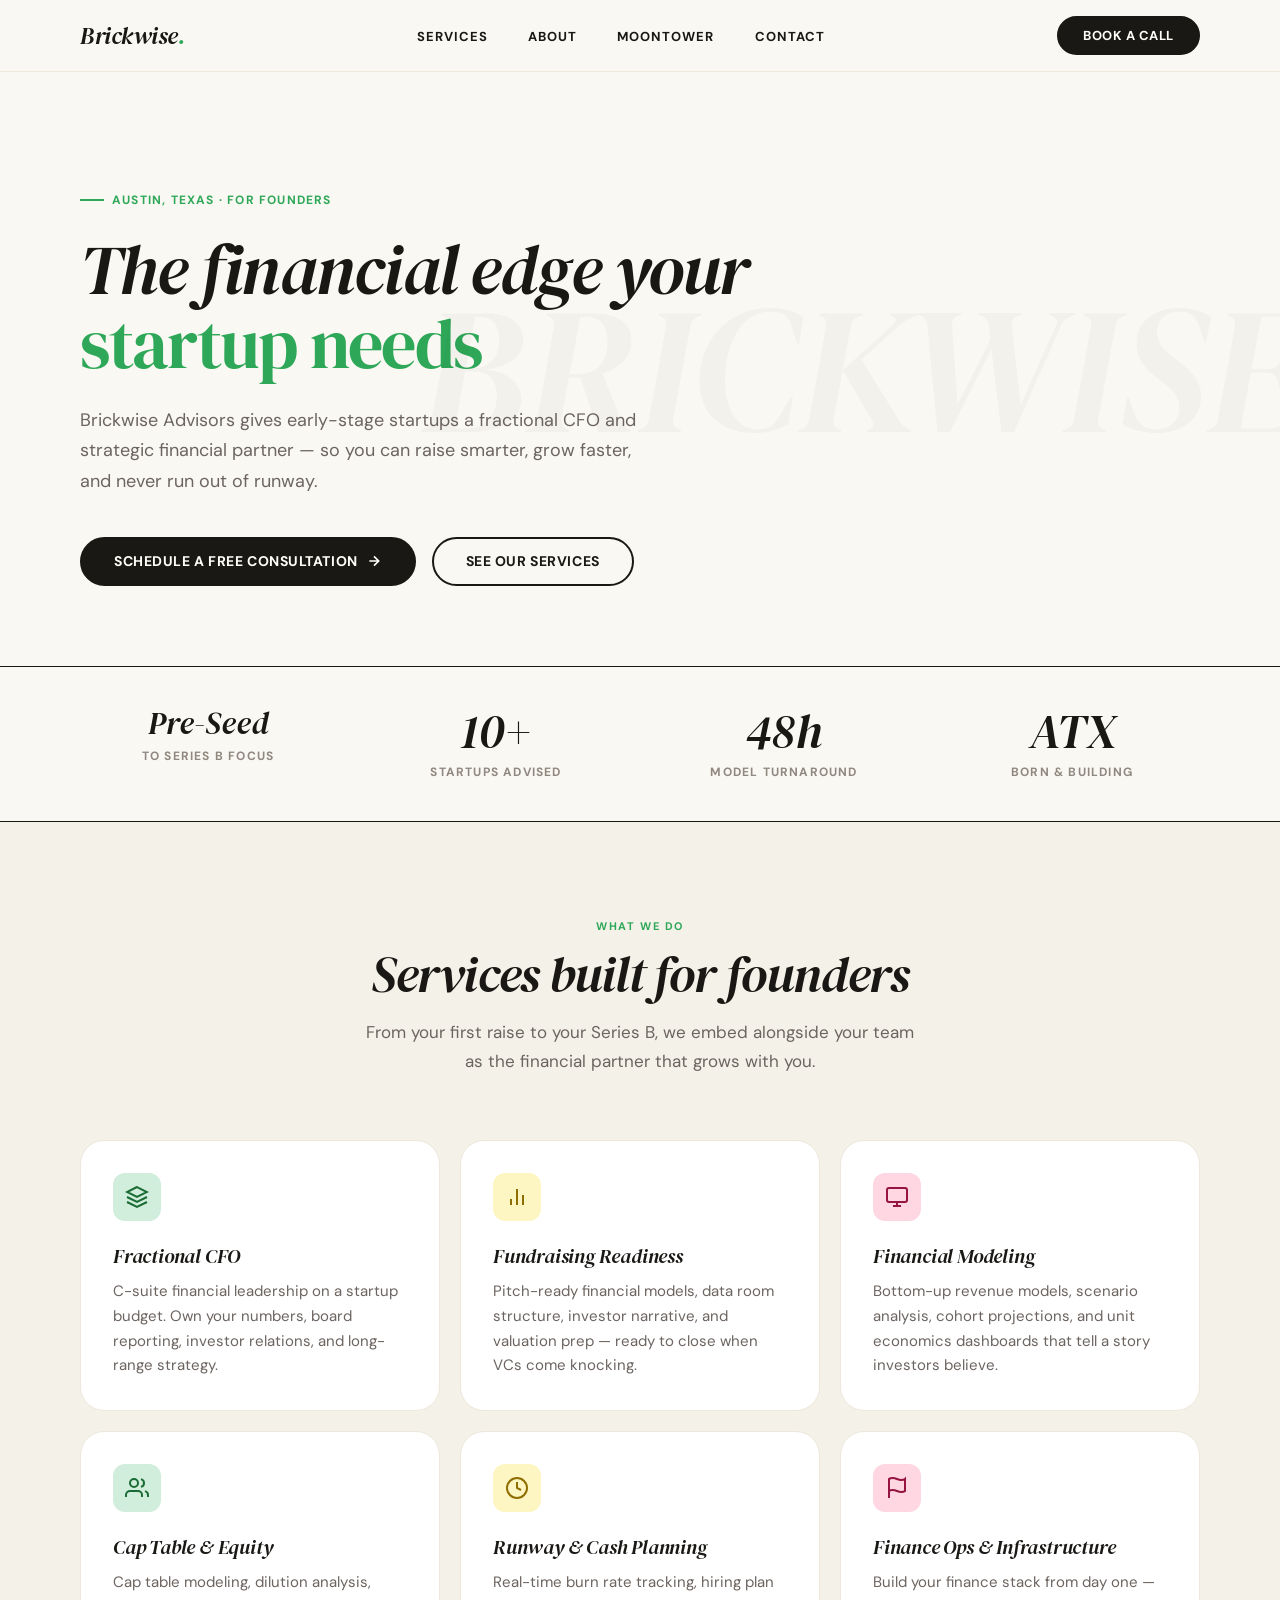
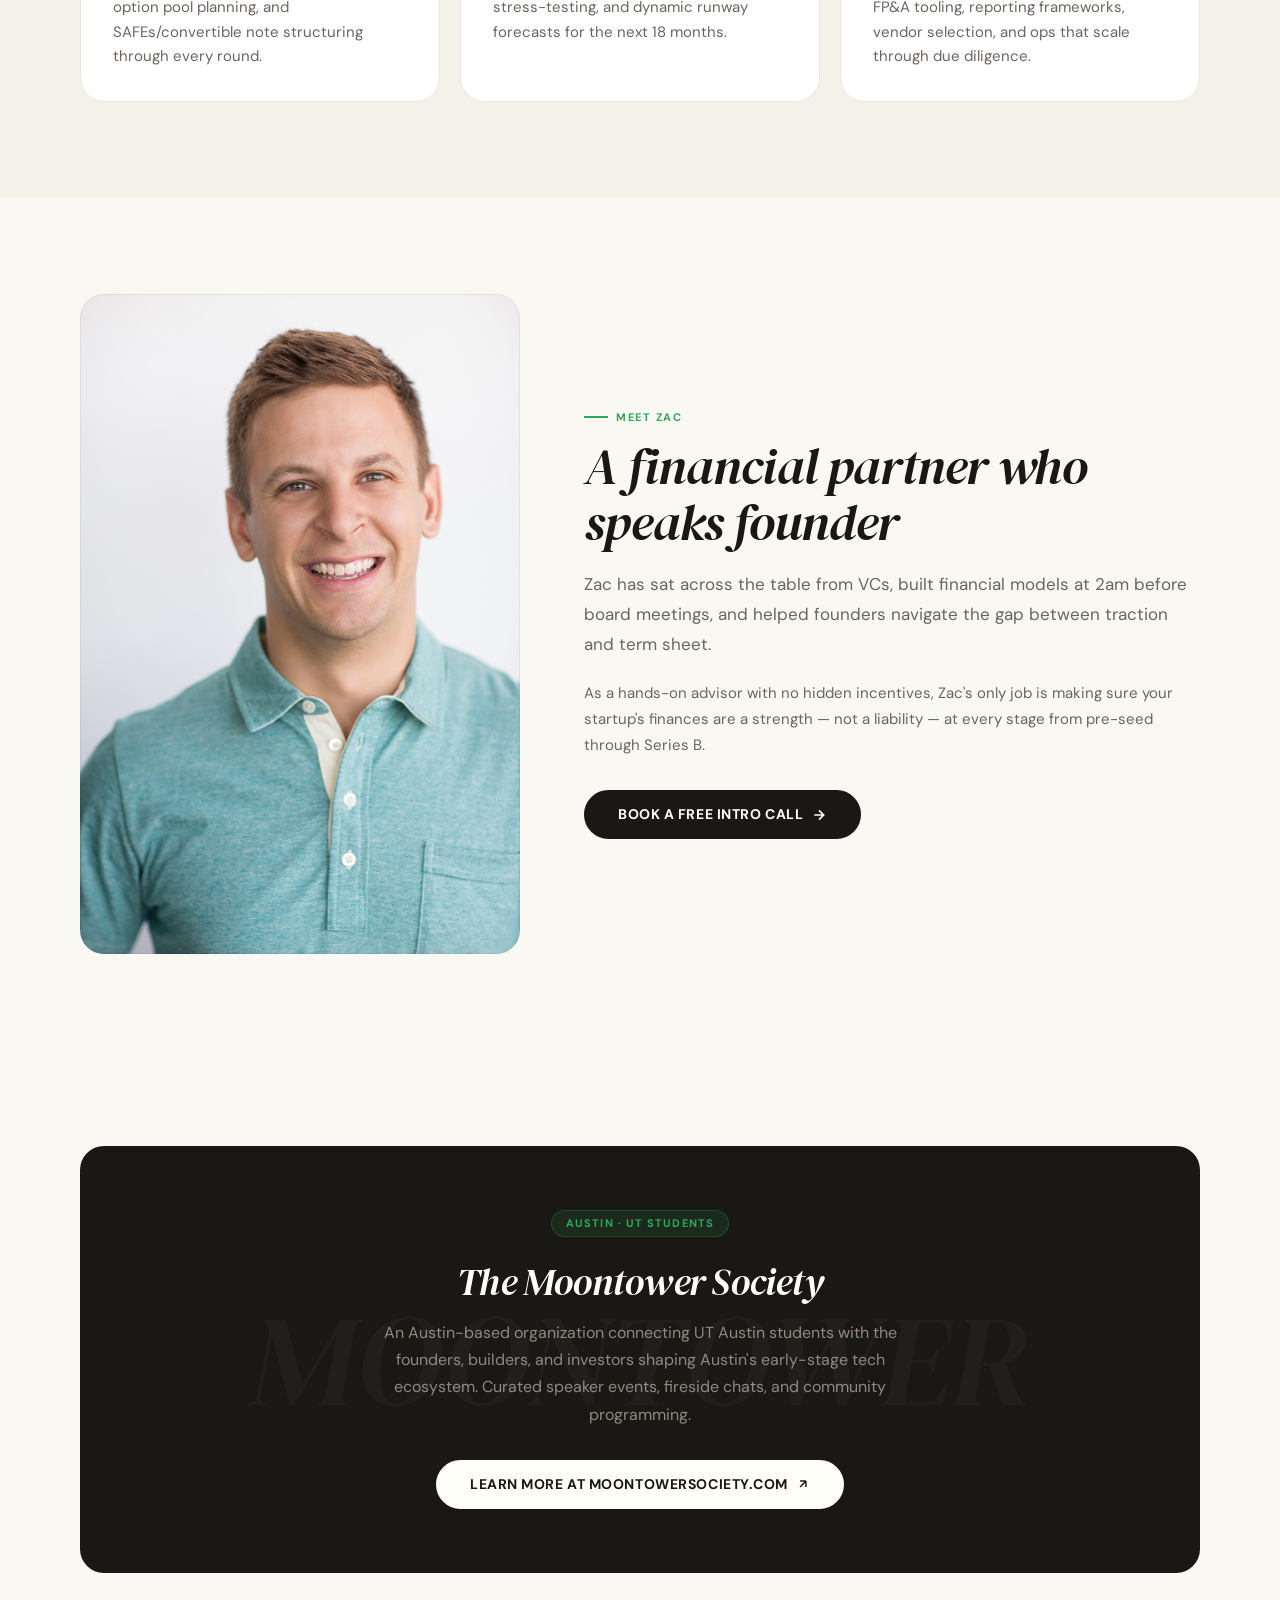
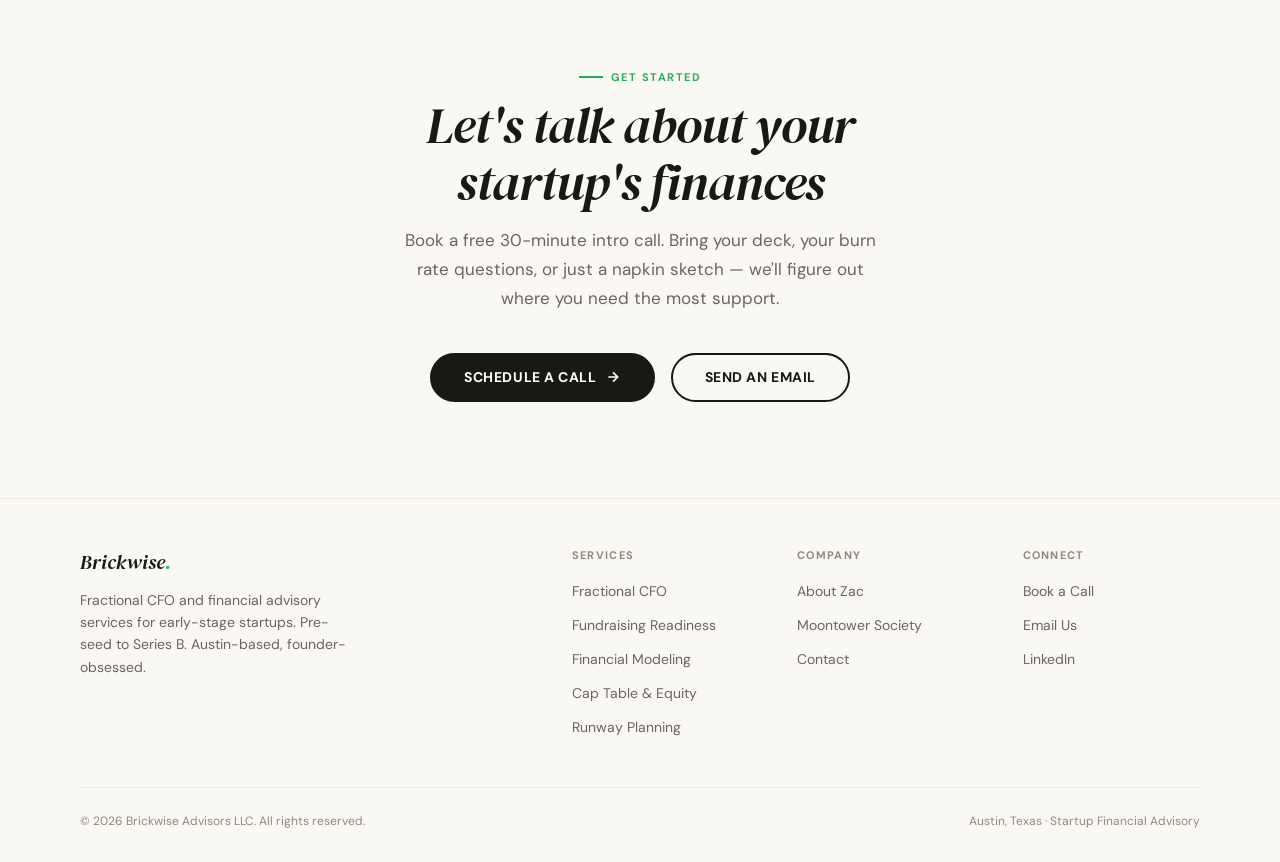
<file: index-v3-maggie.html>
<!DOCTYPE html>
<html lang="en">
<head>
  <meta charset="UTF-8">
  <meta name="viewport" content="width=device-width, initial-scale=1.0">
  <title>Brickwise Advisors — Startup Financial Advisory</title>
  <meta name="description" content="Financial strategy and fractional CFO services for early-stage startups. Fundraising prep, financial modeling, and runway planning for founders.">

  <!-- Favicon -->
  <link rel="icon" type="image/svg+xml" href="data:image/svg+xml,<svg xmlns='http://www.w3.org/2000/svg' viewBox='0 0 32 32'><rect x='3' y='22' width='7' height='5' rx='1' fill='%232EA858'/><rect x='12' y='22' width='7' height='5' rx='1' fill='%232EA858'/><rect x='21' y='22' width='7' height='5' rx='1' fill='%232EA858'/><rect x='7' y='15' width='7' height='5' rx='1' fill='%2344B56F'/><rect x='17' y='15' width='7' height='5' rx='1' fill='%2344B56F'/><rect x='12' y='8' width='7' height='5' rx='1' fill='%23A3DDB7'/></svg>">

  <!-- Google Fonts: DM Serif Display (italic display) + DM Sans (body) -->
  <link rel="preconnect" href="https://fonts.googleapis.com">
  <link rel="preconnect" href="https://fonts.gstatic.com" crossorigin>
  <link href="https://fonts.googleapis.com/css2?family=DM+Sans:wght@300;400;500;600;700;800&family=DM+Serif+Display:ital@0;1&display=swap" rel="stylesheet">

  <style>
    *, *::before, *::after { box-sizing: border-box; margin: 0; padding: 0; }
    html { scroll-behavior: smooth; font-size: 16px; }

    :root {
      --color-bg: #FAF8F2;
      --color-bg-secondary: #F4F1E8;
      --color-bg-inverse: #1A1814;
      --color-text: #1A1814;
      --color-text-secondary: #6C6460;
      --color-text-muted: #908880;
      --color-text-inverse: #FFFEF9;
      --color-green: #2EA858;
      --color-green-light: #D1EDDB;
      --color-green-dark: #1A6C34;
      --color-yellow: #F5D720;
      --color-yellow-light: #FEF6C2;
      --color-pink: #F5618F;
      --color-pink-light: #FFD7E3;
      --color-border: #D8D2C4;
      --color-border-subtle: #EDE8DB;
      --font-display: 'DM Serif Display', 'Times New Roman', Georgia, serif;
      --font-body: 'DM Sans', 'Helvetica Neue', Helvetica, Arial, sans-serif;
      --radius-lg: 16px;
      --radius-xl: 24px;
      --radius-full: 9999px;
      --shadow-card: 0 8px 32px rgba(26, 24, 20, 0.08);
      --shadow-lg: 0 20px 50px rgba(26, 24, 20, 0.12);
      --nav-height: 72px;
      --container: 1200px;
      --transition: 200ms cubic-bezier(0, 0, 0.2, 1);
    }

    body {
      font-family: var(--font-body);
      background: var(--color-bg);
      color: var(--color-text);
      line-height: 1.5;
      -webkit-font-smoothing: antialiased;
    }
    img, svg { display: block; max-width: 100%; }
    a { text-decoration: none; color: inherit; }

    .container {
      width: 100%;
      max-width: var(--container);
      margin-inline: auto;
      padding-inline: 2.5rem;
    }

    /* ══════════════════════════════
       NAV
       ══════════════════════════════ */
    .nav {
      position: sticky;
      top: 0;
      z-index: 100;
      height: var(--nav-height);
      background: rgba(250, 248, 242, 0.92);
      backdrop-filter: blur(16px);
      -webkit-backdrop-filter: blur(16px);
      display: flex;
      align-items: center;
      border-bottom: 1.5px solid var(--color-border-subtle);
    }
    .nav.scrolled { box-shadow: 0 2px 16px rgba(26, 24, 20, 0.06); }
    .nav-inner {
      display: flex;
      align-items: center;
      justify-content: space-between;
      width: 100%;
    }
    .nav-brand {
      font-family: var(--font-display);
      font-size: 1.5rem;
      font-weight: 400;
      font-style: italic;
      color: var(--color-text);
      letter-spacing: -0.02em;
    }
    .nav-brand span { color: var(--color-green); }
    .nav-links {
      display: flex;
      align-items: center;
      gap: 2.5rem;
      list-style: none;
    }
    .nav-link {
      font-size: 0.8125rem;
      font-weight: 700;
      letter-spacing: 0.08em;
      text-transform: uppercase;
      color: var(--color-text);
      transition: color var(--transition);
    }
    .nav-link:hover, .nav-link.active { color: var(--color-green); }
    .nav-cta {
      display: inline-flex;
      align-items: center;
      gap: 0.5rem;
      font-family: var(--font-body);
      font-size: 0.8125rem;
      font-weight: 700;
      letter-spacing: 0.04em;
      text-transform: uppercase;
      color: var(--color-text-inverse);
      background: var(--color-bg-inverse);
      border: 2px solid var(--color-bg-inverse);
      padding: 0.5rem 1.5rem;
      border-radius: var(--radius-full);
      transition: all var(--transition);
    }
    .nav-cta:hover { background: #504A48; border-color: #504A48; transform: translateY(-1px); }

    /* Mobile toggle */
    .nav-toggle {
      display: none;
      background: none;
      border: none;
      cursor: pointer;
      padding: 0.5rem;
      color: var(--color-text);
    }
    .nav-toggle span {
      display: block;
      width: 22px;
      height: 2px;
      background: currentColor;
      border-radius: 2px;
      transition: all var(--transition);
    }
    .nav-toggle span + span { margin-top: 6px; }
    .nav-toggle.active span:nth-child(1) { transform: rotate(45deg) translate(4px, 4px); }
    .nav-toggle.active span:nth-child(2) { opacity: 0; }
    .nav-toggle.active span:nth-child(3) { transform: rotate(-45deg) translate(5px, -5px); }

    /* ══════════════════════════════
       HERO
       ══════════════════════════════ */
    .hero {
      padding: 7rem 0 5rem;
      position: relative;
      overflow: hidden;
    }
    .hero::before {
      content: 'BRICKWISE';
      position: absolute;
      font-family: var(--font-display);
      font-size: clamp(6rem, 14vw, 14rem);
      font-weight: 400;
      font-style: italic;
      color: rgba(26, 24, 20, 0.03);
      right: -2%;
      top: 50%;
      transform: translateY(-50%);
      pointer-events: none;
      white-space: nowrap;
      line-height: 1;
    }
    .hero-eyebrow {
      display: inline-flex;
      align-items: center;
      gap: 0.5rem;
      font-size: 0.75rem;
      font-weight: 700;
      letter-spacing: 0.1em;
      text-transform: uppercase;
      color: var(--color-green);
      margin-bottom: 1.5rem;
    }
    .hero-eyebrow::before {
      content: '';
      width: 24px;
      height: 2px;
      background: var(--color-green);
    }
    .hero h1 {
      font-family: var(--font-display);
      font-size: clamp(2.75rem, 5.5vw, 5rem);
      font-weight: 400;
      font-style: italic;
      color: var(--color-text);
      letter-spacing: -0.025em;
      line-height: 1.05;
      max-width: 720px;
      margin-bottom: 1.5rem;
    }
    .hero h1 em {
      font-style: normal;
      color: var(--color-green);
    }
    .hero-sub {
      font-size: 1.125rem;
      color: var(--color-text-secondary);
      line-height: 1.7;
      max-width: 560px;
      margin-bottom: 2.5rem;
    }
    .hero-actions {
      display: flex;
      align-items: center;
      gap: 1rem;
      flex-wrap: wrap;
    }

    /* Buttons */
    .btn-primary {
      display: inline-flex;
      align-items: center;
      gap: 0.5rem;
      font-family: var(--font-body);
      font-size: 0.875rem;
      font-weight: 700;
      letter-spacing: 0.04em;
      text-transform: uppercase;
      color: var(--color-text-inverse);
      background: var(--color-bg-inverse);
      border: 2px solid var(--color-bg-inverse);
      padding: 0.75rem 2rem;
      border-radius: var(--radius-full);
      cursor: pointer;
      transition: all var(--transition);
    }
    .btn-primary:hover { background: #504A48; border-color: #504A48; transform: translateY(-2px); box-shadow: 0 8px 24px rgba(26, 24, 20, 0.2); }

    .btn-outline {
      display: inline-flex;
      align-items: center;
      gap: 0.5rem;
      font-family: var(--font-body);
      font-size: 0.875rem;
      font-weight: 700;
      letter-spacing: 0.04em;
      text-transform: uppercase;
      color: var(--color-text);
      background: transparent;
      border: 2px solid var(--color-text);
      padding: 0.75rem 2rem;
      border-radius: var(--radius-full);
      cursor: pointer;
      transition: all var(--transition);
    }
    .btn-outline:hover { background: var(--color-bg-inverse); color: var(--color-text-inverse); }

    .btn-white {
      display: inline-flex;
      align-items: center;
      gap: 0.5rem;
      font-family: var(--font-body);
      font-size: 0.875rem;
      font-weight: 700;
      letter-spacing: 0.04em;
      text-transform: uppercase;
      color: var(--color-text);
      background: var(--color-text-inverse);
      border: 2px solid var(--color-text-inverse);
      padding: 0.75rem 2rem;
      border-radius: var(--radius-full);
      cursor: pointer;
      transition: all var(--transition);
    }
    .btn-white:hover { background: var(--color-bg); transform: translateY(-2px); box-shadow: 0 8px 24px rgba(0,0,0,0.2); }

    /* ══════════════════════════════
       MARQUEE / STATS STRIP
       ══════════════════════════════ */
    .stats-strip {
      border-top: 1.5px solid var(--color-text);
      border-bottom: 1.5px solid var(--color-text);
      padding: 2.5rem 0;
      background: var(--color-bg);
    }
    .stats-grid {
      display: grid;
      grid-template-columns: repeat(4, 1fr);
      gap: 2rem;
    }
    .stat { text-align: center; }
    .stat-value {
      font-family: var(--font-display);
      font-size: 3rem;
      font-weight: 400;
      font-style: italic;
      color: var(--color-text);
      line-height: 1;
      margin-bottom: 0.5rem;
    }
    .stat-value-sm {
      font-family: var(--font-display);
      font-size: 2rem;
      font-weight: 400;
      font-style: italic;
      color: var(--color-text);
      line-height: 1;
      margin-bottom: 0.5rem;
    }
    .stat-label {
      font-size: 0.75rem;
      font-weight: 700;
      letter-spacing: 0.1em;
      text-transform: uppercase;
      color: var(--color-text-muted);
    }

    /* ══════════════════════════════
       SECTIONS
       ══════════════════════════════ */
    .section {
      padding: 6rem 0;
    }
    .section-alt { background: var(--color-bg-secondary); }
    .section-dark { background: var(--color-bg-inverse); color: var(--color-text-inverse); }

    .section-label {
      font-size: 0.6875rem;
      font-weight: 700;
      letter-spacing: 0.14em;
      text-transform: uppercase;
      color: var(--color-green);
      display: flex;
      align-items: center;
      gap: 0.5rem;
      margin-bottom: 0.75rem;
    }
    .section-label::before {
      content: '';
      width: 24px;
      height: 2px;
      background: var(--color-green);
      flex-shrink: 0;
    }
    .section-title {
      font-family: var(--font-display);
      font-size: clamp(2rem, 4vw, 3.5rem);
      font-weight: 400;
      font-style: italic;
      letter-spacing: -0.02em;
      line-height: 1.1;
      margin-bottom: 1rem;
    }
    .section-sub {
      font-size: 1.0625rem;
      color: var(--color-text-secondary);
      line-height: 1.7;
      max-width: 560px;
    }
    .section-header-centered {
      text-align: center;
      max-width: 640px;
      margin-inline: auto;
      margin-bottom: 4rem;
    }
    .section-header-centered .section-label {
      justify-content: center;
    }
    .section-header-centered .section-label::before { display: none; }
    .section-header-centered .section-sub {
      margin-inline: auto;
    }

    /* ══════════════════════════════
       SERVICE CARDS
       ══════════════════════════════ */
    .services-grid {
      display: grid;
      grid-template-columns: repeat(3, 1fr);
      gap: 1.25rem;
    }
    .service-card {
      background: #fff;
      border: 1px solid var(--color-border-subtle);
      border-radius: var(--radius-xl);
      padding: 2rem;
      transition: all var(--transition);
      position: relative;
    }
    .service-card:hover {
      transform: translateY(-4px);
      box-shadow: var(--shadow-card);
      border-color: var(--color-green-light);
    }
    .service-card-icon {
      width: 48px;
      height: 48px;
      border-radius: 12px;
      display: flex;
      align-items: center;
      justify-content: center;
      margin-bottom: 1.25rem;
      color: var(--color-green-dark);
    }
    .service-card:nth-child(1) .service-card-icon,
    .service-card:nth-child(4) .service-card-icon { background: var(--color-green-light); }
    .service-card:nth-child(2) .service-card-icon,
    .service-card:nth-child(5) .service-card-icon { background: var(--color-yellow-light); color: #906D00; }
    .service-card:nth-child(3) .service-card-icon,
    .service-card:nth-child(6) .service-card-icon { background: var(--color-pink-light); color: #951441; }

    .service-card h4 {
      font-family: var(--font-display);
      font-size: 1.25rem;
      font-weight: 400;
      font-style: italic;
      color: var(--color-text);
      margin-bottom: 0.5rem;
      letter-spacing: -0.01em;
    }
    .service-card p {
      font-size: 0.9375rem;
      color: var(--color-text-secondary);
      line-height: 1.65;
    }

    /* ══════════════════════════════
       ABOUT
       ══════════════════════════════ */
    .about-grid {
      display: grid;
      grid-template-columns: 5fr 7fr;
      gap: 4rem;
      align-items: center;
    }
    .about-photo {
      border-radius: var(--radius-xl);
      overflow: hidden;
      position: relative;
    }
    .about-photo img {
      width: 100%;
      height: 100%;
      object-fit: cover;
    }
    .about-photo::after {
      content: '';
      position: absolute;
      inset: 0;
      border-radius: inherit;
      border: 1px solid rgba(26, 24, 20, 0.06);
      pointer-events: none;
    }

    /* ══════════════════════════════
       MOONTOWER
       ══════════════════════════════ */
    .moontower-card {
      background: var(--color-bg-inverse);
      border-radius: var(--radius-xl);
      padding: 4rem;
      text-align: center;
      position: relative;
      overflow: hidden;
    }
    .moontower-card::before {
      content: 'MOONTOWER';
      position: absolute;
      font-family: var(--font-display);
      font-size: clamp(4rem, 10vw, 10rem);
      font-weight: 400;
      font-style: italic;
      color: rgba(255, 255, 255, 0.03);
      left: 50%;
      top: 50%;
      transform: translate(-50%, -50%);
      pointer-events: none;
      white-space: nowrap;
    }
    .moontower-badge {
      display: inline-flex;
      align-items: center;
      gap: 0.375rem;
      font-size: 0.6875rem;
      font-weight: 700;
      letter-spacing: 0.1em;
      text-transform: uppercase;
      color: var(--color-green);
      background: rgba(46, 168, 88, 0.12);
      border: 1px solid rgba(46, 168, 88, 0.25);
      padding: 0.25rem 0.875rem;
      border-radius: var(--radius-full);
      margin-bottom: 1.5rem;
    }
    .moontower-card h2 {
      font-family: var(--font-display);
      font-size: clamp(1.75rem, 3vw, 2.75rem);
      font-weight: 400;
      font-style: italic;
      color: var(--color-text-inverse);
      letter-spacing: -0.02em;
      line-height: 1.1;
      margin-bottom: 1rem;
    }
    .moontower-card p {
      font-size: 1rem;
      color: var(--color-text-muted);
      line-height: 1.7;
      max-width: 560px;
      margin-inline: auto;
      margin-bottom: 2rem;
    }

    /* ══════════════════════════════
       CTA
       ══════════════════════════════ */
    .cta-section {
      text-align: center;
      padding: 6rem 0;
    }

    /* ══════════════════════════════
       FOOTER
       ══════════════════════════════ */
    .footer {
      background: var(--color-bg);
      border-top: 1.5px solid var(--color-border-subtle);
      padding: 3rem 0 2rem;
    }
    .footer-grid {
      display: grid;
      grid-template-columns: 2.5fr 1fr 1fr 1fr;
      gap: 3rem;
      margin-bottom: 3rem;
    }
    .footer-brand {
      font-family: var(--font-display);
      font-size: 1.25rem;
      font-weight: 400;
      font-style: italic;
      color: var(--color-text);
      margin-bottom: 0.75rem;
    }
    .footer-brand span { color: var(--color-green); }
    .footer-desc {
      font-size: 0.875rem;
      color: var(--color-text-secondary);
      line-height: 1.6;
      max-width: 280px;
    }
    .footer-heading {
      font-size: 0.6875rem;
      font-weight: 700;
      letter-spacing: 0.12em;
      text-transform: uppercase;
      color: var(--color-text-muted);
      margin-bottom: 1rem;
    }
    .footer-links {
      list-style: none;
      display: flex;
      flex-direction: column;
      gap: 0.625rem;
    }
    .footer-link {
      font-size: 0.875rem;
      color: var(--color-text-secondary);
      transition: color var(--transition);
    }
    .footer-link:hover { color: var(--color-green); }
    .footer-bottom {
      border-top: 1px solid var(--color-border-subtle);
      padding-top: 1.5rem;
      display: flex;
      align-items: center;
      justify-content: space-between;
      font-size: 0.75rem;
      color: var(--color-text-muted);
    }

    /* ══════════════════════════════
       SCROLL REVEAL
       ══════════════════════════════ */
    .reveal {
      opacity: 0;
      transform: translateY(24px);
      transition: opacity 0.5s cubic-bezier(0, 0, 0.2, 1), transform 0.5s cubic-bezier(0, 0, 0.2, 1);
    }
    .reveal.visible { opacity: 1; transform: translateY(0); }
    .reveal-delay-1 { transition-delay: 0.08s; }
    .reveal-delay-2 { transition-delay: 0.16s; }
    .reveal-delay-3 { transition-delay: 0.24s; }

    /* ══════════════════════════════
       RESPONSIVE
       ══════════════════════════════ */
    @media (max-width: 1024px) {
      .services-grid { grid-template-columns: repeat(2, 1fr); }
      .footer-grid { grid-template-columns: 1fr 1fr; }
    }
    @media (max-width: 768px) {
      .container { padding-inline: 1.25rem; }
      .nav-toggle { display: flex; flex-direction: column; }
      .nav-links {
        display: flex;
        flex-direction: column;
        position: fixed;
        top: var(--nav-height);
        left: 0; right: 0; bottom: 0;
        background: rgba(250, 248, 242, 0.98);
        backdrop-filter: blur(20px);
        -webkit-backdrop-filter: blur(20px);
        padding: 2.5rem 1.5rem;
        gap: 1.5rem;
        z-index: 200;
        opacity: 0;
        pointer-events: none;
        transform: translateY(-8px);
        transition: all 0.3s;
      }
      .nav-links.open { opacity: 1; pointer-events: auto; transform: translateY(0); }

      .hero { padding: 4rem 0 3rem; }
      .stats-grid { grid-template-columns: repeat(2, 1fr); gap: 1.5rem; }
      .services-grid { grid-template-columns: 1fr; }
      .about-grid { grid-template-columns: 1fr; }
      .about-photo { max-width: 360px; margin-inline: auto; }
      .moontower-card { padding: 3rem 1.5rem; }
      .footer-grid { grid-template-columns: 1fr; gap: 2rem; }
      .footer-bottom { flex-direction: column; gap: 0.75rem; text-align: center; }
    }
  </style>
</head>
<body>

  <!-- NAV -->
  <header>
    <nav class="nav" id="nav">
      <div class="container nav-inner">
        <a href="/" class="nav-brand" aria-label="Brickwise Advisors home">
          Brickwise<span>.</span>
        </a>

        <ul class="nav-links" id="navLinks">
          <li><a href="#services"  class="nav-link">Services</a></li>
          <li><a href="#about"     class="nav-link">About</a></li>
          <li><a href="#moontower" class="nav-link">Moontower</a></li>
          <li><a href="#contact"   class="nav-link">Contact</a></li>
        </ul>

        <div style="display:flex;align-items:center;gap:0.75rem;">
          <a href="https://calendly.com/brickwiseadvisors" target="_blank" rel="noopener"
             class="nav-cta">Book a Call</a>
          <button class="nav-toggle" id="navToggle" aria-label="Toggle menu" aria-expanded="false">
            <span></span><span></span><span></span>
          </button>
        </div>
      </div>
    </nav>
  </header>

  <main>

    <!-- HERO -->
    <section class="hero">
      <div class="container">
        <div class="hero-eyebrow">Austin, Texas · For Founders</div>
        <h1>The financial edge your <em>startup needs</em></h1>
        <p class="hero-sub">
          Brickwise Advisors gives early-stage startups a fractional CFO and strategic
          financial partner — so you can raise smarter, grow faster, and never run out
          of runway.
        </p>
        <div class="hero-actions">
          <a href="https://calendly.com/brickwiseadvisors" target="_blank" rel="noopener" class="btn-primary">
            Schedule a Free Consultation
            <svg width="16" height="16" viewBox="0 0 24 24" fill="none" stroke="currentColor" stroke-width="2.5"><path d="M5 12h14M12 5l7 7-7 7"/></svg>
          </a>
          <a href="#services" class="btn-outline">See Our Services</a>
        </div>
      </div>
    </section>

    <!-- STATS STRIP -->
    <section class="stats-strip">
      <div class="container">
        <div class="stats-grid">
          <div class="stat reveal">
            <div class="stat-value-sm">Pre-Seed</div>
            <div class="stat-label">to Series B Focus</div>
          </div>
          <div class="stat reveal reveal-delay-1">
            <div class="stat-value">10+</div>
            <div class="stat-label">Startups Advised</div>
          </div>
          <div class="stat reveal reveal-delay-2">
            <div class="stat-value">48h</div>
            <div class="stat-label">Model Turnaround</div>
          </div>
          <div class="stat reveal reveal-delay-3">
            <div class="stat-value">ATX</div>
            <div class="stat-label">Born & Building</div>
          </div>
        </div>
      </div>
    </section>

    <!-- SERVICES -->
    <section id="services" class="section section-alt">
      <div class="container">
        <div class="section-header-centered reveal">
          <div class="section-label">What We Do</div>
          <div class="section-title">Services built for founders</div>
          <p class="section-sub">From your first raise to your Series B, we embed alongside your
            team as the financial partner that grows with you.</p>
        </div>

        <div class="services-grid">
          <div class="service-card reveal">
            <div class="service-card-icon">
              <svg width="24" height="24" viewBox="0 0 24 24" fill="none" stroke="currentColor" stroke-width="2"><path d="M12 2L2 7l10 5 10-5-10-5z"/><path d="M2 17l10 5 10-5"/><path d="M2 12l10 5 10-5"/></svg>
            </div>
            <h4>Fractional CFO</h4>
            <p>C-suite financial leadership on a startup budget. Own your numbers,
              board reporting, investor relations, and long-range strategy.</p>
          </div>

          <div class="service-card reveal reveal-delay-1">
            <div class="service-card-icon">
              <svg width="24" height="24" viewBox="0 0 24 24" fill="none" stroke="currentColor" stroke-width="2"><line x1="18" y1="20" x2="18" y2="10"/><line x1="12" y1="20" x2="12" y2="4"/><line x1="6" y1="20" x2="6" y2="14"/></svg>
            </div>
            <h4>Fundraising Readiness</h4>
            <p>Pitch-ready financial models, data room structure, investor narrative,
              and valuation prep — ready to close when VCs come knocking.</p>
          </div>

          <div class="service-card reveal reveal-delay-2">
            <div class="service-card-icon">
              <svg width="24" height="24" viewBox="0 0 24 24" fill="none" stroke="currentColor" stroke-width="2"><rect x="2" y="3" width="20" height="14" rx="2"/><path d="M8 21h8M12 17v4"/></svg>
            </div>
            <h4>Financial Modeling</h4>
            <p>Bottom-up revenue models, scenario analysis, cohort projections,
              and unit economics dashboards that tell a story investors believe.</p>
          </div>

          <div class="service-card reveal">
            <div class="service-card-icon">
              <svg width="24" height="24" viewBox="0 0 24 24" fill="none" stroke="currentColor" stroke-width="2"><path d="M17 21v-2a4 4 0 00-4-4H5a4 4 0 00-4 4v2"/><circle cx="9" cy="7" r="4"/><path d="M23 21v-2a4 4 0 00-3-3.87"/><path d="M16 3.13a4 4 0 010 7.75"/></svg>
            </div>
            <h4>Cap Table & Equity</h4>
            <p>Cap table modeling, dilution analysis, option pool planning,
              and SAFEs/convertible note structuring through every round.</p>
          </div>

          <div class="service-card reveal reveal-delay-1">
            <div class="service-card-icon">
              <svg width="24" height="24" viewBox="0 0 24 24" fill="none" stroke="currentColor" stroke-width="2"><circle cx="12" cy="12" r="10"/><polyline points="12 6 12 12 16 14"/></svg>
            </div>
            <h4>Runway & Cash Planning</h4>
            <p>Real-time burn rate tracking, hiring plan stress-testing, and
              dynamic runway forecasts for the next 18 months.</p>
          </div>

          <div class="service-card reveal reveal-delay-2">
            <div class="service-card-icon">
              <svg width="24" height="24" viewBox="0 0 24 24" fill="none" stroke="currentColor" stroke-width="2"><path d="M4 15s1-1 4-1 5 2 8 2 4-1 4-1V3s-1 1-4 1-5-2-8-2-4 1-4 1z"/><line x1="4" y1="22" x2="4" y2="15"/></svg>
            </div>
            <h4>Finance Ops & Infrastructure</h4>
            <p>Build your finance stack from day one — FP&A tooling, reporting
              frameworks, vendor selection, and ops that scale through due diligence.</p>
          </div>
        </div>
      </div>
    </section>

    <!-- ABOUT -->
    <section id="about" class="section">
      <div class="container">
        <div class="about-grid">
          <div class="about-photo reveal">
            <img src="Zac_staff_photo_gift.jpg" alt="Zac, Founder — Brickwise Advisors">
          </div>

          <div class="reveal reveal-delay-1">
            <div class="section-label">Meet Zac</div>
            <div class="section-title" style="margin-bottom:1.25rem;">
              A financial partner who speaks founder
            </div>
            <p style="font-size:1.0625rem;color:var(--color-text-secondary);line-height:1.75;margin-bottom:1.25rem;">
              Zac has sat across the table from VCs, built financial models at 2am before
              board meetings, and helped founders navigate the gap between traction and
              term sheet.
            </p>
            <p style="font-size:0.9375rem;color:var(--color-text-secondary);line-height:1.75;margin-bottom:2rem;">
              As a hands-on advisor with no hidden incentives,
              Zac's only job is making sure your startup's finances are a strength —
              not a liability — at every stage from pre-seed through Series B.
            </p>
            <a href="https://calendly.com/brickwiseadvisors" target="_blank" rel="noopener" class="btn-primary">
              Book a Free Intro Call
              <svg width="16" height="16" viewBox="0 0 24 24" fill="none" stroke="currentColor" stroke-width="2.5"><path d="M5 12h14M12 5l7 7-7 7"/></svg>
            </a>
          </div>
        </div>
      </div>
    </section>

    <!-- MOONTOWER -->
    <section id="moontower" class="section" style="padding-bottom:0;">
      <div class="container">
        <div class="moontower-card reveal">
          <div class="moontower-badge">Austin · UT Students</div>
          <h2>The Moontower Society</h2>
          <p>
            An Austin-based organization connecting UT Austin students with the founders,
            builders, and investors shaping Austin's early-stage tech ecosystem. Curated
            speaker events, fireside chats, and community programming.
          </p>
          <a href="https://moontowersociety.com" target="_blank" rel="noopener" class="btn-white">
            Learn More at moontowersociety.com
            <svg width="14" height="14" viewBox="0 0 24 24" fill="none" stroke="currentColor" stroke-width="2.5"><path d="M7 17L17 7M17 7H7M17 7v10"/></svg>
          </a>
        </div>
      </div>
    </section>

    <!-- CTA -->
    <section id="contact" class="cta-section">
      <div class="container reveal">
        <div class="section-label" style="justify-content:center;">
          <span style="display:none;"></span>Get Started
        </div>
        <div class="section-title" style="text-align:center;max-width:520px;margin-inline:auto;margin-bottom:1rem;">
          Let's talk about your startup's finances
        </div>
        <p class="section-sub" style="text-align:center;max-width:480px;margin-inline:auto;margin-bottom:2.5rem;">
          Book a free 30-minute intro call. Bring your deck, your burn rate questions,
          or just a napkin sketch — we'll figure out where you need the most support.
        </p>
        <div class="hero-actions" style="justify-content:center;">
          <a href="https://calendly.com/brickwiseadvisors" target="_blank" rel="noopener" class="btn-primary">
            Schedule a Call
            <svg width="16" height="16" viewBox="0 0 24 24" fill="none" stroke="currentColor" stroke-width="2.5"><path d="M5 12h14M12 5l7 7-7 7"/></svg>
          </a>
          <a href="mailto:zac@brickwiseadvisors.com" class="btn-outline">Send an Email</a>
        </div>
      </div>
    </section>

  </main>

  <!-- FOOTER -->
  <footer class="footer">
    <div class="container">
      <div class="footer-grid">
        <div>
          <div class="footer-brand">Brickwise<span>.</span></div>
          <p class="footer-desc">
            Fractional CFO and financial advisory services for early-stage startups.
            Pre-seed to Series B. Austin-based, founder-obsessed.
          </p>
        </div>

        <div>
          <div class="footer-heading">Services</div>
          <ul class="footer-links">
            <li><a href="#services" class="footer-link">Fractional CFO</a></li>
            <li><a href="#services" class="footer-link">Fundraising Readiness</a></li>
            <li><a href="#services" class="footer-link">Financial Modeling</a></li>
            <li><a href="#services" class="footer-link">Cap Table & Equity</a></li>
            <li><a href="#services" class="footer-link">Runway Planning</a></li>
          </ul>
        </div>

        <div>
          <div class="footer-heading">Company</div>
          <ul class="footer-links">
            <li><a href="#about"     class="footer-link">About Zac</a></li>
            <li><a href="#moontower" class="footer-link">Moontower Society</a></li>
            <li><a href="#contact"   class="footer-link">Contact</a></li>
          </ul>
        </div>

        <div>
          <div class="footer-heading">Connect</div>
          <ul class="footer-links">
            <li><a href="https://calendly.com/brickwiseadvisors" class="footer-link" target="_blank" rel="noopener">Book a Call</a></li>
            <li><a href="mailto:zac@brickwiseadvisors.com" class="footer-link">Email Us</a></li>
            <li><a href="https://linkedin.com" class="footer-link" target="_blank" rel="noopener">LinkedIn</a></li>
          </ul>
        </div>
      </div>

      <div class="footer-bottom">
        <span>&copy; 2026 Brickwise Advisors LLC. All rights reserved.</span>
        <span>Austin, Texas &middot; Startup Financial Advisory</span>
      </div>
    </div>
  </footer>

  <script>
    // Mobile menu
    const toggle = document.getElementById('navToggle');
    const navLinks = document.getElementById('navLinks');
    toggle.addEventListener('click', () => {
      const open = navLinks.classList.toggle('open');
      toggle.classList.toggle('active', open);
      toggle.setAttribute('aria-expanded', open);
    });
    navLinks.querySelectorAll('.nav-link').forEach(link => {
      link.addEventListener('click', () => {
        navLinks.classList.remove('open');
        toggle.classList.remove('active');
        toggle.setAttribute('aria-expanded', 'false');
      });
    });

    // Nav scroll
    const nav = document.getElementById('nav');
    window.addEventListener('scroll', () => {
      nav.classList.toggle('scrolled', window.scrollY > 16);
    }, { passive: true });

    // Scroll reveal
    const observer = new IntersectionObserver((entries) => {
      entries.forEach(entry => {
        if (entry.isIntersecting) {
          entry.target.classList.add('visible');
          observer.unobserve(entry.target);
        }
      });
    }, { threshold: 0.15, rootMargin: '0px 0px -40px 0px' });
    document.querySelectorAll('.reveal').forEach(el => observer.observe(el));

    // Active nav
    const sections = document.querySelectorAll('section[id]');
    window.addEventListener('scroll', () => {
      const scrollY = window.scrollY + 100;
      sections.forEach(section => {
        const top = section.offsetTop;
        const height = section.offsetHeight;
        const id = section.getAttribute('id');
        const link = document.querySelector(`.nav-link[href="#${id}"]`);
        if (link) link.classList.toggle('active', scrollY >= top && scrollY < top + height);
      });
    }, { passive: true });
  </script>

</body>
</html>
</file>
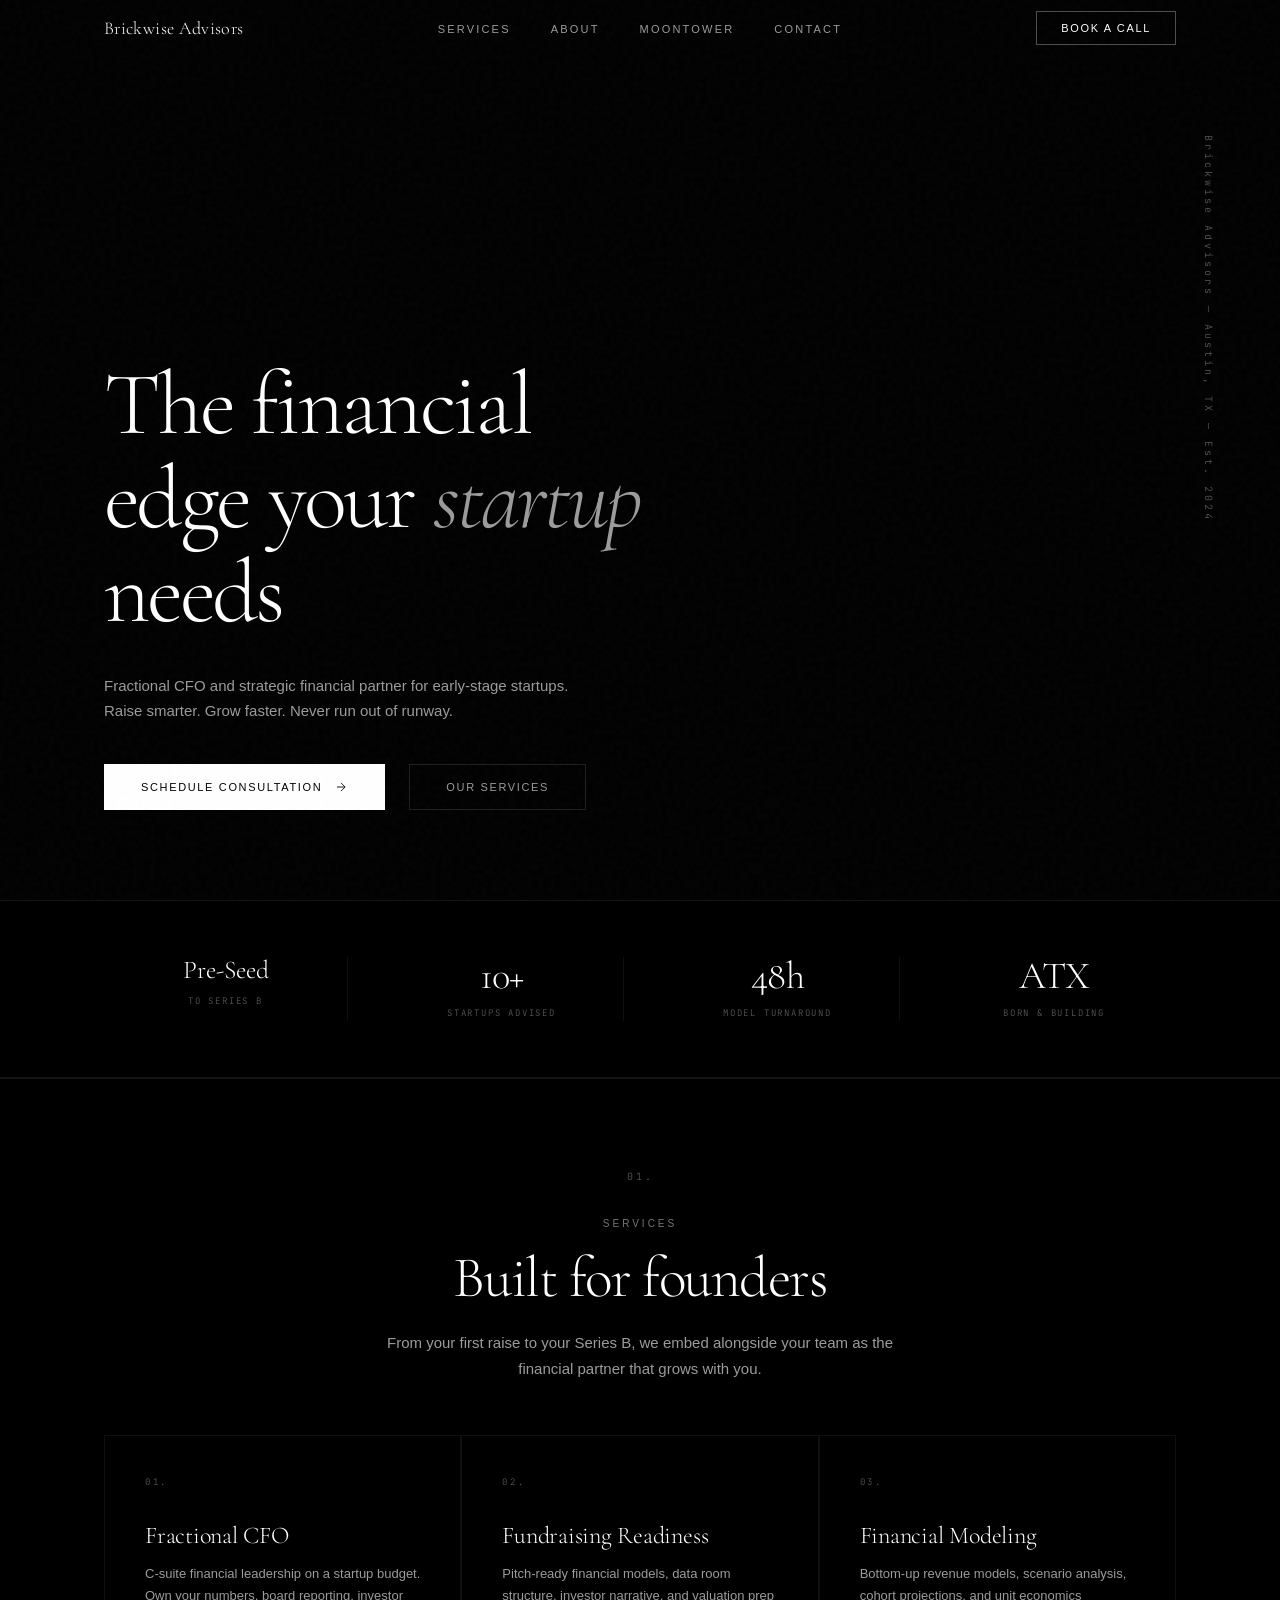
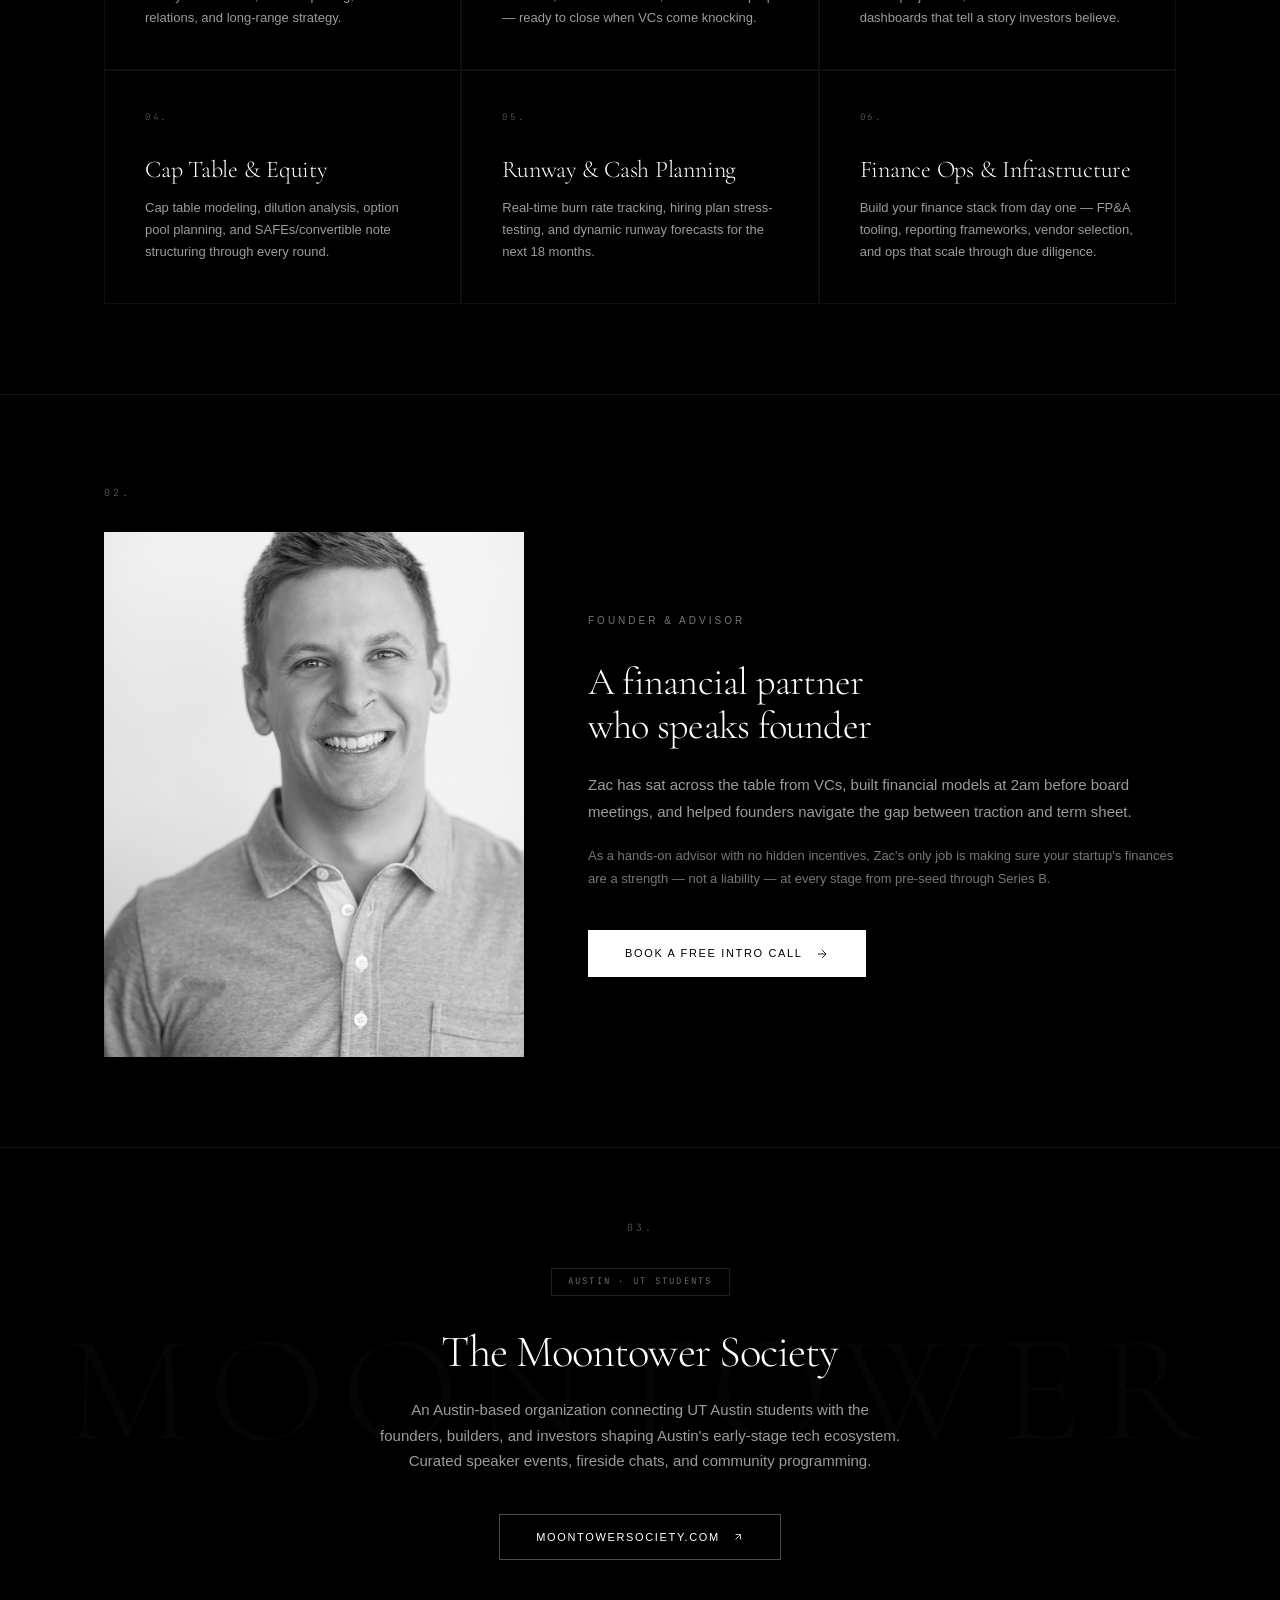
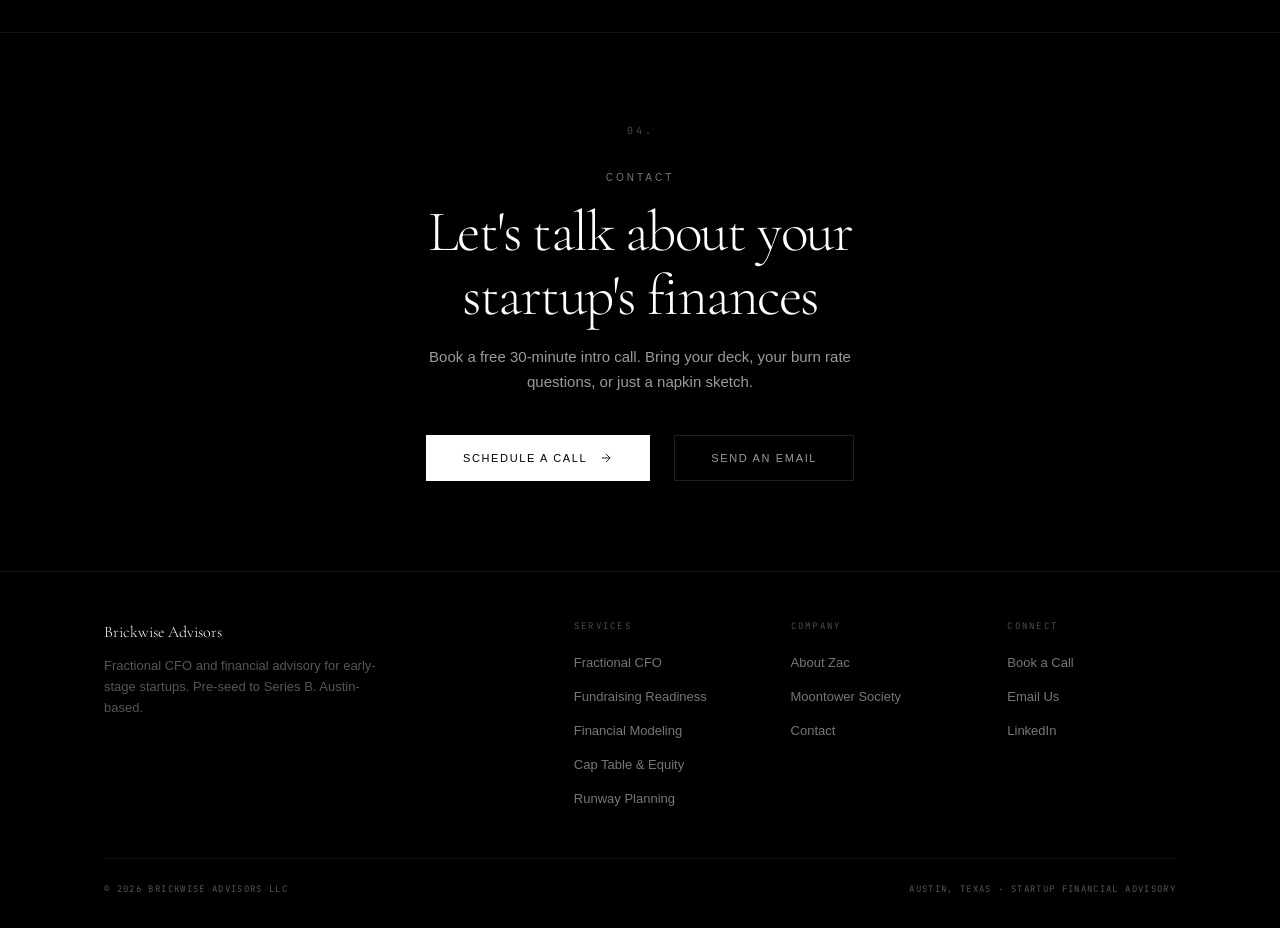
<file: index-v4-yn10.html>
<!DOCTYPE html>
<html lang="en">
<head>
  <meta charset="UTF-8">
  <meta name="viewport" content="width=device-width, initial-scale=1.0">
  <title>Brickwise Advisors — Startup Financial Advisory</title>
  <meta name="description" content="Financial strategy and fractional CFO services for early-stage startups. Fundraising prep, financial modeling, and runway planning for founders.">

  <!-- Favicon -->
  <link rel="icon" type="image/svg+xml" href="data:image/svg+xml,<svg xmlns='http://www.w3.org/2000/svg' viewBox='0 0 32 32'><rect x='3' y='22' width='7' height='5' rx='0' fill='%23fff'/><rect x='12' y='22' width='7' height='5' rx='0' fill='%23fff'/><rect x='21' y='22' width='7' height='5' rx='0' fill='%23fff'/><rect x='7' y='15' width='7' height='5' rx='0' fill='%23c4c4c4'/><rect x='17' y='15' width='7' height='5' rx='0' fill='%23c4c4c4'/><rect x='12' y='8' width='7' height='5' rx='0' fill='%23767676'/></svg>">

  <!-- Cormorant Garamond + JetBrains Mono -->
  <link rel="preconnect" href="https://fonts.googleapis.com">
  <link rel="preconnect" href="https://fonts.gstatic.com" crossorigin>
  <link href="https://fonts.googleapis.com/css2?family=Cormorant+Garamond:ital,wght@0,300;0,400;0,500;1,300;1,400&family=JetBrains+Mono:wght@300;400&display=swap" rel="stylesheet">

  <style>
    *, *::before, *::after { box-sizing: border-box; margin: 0; padding: 0; }
    html { scroll-behavior: smooth; font-size: 16px; }

    :root {
      --color-bg: #000000;
      --color-fg: #ffffff;
      --gray-400: #9b9b9b;
      --gray-500: #767676;
      --gray-600: #555555;
      --gray-800: #1a1a1a;
      --border: rgba(255,255,255,0.12);
      --border-subtle: rgba(255,255,255,0.06);
      --font-display: 'Cormorant Garamond', 'Times New Roman', serif;
      --font-ui: 'Helvetica Neue', Arial, sans-serif;
      --font-mono: 'JetBrains Mono', 'Courier New', monospace;
      --ease-film: cubic-bezier(0.25, 0.1, 0.25, 1);
      --ease-dramatic: cubic-bezier(0.76, 0, 0.24, 1);
      --nav-height: 56px;
    }

    body {
      font-family: var(--font-ui);
      background: var(--color-bg);
      color: var(--color-fg);
      line-height: 1.5;
      -webkit-font-smoothing: antialiased;
    }
    img, svg { display: block; max-width: 100%; }
    a { text-decoration: none; color: inherit; }

    /* Film grain overlay */
    body::after {
      content: '';
      position: fixed;
      inset: 0;
      pointer-events: none;
      z-index: 9999;
      opacity: 0.03;
      background-image: url("data:image/svg+xml,%3Csvg viewBox='0 0 200 200' xmlns='http://www.w3.org/2000/svg'%3E%3Cfilter id='n'%3E%3CfeTurbulence type='fractalNoise' baseFrequency='0.8' numOctaves='4' stitchTiles='stitch'/%3E%3C/filter%3E%3Crect width='100%25' height='100%25' filter='url(%23n)'/%3E%3C/svg%3E");
    }

    .container {
      width: 100%;
      max-width: 1200px;
      margin-inline: auto;
      padding-inline: clamp(24px, 5vw, 80px);
    }

    /* ══════════════════════════════
       NAV — transparent, minimal
       ══════════════════════════════ */
    .nav {
      position: fixed;
      top: 0;
      left: 0;
      right: 0;
      z-index: 50;
      height: var(--nav-height);
      display: flex;
      align-items: center;
      transition: background 600ms var(--ease-film);
    }
    .nav.scrolled {
      background: rgba(0, 0, 0, 0.85);
      backdrop-filter: blur(12px);
      -webkit-backdrop-filter: blur(12px);
    }
    .nav-inner {
      display: flex;
      align-items: center;
      justify-content: space-between;
      width: 100%;
    }
    .nav-brand {
      font-family: var(--font-display);
      font-size: 1.125rem;
      font-weight: 300;
      color: var(--color-fg);
      letter-spacing: 0.02em;
    }
    .nav-links {
      display: flex;
      align-items: center;
      gap: 2.5rem;
      list-style: none;
    }
    .nav-link {
      font-family: var(--font-ui);
      font-size: 0.6875rem;
      font-weight: 400;
      letter-spacing: 0.2em;
      text-transform: uppercase;
      color: var(--gray-400);
      transition: color 300ms var(--ease-film);
      position: relative;
    }
    .nav-link::after {
      content: '';
      position: absolute;
      bottom: -4px;
      left: 0;
      width: 0;
      height: 1px;
      background: var(--color-fg);
      transition: width 300ms var(--ease-film);
    }
    .nav-link:hover { color: var(--color-fg); }
    .nav-link:hover::after { width: 100%; }
    .nav-link.active { color: var(--color-fg); }
    .nav-link.active::after { width: 100%; }

    .nav-cta {
      font-family: var(--font-ui);
      font-size: 0.6875rem;
      font-weight: 400;
      letter-spacing: 0.15em;
      text-transform: uppercase;
      color: var(--color-fg);
      padding: 0.5rem 1.5rem;
      border: 1px solid rgba(255,255,255,0.3);
      transition: all 300ms var(--ease-film);
    }
    .nav-cta:hover { background: var(--color-fg); color: var(--color-bg); }

    /* Mobile toggle */
    .nav-toggle {
      display: none;
      background: none;
      border: none;
      cursor: pointer;
      padding: 0.5rem;
    }
    .nav-toggle span {
      display: block;
      width: 20px;
      height: 1px;
      background: var(--color-fg);
      transition: all 300ms var(--ease-film);
    }
    .nav-toggle span + span { margin-top: 6px; }
    .nav-toggle.active span:nth-child(1) { transform: rotate(45deg) translate(3px, 3px); }
    .nav-toggle.active span:nth-child(2) { opacity: 0; }
    .nav-toggle.active span:nth-child(3) { transform: rotate(-45deg) translate(4px, -4px); }

    /* ══════════════════════════════
       HERO — full-screen cinematic
       ══════════════════════════════ */
    .hero {
      min-height: 100vh;
      display: flex;
      align-items: flex-end;
      padding: 0 0 clamp(80px, 10vh, 160px);
      position: relative;
    }
    .hero-index {
      position: absolute;
      top: clamp(100px, 15vh, 180px);
      right: clamp(24px, 5vw, 80px);
      font-family: var(--font-mono);
      font-size: 0.625rem;
      font-weight: 300;
      letter-spacing: 0.3em;
      color: var(--gray-600);
      writing-mode: vertical-rl;
    }
    .hero h1 {
      font-family: var(--font-display);
      font-size: clamp(3rem, 7vw, 7rem);
      font-weight: 300;
      line-height: 1.05;
      letter-spacing: -0.03em;
      max-width: 900px;
    }
    .hero h1 em {
      font-style: italic;
      color: var(--gray-400);
    }
    .hero-sub {
      font-family: var(--font-ui);
      font-size: 0.9375rem;
      color: var(--gray-400);
      line-height: 1.7;
      max-width: 480px;
      margin-top: 2rem;
      margin-bottom: 2.5rem;
    }
    .hero-actions {
      display: flex;
      align-items: center;
      gap: 1.5rem;
      flex-wrap: wrap;
    }

    /* Buttons */
    .btn-primary {
      font-family: var(--font-ui);
      font-size: 0.6875rem;
      font-weight: 400;
      letter-spacing: 0.15em;
      text-transform: uppercase;
      color: var(--color-bg);
      background: var(--color-fg);
      padding: 0.875rem 2.25rem;
      border: 1px solid var(--color-fg);
      cursor: pointer;
      transition: all 300ms var(--ease-film);
      display: inline-flex;
      align-items: center;
      gap: 0.75rem;
    }
    .btn-primary:hover { background: transparent; color: var(--color-fg); }

    .btn-ghost {
      font-family: var(--font-ui);
      font-size: 0.6875rem;
      font-weight: 400;
      letter-spacing: 0.15em;
      text-transform: uppercase;
      color: var(--gray-400);
      background: transparent;
      padding: 0.875rem 2.25rem;
      border: 1px solid var(--border);
      cursor: pointer;
      transition: all 300ms var(--ease-film);
      display: inline-flex;
      align-items: center;
      gap: 0.75rem;
    }
    .btn-ghost:hover { color: var(--color-fg); border-color: rgba(255,255,255,0.4); }

    .btn-inverse {
      font-family: var(--font-ui);
      font-size: 0.6875rem;
      font-weight: 400;
      letter-spacing: 0.15em;
      text-transform: uppercase;
      color: var(--color-fg);
      background: transparent;
      padding: 0.875rem 2.25rem;
      border: 1px solid rgba(255,255,255,0.3);
      cursor: pointer;
      transition: all 300ms var(--ease-film);
      display: inline-flex;
      align-items: center;
      gap: 0.75rem;
    }
    .btn-inverse:hover { background: var(--color-fg); color: var(--color-bg); }

    /* ══════════════════════════════
       SECTIONS
       ══════════════════════════════ */
    .section {
      padding: clamp(80px, 10vh, 160px) 0;
      border-top: 1px solid rgba(255,255,255,0.08);
    }
    .section-index {
      font-family: var(--font-mono);
      font-size: 0.625rem;
      font-weight: 300;
      letter-spacing: 0.3em;
      color: var(--gray-600);
      text-transform: uppercase;
      margin-bottom: 2rem;
    }
    .section-label {
      font-family: var(--font-ui);
      font-size: 0.625rem;
      font-weight: 400;
      letter-spacing: 0.3em;
      text-transform: uppercase;
      color: var(--gray-500);
      margin-bottom: 1rem;
    }
    .section-title {
      font-family: var(--font-display);
      font-size: clamp(2rem, 4.5vw, 3.75rem);
      font-weight: 300;
      line-height: 1.1;
      letter-spacing: -0.025em;
      margin-bottom: 1.25rem;
    }
    .section-sub {
      font-size: 0.9375rem;
      color: var(--gray-400);
      line-height: 1.7;
      max-width: 520px;
    }
    .section-header-centered {
      text-align: center;
      max-width: 640px;
      margin-inline: auto;
      margin-bottom: clamp(48px, 6vh, 80px);
    }
    .section-header-centered .section-sub {
      margin-inline: auto;
    }

    /* ══════════════════════════════
       STATS
       ══════════════════════════════ */
    .stats-strip {
      border-top: 1px solid rgba(255,255,255,0.08);
      border-bottom: 1px solid rgba(255,255,255,0.08);
      padding: 3.5rem 0;
    }
    .stats-grid {
      display: grid;
      grid-template-columns: repeat(4, 1fr);
      gap: 2rem;
    }
    .stat {
      text-align: center;
      padding: 0 1rem;
      border-right: 1px solid rgba(255,255,255,0.06);
    }
    .stat:last-child { border-right: none; }
    .stat-value {
      font-family: var(--font-display);
      font-size: clamp(2rem, 3vw, 3rem);
      font-weight: 300;
      color: var(--color-fg);
      line-height: 1;
      margin-bottom: 0.75rem;
      letter-spacing: -0.02em;
    }
    .stat-value-sm {
      font-family: var(--font-display);
      font-size: clamp(1.375rem, 2vw, 1.75rem);
      font-weight: 300;
      color: var(--color-fg);
      line-height: 1;
      margin-bottom: 0.75rem;
    }
    .stat-label {
      font-family: var(--font-mono);
      font-size: 0.5625rem;
      font-weight: 300;
      letter-spacing: 0.2em;
      text-transform: uppercase;
      color: var(--gray-600);
    }

    /* ══════════════════════════════
       SERVICE CARDS
       ══════════════════════════════ */
    .services-grid {
      display: grid;
      grid-template-columns: repeat(3, 1fr);
      gap: 0;
    }
    .service-card {
      padding: 2.5rem;
      border: 1px solid rgba(255,255,255,0.06);
      transition: all 600ms var(--ease-film);
      position: relative;
    }
    .service-card:hover {
      background: rgba(255,255,255,0.03);
      border-color: rgba(255,255,255,0.12);
    }
    .service-card-num {
      font-family: var(--font-mono);
      font-size: 0.5625rem;
      font-weight: 300;
      letter-spacing: 0.3em;
      color: var(--gray-600);
      margin-bottom: 2rem;
    }
    .service-card h4 {
      font-family: var(--font-display);
      font-size: 1.5rem;
      font-weight: 300;
      color: var(--color-fg);
      margin-bottom: 0.75rem;
      letter-spacing: -0.01em;
      line-height: 1.2;
    }
    .service-card p {
      font-size: 0.8125rem;
      color: var(--gray-400);
      line-height: 1.7;
    }

    /* ══════════════════════════════
       ABOUT
       ══════════════════════════════ */
    .about-grid {
      display: grid;
      grid-template-columns: 5fr 7fr;
      gap: clamp(32px, 5vw, 80px);
      align-items: center;
    }
    .about-photo {
      overflow: hidden;
      position: relative;
      aspect-ratio: 4/5;
    }
    .about-photo img {
      width: 100%;
      height: 100%;
      object-fit: cover;
      filter: grayscale(100%);
      transition: filter 900ms var(--ease-film);
    }
    .about-photo:hover img { filter: grayscale(0%); }
    .about-name {
      font-family: var(--font-display);
      font-size: clamp(1.75rem, 3vw, 2.5rem);
      font-weight: 300;
      line-height: 1.15;
      letter-spacing: -0.02em;
      margin-bottom: 1.5rem;
    }
    .about-role {
      font-family: var(--font-ui);
      font-size: 0.625rem;
      font-weight: 400;
      letter-spacing: 0.3em;
      text-transform: uppercase;
      color: var(--gray-500);
      margin-bottom: 2rem;
    }

    /* ══════════════════════════════
       MOONTOWER
       ══════════════════════════════ */
    .moontower {
      border-top: 1px solid rgba(255,255,255,0.08);
      border-bottom: 1px solid rgba(255,255,255,0.08);
      padding: clamp(64px, 8vh, 120px) 0;
      text-align: center;
      position: relative;
      overflow: hidden;
    }
    .moontower::before {
      content: 'MOONTOWER';
      position: absolute;
      font-family: var(--font-display);
      font-size: clamp(5rem, 12vw, 12rem);
      font-weight: 300;
      color: rgba(255, 255, 255, 0.02);
      left: 50%;
      top: 50%;
      transform: translate(-50%, -50%);
      pointer-events: none;
      white-space: nowrap;
      letter-spacing: 0.1em;
    }
    .moontower-badge {
      font-family: var(--font-mono);
      font-size: 0.5625rem;
      font-weight: 300;
      letter-spacing: 0.25em;
      text-transform: uppercase;
      color: var(--gray-500);
      border: 1px solid rgba(255,255,255,0.12);
      padding: 0.375rem 1rem;
      display: inline-block;
      margin-bottom: 2rem;
    }
    .moontower h2 {
      font-family: var(--font-display);
      font-size: clamp(1.75rem, 3.5vw, 3rem);
      font-weight: 300;
      letter-spacing: -0.02em;
      line-height: 1.1;
      margin-bottom: 1.25rem;
    }
    .moontower p {
      font-size: 0.9375rem;
      color: var(--gray-400);
      line-height: 1.7;
      max-width: 520px;
      margin-inline: auto;
      margin-bottom: 2.5rem;
    }

    /* ══════════════════════════════
       CTA
       ══════════════════════════════ */
    .cta-section {
      padding: clamp(80px, 10vh, 160px) 0;
      text-align: center;
    }

    /* ══════════════════════════════
       FOOTER
       ══════════════════════════════ */
    .footer {
      border-top: 1px solid rgba(255,255,255,0.08);
      padding: 3rem 0 2rem;
    }
    .footer-grid {
      display: grid;
      grid-template-columns: 2.5fr 1fr 1fr 1fr;
      gap: 3rem;
      margin-bottom: 3rem;
    }
    .footer-brand {
      font-family: var(--font-display);
      font-size: 1rem;
      font-weight: 300;
      color: var(--color-fg);
      margin-bottom: 0.75rem;
    }
    .footer-desc {
      font-size: 0.8125rem;
      color: var(--gray-600);
      line-height: 1.6;
      max-width: 280px;
    }
    .footer-heading {
      font-family: var(--font-mono);
      font-size: 0.5625rem;
      font-weight: 300;
      letter-spacing: 0.25em;
      text-transform: uppercase;
      color: var(--gray-600);
      margin-bottom: 1rem;
    }
    .footer-links {
      list-style: none;
      display: flex;
      flex-direction: column;
      gap: 0.625rem;
    }
    .footer-link {
      font-size: 0.8125rem;
      color: var(--gray-500);
      transition: color 300ms var(--ease-film);
    }
    .footer-link:hover { color: var(--color-fg); }
    .footer-bottom {
      border-top: 1px solid rgba(255,255,255,0.06);
      padding-top: 1.5rem;
      display: flex;
      align-items: center;
      justify-content: space-between;
      font-family: var(--font-mono);
      font-size: 0.5625rem;
      letter-spacing: 0.15em;
      color: var(--gray-600);
      text-transform: uppercase;
    }

    /* ══════════════════════════════
       SCROLL REVEAL — cinematic
       ══════════════════════════════ */
    .reveal {
      opacity: 0;
      transform: translateY(40px);
      transition: opacity 900ms var(--ease-dramatic), transform 900ms var(--ease-dramatic);
    }
    .reveal.visible { opacity: 1; transform: translateY(0); }
    .reveal-delay-1 { transition-delay: 0.15s; }
    .reveal-delay-2 { transition-delay: 0.3s; }
    .reveal-delay-3 { transition-delay: 0.45s; }

    /* ══════════════════════════════
       RESPONSIVE
       ══════════════════════════════ */
    @media (max-width: 1024px) {
      .services-grid { grid-template-columns: repeat(2, 1fr); }
      .footer-grid { grid-template-columns: 1fr 1fr; }
    }
    @media (max-width: 768px) {
      .nav-toggle { display: flex; flex-direction: column; }
      .nav-links {
        display: flex;
        flex-direction: column;
        position: fixed;
        top: var(--nav-height);
        left: 0; right: 0; bottom: 0;
        background: rgba(0, 0, 0, 0.96);
        backdrop-filter: blur(20px);
        -webkit-backdrop-filter: blur(20px);
        padding: 3rem 2rem;
        gap: 1.5rem;
        z-index: 200;
        opacity: 0;
        pointer-events: none;
        transition: opacity 600ms var(--ease-dramatic);
      }
      .nav-links.open { opacity: 1; pointer-events: auto; }
      .nav-links .nav-link { font-size: 0.8125rem; letter-spacing: 0.15em; }

      .hero { min-height: 100svh; padding-bottom: 80px; }
      .hero-index { display: none; }
      .stats-grid { grid-template-columns: repeat(2, 1fr); }
      .stat { border-right: none; border-bottom: 1px solid rgba(255,255,255,0.06); padding-bottom: 1.5rem; }
      .stat:nth-last-child(-n+2) { border-bottom: none; }
      .services-grid { grid-template-columns: 1fr; }
      .about-grid { grid-template-columns: 1fr; }
      .about-photo { max-width: 360px; margin-inline: auto; }
      .footer-grid { grid-template-columns: 1fr; gap: 2rem; }
      .footer-bottom { flex-direction: column; gap: 0.75rem; text-align: center; }
    }
  </style>
</head>
<body>

  <!-- NAV -->
  <header>
    <nav class="nav" id="nav">
      <div class="container nav-inner">
        <a href="/" class="nav-brand" aria-label="Brickwise Advisors home">Brickwise Advisors</a>

        <ul class="nav-links" id="navLinks">
          <li><a href="#services"  class="nav-link">Services</a></li>
          <li><a href="#about"     class="nav-link">About</a></li>
          <li><a href="#moontower" class="nav-link">Moontower</a></li>
          <li><a href="#contact"   class="nav-link">Contact</a></li>
        </ul>

        <div style="display:flex;align-items:center;gap:1rem;">
          <a href="https://calendly.com/brickwiseadvisors" target="_blank" rel="noopener"
             class="nav-cta">Book a Call</a>
          <button class="nav-toggle" id="navToggle" aria-label="Toggle menu" aria-expanded="false">
            <span></span><span></span><span></span>
          </button>
        </div>
      </div>
    </nav>
  </header>

  <main>

    <!-- HERO -->
    <section class="hero">
      <div class="hero-index">Brickwise Advisors — Austin, TX — Est. 2024</div>
      <div class="container">
        <h1>The financial<br>edge your <em>startup</em><br>needs</h1>
        <p class="hero-sub">
          Fractional CFO and strategic financial partner for early-stage startups.
          Raise smarter. Grow faster. Never run out of runway.
        </p>
        <div class="hero-actions">
          <a href="https://calendly.com/brickwiseadvisors" target="_blank" rel="noopener" class="btn-primary">
            Schedule Consultation
            <svg width="14" height="14" viewBox="0 0 24 24" fill="none" stroke="currentColor" stroke-width="1.5"><path d="M5 12h14M12 5l7 7-7 7"/></svg>
          </a>
          <a href="#services" class="btn-ghost">Our Services</a>
        </div>
      </div>
    </section>

    <!-- STATS -->
    <section class="stats-strip">
      <div class="container">
        <div class="stats-grid">
          <div class="stat reveal">
            <div class="stat-value-sm">Pre-Seed</div>
            <div class="stat-label">to Series B</div>
          </div>
          <div class="stat reveal reveal-delay-1">
            <div class="stat-value">10+</div>
            <div class="stat-label">Startups Advised</div>
          </div>
          <div class="stat reveal reveal-delay-2">
            <div class="stat-value">48h</div>
            <div class="stat-label">Model Turnaround</div>
          </div>
          <div class="stat reveal reveal-delay-3">
            <div class="stat-value">ATX</div>
            <div class="stat-label">Born & Building</div>
          </div>
        </div>
      </div>
    </section>

    <!-- SERVICES -->
    <section id="services" class="section">
      <div class="container">
        <div class="section-header-centered reveal">
          <div class="section-index">01.</div>
          <div class="section-label">Services</div>
          <div class="section-title">Built for founders</div>
          <p class="section-sub">From your first raise to your Series B, we embed alongside
            your team as the financial partner that grows with you.</p>
        </div>

        <div class="services-grid">
          <div class="service-card reveal">
            <div class="service-card-num">01.</div>
            <h4>Fractional CFO</h4>
            <p>C-suite financial leadership on a startup budget. Own your numbers,
              board reporting, investor relations, and long-range strategy.</p>
          </div>

          <div class="service-card reveal reveal-delay-1">
            <div class="service-card-num">02.</div>
            <h4>Fundraising Readiness</h4>
            <p>Pitch-ready financial models, data room structure, investor narrative,
              and valuation prep — ready to close when VCs come knocking.</p>
          </div>

          <div class="service-card reveal reveal-delay-2">
            <div class="service-card-num">03.</div>
            <h4>Financial Modeling</h4>
            <p>Bottom-up revenue models, scenario analysis, cohort projections,
              and unit economics dashboards that tell a story investors believe.</p>
          </div>

          <div class="service-card reveal">
            <div class="service-card-num">04.</div>
            <h4>Cap Table & Equity</h4>
            <p>Cap table modeling, dilution analysis, option pool planning,
              and SAFEs/convertible note structuring through every round.</p>
          </div>

          <div class="service-card reveal reveal-delay-1">
            <div class="service-card-num">05.</div>
            <h4>Runway & Cash Planning</h4>
            <p>Real-time burn rate tracking, hiring plan stress-testing, and
              dynamic runway forecasts for the next 18 months.</p>
          </div>

          <div class="service-card reveal reveal-delay-2">
            <div class="service-card-num">06.</div>
            <h4>Finance Ops & Infrastructure</h4>
            <p>Build your finance stack from day one — FP&A tooling, reporting
              frameworks, vendor selection, and ops that scale through due diligence.</p>
          </div>
        </div>
      </div>
    </section>

    <!-- ABOUT -->
    <section id="about" class="section">
      <div class="container">
        <div class="section-index reveal">02.</div>
        <div class="about-grid" style="margin-top:1rem;">
          <div class="about-photo reveal">
            <img src="Zac_staff_photo_gift.jpg" alt="Zac, Founder — Brickwise Advisors">
          </div>

          <div class="reveal reveal-delay-1">
            <div class="about-role">Founder & Advisor</div>
            <div class="about-name">A financial partner<br>who speaks founder</div>
            <p style="font-size:0.9375rem;color:var(--gray-400);line-height:1.75;margin-bottom:1.25rem;">
              Zac has sat across the table from VCs, built financial models at 2am before
              board meetings, and helped founders navigate the gap between traction and
              term sheet.
            </p>
            <p style="font-size:0.8125rem;color:var(--gray-500);line-height:1.75;margin-bottom:2.5rem;">
              As a hands-on advisor with no hidden incentives,
              Zac's only job is making sure your startup's finances are a strength —
              not a liability — at every stage from pre-seed through Series B.
            </p>
            <a href="https://calendly.com/brickwiseadvisors" target="_blank" rel="noopener" class="btn-primary">
              Book a Free Intro Call
              <svg width="14" height="14" viewBox="0 0 24 24" fill="none" stroke="currentColor" stroke-width="1.5"><path d="M5 12h14M12 5l7 7-7 7"/></svg>
            </a>
          </div>
        </div>
      </div>
    </section>

    <!-- MOONTOWER -->
    <section id="moontower" class="moontower">
      <div class="container" style="position:relative;z-index:1;">
        <div class="section-index reveal" style="text-align:center;">03.</div>
        <div class="reveal" style="margin-top:1rem;">
          <div class="moontower-badge">Austin · UT Students</div>
          <h2>The Moontower Society</h2>
          <p>
            An Austin-based organization connecting UT Austin students with the founders,
            builders, and investors shaping Austin's early-stage tech ecosystem. Curated
            speaker events, fireside chats, and community programming.
          </p>
          <a href="https://moontowersociety.com" target="_blank" rel="noopener" class="btn-inverse">
            moontowersociety.com
            <svg width="12" height="12" viewBox="0 0 24 24" fill="none" stroke="currentColor" stroke-width="1.5"><path d="M7 17L17 7M17 7H7M17 7v10"/></svg>
          </a>
        </div>
      </div>
    </section>

    <!-- CTA -->
    <section id="contact" class="cta-section">
      <div class="container">
        <div class="section-index reveal" style="text-align:center;">04.</div>
        <div class="reveal" style="margin-top:1rem;">
          <div class="section-label" style="text-align:center;">Contact</div>
          <div class="section-title" style="text-align:center;max-width:500px;margin-inline:auto;margin-bottom:1rem;">
            Let's talk about your startup's finances
          </div>
          <p class="section-sub" style="text-align:center;max-width:460px;margin-inline:auto;margin-bottom:2.5rem;">
            Book a free 30-minute intro call. Bring your deck, your burn rate questions,
            or just a napkin sketch.
          </p>
          <div style="display:flex;justify-content:center;gap:1.5rem;flex-wrap:wrap;">
            <a href="https://calendly.com/brickwiseadvisors" target="_blank" rel="noopener" class="btn-primary">
              Schedule a Call
              <svg width="14" height="14" viewBox="0 0 24 24" fill="none" stroke="currentColor" stroke-width="1.5"><path d="M5 12h14M12 5l7 7-7 7"/></svg>
            </a>
            <a href="mailto:zac@brickwiseadvisors.com" class="btn-ghost">Send an Email</a>
          </div>
        </div>
      </div>
    </section>

  </main>

  <!-- FOOTER -->
  <footer class="footer">
    <div class="container">
      <div class="footer-grid">
        <div>
          <div class="footer-brand">Brickwise Advisors</div>
          <p class="footer-desc">
            Fractional CFO and financial advisory for early-stage startups.
            Pre-seed to Series B. Austin-based.
          </p>
        </div>
        <div>
          <div class="footer-heading">Services</div>
          <ul class="footer-links">
            <li><a href="#services" class="footer-link">Fractional CFO</a></li>
            <li><a href="#services" class="footer-link">Fundraising Readiness</a></li>
            <li><a href="#services" class="footer-link">Financial Modeling</a></li>
            <li><a href="#services" class="footer-link">Cap Table & Equity</a></li>
            <li><a href="#services" class="footer-link">Runway Planning</a></li>
          </ul>
        </div>
        <div>
          <div class="footer-heading">Company</div>
          <ul class="footer-links">
            <li><a href="#about"     class="footer-link">About Zac</a></li>
            <li><a href="#moontower" class="footer-link">Moontower Society</a></li>
            <li><a href="#contact"   class="footer-link">Contact</a></li>
          </ul>
        </div>
        <div>
          <div class="footer-heading">Connect</div>
          <ul class="footer-links">
            <li><a href="https://calendly.com/brickwiseadvisors" class="footer-link" target="_blank" rel="noopener">Book a Call</a></li>
            <li><a href="mailto:zac@brickwiseadvisors.com" class="footer-link">Email Us</a></li>
            <li><a href="https://linkedin.com" class="footer-link" target="_blank" rel="noopener">LinkedIn</a></li>
          </ul>
        </div>
      </div>
      <div class="footer-bottom">
        <span>&copy; 2026 Brickwise Advisors LLC</span>
        <span>Austin, Texas &middot; Startup Financial Advisory</span>
      </div>
    </div>
  </footer>

  <script>
    const toggle = document.getElementById('navToggle');
    const navLinks = document.getElementById('navLinks');
    toggle.addEventListener('click', () => {
      const open = navLinks.classList.toggle('open');
      toggle.classList.toggle('active', open);
      toggle.setAttribute('aria-expanded', open);
    });
    navLinks.querySelectorAll('.nav-link').forEach(link => {
      link.addEventListener('click', () => {
        navLinks.classList.remove('open');
        toggle.classList.remove('active');
        toggle.setAttribute('aria-expanded', 'false');
      });
    });

    const nav = document.getElementById('nav');
    window.addEventListener('scroll', () => {
      nav.classList.toggle('scrolled', window.scrollY > 16);
    }, { passive: true });

    const observer = new IntersectionObserver((entries) => {
      entries.forEach(entry => {
        if (entry.isIntersecting) {
          entry.target.classList.add('visible');
          observer.unobserve(entry.target);
        }
      });
    }, { threshold: 0.1, rootMargin: '0px 0px -60px 0px' });
    document.querySelectorAll('.reveal').forEach(el => observer.observe(el));

    const sections = document.querySelectorAll('section[id]');
    window.addEventListener('scroll', () => {
      const scrollY = window.scrollY + 100;
      sections.forEach(section => {
        const top = section.offsetTop;
        const height = section.offsetHeight;
        const id = section.getAttribute('id');
        const link = document.querySelector(`.nav-link[href="#${id}"]`);
        if (link) link.classList.toggle('active', scrollY >= top && scrollY < top + height);
      });
    }, { passive: true });
  </script>

</body>
</html>
</file>
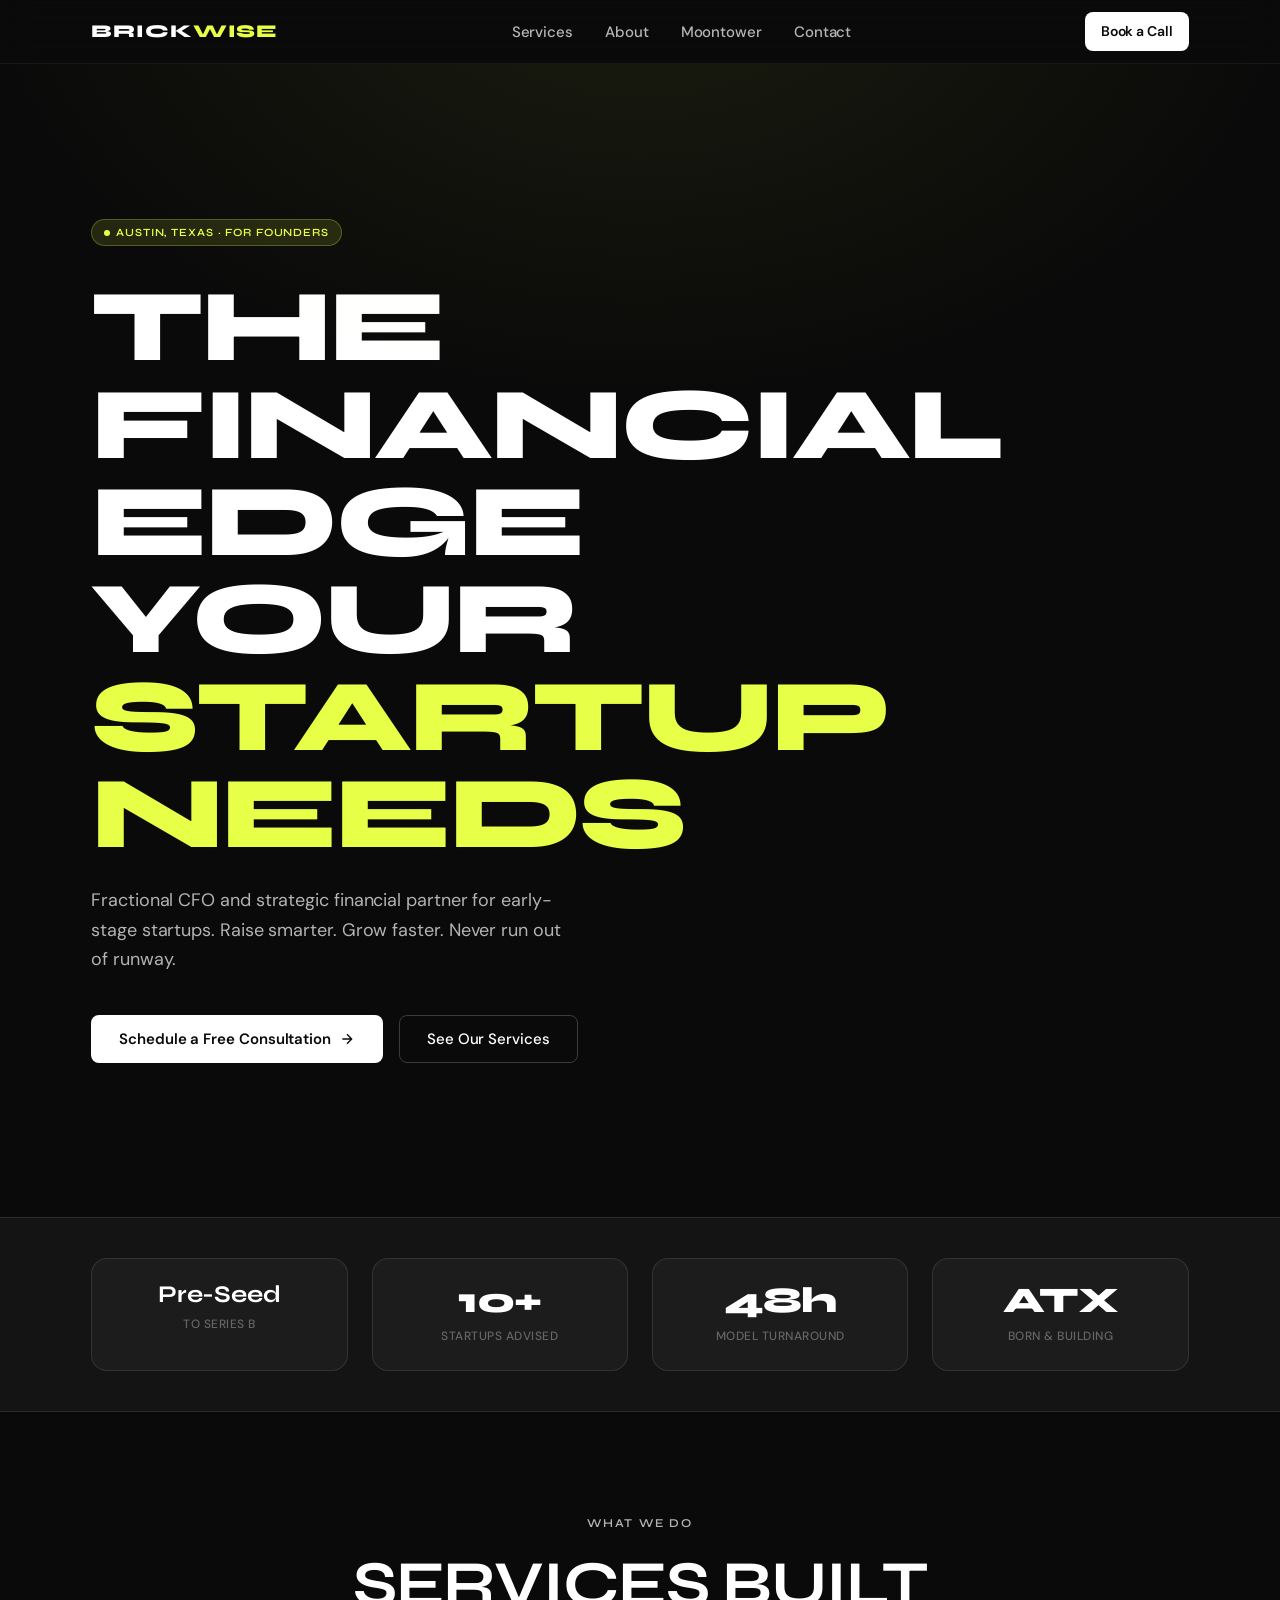
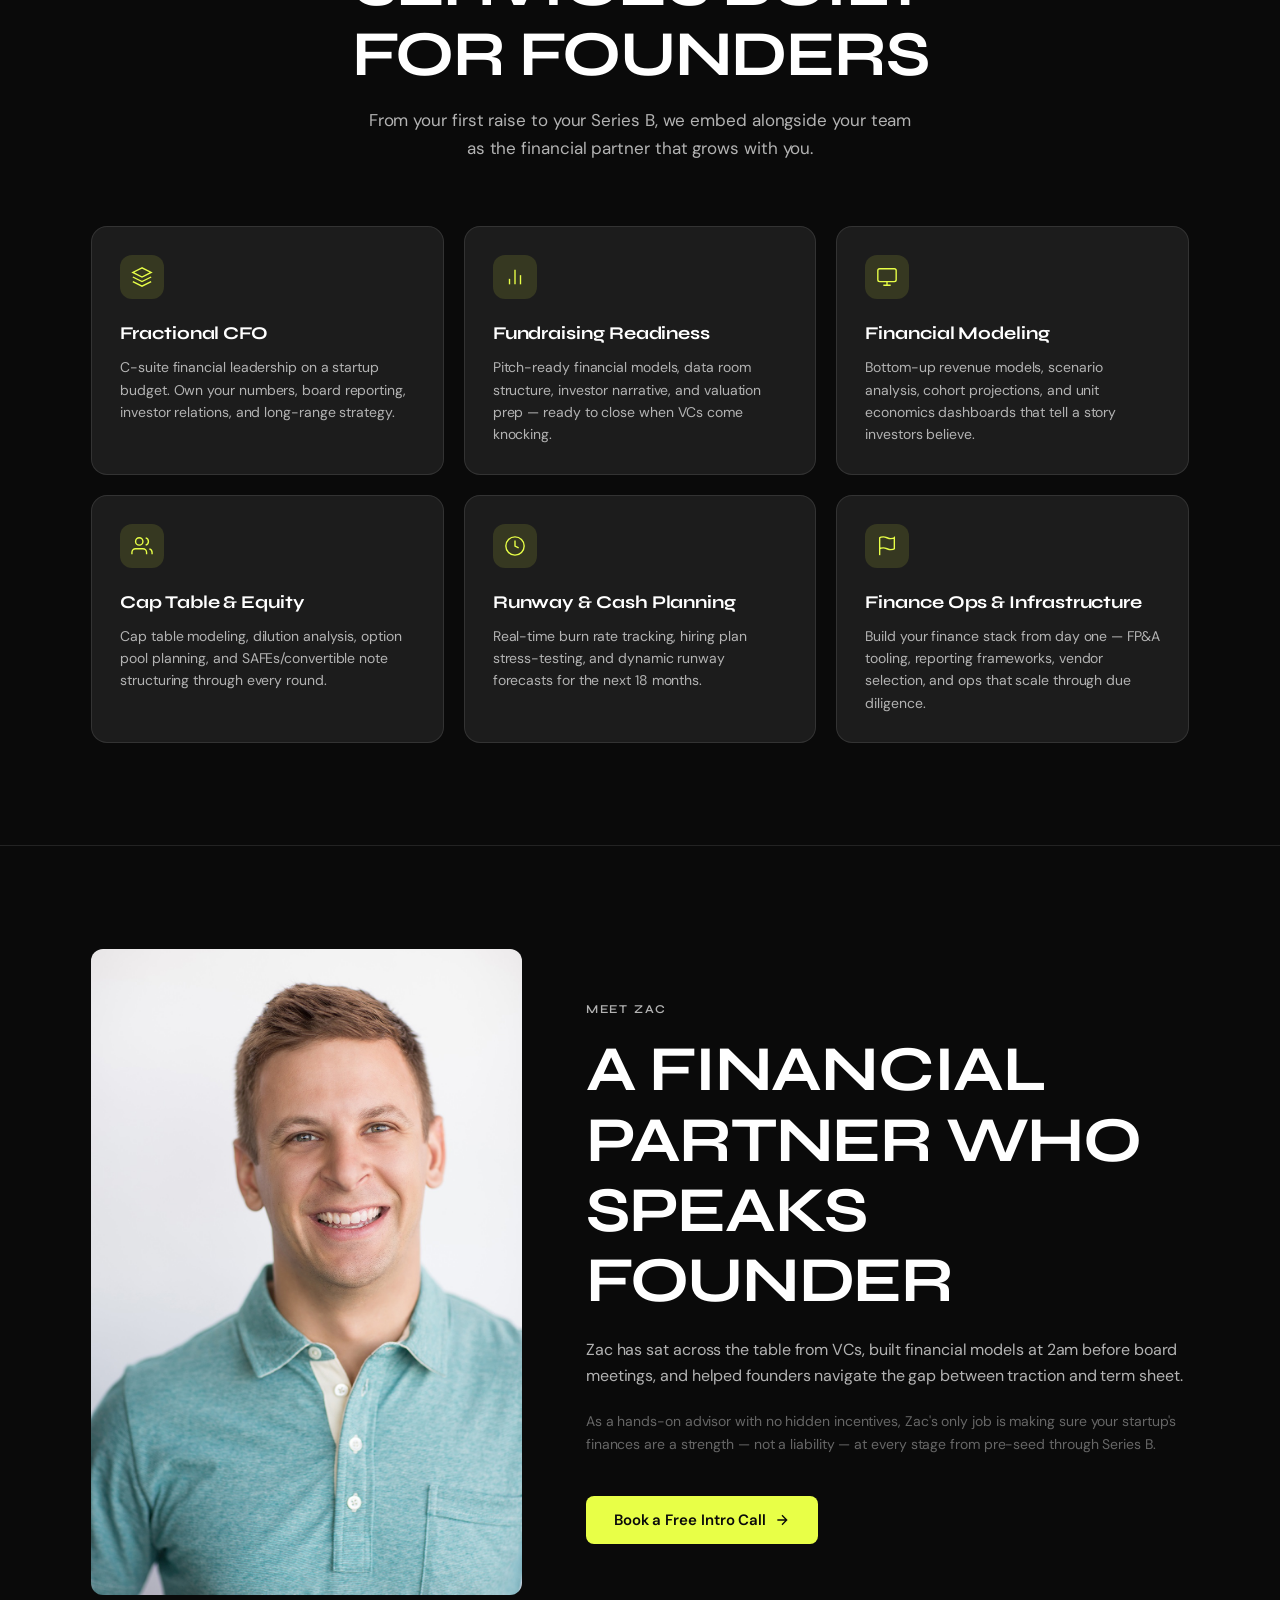
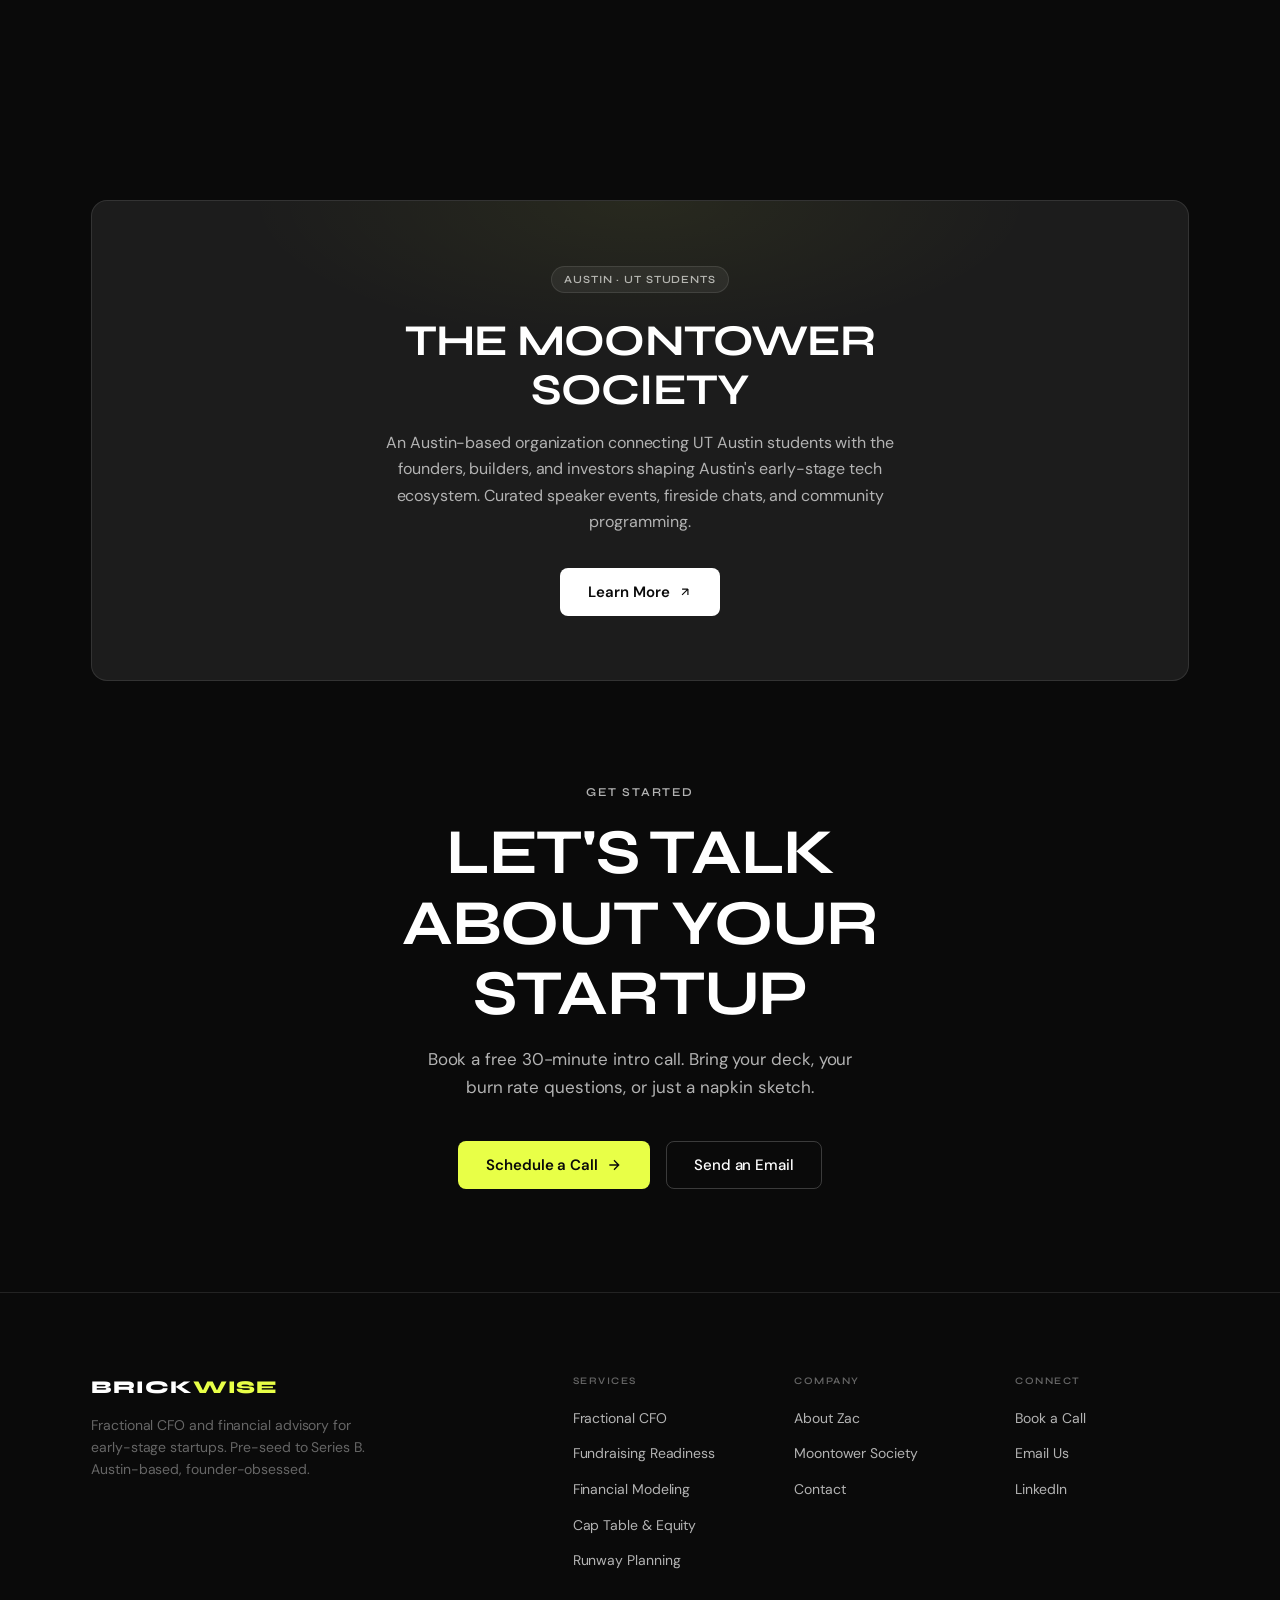
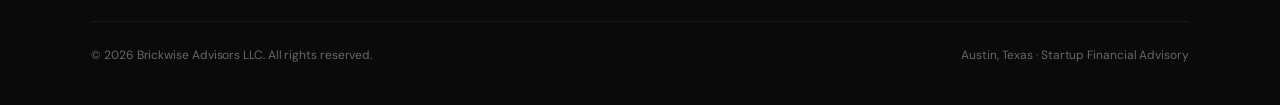
<file: index-v5-framer.html>
<!DOCTYPE html>
<html lang="en">
<head>
  <meta charset="UTF-8">
  <meta name="viewport" content="width=device-width, initial-scale=1.0">
  <title>Brickwise Advisors — Startup Financial Advisory</title>
  <meta name="description" content="Financial strategy and fractional CFO services for early-stage startups. Fundraising prep, financial modeling, and runway planning for founders.">

  <link rel="icon" type="image/svg+xml" href="data:image/svg+xml,<svg xmlns='http://www.w3.org/2000/svg' viewBox='0 0 32 32'><rect x='3' y='22' width='7' height='5' rx='2' fill='%23E8FF47'/><rect x='12' y='22' width='7' height='5' rx='2' fill='%23E8FF47'/><rect x='21' y='22' width='7' height='5' rx='2' fill='%23E8FF47'/><rect x='7' y='15' width='7' height='5' rx='2' fill='%23fff'/><rect x='17' y='15' width='7' height='5' rx='2' fill='%23fff'/><rect x='12' y='8' width='7' height='5' rx='2' fill='%23666'/></svg>">

  <link rel="preconnect" href="https://fonts.googleapis.com">
  <link rel="preconnect" href="https://fonts.gstatic.com" crossorigin>
  <link href="https://fonts.googleapis.com/css2?family=Syne:wght@400;500;600;700;800&family=DM+Sans:opsz,wght@9..40,300;9..40,400;9..40,500;9..40,600&display=swap" rel="stylesheet">

  <style>
    *, *::before, *::after { box-sizing: border-box; margin: 0; padding: 0; }
    html { scroll-behavior: smooth; font-size: 16px; }

    :root {
      --bg: #0A0A0A;
      --bg2: #141414;
      --card: #1C1C1C;
      --fg: #FFFFFF;
      --fg2: #B3B3B3;
      --muted: #666666;
      --accent: #E8FF47;
      --border: rgba(255,255,255,0.10);
      --border-s: rgba(255,255,255,0.06);
      --font-d: 'Syne', sans-serif;
      --font-b: 'DM Sans', sans-serif;
      --r-sm: 4px;
      --r-md: 8px;
      --r-lg: 12px;
      --r-xl: 16px;
      --r-pill: 100px;
      --ease: 200ms ease;
      --ease-spring: 300ms cubic-bezier(0.34, 1.56, 0.64, 1);
    }

    body {
      font-family: var(--font-b);
      background: var(--bg);
      color: var(--fg);
      line-height: 1.6;
      letter-spacing: -0.005em;
      -webkit-font-smoothing: antialiased;
    }
    img, svg { display: block; max-width: 100%; }
    a { text-decoration: none; color: inherit; }

    .container {
      width: 100%;
      max-width: 1200px;
      margin-inline: auto;
      padding-inline: clamp(20px, 4vw, 60px);
    }

    /* ══════════ NAV ══════════ */
    .nav {
      position: sticky;
      top: 0;
      z-index: 100;
      height: 64px;
      background: rgba(10, 10, 10, 0.80);
      backdrop-filter: blur(16px);
      -webkit-backdrop-filter: blur(16px);
      border-bottom: 1px solid var(--border-s);
      display: flex;
      align-items: center;
    }
    .nav-inner {
      display: flex;
      align-items: center;
      justify-content: space-between;
      width: 100%;
    }
    .nav-brand {
      font-family: var(--font-d);
      font-size: 1.125rem;
      font-weight: 800;
      letter-spacing: 0.05em;
      text-transform: uppercase;
      color: var(--fg);
    }
    .nav-brand span { color: var(--accent); }
    .nav-links {
      display: flex;
      align-items: center;
      gap: 2rem;
      list-style: none;
    }
    .nav-link {
      font-size: 0.9375rem;
      font-weight: 500;
      color: rgba(255,255,255,0.7);
      transition: color var(--ease);
    }
    .nav-link:hover, .nav-link.active { color: var(--fg); }
    .nav-cta-btn {
      font-family: var(--font-b);
      font-size: 0.875rem;
      font-weight: 600;
      color: var(--bg);
      background: var(--fg);
      padding: 0.5rem 1rem;
      border-radius: var(--r-md);
      transition: all var(--ease);
    }
    .nav-cta-btn:hover { background: var(--accent); transform: translateY(-1px); }

    .nav-toggle {
      display: none;
      background: none;
      border: none;
      cursor: pointer;
      padding: 0.5rem;
    }
    .nav-toggle span {
      display: block;
      width: 20px;
      height: 2px;
      background: var(--fg);
      border-radius: 1px;
      transition: all var(--ease);
    }
    .nav-toggle span + span { margin-top: 5px; }
    .nav-toggle.active span:nth-child(1) { transform: rotate(45deg) translate(3.5px, 3.5px); }
    .nav-toggle.active span:nth-child(2) { opacity: 0; }
    .nav-toggle.active span:nth-child(3) { transform: rotate(-45deg) translate(3.5px, -3.5px); }

    /* ══════════ HERO ══════════ */
    .hero {
      padding: clamp(80px, 12vw, 160px) 0;
      position: relative;
      overflow: hidden;
    }
    .hero::before {
      content: '';
      position: absolute;
      top: 0; left: 0; right: 0; bottom: 0;
      background: radial-gradient(ellipse 80% 60% at 50% -10%, rgba(232,255,71,0.08) 0%, transparent 65%);
      pointer-events: none;
    }
    .hero-badge {
      display: inline-flex;
      align-items: center;
      gap: 0.375rem;
      font-family: var(--font-d);
      font-size: 0.6875rem;
      font-weight: 600;
      letter-spacing: 0.08em;
      text-transform: uppercase;
      color: var(--accent);
      background: rgba(232,255,71,0.12);
      border: 1px solid rgba(232,255,71,0.25);
      padding: 0.25rem 0.75rem;
      border-radius: var(--r-pill);
      margin-bottom: 2rem;
    }
    .hero-badge::before {
      content: '';
      width: 6px;
      height: 6px;
      border-radius: 50%;
      background: var(--accent);
    }
    .hero h1 {
      font-family: var(--font-d);
      font-size: clamp(3rem, 8vw, 7rem);
      font-weight: 800;
      line-height: 0.95;
      letter-spacing: -0.03em;
      text-transform: uppercase;
      max-width: 900px;
      margin-bottom: 1.5rem;
    }
    .hero h1 em {
      font-style: normal;
      color: var(--accent);
    }
    .hero-sub {
      font-size: 1.125rem;
      color: var(--fg2);
      line-height: 1.65;
      max-width: 480px;
      margin-bottom: 2.5rem;
    }
    .hero-actions {
      display: flex;
      align-items: center;
      gap: 1rem;
      flex-wrap: wrap;
    }

    /* Buttons */
    .btn-primary {
      font-family: var(--font-b);
      font-size: 0.9375rem;
      font-weight: 600;
      color: var(--bg);
      background: var(--fg);
      padding: 0.75rem 1.75rem;
      border-radius: var(--r-md);
      border: none;
      cursor: pointer;
      transition: all var(--ease);
      display: inline-flex;
      align-items: center;
      gap: 0.5rem;
    }
    .btn-primary:hover { background: var(--accent); transform: translateY(-1px); }

    .btn-secondary {
      font-family: var(--font-b);
      font-size: 0.9375rem;
      font-weight: 500;
      color: var(--fg);
      background: transparent;
      padding: 0.6875rem 1.6875rem;
      border-radius: var(--r-md);
      border: 1px solid rgba(255,255,255,0.20);
      cursor: pointer;
      transition: all var(--ease);
      display: inline-flex;
      align-items: center;
      gap: 0.5rem;
    }
    .btn-secondary:hover { background: rgba(255,255,255,0.06); border-color: rgba(255,255,255,0.35); }

    .btn-accent {
      font-family: var(--font-b);
      font-size: 0.9375rem;
      font-weight: 600;
      color: var(--bg);
      background: var(--accent);
      padding: 0.75rem 1.75rem;
      border-radius: var(--r-md);
      border: none;
      cursor: pointer;
      transition: all var(--ease);
      display: inline-flex;
      align-items: center;
      gap: 0.5rem;
    }
    .btn-accent:hover { filter: brightness(1.1); transform: translateY(-1px); box-shadow: 0 0 30px rgba(232,255,71,0.15); }

    /* ══════════ STATS ══════════ */
    .stats-strip {
      border-top: 1px solid var(--border);
      border-bottom: 1px solid var(--border);
      padding: 2.5rem 0;
      background: var(--bg2);
    }
    .stats-grid {
      display: grid;
      grid-template-columns: repeat(4, 1fr);
      gap: 1.5rem;
    }
    .stat-card {
      background: var(--card);
      border: 1px solid var(--border);
      border-radius: var(--r-xl);
      padding: 1.5rem;
      text-align: center;
      transition: all var(--ease);
    }
    .stat-card:hover { border-color: rgba(232,255,71,0.25); }
    .stat-value {
      font-family: var(--font-d);
      font-size: 2.25rem;
      font-weight: 800;
      color: var(--fg);
      line-height: 1;
      margin-bottom: 0.5rem;
      letter-spacing: -0.02em;
    }
    .stat-value-sm {
      font-family: var(--font-d);
      font-size: 1.5rem;
      font-weight: 700;
      color: var(--fg);
      line-height: 1;
      margin-bottom: 0.5rem;
    }
    .stat-label {
      font-size: 0.75rem;
      font-weight: 500;
      color: var(--muted);
      letter-spacing: 0.04em;
      text-transform: uppercase;
    }

    /* ══════════ SECTIONS ══════════ */
    .section {
      padding: clamp(60px, 8vw, 120px) 0;
    }
    .section-label {
      font-family: var(--font-d);
      font-size: 0.75rem;
      font-weight: 600;
      letter-spacing: 0.15em;
      text-transform: uppercase;
      color: var(--fg2);
      margin-bottom: 1rem;
    }
    .section-title {
      font-family: var(--font-d);
      font-size: clamp(2rem, 5vw, 4rem);
      font-weight: 700;
      line-height: 1.1;
      letter-spacing: -0.02em;
      text-transform: uppercase;
      margin-bottom: 1rem;
    }
    .section-sub {
      font-size: 1.0625rem;
      color: var(--fg2);
      line-height: 1.65;
      max-width: 560px;
    }
    .section-header-centered {
      text-align: center;
      max-width: 640px;
      margin-inline: auto;
      margin-bottom: clamp(40px, 5vw, 64px);
    }
    .section-header-centered .section-sub { margin-inline: auto; }

    /* ══════════ SERVICE CARDS ══════════ */
    .services-grid {
      display: grid;
      grid-template-columns: repeat(3, 1fr);
      gap: 1.25rem;
    }
    .service-card {
      background: var(--card);
      border: 1px solid var(--border);
      border-radius: var(--r-xl);
      padding: 1.75rem;
      transition: all var(--ease);
    }
    .service-card:hover {
      border-color: rgba(255,255,255,0.16);
      transform: translateY(-4px);
      box-shadow: 0 8px 40px rgba(0,0,0,0.5), 0 0 0 1px rgba(255,255,255,0.12);
    }
    .service-card-icon {
      width: 44px;
      height: 44px;
      background: rgba(232,255,71,0.12);
      border-radius: var(--r-lg);
      display: flex;
      align-items: center;
      justify-content: center;
      margin-bottom: 1.25rem;
      color: var(--accent);
    }
    .service-card h4 {
      font-family: var(--font-d);
      font-size: 1.125rem;
      font-weight: 700;
      margin-bottom: 0.5rem;
    }
    .service-card p {
      font-size: 0.875rem;
      color: var(--fg2);
      line-height: 1.6;
    }

    /* ══════════ ABOUT ══════════ */
    .about-grid {
      display: grid;
      grid-template-columns: 5fr 7fr;
      gap: 4rem;
      align-items: center;
    }
    .about-photo {
      border-radius: var(--r-lg);
      overflow: hidden;
      position: relative;
    }
    .about-photo img {
      width: 100%;
      height: 100%;
      object-fit: cover;
    }

    /* ══════════ MOONTOWER ══════════ */
    .moontower-card {
      background: var(--card);
      border: 1px solid var(--border);
      border-radius: var(--r-xl);
      padding: clamp(2.5rem, 5vw, 4rem);
      text-align: center;
      position: relative;
      overflow: hidden;
    }
    .moontower-card::before {
      content: '';
      position: absolute;
      top: 0; left: 0; right: 0; bottom: 0;
      background: radial-gradient(ellipse 60% 50% at 50% 0%, rgba(232,255,71,0.06) 0%, transparent 60%);
      pointer-events: none;
    }
    .moontower-badge {
      display: inline-flex;
      align-items: center;
      gap: 0.375rem;
      font-family: var(--font-d);
      font-size: 0.6875rem;
      font-weight: 600;
      letter-spacing: 0.08em;
      text-transform: uppercase;
      color: var(--fg2);
      background: rgba(255,255,255,0.06);
      border: 1px solid var(--border);
      padding: 0.25rem 0.75rem;
      border-radius: var(--r-pill);
      margin-bottom: 1.5rem;
    }
    .moontower-card h2 {
      font-family: var(--font-d);
      font-size: clamp(1.75rem, 3.5vw, 2.75rem);
      font-weight: 700;
      text-transform: uppercase;
      letter-spacing: -0.02em;
      line-height: 1.1;
      margin-bottom: 1rem;
    }
    .moontower-card p {
      font-size: 1rem;
      color: var(--fg2);
      line-height: 1.65;
      max-width: 520px;
      margin-inline: auto;
      margin-bottom: 2rem;
    }

    /* ══════════ CTA ══════════ */
    .cta-section {
      text-align: center;
      padding: clamp(60px, 8vw, 120px) 0;
    }

    /* ══════════ FOOTER ══════════ */
    .footer {
      border-top: 1px solid var(--border);
      padding: 5rem 0 2.5rem;
    }
    .footer-grid {
      display: grid;
      grid-template-columns: 2.5fr 1fr 1fr 1fr;
      gap: 3rem;
      margin-bottom: 3rem;
    }
    .footer-brand {
      font-family: var(--font-d);
      font-size: 1.125rem;
      font-weight: 800;
      letter-spacing: 0.05em;
      text-transform: uppercase;
      color: var(--fg);
      margin-bottom: 0.75rem;
    }
    .footer-brand span { color: var(--accent); }
    .footer-desc {
      font-size: 0.875rem;
      color: var(--muted);
      line-height: 1.6;
      max-width: 300px;
    }
    .footer-heading {
      font-family: var(--font-d);
      font-size: 0.625rem;
      font-weight: 600;
      letter-spacing: 0.15em;
      text-transform: uppercase;
      color: var(--muted);
      margin-bottom: 1rem;
    }
    .footer-links {
      list-style: none;
      display: flex;
      flex-direction: column;
      gap: 0.625rem;
    }
    .footer-link {
      font-size: 0.875rem;
      color: var(--fg2);
      transition: color var(--ease);
    }
    .footer-link:hover { color: var(--fg); }
    .footer-bottom {
      border-top: 1px solid var(--border-s);
      padding-top: 1.5rem;
      display: flex;
      align-items: center;
      justify-content: space-between;
      font-size: 0.75rem;
      color: var(--muted);
    }

    /* ══════════ REVEAL ══════════ */
    .reveal {
      opacity: 0;
      transform: translateY(24px);
      transition: opacity 0.6s cubic-bezier(0.22, 1, 0.36, 1), transform 0.6s cubic-bezier(0.22, 1, 0.36, 1);
    }
    .reveal.visible { opacity: 1; transform: translateY(0); }
    .reveal-d1 { transition-delay: 0.08s; }
    .reveal-d2 { transition-delay: 0.16s; }
    .reveal-d3 { transition-delay: 0.24s; }

    /* ══════════ RESPONSIVE ══════════ */
    @media (max-width: 1024px) {
      .services-grid { grid-template-columns: repeat(2, 1fr); }
      .footer-grid { grid-template-columns: 1fr 1fr; }
    }
    @media (max-width: 768px) {
      .nav-toggle { display: flex; flex-direction: column; }
      .nav-links {
        display: flex;
        flex-direction: column;
        position: fixed;
        top: 64px;
        left: 0; right: 0; bottom: 0;
        background: var(--bg);
        padding: 2rem 1.5rem;
        gap: 1.25rem;
        z-index: 200;
        border-top: 1px solid var(--border);
        opacity: 0;
        pointer-events: none;
        transition: opacity 0.3s;
      }
      .nav-links.open { opacity: 1; pointer-events: auto; }

      .stats-grid { grid-template-columns: repeat(2, 1fr); }
      .services-grid { grid-template-columns: 1fr; }
      .about-grid { grid-template-columns: 1fr; }
      .about-photo { max-width: 360px; margin-inline: auto; }
      .footer-grid { grid-template-columns: 1fr; gap: 2rem; }
      .footer-bottom { flex-direction: column; gap: 0.75rem; text-align: center; }
    }
  </style>
</head>
<body>

  <!-- NAV -->
  <header>
    <nav class="nav" id="nav">
      <div class="container nav-inner">
        <a href="/" class="nav-brand">Brick<span>wise</span></a>

        <ul class="nav-links" id="navLinks">
          <li><a href="#services"  class="nav-link">Services</a></li>
          <li><a href="#about"     class="nav-link">About</a></li>
          <li><a href="#moontower" class="nav-link">Moontower</a></li>
          <li><a href="#contact"   class="nav-link">Contact</a></li>
        </ul>

        <div style="display:flex;align-items:center;gap:0.75rem;">
          <a href="https://calendly.com/brickwiseadvisors" target="_blank" rel="noopener"
             class="nav-cta-btn">Book a Call</a>
          <button class="nav-toggle" id="navToggle" aria-label="Toggle menu" aria-expanded="false">
            <span></span><span></span><span></span>
          </button>
        </div>
      </div>
    </nav>
  </header>

  <main>

    <!-- HERO -->
    <section class="hero">
      <div class="container">
        <div class="hero-badge">Austin, Texas · For Founders</div>
        <h1>The financial<br>edge your<br><em>startup needs</em></h1>
        <p class="hero-sub">
          Fractional CFO and strategic financial partner for early-stage startups.
          Raise smarter. Grow faster. Never run out of runway.
        </p>
        <div class="hero-actions">
          <a href="https://calendly.com/brickwiseadvisors" target="_blank" rel="noopener" class="btn-primary">
            Schedule a Free Consultation
            <svg width="16" height="16" viewBox="0 0 24 24" fill="none" stroke="currentColor" stroke-width="2"><path d="M5 12h14M12 5l7 7-7 7"/></svg>
          </a>
          <a href="#services" class="btn-secondary">See Our Services</a>
        </div>
      </div>
    </section>

    <!-- STATS -->
    <section class="stats-strip">
      <div class="container">
        <div class="stats-grid">
          <div class="stat-card reveal">
            <div class="stat-value-sm">Pre-Seed</div>
            <div class="stat-label">to Series B</div>
          </div>
          <div class="stat-card reveal reveal-d1">
            <div class="stat-value">10+</div>
            <div class="stat-label">Startups Advised</div>
          </div>
          <div class="stat-card reveal reveal-d2">
            <div class="stat-value">48h</div>
            <div class="stat-label">Model Turnaround</div>
          </div>
          <div class="stat-card reveal reveal-d3">
            <div class="stat-value">ATX</div>
            <div class="stat-label">Born & Building</div>
          </div>
        </div>
      </div>
    </section>

    <!-- SERVICES -->
    <section id="services" class="section">
      <div class="container">
        <div class="section-header-centered reveal">
          <div class="section-label">What We Do</div>
          <div class="section-title">Services built<br>for founders</div>
          <p class="section-sub">From your first raise to your Series B, we embed alongside
            your team as the financial partner that grows with you.</p>
        </div>

        <div class="services-grid">
          <div class="service-card reveal">
            <div class="service-card-icon">
              <svg width="22" height="22" viewBox="0 0 24 24" fill="none" stroke="currentColor" stroke-width="1.5"><path d="M12 2L2 7l10 5 10-5-10-5z"/><path d="M2 17l10 5 10-5"/><path d="M2 12l10 5 10-5"/></svg>
            </div>
            <h4>Fractional CFO</h4>
            <p>C-suite financial leadership on a startup budget. Own your numbers,
              board reporting, investor relations, and long-range strategy.</p>
          </div>

          <div class="service-card reveal reveal-d1">
            <div class="service-card-icon">
              <svg width="22" height="22" viewBox="0 0 24 24" fill="none" stroke="currentColor" stroke-width="1.5"><line x1="18" y1="20" x2="18" y2="10"/><line x1="12" y1="20" x2="12" y2="4"/><line x1="6" y1="20" x2="6" y2="14"/></svg>
            </div>
            <h4>Fundraising Readiness</h4>
            <p>Pitch-ready financial models, data room structure, investor narrative,
              and valuation prep — ready to close when VCs come knocking.</p>
          </div>

          <div class="service-card reveal reveal-d2">
            <div class="service-card-icon">
              <svg width="22" height="22" viewBox="0 0 24 24" fill="none" stroke="currentColor" stroke-width="1.5"><rect x="2" y="3" width="20" height="14" rx="2"/><path d="M8 21h8M12 17v4"/></svg>
            </div>
            <h4>Financial Modeling</h4>
            <p>Bottom-up revenue models, scenario analysis, cohort projections,
              and unit economics dashboards that tell a story investors believe.</p>
          </div>

          <div class="service-card reveal">
            <div class="service-card-icon">
              <svg width="22" height="22" viewBox="0 0 24 24" fill="none" stroke="currentColor" stroke-width="1.5"><path d="M17 21v-2a4 4 0 00-4-4H5a4 4 0 00-4 4v2"/><circle cx="9" cy="7" r="4"/><path d="M23 21v-2a4 4 0 00-3-3.87"/><path d="M16 3.13a4 4 0 010 7.75"/></svg>
            </div>
            <h4>Cap Table & Equity</h4>
            <p>Cap table modeling, dilution analysis, option pool planning,
              and SAFEs/convertible note structuring through every round.</p>
          </div>

          <div class="service-card reveal reveal-d1">
            <div class="service-card-icon">
              <svg width="22" height="22" viewBox="0 0 24 24" fill="none" stroke="currentColor" stroke-width="1.5"><circle cx="12" cy="12" r="10"/><polyline points="12 6 12 12 16 14"/></svg>
            </div>
            <h4>Runway & Cash Planning</h4>
            <p>Real-time burn rate tracking, hiring plan stress-testing, and
              dynamic runway forecasts for the next 18 months.</p>
          </div>

          <div class="service-card reveal reveal-d2">
            <div class="service-card-icon">
              <svg width="22" height="22" viewBox="0 0 24 24" fill="none" stroke="currentColor" stroke-width="1.5"><path d="M4 15s1-1 4-1 5 2 8 2 4-1 4-1V3s-1 1-4 1-5-2-8-2-4 1-4 1z"/><line x1="4" y1="22" x2="4" y2="15"/></svg>
            </div>
            <h4>Finance Ops & Infrastructure</h4>
            <p>Build your finance stack from day one — FP&A tooling, reporting
              frameworks, vendor selection, and ops that scale through due diligence.</p>
          </div>
        </div>
      </div>
    </section>

    <!-- ABOUT -->
    <section id="about" class="section" style="border-top:1px solid var(--border);">
      <div class="container">
        <div class="about-grid">
          <div class="about-photo reveal">
            <img src="Zac_staff_photo_gift.jpg" alt="Zac, Founder — Brickwise Advisors">
          </div>

          <div class="reveal reveal-d1">
            <div class="section-label">Meet Zac</div>
            <div class="section-title" style="margin-bottom:1.25rem;">A financial<br>partner who<br>speaks founder</div>
            <p style="font-size:1rem;color:var(--fg2);line-height:1.65;margin-bottom:1.25rem;">
              Zac has sat across the table from VCs, built financial models at 2am before
              board meetings, and helped founders navigate the gap between traction and
              term sheet.
            </p>
            <p style="font-size:0.875rem;color:var(--muted);line-height:1.65;margin-bottom:2.5rem;">
              As a hands-on advisor with no hidden incentives,
              Zac's only job is making sure your startup's finances are a strength —
              not a liability — at every stage from pre-seed through Series B.
            </p>
            <a href="https://calendly.com/brickwiseadvisors" target="_blank" rel="noopener" class="btn-accent">
              Book a Free Intro Call
              <svg width="16" height="16" viewBox="0 0 24 24" fill="none" stroke="currentColor" stroke-width="2"><path d="M5 12h14M12 5l7 7-7 7"/></svg>
            </a>
          </div>
        </div>
      </div>
    </section>

    <!-- MOONTOWER -->
    <section id="moontower" class="section" style="padding-bottom:0;">
      <div class="container">
        <div class="moontower-card reveal">
          <div class="moontower-badge">Austin · UT Students</div>
          <h2>The Moontower<br>Society</h2>
          <p>
            An Austin-based organization connecting UT Austin students with the founders,
            builders, and investors shaping Austin's early-stage tech ecosystem. Curated
            speaker events, fireside chats, and community programming.
          </p>
          <a href="https://moontowersociety.com" target="_blank" rel="noopener" class="btn-primary">
            Learn More
            <svg width="14" height="14" viewBox="0 0 24 24" fill="none" stroke="currentColor" stroke-width="2"><path d="M7 17L17 7M17 7H7M17 7v10"/></svg>
          </a>
        </div>
      </div>
    </section>

    <!-- CTA -->
    <section id="contact" class="cta-section">
      <div class="container reveal">
        <div class="section-label">Get Started</div>
        <div class="section-title" style="max-width:560px;margin-inline:auto;margin-bottom:1rem;">
          Let's talk about your startup
        </div>
        <p class="section-sub" style="max-width:460px;margin-inline:auto;margin-bottom:2.5rem;text-align:center;">
          Book a free 30-minute intro call. Bring your deck, your burn rate questions,
          or just a napkin sketch.
        </p>
        <div style="display:flex;justify-content:center;gap:1rem;flex-wrap:wrap;">
          <a href="https://calendly.com/brickwiseadvisors" target="_blank" rel="noopener" class="btn-accent">
            Schedule a Call
            <svg width="16" height="16" viewBox="0 0 24 24" fill="none" stroke="currentColor" stroke-width="2"><path d="M5 12h14M12 5l7 7-7 7"/></svg>
          </a>
          <a href="mailto:zac@brickwiseadvisors.com" class="btn-secondary">Send an Email</a>
        </div>
      </div>
    </section>

  </main>

  <!-- FOOTER -->
  <footer class="footer">
    <div class="container">
      <div class="footer-grid">
        <div>
          <div class="footer-brand">Brick<span>wise</span></div>
          <p class="footer-desc">
            Fractional CFO and financial advisory for early-stage startups.
            Pre-seed to Series B. Austin-based, founder-obsessed.
          </p>
        </div>
        <div>
          <div class="footer-heading">Services</div>
          <ul class="footer-links">
            <li><a href="#services" class="footer-link">Fractional CFO</a></li>
            <li><a href="#services" class="footer-link">Fundraising Readiness</a></li>
            <li><a href="#services" class="footer-link">Financial Modeling</a></li>
            <li><a href="#services" class="footer-link">Cap Table & Equity</a></li>
            <li><a href="#services" class="footer-link">Runway Planning</a></li>
          </ul>
        </div>
        <div>
          <div class="footer-heading">Company</div>
          <ul class="footer-links">
            <li><a href="#about"     class="footer-link">About Zac</a></li>
            <li><a href="#moontower" class="footer-link">Moontower Society</a></li>
            <li><a href="#contact"   class="footer-link">Contact</a></li>
          </ul>
        </div>
        <div>
          <div class="footer-heading">Connect</div>
          <ul class="footer-links">
            <li><a href="https://calendly.com/brickwiseadvisors" class="footer-link" target="_blank" rel="noopener">Book a Call</a></li>
            <li><a href="mailto:zac@brickwiseadvisors.com" class="footer-link">Email Us</a></li>
            <li><a href="https://linkedin.com" class="footer-link" target="_blank" rel="noopener">LinkedIn</a></li>
          </ul>
        </div>
      </div>
      <div class="footer-bottom">
        <span>&copy; 2026 Brickwise Advisors LLC. All rights reserved.</span>
        <span>Austin, Texas &middot; Startup Financial Advisory</span>
      </div>
    </div>
  </footer>

  <script>
    const toggle = document.getElementById('navToggle');
    const navLinks = document.getElementById('navLinks');
    toggle.addEventListener('click', () => {
      const open = navLinks.classList.toggle('open');
      toggle.classList.toggle('active', open);
      toggle.setAttribute('aria-expanded', open);
    });
    navLinks.querySelectorAll('.nav-link').forEach(link => {
      link.addEventListener('click', () => {
        navLinks.classList.remove('open');
        toggle.classList.remove('active');
        toggle.setAttribute('aria-expanded', 'false');
      });
    });

    const observer = new IntersectionObserver((entries) => {
      entries.forEach(entry => {
        if (entry.isIntersecting) {
          entry.target.classList.add('visible');
          observer.unobserve(entry.target);
        }
      });
    }, { threshold: 0.1, rootMargin: '0px 0px -60px 0px' });
    document.querySelectorAll('.reveal').forEach(el => observer.observe(el));

    const sections = document.querySelectorAll('section[id]');
    window.addEventListener('scroll', () => {
      const scrollY = window.scrollY + 100;
      sections.forEach(section => {
        const top = section.offsetTop;
        const height = section.offsetHeight;
        const id = section.getAttribute('id');
        const link = document.querySelector(`.nav-link[href="#${id}"]`);
        if (link) link.classList.toggle('active', scrollY >= top && scrollY < top + height);
      });
    }, { passive: true });
  </script>

</body>
</html>
</file>
<file: design-tokens.css>
/* ════════════════════════════════════════════════════════════════
   BRICKWISE ADVISORS — DESIGN TOKENS
   Based on: Contentsquare 2024 Rebrand (Saffron Brand Consultants)
   Primary:  Aubergine #350B48  |  Accent: Light Carmine Pink #F24B3A
   Fonts:    DM Sans (display) + Inter (body) + JetBrains Mono
   ════════════════════════════════════════════════════════════════ */

/* ── GOOGLE FONTS IMPORT ──
   Add this <link> in your HTML <head>:
   <link rel="preconnect" href="https://fonts.googleapis.com">
   <link rel="preconnect" href="https://fonts.gstatic.com" crossorigin>
   <link href="https://fonts.googleapis.com/css2?family=DM+Sans:ital,opsz,wght@0,9..40,300..700;1,9..40,300..700&family=Inter:wght@300;400;500;600&family=JetBrains+Mono:wght@400;500&display=swap" rel="stylesheet">
*/

:root {

  /* ══════════════════════════════════════
     BRAND COLORS
     ══════════════════════════════════════ */

  /* Aubergine scale */
  --color-aubergine-50:  #F5EFF8;
  --color-aubergine-100: #E9D8F0;
  --color-aubergine-200: #D2B0E0;
  --color-aubergine-300: #B080C8;
  --color-aubergine-400: #8750A8;
  --color-aubergine-500: #622880;
  --color-aubergine-600: #4A1060;
  --color-aubergine-700: #350B48;  /* PRIMARY */
  --color-aubergine-800: #240630;
  --color-aubergine-900: #160320;

  /* Carmine (CTA) scale */
  --color-carmine-50:  #FFF0EE;
  --color-carmine-100: #FFD8D2;
  --color-carmine-200: #FFB0A5;
  --color-carmine-300: #FF8877;
  --color-carmine-400: #FF6655;
  --color-carmine-500: #F24B3A;   /* ACCENT / CTA */
  --color-carmine-600: #D93828;
  --color-carmine-700: #B52A1C;
  --color-carmine-800: #8C1E13;
  --color-carmine-900: #63150D;

  /* Coral highlights (on dark bg) */
  --color-coral:       #FF7A6E;
  --color-coral-light: #FFAD9E;
  --color-coral-dark:  #E55E52;

  /* ══════════════════════════════════════
     NEUTRAL PALETTE (warm-tinted)
     ══════════════════════════════════════ */
  --color-white:         #FFFFFF;
  --color-neutral-50:    #FAF8F6;
  --color-neutral-100:   #F2EDE8;
  --color-neutral-200:   #E4DDD5;
  --color-neutral-300:   #C8BFB5;
  --color-neutral-400:   #9E9390;
  --color-neutral-500:   #736B68;
  --color-neutral-600:   #504945;
  --color-neutral-700:   #332E2B;
  --color-neutral-800:   #1E1A18;
  --color-neutral-900:   #0E0C0B;

  /* ══════════════════════════════════════
     SEMANTIC COLORS
     ══════════════════════════════════════ */
  --color-success-bg:     #D1FAE5;
  --color-success-text:   #065F46;
  --color-warning-bg:     #FEF9C3;
  --color-warning-text:   #854D0E;
  --color-error-bg:       #FEE2E2;
  --color-error-text:     #991B1B;
  --color-info-bg:        #DBEAFE;
  --color-info-text:      #1E40AF;

  /* ══════════════════════════════════════
     SURFACE ALIASES
     ══════════════════════════════════════ */
  --surface-dark-primary:   #350B48;
  --surface-dark-secondary: #240630;
  --surface-dark-elevated:  #4A1060;
  --surface-light-primary:  #FFFFFF;
  --surface-light-secondary:#FAF8F6;

  /* ══════════════════════════════════════
     TEXT ROLE ALIASES
     ══════════════════════════════════════ */
  --text-on-dark-primary:   #FFFFFF;
  --text-on-dark-secondary: #DFCCE8;
  --text-on-dark-muted:     #9E7DB5;
  --text-on-dark-accent:    #FF7A6E;
  --text-on-light-primary:  #1E1A18;
  --text-on-light-secondary:#504945;
  --text-on-light-muted:    #9E9390;
  --text-on-light-accent:   #350B48;

  /* ══════════════════════════════════════
     GRADIENTS
     ══════════════════════════════════════ */
  --gradient-hero-primary:  linear-gradient(135deg, #350B48 0%, #240630 60%, #1A0422 100%);
  --gradient-card-warm:     linear-gradient(135deg, #4A1060 0%, #350B48 100%);
  --gradient-accent-coral:  linear-gradient(90deg, #F24B3A 0%, #FF7A6E 100%);
  --gradient-section-light: linear-gradient(180deg, #FFFFFF 0%, #FAF8F6 100%);
  --gradient-mesh-hero:
    radial-gradient(ellipse 80% 60% at 70% 30%, rgba(242,75,58,0.18) 0%, transparent 70%),
    linear-gradient(135deg, #350B48 0%, #240630 100%);
  --gradient-mesh-subtle:
    radial-gradient(ellipse 60% 40% at 80% 20%, rgba(242,75,58,0.08) 0%, transparent 60%),
    radial-gradient(ellipse 40% 60% at 20% 80%, rgba(53,11,72,0.06) 0%, transparent 60%),
    linear-gradient(180deg, #FFFFFF 0%, #FAF8F6 100%);

  /* ══════════════════════════════════════
     TYPOGRAPHY
     ══════════════════════════════════════ */
  --font-display: 'DM Sans', sans-serif;   /* Proxy for New Edge Rounded */
  --font-body:    'Inter', system-ui, sans-serif;
  --font-mono:    'JetBrains Mono', 'Courier New', monospace;

  /* Type scale */
  --text-xs:   0.75rem;     /*  12px */
  --text-sm:   0.875rem;    /*  14px */
  --text-base: 1rem;        /*  16px */
  --text-lg:   1.125rem;    /*  18px */
  --text-xl:   1.25rem;     /*  20px */
  --text-2xl:  1.5rem;      /*  24px */
  --text-3xl:  1.875rem;    /*  30px */
  --text-4xl:  2.25rem;     /*  36px */
  --text-5xl:  3rem;        /*  48px */
  --text-6xl:  3.75rem;     /*  60px */
  --text-7xl:  4.5rem;      /*  72px */

  /* Responsive heading sizes (clamp) */
  --heading-h1: clamp(2.5rem, 5vw, 4.5rem);
  --heading-h2: clamp(1.875rem, 3.5vw, 3rem);
  --heading-h3: clamp(1.25rem, 2.5vw, 1.875rem);
  --heading-h4: clamp(1.125rem, 2vw, 1.5rem);

  /* Line heights */
  --leading-tight:  1.15;
  --leading-snug:   1.3;
  --leading-normal: 1.6;
  --leading-loose:  1.75;

  /* Letter spacing */
  --tracking-tight: -0.04em;
  --tracking-snug:  -0.02em;
  --tracking-normal: 0em;
  --tracking-wide:   0.06em;
  --tracking-wider:  0.1em;
  --tracking-widest: 0.14em;

  /* ══════════════════════════════════════
     SPACING (4px base unit)
     ══════════════════════════════════════ */
  --space-0:  0;
  --space-1:  0.25rem;   /*  4px */
  --space-2:  0.5rem;    /*  8px */
  --space-3:  0.75rem;   /* 12px */
  --space-4:  1rem;      /* 16px */
  --space-5:  1.25rem;   /* 20px */
  --space-6:  1.5rem;    /* 24px */
  --space-8:  2rem;      /* 32px */
  --space-10: 2.5rem;    /* 40px */
  --space-12: 3rem;      /* 48px */
  --space-16: 4rem;      /* 64px */
  --space-20: 5rem;      /* 80px */
  --space-24: 6rem;      /* 96px */
  --space-32: 8rem;      /* 128px */
  --space-40: 10rem;     /* 160px */

  /* Section padding */
  --section-padding-sm: 4rem;
  --section-padding-md: 6rem;
  --section-padding-lg: 8rem;
  --section-padding-xl: 10rem;

  /* ══════════════════════════════════════
     BORDER RADIUS
     ══════════════════════════════════════ */
  --radius-sm:   4px;
  --radius-md:   8px;
  --radius-lg:   12px;
  --radius-xl:   16px;
  --radius-2xl:  24px;
  --radius-3xl:  32px;
  --radius-full: 9999px;

  /* ══════════════════════════════════════
     BORDERS
     ══════════════════════════════════════ */
  --border-default: rgba(53,11,72,0.12);
  --border-subtle:  rgba(53,11,72,0.06);
  --border-strong:  rgba(53,11,72,0.24);
  --border-on-dark: rgba(255,255,255,0.15);
  --border-focus:   #F24B3A;

  /* ══════════════════════════════════════
     SHADOWS (aubergine-tinted)
     ══════════════════════════════════════ */
  --shadow-xs:    0 1px 3px rgba(53,11,72,0.06);
  --shadow-sm:    0 2px 8px rgba(53,11,72,0.08);
  --shadow-md:    0 4px 24px rgba(53,11,72,0.12), 0 2px 8px rgba(53,11,72,0.08);
  --shadow-lg:    0 8px 40px rgba(53,11,72,0.16), 0 4px 16px rgba(53,11,72,0.10);
  --shadow-xl:    0 16px 64px rgba(53,11,72,0.20), 0 8px 32px rgba(53,11,72,0.12);
  --shadow-2xl:   0 24px 80px rgba(53,11,72,0.25);
  --shadow-inner: inset 0 2px 8px rgba(53,11,72,0.08);
  --shadow-glow:  0 0 40px rgba(242,75,58,0.30);

  /* ══════════════════════════════════════
     MOTION
     ══════════════════════════════════════ */
  --duration-fast:    120ms;
  --duration-base:    200ms;
  --duration-slow:    350ms;
  --duration-slower:  500ms;
  --ease-default:     cubic-bezier(0.4, 0, 0.2, 1);
  --ease-spring:      cubic-bezier(0.175, 0.885, 0.32, 1.275);
  --ease-smooth-out:  cubic-bezier(0.22, 1, 0.36, 1);

  /* ══════════════════════════════════════
     LAYOUT
     ══════════════════════════════════════ */
  --nav-height:       72px;
  --container-sm:     640px;
  --container-md:     768px;
  --container-lg:     1024px;
  --container-xl:     1280px;
  --container-2xl:    1440px;
  --container-prose:  68ch;

  /* Grid */
  --grid-cols-mobile: 4;
  --grid-cols-tablet: 8;
  --grid-cols-desktop: 12;
  --grid-gutter:      1.5rem;

  /* Z-index scale */
  --z-below:    -1;
  --z-base:      0;
  --z-raised:   10;
  --z-dropdown: 100;
  --z-sticky:   200;
  --z-overlay:  300;
  --z-modal:    400;
  --z-toast:    500;
}
</file>
<file: components.css>
/* ════════════════════════════════════════════════════════════════
   BRICKWISE ADVISORS — COMPONENT LIBRARY
   Import after: design-tokens.css
   ════════════════════════════════════════════════════════════════ */

/* ── RESETS ── */
*, *::before, *::after { box-sizing: border-box; margin: 0; padding: 0; }
html { scroll-behavior: smooth; font-size: 16px; }
body {
  font-family: var(--font-body);
  color: var(--text-on-light-primary);
  background: var(--color-neutral-50);
  line-height: 1.6;
  -webkit-font-smoothing: antialiased;
}
img, svg { display: block; max-width: 100%; }
a { text-decoration: none; color: inherit; }

/* ══════════════════════════════════════
   LAYOUT
   ══════════════════════════════════════ */
.container {
  width: 100%;
  max-width: var(--container-xl);
  margin-inline: auto;
  padding-inline: 2.5rem;
}
.container-md  { max-width: var(--container-md); }
.container-lg  { max-width: var(--container-lg); }
.container-2xl { max-width: var(--container-2xl); }

.section {
  padding-block: var(--section-padding-md);
}
.section-sm { padding-block: var(--section-padding-sm); }
.section-lg { padding-block: var(--section-padding-lg); }
.section-xl { padding-block: var(--section-padding-xl); }

.grid-2 { display: grid; grid-template-columns: repeat(2, 1fr); gap: var(--space-8); }
.grid-3 { display: grid; grid-template-columns: repeat(3, 1fr); gap: var(--space-8); }
.grid-4 { display: grid; grid-template-columns: repeat(4, 1fr); gap: var(--space-6); }
.flex-center { display: flex; align-items: center; justify-content: center; }
.flex-between { display: flex; align-items: center; justify-content: space-between; }
.flex-col { display: flex; flex-direction: column; }
.gap-2 { gap: var(--space-2); }
.gap-4 { gap: var(--space-4); }
.gap-6 { gap: var(--space-6); }
.gap-8 { gap: var(--space-8); }

/* ══════════════════════════════════════
   TYPOGRAPHY
   ══════════════════════════════════════ */
h1, h2, h3, h4, h5, h6 {
  font-family: var(--font-display);
  line-height: var(--leading-tight);
  font-weight: 700;
}
h1 {
  font-size: clamp(2.5rem, 5vw, 4.5rem);
  font-weight: 800;
  letter-spacing: var(--tracking-tight);
  line-height: 1.05;
}
h2 {
  font-size: clamp(2rem, 3.5vw, 3rem);
  letter-spacing: -0.03em;
  line-height: 1.1;
}
h3 {
  font-size: clamp(1.5rem, 2.5vw, 2rem);
  letter-spacing: -0.02em;
  line-height: 1.2;
}
h4 { font-size: 1.25rem;  letter-spacing: -0.01em; line-height: 1.4; }
h5 { font-size: 1.125rem; letter-spacing: 0;       line-height: 1.5; }

.overline {
  font-size: 0.6875rem;
  font-weight: 700;
  letter-spacing: var(--tracking-widest);
  text-transform: uppercase;
  color: var(--color-carmine-500);
}
.overline-muted {
  font-size: 0.6875rem;
  font-weight: 600;
  letter-spacing: var(--tracking-wider);
  text-transform: uppercase;
  color: var(--text-on-light-muted);
}
.lead {
  font-size: 1.125rem;
  line-height: 1.8;
  color: var(--text-on-light-secondary);
}
.lead-dark {
  font-size: 1.125rem;
  line-height: 1.8;
  color: var(--text-on-dark-secondary);
}
.mono {
  font-family: var(--font-mono);
  font-size: 0.875rem;
}

/* ══════════════════════════════════════
   NAVIGATION
   ══════════════════════════════════════ */
.nav {
  position: sticky;
  top: 0;
  z-index: var(--z-sticky);
  height: var(--nav-height);
  background: rgba(255, 255, 255, 0.92);
  backdrop-filter: blur(16px);
  -webkit-backdrop-filter: blur(16px);
  border-bottom: 1px solid var(--border-default);
  display: flex;
  align-items: center;
}
.nav-inner {
  display: flex;
  align-items: center;
  justify-content: space-between;
  width: 100%;
}
.nav-logo img, .nav-logo svg {
  height: 40px;
  width: auto;
}
.nav-links {
  display: flex;
  align-items: center;
  gap: var(--space-8);
  list-style: none;
}
.nav-link {
  font-family: var(--font-body);
  font-size: 0.9375rem;
  font-weight: 500;
  color: var(--text-on-light-secondary);
  transition: color var(--duration-base);
}
.nav-link:hover { color: var(--color-aubergine-700); }
.nav-link.active { color: var(--color-aubergine-700); font-weight: 600; }
.nav-cta { display: flex; align-items: center; gap: var(--space-3); }

/* ══════════════════════════════════════
   BUTTONS
   ══════════════════════════════════════ */
.btn {
  display: inline-flex;
  align-items: center;
  justify-content: center;
  gap: var(--space-2);
  font-family: var(--font-display);
  font-weight: 600;
  font-size: 0.9375rem;
  border-radius: var(--radius-full);
  border: none;
  cursor: pointer;
  text-decoration: none;
  white-space: nowrap;
  transition: all var(--duration-base) var(--ease-smooth-out);
  line-height: 1;
}

/* Primary — carmine */
.btn-primary {
  background: var(--color-carmine-500);
  color: #fff;
  padding: 0.75rem 1.75rem;
  box-shadow: 0 2px 8px rgba(242,75,58,0.2);
}
.btn-primary:hover {
  background: var(--color-carmine-600);
  transform: translateY(-1px);
  box-shadow: 0 8px 24px rgba(242,75,58,0.35);
}
.btn-primary:active { transform: translateY(0); }

/* Primary dark bg — white */
.btn-primary-dark {
  background: #fff;
  color: var(--color-aubergine-700);
  padding: 0.75rem 1.75rem;
  font-weight: 700;
}
.btn-primary-dark:hover {
  background: var(--color-neutral-50);
  transform: translateY(-1px);
  box-shadow: 0 8px 24px rgba(0,0,0,0.2);
}

/* Secondary — outlined */
.btn-secondary {
  background: transparent;
  color: var(--color-aubergine-700);
  padding: 0.6875rem 1.6875rem;
  border: 2px solid rgba(53,11,72,0.25);
}
.btn-secondary:hover {
  background: rgba(53,11,72,0.06);
  border-color: rgba(53,11,72,0.5);
}

/* Ghost on dark bg */
.btn-ghost-dark {
  background: transparent;
  color: #fff;
  padding: 0.6875rem 1.6875rem;
  border: 1.5px solid rgba(255,255,255,0.35);
}
.btn-ghost-dark:hover {
  background: rgba(255,255,255,0.1);
  border-color: rgba(255,255,255,0.65);
}

/* Sizes */
.btn-sm { font-size: 0.8125rem; padding: 0.5rem 1.25rem; }
.btn-lg { font-size: 1.0625rem; padding: 0.9375rem 2.5rem; }
.btn-xl { font-size: 1.125rem;  padding: 1.0625rem 2.75rem; }

/* Icon button */
.btn-icon {
  width: 44px;
  height: 44px;
  border-radius: var(--radius-full);
  padding: 0;
  background: rgba(53,11,72,0.06);
  color: var(--color-aubergine-700);
  border: none;
  cursor: pointer;
  display: inline-flex;
  align-items: center;
  justify-content: center;
  transition: all var(--duration-base);
}
.btn-icon:hover { background: rgba(53,11,72,0.12); }

/* ══════════════════════════════════════
   BADGES / TAGS
   ══════════════════════════════════════ */
.badge {
  display: inline-flex;
  align-items: center;
  gap: 0.375rem;
  font-family: var(--font-body);
  font-size: 0.6875rem;
  font-weight: 600;
  letter-spacing: 0.08em;
  text-transform: uppercase;
  padding: 0.25rem 0.75rem;
  border-radius: var(--radius-full);
}
.badge-default  { background: rgba(53,11,72,0.08);  color: var(--color-aubergine-700); }
.badge-accent   { background: rgba(242,75,58,0.12); color: var(--color-carmine-700); }
.badge-success  { background: var(--color-success-bg); color: var(--color-success-text); }
.badge-warning  { background: var(--color-warning-bg); color: var(--color-warning-text); }
.badge-on-dark  { background: rgba(255,255,255,0.15); color: #fff; }
.badge-dot {
  width: 6px;
  height: 6px;
  border-radius: 50%;
  background: currentColor;
  flex-shrink: 0;
}

/* ══════════════════════════════════════
   CARDS
   ══════════════════════════════════════ */
.card {
  border-radius: var(--radius-xl);
  padding: var(--space-8);
  transition:
    transform var(--duration-base) var(--ease-smooth-out),
    box-shadow var(--duration-base);
}
.card-default {
  background: var(--color-white);
  border: 1px solid var(--border-default);
  box-shadow: var(--shadow-md);
}
.card-default:hover {
  transform: translateY(-3px);
  box-shadow: var(--shadow-lg);
}
.card-dark {
  background: var(--surface-dark-elevated);
  border: 1px solid var(--border-on-dark);
  color: #fff;
}
.card-warm {
  background: var(--color-neutral-50);
  border: 1px solid var(--border-subtle);
}
.card-featured {
  background: var(--gradient-card-warm);
  border: 1px solid rgba(255,255,255,0.12);
  color: #fff;
}

/* Service/feature card */
.card-service {
  background: var(--color-white);
  border: 1px solid var(--border-default);
  border-radius: var(--radius-xl);
  padding: var(--space-8);
  box-shadow: var(--shadow-sm);
  transition: all var(--duration-base) var(--ease-smooth-out);
}
.card-service:hover {
  transform: translateY(-4px);
  box-shadow: var(--shadow-lg);
  border-color: rgba(242,75,58,0.2);
}
.card-service-icon {
  width: 48px;
  height: 48px;
  background: rgba(242,75,58,0.1);
  border-radius: var(--radius-lg);
  display: flex;
  align-items: center;
  justify-content: center;
  margin-bottom: var(--space-5);
  color: var(--color-carmine-500);
}

/* Stat card */
.card-stat {
  background: rgba(255,255,255,0.08);
  border: 1px solid rgba(255,255,255,0.12);
  border-radius: var(--radius-xl);
  padding: var(--space-8);
  text-align: center;
}
.card-stat-value {
  font-family: var(--font-display);
  font-size: var(--text-5xl);
  font-weight: 800;
  letter-spacing: var(--tracking-tight);
  background: var(--gradient-accent-coral);
  -webkit-background-clip: text;
  -webkit-text-fill-color: transparent;
  background-clip: text;
  line-height: 1;
  margin-bottom: var(--space-2);
}
.card-stat-label {
  font-size: var(--text-sm);
  color: var(--text-on-dark-muted);
  font-weight: 500;
  letter-spacing: var(--tracking-wide);
  text-transform: uppercase;
}

/* ══════════════════════════════════════
   HERO SECTION
   ══════════════════════════════════════ */
.hero {
  min-height: 90vh;
  background: var(--gradient-mesh-hero);
  display: flex;
  align-items: center;
  position: relative;
  overflow: hidden;
  padding-block: var(--section-padding-lg);
}
.hero::before {
  content: '';
  position: absolute;
  inset: 0;
  background:
    radial-gradient(ellipse 40% 50% at 85% 60%, rgba(255,122,110,0.12) 0%, transparent 65%),
    radial-gradient(ellipse 30% 40% at 10% 30%, rgba(53,11,72,0.6) 0%, transparent 60%);
  pointer-events: none;
}
.hero-grid-overlay {
  position: absolute;
  inset: 0;
  background-image:
    linear-gradient(rgba(255,255,255,0.025) 1px, transparent 1px),
    linear-gradient(90deg, rgba(255,255,255,0.025) 1px, transparent 1px);
  background-size: 60px 60px;
  pointer-events: none;
}
.hero-content {
  position: relative;
  z-index: 1;
  max-width: 680px;
}
.hero-eyebrow {
  display: inline-flex;
  align-items: center;
  gap: var(--space-2);
  font-size: 0.6875rem;
  font-weight: 700;
  letter-spacing: var(--tracking-widest);
  text-transform: uppercase;
  color: var(--color-coral);
  margin-bottom: var(--space-6);
  padding: 0.375rem 1rem;
  background: rgba(242,75,58,0.15);
  border: 1px solid rgba(242,75,58,0.25);
  border-radius: var(--radius-full);
}
.hero h1 { color: var(--text-on-dark-primary); }
.hero h1 span { color: var(--color-coral); }
.hero .lead { color: var(--text-on-dark-secondary); margin-block: var(--space-6); }
.hero-cta {
  display: flex;
  align-items: center;
  gap: var(--space-4);
  flex-wrap: wrap;
  margin-top: var(--space-8);
}

/* ══════════════════════════════════════
   SECTION HEADERS
   ══════════════════════════════════════ */
.section-header {
  text-align: center;
  max-width: 640px;
  margin-inline: auto;
  margin-bottom: var(--space-16);
}
.section-header .overline {
  margin-bottom: var(--space-3);
}
.section-header h2 {
  margin-bottom: var(--space-4);
  color: var(--text-on-light-primary);
}
.section-header p {
  color: var(--text-on-light-secondary);
  font-size: 1.0625rem;
  line-height: 1.75;
}

/* ══════════════════════════════════════
   FORM INPUTS
   ══════════════════════════════════════ */
.form-group { display: flex; flex-direction: column; gap: var(--space-2); }
.form-label {
  font-size: var(--text-sm);
  font-weight: 600;
  color: var(--text-on-light-primary);
  letter-spacing: 0.02em;
}
.form-input {
  height: 48px;
  border-radius: var(--radius-md);
  border: 1.5px solid rgba(53,11,72,0.20);
  padding: 0 var(--space-4);
  font-size: var(--text-base);
  font-family: var(--font-body);
  color: var(--text-on-light-primary);
  background: var(--color-white);
  outline: none;
  transition:
    border-color var(--duration-base),
    box-shadow var(--duration-base);
}
.form-input:focus {
  border-color: var(--border-focus);
  box-shadow: 0 0 0 3px rgba(242,75,58,0.15);
}
.form-input::placeholder { color: var(--text-on-light-muted); }
.form-textarea {
  min-height: 120px;
  height: auto;
  padding: var(--space-3) var(--space-4);
  resize: vertical;
}

/* ══════════════════════════════════════
   DIVIDER / HR
   ══════════════════════════════════════ */
.divider {
  height: 1px;
  background: var(--border-subtle);
  border: none;
  margin-block: var(--space-8);
}
.divider-strong {
  background: var(--border-default);
}
.divider-on-dark {
  background: var(--border-on-dark);
}

/* ══════════════════════════════════════
   AVATAR / HEADSHOT
   ══════════════════════════════════════ */
.avatar {
  border-radius: var(--radius-2xl);
  overflow: hidden;
  box-shadow: var(--shadow-xl);
  position: relative;
}
.avatar::after {
  content: '';
  position: absolute;
  inset: 0;
  border-radius: inherit;
  border: 1px solid rgba(255,255,255,0.15);
  pointer-events: none;
}
.avatar img { width: 100%; height: 100%; object-fit: cover; }

/* ══════════════════════════════════════
   TRUST / LOGO STRIP
   ══════════════════════════════════════ */
.trust-strip {
  background: var(--color-white);
  border-block: 1px solid var(--border-subtle);
  padding-block: var(--space-8);
  overflow: hidden;
}
.trust-logos {
  display: flex;
  align-items: center;
  justify-content: center;
  gap: var(--space-12);
  flex-wrap: wrap;
}
.trust-logo {
  opacity: 0.45;
  filter: grayscale(1);
  transition: opacity var(--duration-base);
  height: 28px;
  width: auto;
}
.trust-logo:hover { opacity: 0.7; }

/* ══════════════════════════════════════
   TESTIMONIAL / QUOTE BLOCK
   ══════════════════════════════════════ */
.testimonial {
  background: var(--color-white);
  border-radius: var(--radius-2xl);
  padding: var(--space-10);
  box-shadow: var(--shadow-md);
  border: 1px solid var(--border-subtle);
  position: relative;
}
.testimonial::before {
  content: '\201C';
  position: absolute;
  top: -0.5rem;
  left: var(--space-8);
  font-family: var(--font-display);
  font-size: 5rem;
  font-weight: 800;
  color: var(--color-carmine-500);
  line-height: 1;
  opacity: 0.6;
}
.testimonial-body {
  font-size: 1.0625rem;
  line-height: 1.75;
  color: var(--text-on-light-primary);
  margin-bottom: var(--space-6);
  padding-top: var(--space-4);
}
.testimonial-author { display: flex; align-items: center; gap: var(--space-4); }
.testimonial-avatar {
  width: 48px;
  height: 48px;
  border-radius: var(--radius-full);
  background: var(--gradient-card-warm);
  overflow: hidden;
  flex-shrink: 0;
}
.testimonial-name {
  font-weight: 600;
  font-size: var(--text-sm);
  color: var(--text-on-light-primary);
}
.testimonial-role {
  font-size: var(--text-xs);
  color: var(--text-on-light-muted);
  margin-top: 2px;
}

/* ══════════════════════════════════════
   FOOTER
   ══════════════════════════════════════ */
.footer {
  background: var(--surface-dark-secondary);
  color: var(--text-on-dark-secondary);
  padding-top: var(--section-padding-lg);
  padding-bottom: var(--space-10);
}
.footer-grid {
  display: grid;
  grid-template-columns: 2fr 1fr 1fr 1fr;
  gap: var(--space-12);
  margin-bottom: var(--space-16);
}
.footer-brand-desc {
  font-size: var(--text-sm);
  line-height: 1.7;
  color: var(--text-on-dark-muted);
  margin-top: var(--space-5);
  max-width: 300px;
}
.footer-heading {
  font-family: var(--font-display);
  font-size: var(--text-xs);
  font-weight: 700;
  letter-spacing: var(--tracking-widest);
  text-transform: uppercase;
  color: var(--text-on-dark-muted);
  margin-bottom: var(--space-5);
}
.footer-links {
  list-style: none;
  display: flex;
  flex-direction: column;
  gap: var(--space-3);
}
.footer-link {
  font-size: var(--text-sm);
  color: var(--text-on-dark-secondary);
  transition: color var(--duration-base);
}
.footer-link:hover { color: var(--color-coral); }
.footer-bottom {
  border-top: 1px solid var(--border-on-dark);
  padding-top: var(--space-8);
  display: flex;
  align-items: center;
  justify-content: space-between;
  font-size: var(--text-xs);
  color: var(--text-on-dark-muted);
}

/* ══════════════════════════════════════
   UTILITY CLASSES
   ══════════════════════════════════════ */
.sr-only {
  position: absolute;
  width: 1px; height: 1px;
  padding: 0; margin: -1px;
  overflow: hidden; clip: rect(0,0,0,0);
  white-space: nowrap; border: 0;
}
.text-center { text-align: center; }
.text-carmine { color: var(--color-carmine-500); }
.text-coral { color: var(--color-coral); }
.text-aubergine { color: var(--color-aubergine-700); }
.text-muted { color: var(--text-on-light-muted); }
.text-muted-dark { color: var(--text-on-dark-muted); }
.bg-dark { background: var(--surface-dark-primary); }
.bg-darker { background: var(--surface-dark-secondary); }
.bg-light { background: var(--color-white); }
.bg-warm { background: var(--color-neutral-50); }
.rounded-full { border-radius: var(--radius-full); }

/* ══════════════════════════════════════
   RESPONSIVE
   ══════════════════════════════════════ */
@media (max-width: 1024px) {
  .container { padding-inline: 2rem; }
  .footer-grid { grid-template-columns: 1fr 1fr; }
}
@media (max-width: 768px) {
  .container { padding-inline: 1.25rem; }
  .grid-2, .grid-3, .grid-4 { grid-template-columns: 1fr; }
  .hero { min-height: 100svh; padding-block: 6rem 4rem; }
  .section { padding-block: 4rem; }
  .nav-links { display: none; }
  .footer-grid { grid-template-columns: 1fr; gap: var(--space-8); }
  .footer-bottom { flex-direction: column; gap: var(--space-4); text-align: center; }
}
</file>
